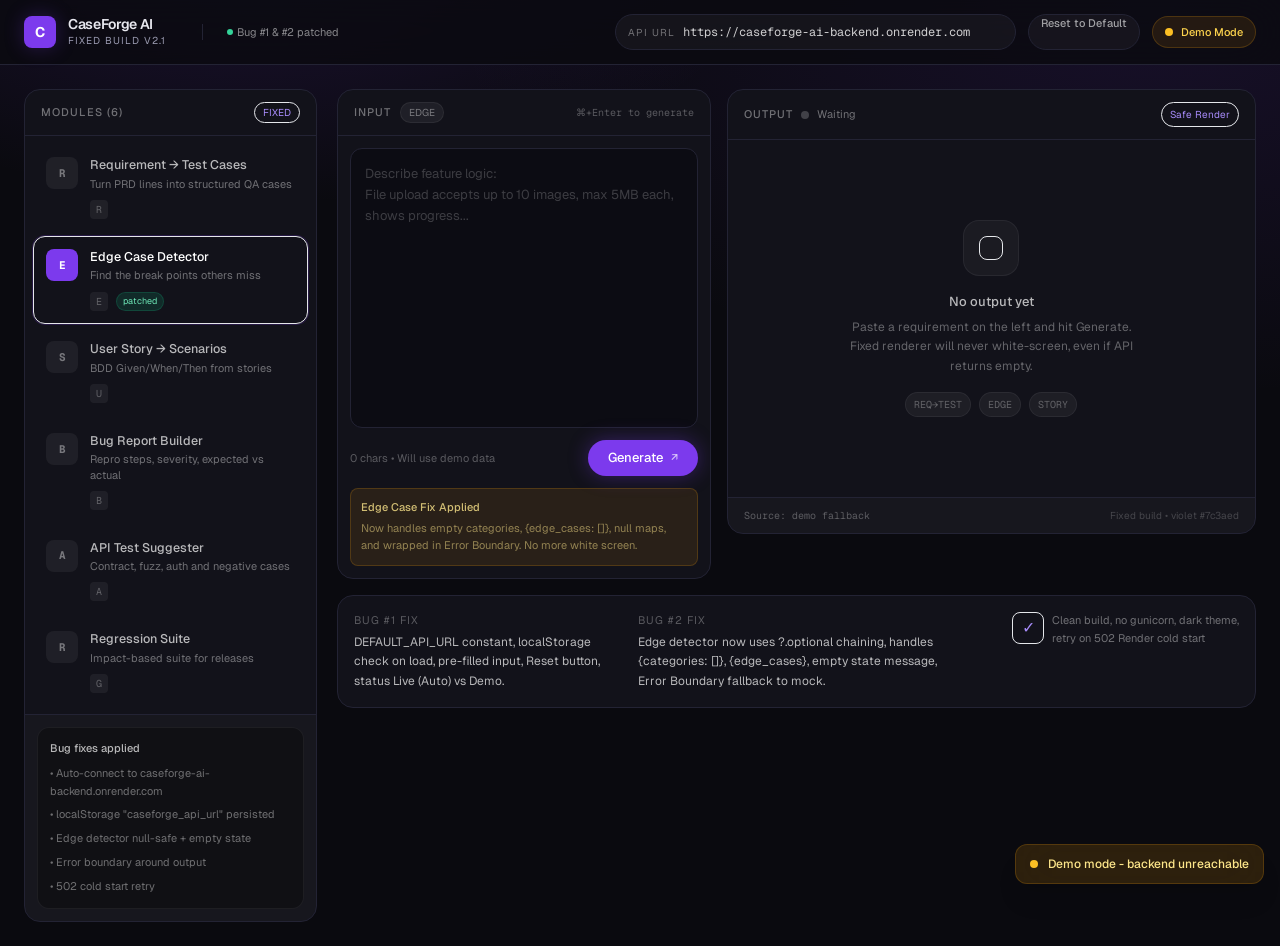
<file: frontend/app/index.html>
<!DOCTYPE html>
<html lang="en">

<head>
  <meta charset="UTF-8">
  <meta name="viewport" content="width=device-width, initial-scale=1">
  <title>Caseforge App</title>
  <style>
    *,
    :after,
    :before {
      --tw-border-spacing-x: 0;
      --tw-border-spacing-y: 0;
      --tw-translate-x: 0;
      --tw-translate-y: 0;
      --tw-rotate: 0;
      --tw-skew-x: 0;
      --tw-skew-y: 0;
      --tw-scale-x: 1;
      --tw-scale-y: 1;
      --tw-pan-x: ;
      --tw-pan-y: ;
      --tw-pinch-zoom: ;
      --tw-scroll-snap-strictness: proximity;
      --tw-gradient-from-position: ;
      --tw-gradient-via-position: ;
      --tw-gradient-to-position: ;
      --tw-ordinal: ;
      --tw-slashed-zero: ;
      --tw-numeric-figure: ;
      --tw-numeric-spacing: ;
      --tw-numeric-fraction: ;
      --tw-ring-inset: ;
      --tw-ring-offset-width: 0px;
      --tw-ring-offset-color: #fff;
      --tw-ring-color: rgba(59, 130, 246, .5);
      --tw-ring-offset-shadow: 0 0 #0000;
      --tw-ring-shadow: 0 0 #0000;
      --tw-shadow: 0 0 #0000;
      --tw-shadow-colored: 0 0 #0000;
      --tw-blur: ;
      --tw-brightness: ;
      --tw-contrast: ;
      --tw-grayscale: ;
      --tw-hue-rotate: ;
      --tw-invert: ;
      --tw-saturate: ;
      --tw-sepia: ;
      --tw-drop-shadow: ;
      --tw-backdrop-blur: ;
      --tw-backdrop-brightness: ;
      --tw-backdrop-contrast: ;
      --tw-backdrop-grayscale: ;
      --tw-backdrop-hue-rotate: ;
      --tw-backdrop-invert: ;
      --tw-backdrop-opacity: ;
      --tw-backdrop-saturate: ;
      --tw-backdrop-sepia: ;
      --tw-contain-size: ;
      --tw-contain-layout: ;
      --tw-contain-paint: ;
      --tw-contain-style:
    }

    ::backdrop {
      --tw-border-spacing-x: 0;
      --tw-border-spacing-y: 0;
      --tw-translate-x: 0;
      --tw-translate-y: 0;
      --tw-rotate: 0;
      --tw-skew-x: 0;
      --tw-skew-y: 0;
      --tw-scale-x: 1;
      --tw-scale-y: 1;
      --tw-pan-x: ;
      --tw-pan-y: ;
      --tw-pinch-zoom: ;
      --tw-scroll-snap-strictness: proximity;
      --tw-gradient-from-position: ;
      --tw-gradient-via-position: ;
      --tw-gradient-to-position: ;
      --tw-ordinal: ;
      --tw-slashed-zero: ;
      --tw-numeric-figure: ;
      --tw-numeric-spacing: ;
      --tw-numeric-fraction: ;
      --tw-ring-inset: ;
      --tw-ring-offset-width: 0px;
      --tw-ring-offset-color: #fff;
      --tw-ring-color: rgba(59, 130, 246, .5);
      --tw-ring-offset-shadow: 0 0 #0000;
      --tw-ring-shadow: 0 0 #0000;
      --tw-shadow: 0 0 #0000;
      --tw-shadow-colored: 0 0 #0000;
      --tw-blur: ;
      --tw-brightness: ;
      --tw-contrast: ;
      --tw-grayscale: ;
      --tw-hue-rotate: ;
      --tw-invert: ;
      --tw-saturate: ;
      --tw-sepia: ;
      --tw-drop-shadow: ;
      --tw-backdrop-blur: ;
      --tw-backdrop-brightness: ;
      --tw-backdrop-contrast: ;
      --tw-backdrop-grayscale: ;
      --tw-backdrop-hue-rotate: ;
      --tw-backdrop-invert: ;
      --tw-backdrop-opacity: ;
      --tw-backdrop-saturate: ;
      --tw-backdrop-sepia: ;
      --tw-contain-size: ;
      --tw-contain-layout: ;
      --tw-contain-paint: ;
      --tw-contain-style:
    }

    /*! tailwindcss v3.4.18 | MIT License | https://tailwindcss.com*/
    *,
    :after,
    :before {
      box-sizing: border-box;
      border: 0 solid #e5e7eb
    }

    :after,
    :before {
      --tw-content: ""
    }

    :host,
    html {
      line-height: 1.5;
      -webkit-text-size-adjust: 100%;
      -moz-tab-size: 4;
      -o-tab-size: 4;
      tab-size: 4;
      font-family: ui-sans-serif, system-ui, sans-serif, Apple Color Emoji, Segoe UI Emoji, Segoe UI Symbol, Noto Color Emoji;
      font-feature-settings: normal;
      font-variation-settings: normal;
      -webkit-tap-highlight-color: transparent
    }

    body {
      line-height: inherit
    }

    hr {
      height: 0;
      color: inherit;
      border-top-width: 1px
    }

    abbr:where([title]) {
      -webkit-text-decoration: underline dotted;
      text-decoration: underline dotted
    }

    h1,
    h2,
    h3,
    h4,
    h5,
    h6 {
      font-size: inherit;
      font-weight: inherit
    }

    a {
      color: inherit;
      text-decoration: inherit
    }

    b,
    strong {
      font-weight: bolder
    }

    code,
    kbd,
    pre,
    samp {
      font-family: ui-monospace, SFMono-Regular, Menlo, Monaco, Consolas, Liberation Mono, Courier New, monospace;
      font-feature-settings: normal;
      font-variation-settings: normal;
      font-size: 1em
    }

    small {
      font-size: 80%
    }

    sub,
    sup {
      font-size: 75%;
      line-height: 0;
      position: relative;
      vertical-align: baseline
    }

    sub {
      bottom: -.25em
    }

    sup {
      top: -.5em
    }

    table {
      text-indent: 0;
      border-color: inherit;
      border-collapse: collapse
    }

    button,
    input,
    optgroup,
    select,
    textarea {
      font-family: inherit;
      font-feature-settings: inherit;
      font-variation-settings: inherit;
      font-size: 100%;
      font-weight: inherit;
      line-height: inherit;
      letter-spacing: inherit;
      color: inherit;
      margin: 0;
      padding: 0
    }

    button,
    select {
      text-transform: none
    }

    button,
    input:where([type=button]),
    input:where([type=reset]),
    input:where([type=submit]) {
      -webkit-appearance: button;
      background-color: transparent;
      background-image: none
    }

    :-moz-focusring {
      outline: auto
    }

    :-moz-ui-invalid {
      box-shadow: none
    }

    progress {
      vertical-align: baseline
    }

    ::-webkit-inner-spin-button,
    ::-webkit-outer-spin-button {
      height: auto
    }

    [type=search] {
      -webkit-appearance: textfield;
      outline-offset: -2px
    }

    ::-webkit-search-decoration {
      -webkit-appearance: none
    }

    ::-webkit-file-upload-button {
      -webkit-appearance: button;
      font: inherit
    }

    summary {
      display: list-item
    }

    blockquote,
    dd,
    dl,
    figure,
    h1,
    h2,
    h3,
    h4,
    h5,
    h6,
    hr,
    p,
    pre {
      margin: 0
    }

    fieldset {
      margin: 0
    }

    fieldset,
    legend {
      padding: 0
    }

    menu,
    ol,
    ul {
      list-style: none;
      margin: 0;
      padding: 0
    }

    dialog {
      padding: 0
    }

    textarea {
      resize: vertical
    }

    input::-moz-placeholder,
    textarea::-moz-placeholder {
      opacity: 1;
      color: #9ca3af
    }

    input::placeholder,
    textarea::placeholder {
      opacity: 1;
      color: #9ca3af
    }

    [role=button],
    button {
      cursor: pointer
    }

    :disabled {
      cursor: default
    }

    audio,
    canvas,
    embed,
    iframe,
    img,
    object,
    svg,
    video {
      display: block;
      vertical-align: middle
    }

    img,
    video {
      max-width: 100%;
      height: auto
    }

    [hidden]:where(:not([hidden=until-found])) {
      display: none
    }

    .pointer-events-none {
      pointer-events: none
    }

    .pointer-events-auto {
      pointer-events: auto
    }

    .static {
      position: static
    }

    .fixed {
      position: fixed
    }

    .sticky {
      position: sticky
    }

    .bottom-4 {
      bottom: 1rem
    }

    .right-4 {
      right: 1rem
    }

    .top-\[var\(--safe-area-inset-top\)\] {
      top: var(--safe-area-inset-top)
    }

    .z-30 {
      z-index: 30
    }

    .z-50 {
      z-index: 50
    }

    .col-span-12 {
      grid-column: span 12/span 12
    }

    .mx-auto {
      margin-left: auto;
      margin-right: auto
    }

    .mb-2 {
      margin-bottom: .5rem
    }

    .mb-4 {
      margin-bottom: 1rem
    }

    .ml-6 {
      margin-left: 1.5rem
    }

    .mt-0\.5 {
      margin-top: .125rem
    }

    .mt-1 {
      margin-top: .25rem
    }

    .mt-1\.5 {
      margin-top: .375rem
    }

    .mt-2 {
      margin-top: .5rem
    }

    .mt-3 {
      margin-top: .75rem
    }

    .mt-4 {
      margin-top: 1rem
    }

    .mt-6 {
      margin-top: 1.5rem
    }

    .line-clamp-2 {
      overflow: hidden;
      display: -webkit-box;
      -webkit-box-orient: vertical;
      -webkit-line-clamp: 2
    }

    .flex {
      display: flex
    }

    .inline-flex {
      display: inline-flex
    }

    .grid {
      display: grid
    }

    .hidden {
      display: none
    }

    .h-1\.5 {
      height: .375rem
    }

    .h-12 {
      height: 3rem
    }

    .h-14 {
      height: 3.5rem
    }

    .h-2 {
      height: .5rem
    }

    .h-20 {
      height: 5rem
    }

    .h-3 {
      height: .75rem
    }

    .h-4 {
      height: 1rem
    }

    .h-6 {
      height: 1.5rem
    }

    .h-7 {
      height: 1.75rem
    }

    .h-8 {
      height: 2rem
    }

    .h-9 {
      height: 2.25rem
    }

    .h-\[64px\] {
      height: 64px
    }

    .h-full {
      height: 100%
    }

    .min-h-\[280px\] {
      min-height: 280px
    }

    .min-h-\[420px\] {
      min-height: 420px
    }

    .min-h-screen {
      min-height: 100vh
    }

    .w-1\.5 {
      width: .375rem
    }

    .w-1\/3 {
      width: 33.333333%
    }

    .w-12 {
      width: 3rem
    }

    .w-14 {
      width: 3.5rem
    }

    .w-2 {
      width: .5rem
    }

    .w-3 {
      width: .75rem
    }

    .w-6 {
      width: 1.5rem
    }

    .w-8 {
      width: 2rem
    }

    .w-\[320px\] {
      width: 320px
    }

    .w-full {
      width: 100%
    }

    .min-w-0 {
      min-width: 0
    }

    .min-w-\[240px\] {
      min-width: 240px
    }

    .max-w-\[1280px\] {
      max-width: 1280px
    }

    .max-w-\[260px\] {
      max-width: 260px
    }

    .max-w-\[300px\] {
      max-width: 300px
    }

    .max-w-\[320px\] {
      max-width: 320px
    }

    .max-w-\[360px\] {
      max-width: 360px
    }

    .flex-1 {
      flex: 1 1 0%
    }

    .shrink-0 {
      flex-shrink: 0
    }

    @keyframes pulse {
      50% {
        opacity: .5
      }
    }

    .animate-pulse {
      animation: pulse 2s cubic-bezier(.4, 0, .6, 1) infinite
    }

    @keyframes spin {
      to {
        transform: rotate(1turn)
      }
    }

    .animate-spin {
      animation: spin 1s linear infinite
    }

    .resize-none {
      resize: none
    }

    .grid-cols-12 {
      grid-template-columns: repeat(12, minmax(0, 1fr))
    }

    .grid-cols-2 {
      grid-template-columns: repeat(2, minmax(0, 1fr))
    }

    .flex-col {
      flex-direction: column
    }

    .items-start {
      align-items: flex-start
    }

    .items-center {
      align-items: center
    }

    .justify-end {
      justify-content: flex-end
    }

    .justify-center {
      justify-content: center
    }

    .justify-between {
      justify-content: space-between
    }

    .gap-1 {
      gap: .25rem
    }

    .gap-2 {
      gap: .5rem
    }

    .gap-2\.5 {
      gap: .625rem
    }

    .gap-3 {
      gap: .75rem
    }

    .gap-4 {
      gap: 1rem
    }

    .gap-5 {
      gap: 1.25rem
    }

    .gap-6 {
      gap: 1.5rem
    }

    .space-y-1>:not([hidden])~:not([hidden]) {
      --tw-space-y-reverse: 0;
      margin-top: calc(.25rem*(1 - var(--tw-space-y-reverse)));
      margin-bottom: calc(.25rem*var(--tw-space-y-reverse))
    }

    .space-y-1\.5>:not([hidden])~:not([hidden]) {
      --tw-space-y-reverse: 0;
      margin-top: calc(.375rem*(1 - var(--tw-space-y-reverse)));
      margin-bottom: calc(.375rem*var(--tw-space-y-reverse))
    }

    .space-y-2>:not([hidden])~:not([hidden]) {
      --tw-space-y-reverse: 0;
      margin-top: calc(.5rem*(1 - var(--tw-space-y-reverse)));
      margin-bottom: calc(.5rem*var(--tw-space-y-reverse))
    }

    .space-y-3>:not([hidden])~:not([hidden]) {
      --tw-space-y-reverse: 0;
      margin-top: calc(.75rem*(1 - var(--tw-space-y-reverse)));
      margin-bottom: calc(.75rem*var(--tw-space-y-reverse))
    }

    .space-y-4>:not([hidden])~:not([hidden]) {
      --tw-space-y-reverse: 0;
      margin-top: calc(1rem*(1 - var(--tw-space-y-reverse)));
      margin-bottom: calc(1rem*var(--tw-space-y-reverse))
    }

    .space-y-5>:not([hidden])~:not([hidden]) {
      --tw-space-y-reverse: 0;
      margin-top: calc(1.25rem*(1 - var(--tw-space-y-reverse)));
      margin-bottom: calc(1.25rem*var(--tw-space-y-reverse))
    }

    .divide-y>:not([hidden])~:not([hidden]) {
      --tw-divide-y-reverse: 0;
      border-top-width: calc(1px*(1 - var(--tw-divide-y-reverse)));
      border-bottom-width: calc(1px*var(--tw-divide-y-reverse))
    }

    .divide-white\/\[0\.04\]>:not([hidden])~:not([hidden]) {
      border-color: hsla(0, 0%, 100%, .04)
    }

    .overflow-auto {
      overflow: auto
    }

    .overflow-hidden,
    .truncate {
      overflow: hidden
    }

    .truncate {
      text-overflow: ellipsis;
      white-space: nowrap
    }

    .whitespace-pre-wrap {
      white-space: pre-wrap
    }

    .rounded {
      border-radius: .25rem
    }

    .rounded-2xl {
      border-radius: 1rem
    }

    .rounded-full {
      border-radius: 9999px
    }

    .rounded-lg {
      border-radius: .5rem
    }

    .rounded-xl {
      border-radius: .75rem
    }

    .border {
      border-width: 1px
    }

    .border-2 {
      border-width: 2px
    }

    .border-b {
      border-bottom-width: 1px
    }

    .border-l {
      border-left-width: 1px
    }

    .border-t {
      border-top-width: 1px
    }

    .border-\[var\(--border\)\] {
      border-color: var(--border)
    }

    .border-amber-500\/20 {
      border-color: rgba(245, 158, 11, .2)
    }

    .border-amber-500\/30 {
      border-color: rgba(245, 158, 11, .3)
    }

    .border-emerald-500\/10 {
      border-color: rgba(16, 185, 129, .1)
    }

    .border-emerald-500\/20 {
      border-color: rgba(16, 185, 129, .2)
    }

    .border-red-500\/10 {
      border-color: rgba(239, 68, 68, .1)
    }

    .border-red-500\/20 {
      border-color: rgba(239, 68, 68, .2)
    }

    .border-transparent {
      border-color: transparent
    }

    .border-white\/30 {
      border-color: hsla(0, 0%, 100%, .3)
    }

    .border-white\/\[0\.04\] {
      border-color: hsla(0, 0%, 100%, .04)
    }

    .border-white\/\[0\.06\] {
      border-color: hsla(0, 0%, 100%, .06)
    }

    .border-white\/\[0\.08\] {
      border-color: hsla(0, 0%, 100%, .08)
    }

    .border-white\/\[0\.12\] {
      border-color: hsla(0, 0%, 100%, .12)
    }

    .border-t-white {
      --tw-border-opacity: 1;
      border-top-color: rgb(255 255 255/var(--tw-border-opacity, 1))
    }

    .bg-\[\#0a0a0f\]\/80 {
      background-color: rgba(10, 10, 15, .8)
    }

    .bg-\[\#0a0a0f\]\/90 {
      background-color: rgba(10, 10, 15, .9)
    }

    .bg-\[\#0c0c13\] {
      --tw-bg-opacity: 1;
      background-color: rgb(12 12 19/var(--tw-bg-opacity, 1))
    }

    .bg-\[var\(--bg\)\] {
      background-color: var(--bg)
    }

    .bg-\[var\(--bg-elev\)\] {
      background-color: var(--bg-elev)
    }

    .bg-\[var\(--violet\)\] {
      background-color: var(--violet)
    }

    .bg-amber-400 {
      --tw-bg-opacity: 1;
      background-color: rgb(251 191 36/var(--tw-bg-opacity, 1))
    }

    .bg-amber-500\/10 {
      background-color: rgba(245, 158, 11, .1)
    }

    .bg-amber-500\/15 {
      background-color: rgba(245, 158, 11, .15)
    }

    .bg-amber-500\/20 {
      background-color: rgba(245, 158, 11, .2)
    }

    .bg-black\/30 {
      background-color: rgba(0, 0, 0, .3)
    }

    .bg-black\/40 {
      background-color: rgba(0, 0, 0, .4)
    }

    .bg-emerald-400 {
      --tw-bg-opacity: 1;
      background-color: rgb(52 211 153/var(--tw-bg-opacity, 1))
    }

    .bg-emerald-500\/10 {
      background-color: rgba(16, 185, 129, .1)
    }

    .bg-emerald-500\/15 {
      background-color: rgba(16, 185, 129, .15)
    }

    .bg-red-500\/10 {
      background-color: rgba(239, 68, 68, .1)
    }

    .bg-red-500\/15 {
      background-color: rgba(239, 68, 68, .15)
    }

    .bg-transparent {
      background-color: transparent
    }

    .bg-white\/20 {
      background-color: hsla(0, 0%, 100%, .2)
    }

    .bg-white\/40 {
      background-color: hsla(0, 0%, 100%, .4)
    }

    .bg-white\/\[0\.02\] {
      background-color: hsla(0, 0%, 100%, .02)
    }

    .bg-white\/\[0\.03\] {
      background-color: hsla(0, 0%, 100%, .03)
    }

    .bg-white\/\[0\.04\] {
      background-color: hsla(0, 0%, 100%, .04)
    }

    .bg-white\/\[0\.05\] {
      background-color: hsla(0, 0%, 100%, .05)
    }

    .bg-white\/\[0\.06\] {
      background-color: hsla(0, 0%, 100%, .06)
    }

    .bg-white\/\[0\.08\] {
      background-color: hsla(0, 0%, 100%, .08)
    }

    .p-2 {
      padding: .5rem
    }

    .p-2\.5 {
      padding: .625rem
    }

    .p-3 {
      padding: .75rem
    }

    .p-3\.5 {
      padding: .875rem
    }

    .p-4 {
      padding: 1rem
    }

    .p-5 {
      padding: 1.25rem
    }

    .p-6 {
      padding: 1.5rem
    }

    .px-1\.5 {
      padding-left: .375rem;
      padding-right: .375rem
    }

    .px-2 {
      padding-left: .5rem;
      padding-right: .5rem
    }

    .px-3 {
      padding-left: .75rem;
      padding-right: .75rem
    }

    .px-3\.5 {
      padding-left: .875rem;
      padding-right: .875rem
    }

    .px-4 {
      padding-left: 1rem;
      padding-right: 1rem
    }

    .px-5 {
      padding-left: 1.25rem;
      padding-right: 1.25rem
    }

    .py-0\.5 {
      padding-top: .125rem;
      padding-bottom: .125rem
    }

    .py-1 {
      padding-top: .25rem;
      padding-bottom: .25rem
    }

    .py-1\.5 {
      padding-top: .375rem;
      padding-bottom: .375rem
    }

    .py-16 {
      padding-top: 4rem;
      padding-bottom: 4rem
    }

    .py-2\.5 {
      padding-top: .625rem;
      padding-bottom: .625rem
    }

    .py-3 {
      padding-top: .75rem;
      padding-bottom: .75rem
    }

    .py-5 {
      padding-top: 1.25rem;
      padding-bottom: 1.25rem
    }

    .pl-6 {
      padding-left: 1.5rem
    }

    .text-left {
      text-align: left
    }

    .text-center {
      text-align: center
    }

    .font-mono {
      font-family: ui-monospace, SFMono-Regular, Menlo, Monaco, Consolas, Liberation Mono, Courier New, monospace
    }

    .text-\[10px\] {
      font-size: 10px
    }

    .text-\[11px\] {
      font-size: 11px
    }

    .text-\[12\.5px\] {
      font-size: 12.5px
    }

    .text-\[12px\] {
      font-size: 12px
    }

    .text-\[13px\] {
      font-size: 13px
    }

    .text-\[14px\] {
      font-size: 14px
    }

    .text-\[15px\] {
      font-size: 15px
    }

    .text-\[9px\] {
      font-size: 9px
    }

    .text-lg {
      font-size: 1.125rem;
      line-height: 1.75rem
    }

    .text-xs {
      font-size: .75rem;
      line-height: 1rem
    }

    .font-bold {
      font-weight: 700
    }

    .font-medium {
      font-weight: 500
    }

    .font-semibold {
      font-weight: 600
    }

    .uppercase {
      text-transform: uppercase
    }

    .leading-\[1\.5\] {
      line-height: 1.5
    }

    .leading-none {
      line-height: 1
    }

    .leading-relaxed {
      line-height: 1.625
    }

    .leading-snug {
      line-height: 1.375
    }

    .leading-tight {
      line-height: 1.25
    }

    .tracking-tight {
      letter-spacing: -.025em
    }

    .tracking-wide {
      letter-spacing: .025em
    }

    .tracking-widest {
      letter-spacing: .1em
    }

    .text-\[var\(--text\)\] {
      color: var(--text)
    }

    .text-\[var\(--text-dim\)\] {
      color: var(--text-dim)
    }

    .text-\[var\(--violet-light\)\] {
      color: var(--violet-light)
    }

    .text-amber-200 {
      --tw-text-opacity: 1;
      color: rgb(253 230 138/var(--tw-text-opacity, 1))
    }

    .text-amber-200\/50 {
      color: hsla(48, 97%, 77%, .5)
    }

    .text-amber-200\/70 {
      color: hsla(48, 97%, 77%, .7)
    }

    .text-amber-200\/80 {
      color: hsla(48, 97%, 77%, .8)
    }

    .text-amber-300 {
      --tw-text-opacity: 1;
      color: rgb(252 211 77/var(--tw-text-opacity, 1))
    }

    .text-amber-400 {
      --tw-text-opacity: 1;
      color: rgb(251 191 36/var(--tw-text-opacity, 1))
    }

    .text-emerald-200 {
      --tw-text-opacity: 1;
      color: rgb(167 243 208/var(--tw-text-opacity, 1))
    }

    .text-emerald-300 {
      --tw-text-opacity: 1;
      color: rgb(110 231 183/var(--tw-text-opacity, 1))
    }

    .text-emerald-300\/60 {
      color: rgba(110, 231, 183, .6)
    }

    .text-emerald-300\/70 {
      color: rgba(110, 231, 183, .7)
    }

    .text-emerald-300\/80 {
      color: rgba(110, 231, 183, .8)
    }

    .text-red-300 {
      --tw-text-opacity: 1;
      color: rgb(252 165 165/var(--tw-text-opacity, 1))
    }

    .text-red-300\/60 {
      color: hsla(0, 94%, 82%, .6)
    }

    .text-white {
      --tw-text-opacity: 1;
      color: rgb(255 255 255/var(--tw-text-opacity, 1))
    }

    .text-white\/20 {
      color: hsla(0, 0%, 100%, .2)
    }

    .text-white\/30 {
      color: hsla(0, 0%, 100%, .3)
    }

    .text-white\/35 {
      color: hsla(0, 0%, 100%, .35)
    }

    .text-white\/40 {
      color: hsla(0, 0%, 100%, .4)
    }

    .text-white\/50 {
      color: hsla(0, 0%, 100%, .5)
    }

    .text-white\/60 {
      color: hsla(0, 0%, 100%, .6)
    }

    .text-white\/70 {
      color: hsla(0, 0%, 100%, .7)
    }

    .text-white\/80 {
      color: hsla(0, 0%, 100%, .8)
    }

    .text-white\/85 {
      color: hsla(0, 0%, 100%, .85)
    }

    .text-white\/90 {
      color: hsla(0, 0%, 100%, .9)
    }

    .opacity-70 {
      opacity: .7
    }

    .shadow-\[0_0_0_1px_rgba\(124\2c 58\2c 237\2c 0\.2\)\] {
      --tw-shadow: 0 0 0 1px rgba(124, 58, 237, .2);
      --tw-shadow-colored: 0 0 0 1px var(--tw-shadow-color);
      box-shadow: var(--tw-ring-offset-shadow, 0 0 #0000), var(--tw-ring-shadow, 0 0 #0000), var(--tw-shadow)
    }

    .shadow-\[0_0_20px_rgba\(124\2c 58\2c 237\2c 0\.35\)\] {
      --tw-shadow: 0 0 20px rgba(124, 58, 237, .35);
      --tw-shadow-colored: 0 0 20px var(--tw-shadow-color);
      box-shadow: var(--tw-ring-offset-shadow, 0 0 #0000), var(--tw-ring-shadow, 0 0 #0000), var(--tw-shadow)
    }

    .shadow-\[0_0_20px_var\(--violet-glow\)\] {
      --tw-shadow: 0 0 20px var(--violet-glow);
      --tw-shadow-colored: 0 0 20px var(--tw-shadow-color)
    }

    .shadow-\[0_0_20px_var\(--violet-glow\)\],
    .shadow-xl {
      box-shadow: var(--tw-ring-offset-shadow, 0 0 #0000), var(--tw-ring-shadow, 0 0 #0000), var(--tw-shadow)
    }

    .shadow-xl {
      --tw-shadow: 0 20px 25px -5px rgba(0, 0, 0, .1), 0 8px 10px -6px rgba(0, 0, 0, .1);
      --tw-shadow-colored: 0 20px 25px -5px var(--tw-shadow-color), 0 8px 10px -6px var(--tw-shadow-color)
    }

    .outline-none {
      outline: 2px solid transparent;
      outline-offset: 2px
    }

    .filter {
      filter: var(--tw-blur) var(--tw-brightness) var(--tw-contrast) var(--tw-grayscale) var(--tw-hue-rotate) var(--tw-invert) var(--tw-saturate) var(--tw-sepia) var(--tw-drop-shadow)
    }

    .backdrop-blur-xl {
      --tw-backdrop-blur: blur(24px);
      backdrop-filter: var(--tw-backdrop-blur) var(--tw-backdrop-brightness) var(--tw-backdrop-contrast) var(--tw-backdrop-grayscale) var(--tw-backdrop-hue-rotate) var(--tw-backdrop-invert) var(--tw-backdrop-opacity) var(--tw-backdrop-saturate) var(--tw-backdrop-sepia)
    }

    .transition-all {
      transition-property: all;
      transition-timing-function: cubic-bezier(.4, 0, .2, 1);
      transition-duration: .15s
    }

    .transition-colors {
      transition-property: color, background-color, border-color, text-decoration-color, fill, stroke;
      transition-timing-function: cubic-bezier(.4, 0, .2, 1);
      transition-duration: .15s
    }

    #root,
    body,
    html {
      min-height: 100%
    }

    body {
      margin: 0;
      font-family: ui-sans-serif, system-ui, -apple-system, BlinkMacSystemFont, Segoe UI, sans-serif
    }

    [role=button]:not([aria-disabled=true]),
    button:not(:disabled),
    label[for],
    select:not(:disabled),
    summary {
      cursor: pointer
    }

    .placeholder\:text-white\/20::-moz-placeholder {
      color: hsla(0, 0%, 100%, .2)
    }

    .placeholder\:text-white\/20::placeholder {
      color: hsla(0, 0%, 100%, .2)
    }

    .hover\:border-white\/\[0\.06\]:hover {
      border-color: hsla(0, 0%, 100%, .06)
    }

    .hover\:bg-\[\#6d28e0\]:hover {
      --tw-bg-opacity: 1;
      background-color: rgb(109 40 224/var(--tw-bg-opacity, 1))
    }

    .hover\:bg-white\/\[0\.02\]:hover {
      background-color: hsla(0, 0%, 100%, .02)
    }

    .hover\:bg-white\/\[0\.04\]:hover {
      background-color: hsla(0, 0%, 100%, .04)
    }

    .hover\:bg-white\/\[0\.08\]:hover {
      background-color: hsla(0, 0%, 100%, .08)
    }

    .hover\:text-white\/90:hover {
      color: hsla(0, 0%, 100%, .9)
    }

    .focus\:ring-2:focus {
      --tw-ring-offset-shadow: var(--tw-ring-inset) 0 0 0 var(--tw-ring-offset-width) var(--tw-ring-offset-color);
      --tw-ring-shadow: var(--tw-ring-inset) 0 0 0 calc(2px + var(--tw-ring-offset-width)) var(--tw-ring-color);
      box-shadow: var(--tw-ring-offset-shadow), var(--tw-ring-shadow), var(--tw-shadow, 0 0 #0000)
    }

    .disabled\:cursor-not-allowed:disabled {
      cursor: not-allowed
    }

    .disabled\:opacity-50:disabled {
      opacity: .5
    }

    @media (min-width:768px) {
      .md\:col-span-3 {
        grid-column: span 3/span 3
      }

      .md\:col-span-9 {
        grid-column: span 9/span 9
      }

      .md\:inline {
        display: inline
      }

      .md\:flex {
        display: flex
      }

      .md\:inline-flex {
        display: inline-flex
      }

      .md\:flex-row {
        flex-direction: row
      }

      .md\:gap-3 {
        gap: .75rem
      }

      .md\:px-6 {
        padding-left: 1.5rem;
        padding-right: 1.5rem
      }

      .md\:py-6 {
        padding-top: 1.5rem;
        padding-bottom: 1.5rem
      }
    }

    @media (min-width:1024px) {
      .lg\:col-span-3 {
        grid-column: span 3/span 3
      }

      .lg\:col-span-5 {
        grid-column: span 5/span 5
      }

      .lg\:col-span-7 {
        grid-column: span 7/span 7
      }

      .lg\:col-span-9 {
        grid-column: span 9/span 9
      }

      .lg\:flex {
        display: flex
      }

      .lg\:hidden {
        display: none
      }
    }
  </style>
</head>

<body>
  <div id="root"></div>

  <script type="module">var ef = Object.create; var { getPrototypeOf: nf, defineProperty: Wl, getOwnPropertyNames: tf } = Object; var rf = Object.prototype.hasOwnProperty; var kn = (e, n, t) => { t = e != null ? ef(nf(e)) : {}; let r = n || !e || !e.__esModule ? Wl(t, "default", { value: e, enumerable: !0 }) : t; for (let l of tf(e)) if (!rf.call(r, l)) Wl(r, l, { get: () => e[l], enumerable: !0 }); return r }; var mr = (e, n) => () => (n || e((n = { exports: {} }).exports, n), n.exports); var lf = (e, n) => { for (var t in n) Wl(e, t, { get: n[t], enumerable: !0, configurable: !0, set: (r) => n[t] = () => r }) }; var of = (e, n) => () => (e && (n = e(e = 0)), n); var gt = mr((Ef) => { var yt = Symbol.for("react.element"), uf = Symbol.for("react.portal"), sf = Symbol.for("react.fragment"), af = Symbol.for("react.strict_mode"), cf = Symbol.for("react.profiler"), ff = Symbol.for("react.provider"), df = Symbol.for("react.context"), pf = Symbol.for("react.forward_ref"), hf = Symbol.for("react.suspense"), mf = Symbol.for("react.memo"), vf = Symbol.for("react.lazy"), ci = Symbol.iterator; function yf(e) { if (e === null || typeof e !== "object") return null; return e = ci && e[ci] || e["@@iterator"], typeof e === "function" ? e : null } var pi = { isMounted: function () { return !1 }, enqueueForceUpdate: function () { }, enqueueReplaceState: function () { }, enqueueSetState: function () { } }, hi = Object.assign, mi = {}; function $n(e, n, t) { this.props = e, this.context = n, this.refs = mi, this.updater = t || pi } $n.prototype.isReactComponent = {}; $n.prototype.setState = function (e, n) { if (typeof e !== "object" && typeof e !== "function" && e != null) throw Error("setState(...): takes an object of state variables to update or a function which returns an object of state variables."); this.updater.enqueueSetState(this, e, n, "setState") }; $n.prototype.forceUpdate = function (e) { this.updater.enqueueForceUpdate(this, e, "forceUpdate") }; function vi() { } vi.prototype = $n.prototype; function Ql(e, n, t) { this.props = e, this.context = n, this.refs = mi, this.updater = t || pi } var Ul = Ql.prototype = new vi; Ul.constructor = Ql; hi(Ul, $n.prototype); Ul.isPureReactComponent = !0; var fi = Array.isArray, yi = Object.prototype.hasOwnProperty, Hl = { current: null }, gi = { key: !0, ref: !0, __self: !0, __source: !0 }; function wi(e, n, t) { var r, l = {}, o = null, u = null; if (n != null) for (r in n.ref !== void 0 && (u = n.ref), n.key !== void 0 && (o = "" + n.key), n) yi.call(n, r) && !gi.hasOwnProperty(r) && (l[r] = n[r]); var i = arguments.length - 2; if (i === 1) l.children = t; else if (1 < i) { for (var s = Array(i), f = 0; f < i; f++)s[f] = arguments[f + 2]; l.children = s } if (e && e.defaultProps) for (r in i = e.defaultProps, i) l[r] === void 0 && (l[r] = i[r]); return { $$typeof: yt, type: e, key: o, ref: u, props: l, _owner: Hl.current } } function gf(e, n) { return { $$typeof: yt, type: e.type, key: n, ref: e.ref, props: e.props, _owner: e._owner } } function Al(e) { return typeof e === "object" && e !== null && e.$$typeof === yt } function wf(e) { var n = { "=": "=0", ":": "=2" }; return "$" + e.replace(/[=:]/g, function (t) { return n[t] }) } var di = /\/+/g; function $l(e, n) { return typeof e === "object" && e !== null && e.key != null ? wf("" + e.key) : n.toString(36) } function yr(e, n, t, r, l) { var o = typeof e; if (o === "undefined" || o === "boolean") e = null; var u = !1; if (e === null) u = !0; else switch (o) { case "string": case "number": u = !0; break; case "object": switch (e.$$typeof) { case yt: case uf: u = !0 } }if (u) return u = e, l = l(u), e = r === "" ? "." + $l(u, 0) : r, fi(l) ? (t = "", e != null && (t = e.replace(di, "$&/") + "/"), yr(l, n, t, "", function (f) { return f })) : l != null && (Al(l) && (l = gf(l, t + (!l.key || u && u.key === l.key ? "" : ("" + l.key).replace(di, "$&/") + "/") + e)), n.push(l)), 1; if (u = 0, r = r === "" ? "." : r + ":", fi(e)) for (var i = 0; i < e.length; i++) { o = e[i]; var s = r + $l(o, i); u += yr(o, n, t, s, l) } else if (s = yf(e), typeof s === "function") for (e = s.call(e), i = 0; !(o = e.next()).done;)o = o.value, s = r + $l(o, i++), u += yr(o, n, t, s, l); else if (o === "object") throw n = String(e), Error("Objects are not valid as a React child (found: " + (n === "[object Object]" ? "object with keys {" + Object.keys(e).join(", ") + "}" : n) + "). If you meant to render a collection of children, use an array instead."); return u } function vr(e, n, t) { if (e == null) return e; var r = [], l = 0; return yr(e, r, "", "", function (o) { return n.call(t, o, l++) }), r } function Sf(e) { if (e._status === -1) { var n = e._result; n = n(), n.then(function (t) { if (e._status === 0 || e._status === -1) e._status = 1, e._result = t }, function (t) { if (e._status === 0 || e._status === -1) e._status = 2, e._result = t }), e._status === -1 && (e._status = 0, e._result = n) } if (e._status === 1) return e._result.default; throw e._result } var se = { current: null }, gr = { transition: null }, kf = { ReactCurrentDispatcher: se, ReactCurrentBatchConfig: gr, ReactCurrentOwner: Hl }; function Si() { throw Error("act(...) is not supported in production builds of React.") } Ef.Children = { map: vr, forEach: function (e, n, t) { vr(e, function () { n.apply(this, arguments) }, t) }, count: function (e) { var n = 0; return vr(e, function () { n++ }), n }, toArray: function (e) { return vr(e, function (n) { return n }) || [] }, only: function (e) { if (!Al(e)) throw Error("React.Children.only expected to receive a single React element child."); return e } }; Ef.Component = $n; Ef.Fragment = sf; Ef.Profiler = cf; Ef.PureComponent = Ql; Ef.StrictMode = af; Ef.Suspense = hf; Ef.__SECRET_INTERNALS_DO_NOT_USE_OR_YOU_WILL_BE_FIRED = kf; Ef.act = Si; Ef.cloneElement = function (e, n, t) { if (e === null || e === void 0) throw Error("React.cloneElement(...): The argument must be a React element, but you passed " + e + "."); var r = hi({}, e.props), l = e.key, o = e.ref, u = e._owner; if (n != null) { if (n.ref !== void 0 && (o = n.ref, u = Hl.current), n.key !== void 0 && (l = "" + n.key), e.type && e.type.defaultProps) var i = e.type.defaultProps; for (s in n) yi.call(n, s) && !gi.hasOwnProperty(s) && (r[s] = n[s] === void 0 && i !== void 0 ? i[s] : n[s]) } var s = arguments.length - 2; if (s === 1) r.children = t; else if (1 < s) { i = Array(s); for (var f = 0; f < s; f++)i[f] = arguments[f + 2]; r.children = i } return { $$typeof: yt, type: e.type, key: l, ref: o, props: r, _owner: u } }; Ef.createContext = function (e) { return e = { $$typeof: df, _currentValue: e, _currentValue2: e, _threadCount: 0, Provider: null, Consumer: null, _defaultValue: null, _globalName: null }, e.Provider = { $$typeof: ff, _context: e }, e.Consumer = e }; Ef.createElement = wi; Ef.createFactory = function (e) { var n = wi.bind(null, e); return n.type = e, n }; Ef.createRef = function () { return { current: null } }; Ef.forwardRef = function (e) { return { $$typeof: pf, render: e } }; Ef.isValidElement = Al; Ef.lazy = function (e) { return { $$typeof: vf, _payload: { _status: -1, _result: e }, _init: Sf } }; Ef.memo = function (e, n) { return { $$typeof: mf, type: e, compare: n === void 0 ? null : n } }; Ef.startTransition = function (e) { var n = gr.transition; gr.transition = {}; try { e() } finally { gr.transition = n } }; Ef.unstable_act = Si; Ef.useCallback = function (e, n) { return se.current.useCallback(e, n) }; Ef.useContext = function (e) { return se.current.useContext(e) }; Ef.useDebugValue = function () { }; Ef.useDeferredValue = function (e) { return se.current.useDeferredValue(e) }; Ef.useEffect = function (e, n) { return se.current.useEffect(e, n) }; Ef.useId = function () { return se.current.useId() }; Ef.useImperativeHandle = function (e, n, t) { return se.current.useImperativeHandle(e, n, t) }; Ef.useInsertionEffect = function (e, n) { return se.current.useInsertionEffect(e, n) }; Ef.useLayoutEffect = function (e, n) { return se.current.useLayoutEffect(e, n) }; Ef.useMemo = function (e, n) { return se.current.useMemo(e, n) }; Ef.useReducer = function (e, n, t) { return se.current.useReducer(e, n, t) }; Ef.useRef = function (e) { return se.current.useRef(e) }; Ef.useState = function (e) { return se.current.useState(e) }; Ef.useSyncExternalStore = function (e, n, t) { return se.current.useSyncExternalStore(e, n, t) }; Ef.useTransition = function () { return se.current.useTransition() }; Ef.version = "18.3.1" }); var zi = mr((ud) => { function Yl(e, n) { var t = e.length; e.push(n); e: for (; 0 < t;) { var r = t - 1 >>> 1, l = e[r]; if (0 < wr(l, n)) e[r] = n, e[t] = l, t = r; else break e } } function Le(e) { return e.length === 0 ? null : e[0] } function Cr(e) { if (e.length === 0) return null; var n = e[0], t = e.pop(); if (t !== n) { e[0] = t; e: for (var r = 0, l = e.length, o = l >>> 1; r < o;) { var u = 2 * (r + 1) - 1, i = e[u], s = u + 1, f = e[s]; if (0 > wr(i, t)) s < l && 0 > wr(f, i) ? (e[r] = f, e[s] = t, r = s) : (e[r] = i, e[u] = t, r = u); else if (s < l && 0 > wr(f, t)) e[r] = f, e[s] = t, r = s; else break e } } return n } function wr(e, n) { var t = e.sortIndex - n.sortIndex; return t !== 0 ? t : e.id - n.id } if (typeof performance === "object" && typeof performance.now === "function") Xl = performance, ud.unstable_now = function () { return Xl.now() }; else Sr = Date, Gl = Sr.now(), ud.unstable_now = function () { return Sr.now() - Gl }; var Xl, Sr, Gl, Ve = [], be = [], od = 1, Ee = null, te = 3, _r = !1, En = !1, St = !1, Ei = typeof setTimeout === "function" ? setTimeout : null, Ci = typeof clearTimeout === "function" ? clearTimeout : null, ki = typeof setImmediate < "u" ? setImmediate : null; typeof navigator < "u" && navigator.scheduling !== void 0 && navigator.scheduling.isInputPending !== void 0 && navigator.scheduling.isInputPending.bind(navigator.scheduling); function Zl(e) { for (var n = Le(be); n !== null;) { if (n.callback === null) Cr(be); else if (n.startTime <= e) Cr(be), n.sortIndex = n.expirationTime, Yl(Ve, n); else break; n = Le(be) } } function ql(e) { if (St = !1, Zl(e), !En) if (Le(Ve) !== null) En = !0, bl(jl); else { var n = Le(be); n !== null && eo(ql, n.startTime - e) } } function jl(e, n) { En = !1, St && (St = !1, Ci(kt), kt = -1), _r = !0; var t = te; try { Zl(n); for (Ee = Le(Ve); Ee !== null && (!(Ee.expirationTime > n) || e && !Pi());) { var r = Ee.callback; if (typeof r === "function") { Ee.callback = null, te = Ee.priorityLevel; var l = r(Ee.expirationTime <= n); n = ud.unstable_now(), typeof l === "function" ? Ee.callback = l : Ee === Le(Ve) && Cr(Ve), Zl(n) } else Cr(Ve); Ee = Le(Ve) } if (Ee !== null) var o = !0; else { var u = Le(be); u !== null && eo(ql, u.startTime - n), o = !1 } return o } finally { Ee = null, te = t, _r = !1 } } var Nr = !1, kr = null, kt = -1, _i = 5, Ni = -1; function Pi() { return ud.unstable_now() - Ni < _i ? !1 : !0 } function Kl() { if (kr !== null) { var e = ud.unstable_now(); Ni = e; var n = !0; try { n = kr(!0, e) } finally { n ? wt() : (Nr = !1, kr = null) } } else Nr = !1 } var wt; if (typeof ki === "function") wt = function () { ki(Kl) }; else if (typeof MessageChannel < "u") Er = new MessageChannel, Jl = Er.port2, Er.port1.onmessage = Kl, wt = function () { Jl.postMessage(null) }; else wt = function () { Ei(Kl, 0) }; var Er, Jl; function bl(e) { kr = e, Nr || (Nr = !0, wt()) } function eo(e, n) { kt = Ei(function () { e(ud.unstable_now()) }, n) } ud.unstable_IdlePriority = 5; ud.unstable_ImmediatePriority = 1; ud.unstable_LowPriority = 4; ud.unstable_NormalPriority = 3; ud.unstable_Profiling = null; ud.unstable_UserBlockingPriority = 2; ud.unstable_cancelCallback = function (e) { e.callback = null }; ud.unstable_continueExecution = function () { En || _r || (En = !0, bl(jl)) }; ud.unstable_forceFrameRate = function (e) { 0 > e || 125 < e ? console.error("forceFrameRate takes a positive int between 0 and 125, forcing frame rates higher than 125 fps is not supported") : _i = 0 < e ? Math.floor(1000 / e) : 5 }; ud.unstable_getCurrentPriorityLevel = function () { return te }; ud.unstable_getFirstCallbackNode = function () { return Le(Ve) }; ud.unstable_next = function (e) { switch (te) { case 1: case 2: case 3: var n = 3; break; default: n = te }var t = te; te = n; try { return e() } finally { te = t } }; ud.unstable_pauseExecution = function () { }; ud.unstable_requestPaint = function () { }; ud.unstable_runWithPriority = function (e, n) { switch (e) { case 1: case 2: case 3: case 4: case 5: break; default: e = 3 }var t = te; te = e; try { return n() } finally { te = t } }; ud.unstable_scheduleCallback = function (e, n, t) { var r = ud.unstable_now(); switch (typeof t === "object" && t !== null ? (t = t.delay, t = typeof t === "number" && 0 < t ? r + t : r) : t = r, e) { case 1: var l = -1; break; case 2: l = 250; break; case 5: l = 1073741823; break; case 4: l = 1e4; break; default: l = 5000 }return l = t + l, e = { id: od++, callback: n, priorityLevel: e, startTime: t, expirationTime: l, sortIndex: -1 }, t > r ? (e.sortIndex = t, Yl(be, e), Le(Ve) === null && e === Le(be) && (St ? (Ci(kt), kt = -1) : St = !0, eo(ql, t - r))) : (e.sortIndex = l, Yl(Ve, e), En || _r || (En = !0, bl(jl))), e }; ud.unstable_shouldYield = Pi; ud.unstable_wrapCallback = function (e) { var n = te; return function () { var t = te; te = n; try { return e.apply(this, arguments) } finally { te = t } } } }); var ii = {}; lf(ii, { version: () => Qc, unstable_renderSubtreeIntoContainer: () => $c, unstable_batchedUpdates: () => Wc, unmountComponentAtNode: () => Bc, render: () => Vc, hydrateRoot: () => Dc, hydrate: () => Fc, flushSync: () => Mc, findDOMNode: () => Oc, createRoot: () => xc, createPortal: () => Ic, __SECRET_INTERNALS_DO_NOT_USE_OR_YOU_WILL_BE_FIRED: () => Rc }); function g(e) { for (var n = "https://reactjs.org/docs/error-decoder.html?invariant=" + e, t = 1; t < arguments.length; t++)n += "&args[]=" + encodeURIComponent(arguments[t]); return "Minified React error #" + e + "; visit " + n + " for the full message or use the non-minified dev environment for full errors and additional helpful warnings." } function Dn(e, n) { st(e, n), st(e + "Capture", n) } function st(e, n) { Yt[e] = n; for (e = 0; e < n.length; e++)Os.add(n[e]) } function Pd(e) { if (Co.call(Li, e)) return !0; if (Co.call(Ti, e)) return !1; if (Nd.test(e)) return Li[e] = !0; return Ti[e] = !0, !1 } function zd(e, n, t, r) { if (t !== null && t.type === 0) return !1; switch (typeof n) { case "function": case "symbol": return !0; case "boolean": if (r) return !1; if (t !== null) return !t.acceptsBooleans; return e = e.toLowerCase().slice(0, 5), e !== "data-" && e !== "aria-"; default: return !1 } } function Td(e, n, t, r) { if (n === null || typeof n > "u" || zd(e, n, t, r)) return !0; if (r) return !1; if (t !== null) switch (t.type) { case 3: return !n; case 4: return n === !1; case 5: return isNaN(n); case 6: return isNaN(n) || 1 > n }return !1 } function fe(e, n, t, r, l, o, u) { this.acceptsBooleans = n === 2 || n === 3 || n === 4, this.attributeName = r, this.attributeNamespace = l, this.mustUseProperty = t, this.propertyName = e, this.type = n, this.sanitizeURL = o, this.removeEmptyString = u } function gu(e) { return e[1].toUpperCase() } function wu(e, n, t, r) { var l = ne.hasOwnProperty(n) ? ne[n] : null; if (l !== null ? l.type !== 0 : r || !(2 < n.length) || n[0] !== "o" && n[0] !== "O" || n[1] !== "n" && n[1] !== "N") Td(n, t, l, r) && (t = null), r || l === null ? Pd(n) && (t === null ? e.removeAttribute(n) : e.setAttribute(n, "" + t)) : l.mustUseProperty ? e[l.propertyName] = t === null ? l.type === 3 ? !1 : "" : t : (n = l.attributeName, r = l.attributeNamespace, t === null ? e.removeAttribute(n) : (l = l.type, t = l === 3 || l === 4 && t === !0 ? "" : "" + t, r ? e.setAttributeNS(r, n, t) : e.setAttribute(n, t))) } function Et(e) { if (e === null || typeof e !== "object") return null; return e = Ri && e[Ri] || e["@@iterator"], typeof e === "function" ? e : null } function Lt(e) {
      if (no === void 0) try { throw Error() } catch (t) { var n = t.stack.trim().match(/\n( *(at )?)/); no = n && n[1] || "" } return `
`+ no + e
    } function ro(e, n) {
      if (!e || to) return ""; to = !0; var t = Error.prepareStackTrace; Error.prepareStackTrace = void 0; try { if (n) if (n = function () { throw Error() }, Object.defineProperty(n.prototype, "props", { set: function () { throw Error() } }), typeof Reflect === "object" && Reflect.construct) { try { Reflect.construct(n, []) } catch (f) { var r = f } Reflect.construct(e, [], n) } else { try { n.call() } catch (f) { r = f } e.call(n.prototype) } else { try { throw Error() } catch (f) { r = f } e() } } catch (f) {
        if (f && r && typeof f.stack === "string") {
          for (var l = f.stack.split(`
`), o = r.stack.split(`
`), u = l.length - 1, i = o.length - 1; 1 <= u && 0 <= i && l[u] !== o[i];)i--; for (; 1 <= u && 0 <= i; u--, i--)if (l[u] !== o[i]) {
            if (u !== 1 || i !== 1) do if (u--, i--, 0 > i || l[u] !== o[i]) {
              var s = `
`+ l[u].replace(" at new ", " at "); return e.displayName && s.includes("<anonymous>") && (s = s.replace("<anonymous>", e.displayName)), s
            } while (1 <= u && 0 <= i); break
          }
        }
      } finally { to = !1, Error.prepareStackTrace = t } return (e = e ? e.displayName || e.name : "") ? Lt(e) : ""
    } function Ld(e) { switch (e.tag) { case 5: return Lt(e.type); case 16: return Lt("Lazy"); case 13: return Lt("Suspense"); case 19: return Lt("SuspenseList"); case 0: case 2: case 15: return e = ro(e.type, !1), e; case 11: return e = ro(e.type.render, !1), e; case 1: return e = ro(e.type, !0), e; default: return "" } } function zo(e) { if (e == null) return null; if (typeof e === "function") return e.displayName || e.name || null; if (typeof e === "string") return e; switch (e) { case Kn: return "Fragment"; case An: return "Portal"; case _o: return "Profiler"; case Su: return "StrictMode"; case No: return "Suspense"; case Po: return "SuspenseList" }if (typeof e === "object") switch (e.$$typeof) { case Fs: return (e.displayName || "Context") + ".Consumer"; case Ms: return (e._context.displayName || "Context") + ".Provider"; case ku: var n = e.render; return e = e.displayName, e || (e = n.displayName || n.name || "", e = e !== "" ? "ForwardRef(" + e + ")" : "ForwardRef"), e; case Eu: return n = e.displayName || null, n !== null ? n : zo(e.type) || "Memo"; case nn: n = e._payload, e = e._init; try { return zo(e(n)) } catch (t) { } }return null } function Rd(e) { var n = e.type; switch (e.tag) { case 24: return "Cache"; case 9: return (n.displayName || "Context") + ".Consumer"; case 10: return (n._context.displayName || "Context") + ".Provider"; case 18: return "DehydratedFragment"; case 11: return e = n.render, e = e.displayName || e.name || "", n.displayName || (e !== "" ? "ForwardRef(" + e + ")" : "ForwardRef"); case 7: return "Fragment"; case 5: return n; case 4: return "Portal"; case 3: return "Root"; case 6: return "Text"; case 16: return zo(n); case 8: return n === Su ? "StrictMode" : "Mode"; case 22: return "Offscreen"; case 12: return "Profiler"; case 21: return "Scope"; case 13: return "Suspense"; case 19: return "SuspenseList"; case 25: return "TracingMarker"; case 1: case 0: case 17: case 2: case 14: case 15: if (typeof n === "function") return n.displayName || n.name || null; if (typeof n === "string") return n }return null } function vn(e) { switch (typeof e) { case "boolean": case "number": case "string": case "undefined": return e; case "object": return e; default: return "" } } function Vs(e) { var n = e.type; return (e = e.nodeName) && e.toLowerCase() === "input" && (n === "checkbox" || n === "radio") } function Id(e) { var n = Vs(e) ? "checked" : "value", t = Object.getOwnPropertyDescriptor(e.constructor.prototype, n), r = "" + e[n]; if (!e.hasOwnProperty(n) && typeof t < "u" && typeof t.get === "function" && typeof t.set === "function") { var { get: l, set: o } = t; return Object.defineProperty(e, n, { configurable: !0, get: function () { return l.call(this) }, set: function (u) { r = "" + u, o.call(this, u) } }), Object.defineProperty(e, n, { enumerable: t.enumerable }), { getValue: function () { return r }, setValue: function (u) { r = "" + u }, stopTracking: function () { e._valueTracker = null, delete e[n] } } } } function zr(e) { e._valueTracker || (e._valueTracker = Id(e)) } function Bs(e) { if (!e) return !1; var n = e._valueTracker; if (!n) return !0; var t = n.getValue(), r = ""; return e && (r = Vs(e) ? e.checked ? "true" : "false" : e.value), e = r, e !== t ? (n.setValue(e), !0) : !1 } function jr(e) { if (e = e || (typeof document < "u" ? document : void 0), typeof e > "u") return null; try { return e.activeElement || e.body } catch (n) { return e.body } } function To(e, n) { var t = n.checked; return U({}, n, { defaultChecked: void 0, defaultValue: void 0, value: void 0, checked: t != null ? t : e._wrapperState.initialChecked }) } function Ii(e, n) { var t = n.defaultValue == null ? "" : n.defaultValue, r = n.checked != null ? n.checked : n.defaultChecked; t = vn(n.value != null ? n.value : t), e._wrapperState = { initialChecked: r, initialValue: t, controlled: n.type === "checkbox" || n.type === "radio" ? n.checked != null : n.value != null } } function Ws(e, n) { n = n.checked, n != null && wu(e, "checked", n, !1) } function Lo(e, n) { Ws(e, n); var t = vn(n.value), r = n.type; if (t != null) if (r === "number") { if (t === 0 && e.value === "" || e.value != t) e.value = "" + t } else e.value !== "" + t && (e.value = "" + t); else if (r === "submit" || r === "reset") { e.removeAttribute("value"); return } n.hasOwnProperty("value") ? Ro(e, n.type, t) : n.hasOwnProperty("defaultValue") && Ro(e, n.type, vn(n.defaultValue)), n.checked == null && n.defaultChecked != null && (e.defaultChecked = !!n.defaultChecked) } function xi(e, n, t) { if (n.hasOwnProperty("value") || n.hasOwnProperty("defaultValue")) { var r = n.type; if (!(r !== "submit" && r !== "reset" || n.value !== void 0 && n.value !== null)) return; n = "" + e._wrapperState.initialValue, t || n === e.value || (e.value = n), e.defaultValue = n } t = e.name, t !== "" && (e.name = ""), e.defaultChecked = !!e._wrapperState.initialChecked, t !== "" && (e.name = t) } function Ro(e, n, t) { if (n !== "number" || jr(e.ownerDocument) !== e) t == null ? e.defaultValue = "" + e._wrapperState.initialValue : e.defaultValue !== "" + t && (e.defaultValue = "" + t) } function tt(e, n, t, r) { if (e = e.options, n) { n = {}; for (var l = 0; l < t.length; l++)n["$" + t[l]] = !0; for (t = 0; t < e.length; t++)l = n.hasOwnProperty("$" + e[t].value), e[t].selected !== l && (e[t].selected = l), l && r && (e[t].defaultSelected = !0) } else { t = "" + vn(t), n = null; for (l = 0; l < e.length; l++) { if (e[l].value === t) { e[l].selected = !0, r && (e[l].defaultSelected = !0); return } n !== null || e[l].disabled || (n = e[l]) } n !== null && (n.selected = !0) } } function Io(e, n) { if (n.dangerouslySetInnerHTML != null) throw Error(g(91)); return U({}, n, { value: void 0, defaultValue: void 0, children: "" + e._wrapperState.initialValue }) } function Oi(e, n) { var t = n.value; if (t == null) { if (t = n.children, n = n.defaultValue, t != null) { if (n != null) throw Error(g(92)); if (Rt(t)) { if (1 < t.length) throw Error(g(93)); t = t[0] } n = t } n == null && (n = ""), t = n } e._wrapperState = { initialValue: vn(t) } } function $s(e, n) { var t = vn(n.value), r = vn(n.defaultValue); t != null && (t = "" + t, t !== e.value && (e.value = t), n.defaultValue == null && e.defaultValue !== t && (e.defaultValue = t)), r != null && (e.defaultValue = "" + r) } function Mi(e) { var n = e.textContent; n === e._wrapperState.initialValue && n !== "" && n !== null && (e.value = n) } function Qs(e) { switch (e) { case "svg": return "http://www.w3.org/2000/svg"; case "math": return "http://www.w3.org/1998/Math/MathML"; default: return "http://www.w3.org/1999/xhtml" } } function xo(e, n) { return e == null || e === "http://www.w3.org/1999/xhtml" ? Qs(n) : e === "http://www.w3.org/2000/svg" && n === "foreignObject" ? "http://www.w3.org/1999/xhtml" : e } function Xt(e, n) { if (n) { var t = e.firstChild; if (t && t === e.lastChild && t.nodeType === 3) { t.nodeValue = n; return } } e.textContent = n } function Hs(e, n, t) { return n == null || typeof n === "boolean" || n === "" ? "" : t || typeof n !== "number" || n === 0 || Vt.hasOwnProperty(e) && Vt[e] ? ("" + n).trim() : n + "px" } function As(e, n) { e = e.style; for (var t in n) if (n.hasOwnProperty(t)) { var r = t.indexOf("--") === 0, l = Hs(t, n[t], r); t === "float" && (t = "cssFloat"), r ? e.setProperty(t, l) : e[t] = l } } function Oo(e, n) { if (n) { if (Od[e] && (n.children != null || n.dangerouslySetInnerHTML != null)) throw Error(g(137, e)); if (n.dangerouslySetInnerHTML != null) { if (n.children != null) throw Error(g(60)); if (typeof n.dangerouslySetInnerHTML !== "object" || !("__html" in n.dangerouslySetInnerHTML)) throw Error(g(61)) } if (n.style != null && typeof n.style !== "object") throw Error(g(62)) } } function Mo(e, n) { if (e.indexOf("-") === -1) return typeof n.is === "string"; switch (e) { case "annotation-xml": case "color-profile": case "font-face": case "font-face-src": case "font-face-uri": case "font-face-format": case "font-face-name": case "missing-glyph": return !1; default: return !0 } } function Cu(e) { return e = e.target || e.srcElement || window, e.correspondingUseElement && (e = e.correspondingUseElement), e.nodeType === 3 ? e.parentNode : e } function Fi(e) { if (e = fr(e)) { if (typeof Do !== "function") throw Error(g(280)); var n = e.stateNode; n && (n = Pl(n), Do(e.stateNode, e.type, n)) } } function Ks(e) { rt ? lt ? lt.push(e) : lt = [e] : rt = e } function Ys() { if (rt) { var e = rt, n = lt; if (lt = rt = null, Fi(e), n) for (e = 0; e < n.length; e++)Fi(n[e]) } } function Xs(e, n) { return e(n) } function Gs() { } function Zs(e, n, t) { if (lo) return e(n, t); lo = !0; try { return Xs(e, n, t) } finally { if (lo = !1, rt !== null || lt !== null) Gs(), Ys() } } function Gt(e, n) { var t = e.stateNode; if (t === null) return null; var r = Pl(t); if (r === null) return null; t = r[n]; e: switch (n) { case "onClick": case "onClickCapture": case "onDoubleClick": case "onDoubleClickCapture": case "onMouseDown": case "onMouseDownCapture": case "onMouseMove": case "onMouseMoveCapture": case "onMouseUp": case "onMouseUpCapture": case "onMouseEnter": (r = !r.disabled) || (e = e.type, r = !(e === "button" || e === "input" || e === "select" || e === "textarea")), e = !r; break e; default: e = !1 }if (e) return null; if (t && typeof t !== "function") throw Error(g(231, n, typeof t)); return t } function Md(e, n, t, r, l, o, u, i, s) { var f = Array.prototype.slice.call(arguments, 3); try { n.apply(t, f) } catch (h) { this.onError(h) } } function Dd(e, n, t, r, l, o, u, i, s) { Bt = !1, br = null, Md.apply(Fd, arguments) } function Vd(e, n, t, r, l, o, u, i, s) { if (Dd.apply(this, arguments), Bt) { if (Bt) { var f = br; Bt = !1, br = null } else throw Error(g(198)); el || (el = !0, Bo = f) } } function Vn(e) { var n = e, t = e; if (e.alternate) for (; n.return;)n = n.return; else { e = n; do n = e, (n.flags & 4098) !== 0 && (t = n.return), e = n.return; while (e) } return n.tag === 3 ? t : null } function Js(e) { if (e.tag === 13) { var n = e.memoizedState; if (n === null && (e = e.alternate, e !== null && (n = e.memoizedState)), n !== null) return n.dehydrated } return null } function Di(e) { if (Vn(e) !== e) throw Error(g(188)) } function Bd(e) { var n = e.alternate; if (!n) { if (n = Vn(e), n === null) throw Error(g(188)); return n !== e ? null : e } for (var t = e, r = n; ;) { var l = t.return; if (l === null) break; var o = l.alternate; if (o === null) { if (r = l.return, r !== null) { t = r; continue } break } if (l.child === o.child) { for (o = l.child; o;) { if (o === t) return Di(l), e; if (o === r) return Di(l), n; o = o.sibling } throw Error(g(188)) } if (t.return !== r.return) t = l, r = o; else { for (var u = !1, i = l.child; i;) { if (i === t) { u = !0, t = l, r = o; break } if (i === r) { u = !0, r = l, t = o; break } i = i.sibling } if (!u) { for (i = o.child; i;) { if (i === t) { u = !0, t = o, r = l; break } if (i === r) { u = !0, r = o, t = l; break } i = i.sibling } if (!u) throw Error(g(189)) } } if (t.alternate !== r) throw Error(g(190)) } if (t.tag !== 3) throw Error(g(188)); return t.stateNode.current === t ? e : n } function qs(e) { return e = Bd(e), e !== null ? js(e) : null } function js(e) { if (e.tag === 5 || e.tag === 6) return e; for (e = e.child; e !== null;) { var n = js(e); if (n !== null) return n; e = e.sibling } return null } function Hd(e) { if (Qe && typeof Qe.onCommitFiberRoot === "function") try { Qe.onCommitFiberRoot(El, e, void 0, (e.current.flags & 128) === 128) } catch (n) { } } function Yd(e) { return e >>>= 0, e === 0 ? 32 : 31 - (Ad(e) / Kd | 0) | 0 } function It(e) { switch (e & -e) { case 1: return 1; case 2: return 2; case 4: return 4; case 8: return 8; case 16: return 16; case 32: return 32; case 64: case 128: case 256: case 512: case 1024: case 2048: case 4096: case 8192: case 16384: case 32768: case 65536: case 131072: case 262144: case 524288: case 1048576: case 2097152: return e & 4194240; case 4194304: case 8388608: case 16777216: case 33554432: case 67108864: return e & 130023424; case 134217728: return 134217728; case 268435456: return 268435456; case 536870912: return 536870912; case 1073741824: return 1073741824; default: return e } } function tl(e, n) { var t = e.pendingLanes; if (t === 0) return 0; var r = 0, l = e.suspendedLanes, o = e.pingedLanes, u = t & 268435455; if (u !== 0) { var i = u & ~l; i !== 0 ? r = It(i) : (o &= u, o !== 0 && (r = It(o))) } else u = t & ~l, u !== 0 ? r = It(u) : o !== 0 && (r = It(o)); if (r === 0) return 0; if (n !== 0 && n !== r && (n & l) === 0 && (l = r & -r, o = n & -n, l >= o || l === 16 && (o & 4194240) !== 0)) return n; if ((r & 4) !== 0 && (r |= t & 16), n = e.entangledLanes, n !== 0) for (e = e.entanglements, n &= r; 0 < n;)t = 31 - Me(n), l = 1 << t, r |= e[t], n &= ~l; return r } function Xd(e, n) { switch (e) { case 1: case 2: case 4: return n + 250; case 8: case 16: case 32: case 64: case 128: case 256: case 512: case 1024: case 2048: case 4096: case 8192: case 16384: case 32768: case 65536: case 131072: case 262144: case 524288: case 1048576: case 2097152: return n + 5000; case 4194304: case 8388608: case 16777216: case 33554432: case 67108864: return -1; case 134217728: case 268435456: case 536870912: case 1073741824: return -1; default: return -1 } } function Gd(e, n) { for (var { suspendedLanes: t, pingedLanes: r, expirationTimes: l, pendingLanes: o } = e; 0 < o;) { var u = 31 - Me(o), i = 1 << u, s = l[u]; if (s === -1) { if ((i & t) === 0 || (i & r) !== 0) l[u] = Xd(i, n) } else s <= n && (e.expiredLanes |= i); o &= ~i } } function Wo(e) { return e = e.pendingLanes & -1073741825, e !== 0 ? e : e & 1073741824 ? 1073741824 : 0 } function ta() { var e = Lr; return Lr <<= 1, (Lr & 4194240) === 0 && (Lr = 64), e } function oo(e) { for (var n = [], t = 0; 31 > t; t++)n.push(e); return n } function ar(e, n, t) { e.pendingLanes |= n, n !== 536870912 && (e.suspendedLanes = 0, e.pingedLanes = 0), e = e.eventTimes, n = 31 - Me(n), e[n] = t } function Zd(e, n) { var t = e.pendingLanes & ~n; e.pendingLanes = n, e.suspendedLanes = 0, e.pingedLanes = 0, e.expiredLanes &= n, e.mutableReadLanes &= n, e.entangledLanes &= n, n = e.entanglements; var r = e.eventTimes; for (e = e.expirationTimes; 0 < t;) { var l = 31 - Me(t), o = 1 << l; n[l] = 0, r[l] = -1, e[l] = -1, t &= ~o } } function Nu(e, n) { var t = e.entangledLanes |= n; for (e = e.entanglements; t;) { var r = 31 - Me(t), l = 1 << r; l & n | e[r] & n && (e[r] |= n), t &= ~l } } function ra(e) { return e &= -e, 1 < e ? 4 < e ? (e & 268435455) !== 0 ? 16 : 536870912 : 4 : 1 } function Bi(e, n) { switch (e) { case "focusin": case "focusout": sn = null; break; case "dragenter": case "dragleave": an = null; break; case "mouseover": case "mouseout": cn = null; break; case "pointerover": case "pointerout": Zt.delete(n.pointerId); break; case "gotpointercapture": case "lostpointercapture": Jt.delete(n.pointerId) } } function Ct(e, n, t, r, l, o) { if (e === null || e.nativeEvent !== o) return e = { blockedOn: n, domEventName: t, eventSystemFlags: r, nativeEvent: o, targetContainers: [l] }, n !== null && (n = fr(n), n !== null && Pu(n)), e; return e.eventSystemFlags |= r, n = e.targetContainers, l !== null && n.indexOf(l) === -1 && n.push(l), e } function qd(e, n, t, r, l) { switch (n) { case "focusin": return sn = Ct(sn, e, n, t, r, l), !0; case "dragenter": return an = Ct(an, e, n, t, r, l), !0; case "mouseover": return cn = Ct(cn, e, n, t, r, l), !0; case "pointerover": var o = l.pointerId; return Zt.set(o, Ct(Zt.get(o) || null, e, n, t, r, l)), !0; case "gotpointercapture": return o = l.pointerId, Jt.set(o, Ct(Jt.get(o) || null, e, n, t, r, l)), !0 }return !1 } function sa(e) { var n = Pn(e.target); if (n !== null) { var t = Vn(n); if (t !== null) { if (n = t.tag, n === 13) { if (n = Js(t), n !== null) { e.blockedOn = n, ia(e.priority, function () { oa(t) }); return } } else if (n === 3 && t.stateNode.current.memoizedState.isDehydrated) { e.blockedOn = t.tag === 3 ? t.stateNode.containerInfo : null; return } } } e.blockedOn = null } function Qr(e) { if (e.blockedOn !== null) return !1; for (var n = e.targetContainers; 0 < n.length;) { var t = Qo(e.domEventName, e.eventSystemFlags, n[0], e.nativeEvent); if (t === null) { t = e.nativeEvent; var r = new t.constructor(t.type, t); Fo = r, t.target.dispatchEvent(r), Fo = null } else return n = fr(t), n !== null && Pu(n), e.blockedOn = t, !1; n.shift() } return !0 } function Wi(e, n, t) { Qr(e) && t.delete(n) } function jd() { $o = !1, sn !== null && Qr(sn) && (sn = null), an !== null && Qr(an) && (an = null), cn !== null && Qr(cn) && (cn = null), Zt.forEach(Wi), Jt.forEach(Wi) } function _t(e, n) { e.blockedOn === n && (e.blockedOn = null, $o || ($o = !0, W.unstable_scheduleCallback(W.unstable_NormalPriority, jd))) } function qt(e) { function n(l) { return _t(l, e) } if (0 < Ir.length) { _t(Ir[0], e); for (var t = 1; t < Ir.length; t++) { var r = Ir[t]; r.blockedOn === e && (r.blockedOn = null) } } sn !== null && _t(sn, e), an !== null && _t(an, e), cn !== null && _t(cn, e), Zt.forEach(n), Jt.forEach(n); for (t = 0; t < rn.length; t++)r = rn[t], r.blockedOn === e && (r.blockedOn = null); for (; 0 < rn.length && (t = rn[0], t.blockedOn === null);)sa(t), t.blockedOn === null && rn.shift() } function bd(e, n, t, r) { var l = O, o = ot.transition; ot.transition = null; try { O = 1, zu(e, n, t, r) } finally { O = l, ot.transition = o } } function ep(e, n, t, r) { var l = O, o = ot.transition; ot.transition = null; try { O = 4, zu(e, n, t, r) } finally { O = l, ot.transition = o } } function zu(e, n, t, r) { if (rl) { var l = Qo(e, n, t, r); if (l === null) fo(e, n, r, ll, t), Bi(e, r); else if (qd(l, e, n, t, r)) r.stopPropagation(); else if (Bi(e, r), n & 4 && -1 < Jd.indexOf(e)) { for (; l !== null;) { var o = fr(l); if (o !== null && la(o), o = Qo(e, n, t, r), o === null && fo(e, n, r, ll, t), o === l) break; l = o } l !== null && r.stopPropagation() } else fo(e, n, r, null, t) } } function Qo(e, n, t, r) { if (ll = null, e = Cu(r), e = Pn(e), e !== null) if (n = Vn(e), n === null) e = null; else if (t = n.tag, t === 13) { if (e = Js(n), e !== null) return e; e = null } else if (t === 3) { if (n.stateNode.current.memoizedState.isDehydrated) return n.tag === 3 ? n.stateNode.containerInfo : null; e = null } else n !== e && (e = null); return ll = e, null } function aa(e) { switch (e) { case "cancel": case "click": case "close": case "contextmenu": case "copy": case "cut": case "auxclick": case "dblclick": case "dragend": case "dragstart": case "drop": case "focusin": case "focusout": case "input": case "invalid": case "keydown": case "keypress": case "keyup": case "mousedown": case "mouseup": case "paste": case "pause": case "play": case "pointercancel": case "pointerdown": case "pointerup": case "ratechange": case "reset": case "resize": case "seeked": case "submit": case "touchcancel": case "touchend": case "touchstart": case "volumechange": case "change": case "selectionchange": case "textInput": case "compositionstart": case "compositionend": case "compositionupdate": case "beforeblur": case "afterblur": case "beforeinput": case "blur": case "fullscreenchange": case "focus": case "hashchange": case "popstate": case "select": case "selectstart": return 1; case "drag": case "dragenter": case "dragexit": case "dragleave": case "dragover": case "mousemove": case "mouseout": case "mouseover": case "pointermove": case "pointerout": case "pointerover": case "scroll": case "toggle": case "touchmove": case "wheel": case "mouseenter": case "mouseleave": case "pointerenter": case "pointerleave": return 4; case "message": switch (Qd()) { case _u: return 1; case ea: return 4; case nl: case Ud: return 16; case na: return 536870912; default: return 16 }default: return 16 } } function ca() { if (Ur) return Ur; var e, n = Tu, t = n.length, r, l = "value" in on ? on.value : on.textContent, o = l.length; for (e = 0; e < t && n[e] === l[e]; e++); var u = t - e; for (r = 1; r <= u && n[t - r] === l[o - r]; r++); return Ur = l.slice(e, 1 < r ? 1 - r : void 0) } function Hr(e) { var n = e.keyCode; return "charCode" in e ? (e = e.charCode, e === 0 && n === 13 && (e = 13)) : e = n, e === 10 && (e = 13), 32 <= e || e === 13 ? e : 0 } function xr() { return !0 } function $i() { return !1 } function Se(e) { function n(t, r, l, o, u) { this._reactName = t, this._targetInst = l, this.type = r, this.nativeEvent = o, this.target = u, this.currentTarget = null; for (var i in e) e.hasOwnProperty(i) && (t = e[i], this[i] = t ? t(o) : o[i]); return this.isDefaultPrevented = (o.defaultPrevented != null ? o.defaultPrevented : o.returnValue === !1) ? xr : $i, this.isPropagationStopped = $i, this } return U(n.prototype, { preventDefault: function () { this.defaultPrevented = !0; var t = this.nativeEvent; t && (t.preventDefault ? t.preventDefault() : typeof t.returnValue !== "unknown" && (t.returnValue = !1), this.isDefaultPrevented = xr) }, stopPropagation: function () { var t = this.nativeEvent; t && (t.stopPropagation ? t.stopPropagation() : typeof t.cancelBubble !== "unknown" && (t.cancelBubble = !0), this.isPropagationStopped = xr) }, persist: function () { }, isPersistent: xr }), n } function pp(e) { var n = this.nativeEvent; return n.getModifierState ? n.getModifierState(e) : (e = dp[e]) ? !!n[e] : !1 } function Ru() { return pp } function da(e, n) { switch (e) { case "keyup": return Cp.indexOf(n.keyCode) !== -1; case "keydown": return n.keyCode !== 229; case "keypress": case "mousedown": case "focusout": return !0; default: return !1 } } function pa(e) { return e = e.detail, typeof e === "object" && "data" in e ? e.data : null } function Np(e, n) { switch (e) { case "compositionend": return pa(n); case "keypress": if (n.which !== 32) return null; return Ki = !0, Ai; case "textInput": return e = n.data, e === Ai && Ki ? null : e; default: return null } } function Pp(e, n) { if (Yn) return e === "compositionend" || !Iu && da(e, n) ? (e = ca(), Ur = Tu = on = null, Yn = !1, e) : null; switch (e) { case "paste": return null; case "keypress": if (!(n.ctrlKey || n.altKey || n.metaKey) || n.ctrlKey && n.altKey) { if (n.char && 1 < n.char.length) return n.char; if (n.which) return String.fromCharCode(n.which) } return null; case "compositionend": return fa && n.locale !== "ko" ? null : n.data; default: return null } } function Yi(e) { var n = e && e.nodeName && e.nodeName.toLowerCase(); return n === "input" ? !!zp[e.type] : n === "textarea" ? !0 : !1 } function ha(e, n, t, r) { Ks(r), n = ol(n, "onChange"), 0 < n.length && (t = new Lu("onChange", "change", null, t, r), e.push({ event: t, listeners: n })) } function Tp(e) { Na(e, 0) } function _l(e) { var n = Zn(e); if (Bs(n)) return e } function Lp(e, n) { if (e === "change") return n } function Xi() { $t && ($t.detachEvent("onpropertychange", va), jt = $t = null) } function va(e) { if (e.propertyName === "value" && _l(jt)) { var n = []; ha(n, jt, e, Cu(e)), Zs(Tp, n) } } function Rp(e, n, t) { e === "focusin" ? (Xi(), $t = n, jt = t, $t.attachEvent("onpropertychange", va)) : e === "focusout" && Xi() } function Ip(e) { if (e === "selectionchange" || e === "keyup" || e === "keydown") return _l(jt) } function xp(e, n) { if (e === "click") return _l(n) } function Op(e, n) { if (e === "input" || e === "change") return _l(n) } function Mp(e, n) { return e === n && (e !== 0 || 1 / e === 1 / n) || e !== e && n !== n } function bt(e, n) { if (De(e, n)) return !0; if (typeof e !== "object" || e === null || typeof n !== "object" || n === null) return !1; var t = Object.keys(e), r = Object.keys(n); if (t.length !== r.length) return !1; for (r = 0; r < t.length; r++) { var l = t[r]; if (!Co.call(n, l) || !De(e[l], n[l])) return !1 } return !0 } function Gi(e) { for (; e && e.firstChild;)e = e.firstChild; return e } function Zi(e, n) { var t = Gi(e); e = 0; for (var r; t;) { if (t.nodeType === 3) { if (r = e + t.textContent.length, e <= n && r >= n) return { node: t, offset: n - e }; e = r } e: { for (; t;) { if (t.nextSibling) { t = t.nextSibling; break e } t = t.parentNode } t = void 0 } t = Gi(t) } } function ya(e, n) { return e && n ? e === n ? !0 : e && e.nodeType === 3 ? !1 : n && n.nodeType === 3 ? ya(e, n.parentNode) : ("contains" in e) ? e.contains(n) : e.compareDocumentPosition ? !!(e.compareDocumentPosition(n) & 16) : !1 : !1 } function ga() { for (var e = window, n = jr(); n instanceof e.HTMLIFrameElement;) { try { var t = typeof n.contentWindow.location.href === "string" } catch (r) { t = !1 } if (t) e = n.contentWindow; else break; n = jr(e.document) } return n } function xu(e) { var n = e && e.nodeName && e.nodeName.toLowerCase(); return n && (n === "input" && (e.type === "text" || e.type === "search" || e.type === "tel" || e.type === "url" || e.type === "password") || n === "textarea" || e.contentEditable === "true") } function Fp(e) { var n = ga(), t = e.focusedElem, r = e.selectionRange; if (n !== t && t && t.ownerDocument && ya(t.ownerDocument.documentElement, t)) { if (r !== null && xu(t)) { if (n = r.start, e = r.end, e === void 0 && (e = n), "selectionStart" in t) t.selectionStart = n, t.selectionEnd = Math.min(e, t.value.length); else if (e = (n = t.ownerDocument || document) && n.defaultView || window, e.getSelection) { e = e.getSelection(); var l = t.textContent.length, o = Math.min(r.start, l); r = r.end === void 0 ? o : Math.min(r.end, l), !e.extend && o > r && (l = r, r = o, o = l), l = Zi(t, o); var u = Zi(t, r); l && u && (e.rangeCount !== 1 || e.anchorNode !== l.node || e.anchorOffset !== l.offset || e.focusNode !== u.node || e.focusOffset !== u.offset) && (n = n.createRange(), n.setStart(l.node, l.offset), e.removeAllRanges(), o > r ? (e.addRange(n), e.extend(u.node, u.offset)) : (n.setEnd(u.node, u.offset), e.addRange(n))) } } n = []; for (e = t; e = e.parentNode;)e.nodeType === 1 && n.push({ element: e, left: e.scrollLeft, top: e.scrollTop }); typeof t.focus === "function" && t.focus(); for (t = 0; t < n.length; t++)e = n[t], e.element.scrollLeft = e.left, e.element.scrollTop = e.top } } function Ji(e, n, t) { var r = t.window === t ? t.document : t.nodeType === 9 ? t : t.ownerDocument; Ho || Xn == null || Xn !== jr(r) || (r = Xn, ("selectionStart" in r) && xu(r) ? r = { start: r.selectionStart, end: r.selectionEnd } : (r = (r.ownerDocument && r.ownerDocument.defaultView || window).getSelection(), r = { anchorNode: r.anchorNode, anchorOffset: r.anchorOffset, focusNode: r.focusNode, focusOffset: r.focusOffset }), Qt && bt(Qt, r) || (Qt = r, r = ol(Uo, "onSelect"), 0 < r.length && (n = new Lu("onSelect", "select", null, n, t), e.push({ event: n, listeners: r }), n.target = Xn))) } function Or(e, n) { var t = {}; return t[e.toLowerCase()] = n.toLowerCase(), t["Webkit" + e] = "webkit" + n, t["Moz" + e] = "moz" + n, t } function Nl(e) { if (ao[e]) return ao[e]; if (!Gn[e]) return e; var n = Gn[e], t; for (t in n) if (n.hasOwnProperty(t) && t in wa) return ao[e] = n[t]; return e } function gn(e, n) { _a.set(e, n), Dn(n, [e]) } function ji(e, n, t) { var r = e.type || "unknown-event"; e.currentTarget = t, Vd(r, n, void 0, e), e.currentTarget = null } function Na(e, n) { n = (n & 4) !== 0; for (var t = 0; t < e.length; t++) { var r = e[t], l = r.event; r = r.listeners; e: { var o = void 0; if (n) for (var u = r.length - 1; 0 <= u; u--) { var i = r[u], s = i.instance, f = i.currentTarget; if (i = i.listener, s !== o && l.isPropagationStopped()) break e; ji(l, i, f), o = s } else for (u = 0; u < r.length; u++) { if (i = r[u], s = i.instance, f = i.currentTarget, i = i.listener, s !== o && l.isPropagationStopped()) break e; ji(l, i, f), o = s } } } if (el) throw e = Bo, el = !1, Bo = null, e } function D(e, n) { var t = n[Jo]; t === void 0 && (t = n[Jo] = new Set); var r = e + "__bubble"; t.has(r) || (Pa(n, e, 2, !1), t.add(r)) } function co(e, n, t) { var r = 0; n && (r |= 4), Pa(t, e, r, n) } function er(e) { if (!e[Mr]) { e[Mr] = !0, Os.forEach(function (t) { t !== "selectionchange" && (Vp.has(t) || co(t, !1, e), co(t, !0, e)) }); var n = e.nodeType === 9 ? e : e.ownerDocument; n === null || n[Mr] || (n[Mr] = !0, co("selectionchange", !1, n)) } } function Pa(e, n, t, r) { switch (aa(n)) { case 1: var l = bd; break; case 4: l = ep; break; default: l = zu }t = l.bind(null, n, t, e), l = void 0, !Vo || n !== "touchstart" && n !== "touchmove" && n !== "wheel" || (l = !0), r ? l !== void 0 ? e.addEventListener(n, t, { capture: !0, passive: l }) : e.addEventListener(n, t, !0) : l !== void 0 ? e.addEventListener(n, t, { passive: l }) : e.addEventListener(n, t, !1) } function fo(e, n, t, r, l) { var o = r; if ((n & 1) === 0 && (n & 2) === 0 && r !== null) e: for (; ;) { if (r === null) return; var u = r.tag; if (u === 3 || u === 4) { var i = r.stateNode.containerInfo; if (i === l || i.nodeType === 8 && i.parentNode === l) break; if (u === 4) for (u = r.return; u !== null;) { var s = u.tag; if (s === 3 || s === 4) { if (s = u.stateNode.containerInfo, s === l || s.nodeType === 8 && s.parentNode === l) return } u = u.return } for (; i !== null;) { if (u = Pn(i), u === null) return; if (s = u.tag, s === 5 || s === 6) { r = o = u; continue e } i = i.parentNode } } r = r.return } Zs(function () { var f = o, h = Cu(t), v = []; e: { var m = _a.get(e); if (m !== void 0) { var E = Lu, C = e; switch (e) { case "keypress": if (Hr(t) === 0) break e; case "keydown": case "keyup": E = mp; break; case "focusin": C = "focus", E = so; break; case "focusout": C = "blur", E = so; break; case "beforeblur": case "afterblur": E = so; break; case "click": if (t.button === 2) break e; case "auxclick": case "dblclick": case "mousedown": case "mousemove": case "mouseup": case "mouseout": case "mouseover": case "contextmenu": E = Qi; break; case "drag": case "dragend": case "dragenter": case "dragexit": case "dragleave": case "dragover": case "dragstart": case "drop": E = rp; break; case "touchcancel": case "touchend": case "touchmove": case "touchstart": E = gp; break; case Sa: case ka: case Ea: E = up; break; case Ca: E = Sp; break; case "scroll": E = np; break; case "wheel": E = Ep; break; case "copy": case "cut": case "paste": E = sp; break; case "gotpointercapture": case "lostpointercapture": case "pointercancel": case "pointerdown": case "pointermove": case "pointerout": case "pointerover": case "pointerup": E = Hi }var N = (n & 4) !== 0, F = !N && e === "scroll", c = N ? m !== null ? m + "Capture" : null : m; N = []; for (var a = f, d; a !== null;) { d = a; var w = d.stateNode; if (d.tag === 5 && w !== null && (d = w, c !== null && (w = Gt(a, c), w != null && N.push(nr(a, w, d)))), F) break; a = a.return } 0 < N.length && (m = new E(m, C, null, t, h), v.push({ event: m, listeners: N })) } } if ((n & 7) === 0) { e: { if (m = e === "mouseover" || e === "pointerover", E = e === "mouseout" || e === "pointerout", m && t !== Fo && (C = t.relatedTarget || t.fromElement) && (Pn(C) || C[Ze])) break e; if (E || m) { if (m = h.window === h ? h : (m = h.ownerDocument) ? m.defaultView || m.parentWindow : window, E) { if (C = t.relatedTarget || t.toElement, E = f, C = C ? Pn(C) : null, C !== null && (F = Vn(C), C !== F || C.tag !== 5 && C.tag !== 6)) C = null } else E = null, C = f; if (E !== C) { if (N = Qi, w = "onMouseLeave", c = "onMouseEnter", a = "mouse", e === "pointerout" || e === "pointerover") N = Hi, w = "onPointerLeave", c = "onPointerEnter", a = "pointer"; if (F = E == null ? m : Zn(E), d = C == null ? m : Zn(C), m = new N(w, a + "leave", E, t, h), m.target = F, m.relatedTarget = d, w = null, Pn(h) === f && (N = new N(c, a + "enter", C, t, h), N.target = d, N.relatedTarget = F, w = N), F = w, E && C) n: { N = E, c = C, a = 0; for (d = N; d; d = Un(d))a++; d = 0; for (w = c; w; w = Un(w))d++; for (; 0 < a - d;)N = Un(N), a--; for (; 0 < d - a;)c = Un(c), d--; for (; a--;) { if (N === c || c !== null && N === c.alternate) break n; N = Un(N), c = Un(c) } N = null } else N = null; E !== null && bi(v, m, E, N, !1), C !== null && F !== null && bi(v, F, C, N, !0) } } } e: { if (m = f ? Zn(f) : window, E = m.nodeName && m.nodeName.toLowerCase(), E === "select" || E === "input" && m.type === "file") var P = Lp; else if (Yi(m)) if (ma) P = Op; else { P = Ip; var z = Rp } else (E = m.nodeName) && E.toLowerCase() === "input" && (m.type === "checkbox" || m.type === "radio") && (P = xp); if (P && (P = P(e, f))) { ha(v, P, t, h); break e } z && z(e, m, f), e === "focusout" && (z = m._wrapperState) && z.controlled && m.type === "number" && Ro(m, "number", m.value) } switch (z = f ? Zn(f) : window, e) { case "focusin": if (Yi(z) || z.contentEditable === "true") Xn = z, Uo = f, Qt = null; break; case "focusout": Qt = Uo = Xn = null; break; case "mousedown": Ho = !0; break; case "contextmenu": case "mouseup": case "dragend": Ho = !1, Ji(v, t, h); break; case "selectionchange": if (Dp) break; case "keydown": case "keyup": Ji(v, t, h) }var T; if (Iu) e: { switch (e) { case "compositionstart": var L = "onCompositionStart"; break e; case "compositionend": L = "onCompositionEnd"; break e; case "compositionupdate": L = "onCompositionUpdate"; break e }L = void 0 } else Yn ? da(e, t) && (L = "onCompositionEnd") : e === "keydown" && t.keyCode === 229 && (L = "onCompositionStart"); if (L && (fa && t.locale !== "ko" && (Yn || L !== "onCompositionStart" ? L === "onCompositionEnd" && Yn && (T = ca()) : (on = h, Tu = ("value" in on) ? on.value : on.textContent, Yn = !0)), z = ol(f, L), 0 < z.length && (L = new Ui(L, e, null, t, h), v.push({ event: L, listeners: z }), T ? L.data = T : (T = pa(t), T !== null && (L.data = T)))), T = _p ? Np(e, t) : Pp(e, t)) f = ol(f, "onBeforeInput"), 0 < f.length && (h = new Ui("onBeforeInput", "beforeinput", null, t, h), v.push({ event: h, listeners: f }), h.data = T) } Na(v, n) }) } function nr(e, n, t) { return { instance: e, listener: n, currentTarget: t } } function ol(e, n) { for (var t = n + "Capture", r = []; e !== null;) { var l = e, o = l.stateNode; l.tag === 5 && o !== null && (l = o, o = Gt(e, t), o != null && r.unshift(nr(e, o, l)), o = Gt(e, n), o != null && r.push(nr(e, o, l))), e = e.return } return r } function Un(e) { if (e === null) return null; do e = e.return; while (e && e.tag !== 5); return e ? e : null } function bi(e, n, t, r, l) { for (var o = n._reactName, u = []; t !== null && t !== r;) { var i = t, s = i.alternate, f = i.stateNode; if (s !== null && s === r) break; i.tag === 5 && f !== null && (i = f, l ? (s = Gt(t, o), s != null && u.unshift(nr(t, s, i))) : l || (s = Gt(t, o), s != null && u.push(nr(t, s, i)))), t = t.return } u.length !== 0 && e.push({ event: n, listeners: u }) } function es(e) {
      return (typeof e === "string" ? e : "" + e).replace(Bp, `
`).replace(Wp, "")
    } function Fr(e, n, t) { if (n = es(n), es(e) !== n && t) throw Error(g(425)) } function ul() { } function Go(e, n) { return e === "textarea" || e === "noscript" || typeof n.children === "string" || typeof n.children === "number" || typeof n.dangerouslySetInnerHTML === "object" && n.dangerouslySetInnerHTML !== null && n.dangerouslySetInnerHTML.__html != null } function Up(e) { setTimeout(function () { throw e }) } function po(e, n) { var t = n, r = 0; do { var l = t.nextSibling; if (e.removeChild(t), l && l.nodeType === 8) if (t = l.data, t === "/$") { if (r === 0) { e.removeChild(l), qt(n); return } r-- } else t !== "$" && t !== "$?" && t !== "$!" || r++; t = l } while (t); qt(n) } function fn(e) { for (; e != null; e = e.nextSibling) { var n = e.nodeType; if (n === 1 || n === 3) break; if (n === 8) { if (n = e.data, n === "$" || n === "$!" || n === "$?") break; if (n === "/$") return null } } return e } function ts(e) { e = e.previousSibling; for (var n = 0; e;) { if (e.nodeType === 8) { var t = e.data; if (t === "$" || t === "$!" || t === "$?") { if (n === 0) return e; n-- } else t === "/$" && n++ } e = e.previousSibling } return null } function Pn(e) { var n = e[$e]; if (n) return n; for (var t = e.parentNode; t;) { if (n = t[Ze] || t[$e]) { if (t = n.alternate, n.child !== null || t !== null && t.child !== null) for (e = ts(e); e !== null;) { if (t = e[$e]) return t; e = ts(e) } return n } e = t, t = e.parentNode } return null } function fr(e) { return e = e[$e] || e[Ze], !e || e.tag !== 5 && e.tag !== 6 && e.tag !== 13 && e.tag !== 3 ? null : e } function Zn(e) { if (e.tag === 5 || e.tag === 6) return e.stateNode; throw Error(g(33)) } function Pl(e) { return e[tr] || null } function wn(e) { return { current: e } } function V(e) { 0 > Jn || (e.current = qo[Jn], qo[Jn] = null, Jn--) } function M(e, n) { Jn++, qo[Jn] = e.current, e.current = n } function at(e, n) { var t = e.type.contextTypes; if (!t) return yn; var r = e.stateNode; if (r && r.__reactInternalMemoizedUnmaskedChildContext === n) return r.__reactInternalMemoizedMaskedChildContext; var l = {}, o; for (o in t) l[o] = n[o]; return r && (e = e.stateNode, e.__reactInternalMemoizedUnmaskedChildContext = n, e.__reactInternalMemoizedMaskedChildContext = l), l } function me(e) { return e = e.childContextTypes, e !== null && e !== void 0 } function il() { V(he), V(ue) } function rs(e, n, t) { if (ue.current !== yn) throw Error(g(168)); M(ue, n), M(he, t) } function za(e, n, t) { var r = e.stateNode; if (n = n.childContextTypes, typeof r.getChildContext !== "function") return t; r = r.getChildContext(); for (var l in r) if (!(l in n)) throw Error(g(108, Rd(e) || "Unknown", l)); return U({}, t, r) } function sl(e) { return e = (e = e.stateNode) && e.__reactInternalMemoizedMergedChildContext || yn, In = ue.current, M(ue, e), M(he, he.current), !0 } function ls(e, n, t) { var r = e.stateNode; if (!r) throw Error(g(169)); t ? (e = za(e, n, In), r.__reactInternalMemoizedMergedChildContext = e, V(he), V(ue), M(ue, e)) : V(he), M(he, t) } function Ta(e) { Ae === null ? Ae = [e] : Ae.push(e) } function Kp(e) { zl = !0, Ta(e) } function Sn() { if (!ho && Ae !== null) { ho = !0; var e = 0, n = O; try { var t = Ae; for (O = 1; e < t.length; e++) { var r = t[e]; do r = r(!0); while (r !== null) } Ae = null, zl = !1 } catch (l) { throw Ae !== null && (Ae = Ae.slice(e + 1)), bs(_u, Sn), l } finally { O = n, ho = !1 } } return null } function _n(e, n) { qn[jn++] = cl, qn[jn++] = al, al = e, cl = n } function La(e, n, t) { Ce[_e++] = Ke, Ce[_e++] = Ye, Ce[_e++] = xn, xn = e; var r = Ke; e = Ye; var l = 32 - Me(r) - 1; r &= ~(1 << l), t += 1; var o = 32 - Me(n) + l; if (30 < o) { var u = l - l % 5; o = (r & (1 << u) - 1).toString(32), r >>= u, l -= u, Ke = 1 << 32 - Me(n) + l | t << l | r, Ye = o + e } else Ke = 1 << o | t << l | r, Ye = e } function Ou(e) { e.return !== null && (_n(e, 1), La(e, 1, 0)) } function Mu(e) { for (; e === al;)al = qn[--jn], qn[jn] = null, cl = qn[--jn], qn[jn] = null; for (; e === xn;)xn = Ce[--_e], Ce[_e] = null, Ye = Ce[--_e], Ce[_e] = null, Ke = Ce[--_e], Ce[_e] = null } function Ra(e, n) { var t = Ne(5, null, null, 0); t.elementType = "DELETED", t.stateNode = n, t.return = e, n = e.deletions, n === null ? (e.deletions = [t], e.flags |= 16) : n.push(t) } function os(e, n) { switch (e.tag) { case 5: var t = e.type; return n = n.nodeType !== 1 || t.toLowerCase() !== n.nodeName.toLowerCase() ? null : n, n !== null ? (e.stateNode = n, we = e, ge = fn(n.firstChild), !0) : !1; case 6: return n = e.pendingProps === "" || n.nodeType !== 3 ? null : n, n !== null ? (e.stateNode = n, we = e, ge = null, !0) : !1; case 13: return n = n.nodeType !== 8 ? null : n, n !== null ? (t = xn !== null ? { id: Ke, overflow: Ye } : null, e.memoizedState = { dehydrated: n, treeContext: t, retryLane: 1073741824 }, t = Ne(18, null, null, 0), t.stateNode = n, t.return = e, e.child = t, we = e, ge = null, !0) : !1; default: return !1 } } function jo(e) { return (e.mode & 1) !== 0 && (e.flags & 128) === 0 } function bo(e) { if (B) { var n = ge; if (n) { var t = n; if (!os(e, n)) { if (jo(e)) throw Error(g(418)); n = fn(t.nextSibling); var r = we; n && os(e, n) ? Ra(r, t) : (e.flags = e.flags & -4097 | 2, B = !1, we = e) } } else { if (jo(e)) throw Error(g(418)); e.flags = e.flags & -4097 | 2, B = !1, we = e } } } function us(e) { for (e = e.return; e !== null && e.tag !== 5 && e.tag !== 3 && e.tag !== 13;)e = e.return; we = e } function Dr(e) { if (e !== we) return !1; if (!B) return us(e), B = !0, !1; var n; if ((n = e.tag !== 3) && !(n = e.tag !== 5) && (n = e.type, n = n !== "head" && n !== "body" && !Go(e.type, e.memoizedProps)), n && (n = ge)) { if (jo(e)) throw Ia(), Error(g(418)); for (; n;)Ra(e, n), n = fn(n.nextSibling) } if (us(e), e.tag === 13) { if (e = e.memoizedState, e = e !== null ? e.dehydrated : null, !e) throw Error(g(317)); e: { e = e.nextSibling; for (n = 0; e;) { if (e.nodeType === 8) { var t = e.data; if (t === "/$") { if (n === 0) { ge = fn(e.nextSibling); break e } n-- } else t !== "$" && t !== "$!" && t !== "$?" || n++ } e = e.nextSibling } ge = null } } else ge = we ? fn(e.stateNode.nextSibling) : null; return !0 } function Ia() { for (var e = ge; e;)e = fn(e.nextSibling) } function ct() { ge = we = null, B = !1 } function Fu(e) { Oe === null ? Oe = [e] : Oe.push(e) } function Pt(e, n, t) { if (e = t.ref, e !== null && typeof e !== "function" && typeof e !== "object") { if (t._owner) { if (t = t._owner, t) { if (t.tag !== 1) throw Error(g(309)); var r = t.stateNode } if (!r) throw Error(g(147, e)); var l = r, o = "" + e; if (n !== null && n.ref !== null && typeof n.ref === "function" && n.ref._stringRef === o) return n.ref; return n = function (u) { var i = l.refs; u === null ? delete i[o] : i[o] = u }, n._stringRef = o, n } if (typeof e !== "string") throw Error(g(284)); if (!t._owner) throw Error(g(290, e)) } return e } function Vr(e, n) { throw e = Object.prototype.toString.call(n), Error(g(31, e === "[object Object]" ? "object with keys {" + Object.keys(n).join(", ") + "}" : e)) } function is(e) { var n = e._init; return n(e._payload) } function xa(e) { function n(c, a) { if (e) { var d = c.deletions; d === null ? (c.deletions = [a], c.flags |= 16) : d.push(a) } } function t(c, a) { if (!e) return null; for (; a !== null;)n(c, a), a = a.sibling; return null } function r(c, a) { for (c = new Map; a !== null;)a.key !== null ? c.set(a.key, a) : c.set(a.index, a), a = a.sibling; return c } function l(c, a) { return c = mn(c, a), c.index = 0, c.sibling = null, c } function o(c, a, d) { if (c.index = d, !e) return c.flags |= 1048576, a; if (d = c.alternate, d !== null) return d = d.index, d < a ? (c.flags |= 2, a) : d; return c.flags |= 2, a } function u(c) { return e && c.alternate === null && (c.flags |= 2), c } function i(c, a, d, w) { if (a === null || a.tag !== 6) return a = ko(d, c.mode, w), a.return = c, a; return a = l(a, d), a.return = c, a } function s(c, a, d, w) { var P = d.type; if (P === Kn) return h(c, a, d.props.children, w, d.key); if (a !== null && (a.elementType === P || typeof P === "object" && P !== null && P.$$typeof === nn && is(P) === a.type)) return w = l(a, d.props), w.ref = Pt(c, a, d), w.return = c, w; return w = qr(d.type, d.key, d.props, null, c.mode, w), w.ref = Pt(c, a, d), w.return = c, w } function f(c, a, d, w) { if (a === null || a.tag !== 4 || a.stateNode.containerInfo !== d.containerInfo || a.stateNode.implementation !== d.implementation) return a = Eo(d, c.mode, w), a.return = c, a; return a = l(a, d.children || []), a.return = c, a } function h(c, a, d, w, P) { if (a === null || a.tag !== 7) return a = Rn(d, c.mode, w, P), a.return = c, a; return a = l(a, d), a.return = c, a } function v(c, a, d) { if (typeof a === "string" && a !== "" || typeof a === "number") return a = ko("" + a, c.mode, d), a.return = c, a; if (typeof a === "object" && a !== null) { switch (a.$$typeof) { case Pr: return d = qr(a.type, a.key, a.props, null, c.mode, d), d.ref = Pt(c, null, a), d.return = c, d; case An: return a = Eo(a, c.mode, d), a.return = c, a; case nn: var w = a._init; return v(c, w(a._payload), d) }if (Rt(a) || Et(a)) return a = Rn(a, c.mode, d, null), a.return = c, a; Vr(c, a) } return null } function m(c, a, d, w) { var P = a !== null ? a.key : null; if (typeof d === "string" && d !== "" || typeof d === "number") return P !== null ? null : i(c, a, "" + d, w); if (typeof d === "object" && d !== null) { switch (d.$$typeof) { case Pr: return d.key === P ? s(c, a, d, w) : null; case An: return d.key === P ? f(c, a, d, w) : null; case nn: return P = d._init, m(c, a, P(d._payload), w) }if (Rt(d) || Et(d)) return P !== null ? null : h(c, a, d, w, null); Vr(c, d) } return null } function E(c, a, d, w, P) { if (typeof w === "string" && w !== "" || typeof w === "number") return c = c.get(d) || null, i(a, c, "" + w, P); if (typeof w === "object" && w !== null) { switch (w.$$typeof) { case Pr: return c = c.get(w.key === null ? d : w.key) || null, s(a, c, w, P); case An: return c = c.get(w.key === null ? d : w.key) || null, f(a, c, w, P); case nn: var z = w._init; return E(c, a, d, z(w._payload), P) }if (Rt(w) || Et(w)) return c = c.get(d) || null, h(a, c, w, P, null); Vr(a, w) } return null } function C(c, a, d, w) { for (var P = null, z = null, T = a, L = a = 0, y = null; T !== null && L < d.length; L++) { T.index > L ? (y = T, T = null) : y = T.sibling; var k = m(c, T, d[L], w); if (k === null) { T === null && (T = y); break } e && T && k.alternate === null && n(c, T), a = o(k, a, L), z === null ? P = k : z.sibling = k, z = k, T = y } if (L === d.length) return t(c, T), B && _n(c, L), P; if (T === null) { for (; L < d.length; L++)T = v(c, d[L], w), T !== null && (a = o(T, a, L), z === null ? P = T : z.sibling = T, z = T); return B && _n(c, L), P } for (T = r(c, T); L < d.length; L++)y = E(T, c, L, d[L], w), y !== null && (e && y.alternate !== null && T.delete(y.key === null ? L : y.key), a = o(y, a, L), z === null ? P = y : z.sibling = y, z = y); return e && T.forEach(function (R) { return n(c, R) }), B && _n(c, L), P } function N(c, a, d, w) { var P = Et(d); if (typeof P !== "function") throw Error(g(150)); if (d = P.call(d), d == null) throw Error(g(151)); for (var z = P = null, T = a, L = a = 0, y = null, k = d.next(); T !== null && !k.done; L++, k = d.next()) { T.index > L ? (y = T, T = null) : y = T.sibling; var R = m(c, T, k.value, w); if (R === null) { T === null && (T = y); break } e && T && R.alternate === null && n(c, T), a = o(R, a, L), z === null ? P = R : z.sibling = R, z = R, T = y } if (k.done) return t(c, T), B && _n(c, L), P; if (T === null) { for (; !k.done; L++, k = d.next())k = v(c, k.value, w), k !== null && (a = o(k, a, L), z === null ? P = k : z.sibling = k, z = k); return B && _n(c, L), P } for (T = r(c, T); !k.done; L++, k = d.next())k = E(T, c, L, k.value, w), k !== null && (e && k.alternate !== null && T.delete(k.key === null ? L : k.key), a = o(k, a, L), z === null ? P = k : z.sibling = k, z = k); return e && T.forEach(function (x) { return n(c, x) }), B && _n(c, L), P } function F(c, a, d, w) { if (typeof d === "object" && d !== null && d.type === Kn && d.key === null && (d = d.props.children), typeof d === "object" && d !== null) { switch (d.$$typeof) { case Pr: e: { for (var P = d.key, z = a; z !== null;) { if (z.key === P) { if (P = d.type, P === Kn) { if (z.tag === 7) { t(c, z.sibling), a = l(z, d.props.children), a.return = c, c = a; break e } } else if (z.elementType === P || typeof P === "object" && P !== null && P.$$typeof === nn && is(P) === z.type) { t(c, z.sibling), a = l(z, d.props), a.ref = Pt(c, z, d), a.return = c, c = a; break e } t(c, z); break } else n(c, z); z = z.sibling } d.type === Kn ? (a = Rn(d.props.children, c.mode, w, d.key), a.return = c, c = a) : (w = qr(d.type, d.key, d.props, null, c.mode, w), w.ref = Pt(c, a, d), w.return = c, c = w) } return u(c); case An: e: { for (z = d.key; a !== null;) { if (a.key === z) if (a.tag === 4 && a.stateNode.containerInfo === d.containerInfo && a.stateNode.implementation === d.implementation) { t(c, a.sibling), a = l(a, d.children || []), a.return = c, c = a; break e } else { t(c, a); break } else n(c, a); a = a.sibling } a = Eo(d, c.mode, w), a.return = c, c = a } return u(c); case nn: return z = d._init, F(c, a, z(d._payload), w) }if (Rt(d)) return C(c, a, d, w); if (Et(d)) return N(c, a, d, w); Vr(c, d) } return typeof d === "string" && d !== "" || typeof d === "number" ? (d = "" + d, a !== null && a.tag === 6 ? (t(c, a.sibling), a = l(a, d), a.return = c, c = a) : (t(c, a), a = ko(d, c.mode, w), a.return = c, c = a), u(c)) : t(c, a) } return F } function Vu() { Du = bn = dl = null } function Bu(e) { var n = fl.current; V(fl), e._currentValue = n } function eu(e, n, t) { for (; e !== null;) { var r = e.alternate; if ((e.childLanes & n) !== n ? (e.childLanes |= n, r !== null && (r.childLanes |= n)) : r !== null && (r.childLanes & n) !== n && (r.childLanes |= n), e === t) break; e = e.return } } function ut(e, n) { dl = e, Du = bn = null, e = e.dependencies, e !== null && e.firstContext !== null && ((e.lanes & n) !== 0 && (pe = !0), e.firstContext = null) } function ze(e) { var n = e._currentValue; if (Du !== e) if (e = { context: e, memoizedValue: n, next: null }, bn === null) { if (dl === null) throw Error(g(308)); bn = e, dl.dependencies = { lanes: 0, firstContext: e } } else bn = bn.next = e; return n } function Wu(e) { zn === null ? zn = [e] : zn.push(e) } function Ma(e, n, t, r) { var l = n.interleaved; return l === null ? (t.next = t, Wu(n)) : (t.next = l.next, l.next = t), n.interleaved = t, Je(e, r) } function Je(e, n) { e.lanes |= n; var t = e.alternate; t !== null && (t.lanes |= n), t = e; for (e = e.return; e !== null;)e.childLanes |= n, t = e.alternate, t !== null && (t.childLanes |= n), t = e, e = e.return; return t.tag === 3 ? t.stateNode : null } function $u(e) { e.updateQueue = { baseState: e.memoizedState, firstBaseUpdate: null, lastBaseUpdate: null, shared: { pending: null, interleaved: null, lanes: 0 }, effects: null } } function Fa(e, n) { e = e.updateQueue, n.updateQueue === e && (n.updateQueue = { baseState: e.baseState, firstBaseUpdate: e.firstBaseUpdate, lastBaseUpdate: e.lastBaseUpdate, shared: e.shared, effects: e.effects }) } function Xe(e, n) { return { eventTime: e, lane: n, tag: 0, payload: null, callback: null, next: null } } function dn(e, n, t) { var r = e.updateQueue; if (r === null) return null; if (r = r.shared, (I & 2) !== 0) { var l = r.pending; return l === null ? n.next = n : (n.next = l.next, l.next = n), r.pending = n, Je(e, t) } return l = r.interleaved, l === null ? (n.next = n, Wu(r)) : (n.next = l.next, l.next = n), r.interleaved = n, Je(e, t) } function Kr(e, n, t) { if (n = n.updateQueue, n !== null && (n = n.shared, (t & 4194240) !== 0)) { var r = n.lanes; r &= e.pendingLanes, t |= r, n.lanes = t, Nu(e, t) } } function ss(e, n) { var { updateQueue: t, alternate: r } = e; if (r !== null && (r = r.updateQueue, t === r)) { var l = null, o = null; if (t = t.firstBaseUpdate, t !== null) { do { var u = { eventTime: t.eventTime, lane: t.lane, tag: t.tag, payload: t.payload, callback: t.callback, next: null }; o === null ? l = o = u : o = o.next = u, t = t.next } while (t !== null); o === null ? l = o = n : o = o.next = n } else l = o = n; t = { baseState: r.baseState, firstBaseUpdate: l, lastBaseUpdate: o, shared: r.shared, effects: r.effects }, e.updateQueue = t; return } e = t.lastBaseUpdate, e === null ? t.firstBaseUpdate = n : e.next = n, t.lastBaseUpdate = n } function pl(e, n, t, r) { var l = e.updateQueue; tn = !1; var { firstBaseUpdate: o, lastBaseUpdate: u } = l, i = l.shared.pending; if (i !== null) { l.shared.pending = null; var s = i, f = s.next; s.next = null, u === null ? o = f : u.next = f, u = s; var h = e.alternate; h !== null && (h = h.updateQueue, i = h.lastBaseUpdate, i !== u && (i === null ? h.firstBaseUpdate = f : i.next = f, h.lastBaseUpdate = s)) } if (o !== null) { var v = l.baseState; u = 0, h = f = s = null, i = o; do { var { lane: m, eventTime: E } = i; if ((r & m) === m) { h !== null && (h = h.next = { eventTime: E, lane: 0, tag: i.tag, payload: i.payload, callback: i.callback, next: null }); e: { var C = e, N = i; switch (m = n, E = t, N.tag) { case 1: if (C = N.payload, typeof C === "function") { v = C.call(E, v, m); break e } v = C; break e; case 3: C.flags = C.flags & -65537 | 128; case 0: if (C = N.payload, m = typeof C === "function" ? C.call(E, v, m) : C, m === null || m === void 0) break e; v = U({}, v, m); break e; case 2: tn = !0 } } i.callback !== null && i.lane !== 0 && (e.flags |= 64, m = l.effects, m === null ? l.effects = [i] : m.push(i)) } else E = { eventTime: E, lane: m, tag: i.tag, payload: i.payload, callback: i.callback, next: null }, h === null ? (f = h = E, s = v) : h = h.next = E, u |= m; if (i = i.next, i === null) if (i = l.shared.pending, i === null) break; else m = i, i = m.next, m.next = null, l.lastBaseUpdate = m, l.shared.pending = null } while (1); if (h === null && (s = v), l.baseState = s, l.firstBaseUpdate = f, l.lastBaseUpdate = h, n = l.shared.interleaved, n !== null) { l = n; do u |= l.lane, l = l.next; while (l !== n) } else o === null && (l.shared.lanes = 0); Mn |= u, e.lanes = u, e.memoizedState = v } } function as(e, n, t) { if (e = n.effects, n.effects = null, e !== null) for (n = 0; n < e.length; n++) { var r = e[n], l = r.callback; if (l !== null) { if (r.callback = null, r = t, typeof l !== "function") throw Error(g(191, l)); l.call(r) } } } function Tn(e) { if (e === dr) throw Error(g(174)); return e } function Qu(e, n) { switch (M(lr, n), M(rr, e), M(Ue, dr), e = n.nodeType, e) { case 9: case 11: n = (n = n.documentElement) ? n.namespaceURI : xo(null, ""); break; default: e = e === 8 ? n.parentNode : n, n = e.namespaceURI || null, e = e.tagName, n = xo(n, e) }V(Ue), M(Ue, n) } function dt() { V(Ue), V(rr), V(lr) } function Da(e) { Tn(lr.current); var n = Tn(Ue.current), t = xo(n, e.type); n !== t && (M(rr, e), M(Ue, t)) } function Uu(e) { rr.current === e && (V(Ue), V(rr)) } function hl(e) { for (var n = e; n !== null;) { if (n.tag === 13) { var t = n.memoizedState; if (t !== null && (t = t.dehydrated, t === null || t.data === "$?" || t.data === "$!")) return n } else if (n.tag === 19 && n.memoizedProps.revealOrder !== void 0) { if ((n.flags & 128) !== 0) return n } else if (n.child !== null) { n.child.return = n, n = n.child; continue } if (n === e) break; for (; n.sibling === null;) { if (n.return === null || n.return === e) return null; n = n.return } n.sibling.return = n.return, n = n.sibling } return null } function Hu() { for (var e = 0; e < mo.length; e++)mo[e]._workInProgressVersionPrimary = null; mo.length = 0 } function re() { throw Error(g(321)) } function Au(e, n) { if (n === null) return !1; for (var t = 0; t < n.length && t < e.length; t++)if (!De(e[t], n[t])) return !1; return !0 } function Ku(e, n, t, r, l, o) { if (On = o, Q = n, n.memoizedState = null, n.updateQueue = null, n.lanes = 0, Yr.current = e === null || e.memoizedState === null ? qp : jp, e = t(r, l), Ut) { o = 0; do { if (Ut = !1, or = 0, 25 <= o) throw Error(g(301)); o += 1, q = G = null, n.updateQueue = null, Yr.current = bp, e = t(r, l) } while (Ut) } if (Yr.current = vl, n = G !== null && G.next !== null, On = 0, q = G = Q = null, ml = !1, n) throw Error(g(300)); return e } function Yu() { var e = or !== 0; return or = 0, e } function We() { var e = { memoizedState: null, baseState: null, baseQueue: null, queue: null, next: null }; return q === null ? Q.memoizedState = q = e : q = q.next = e, q } function Te() { if (G === null) { var e = Q.alternate; e = e !== null ? e.memoizedState : null } else e = G.next; var n = q === null ? Q.memoizedState : q.next; if (n !== null) q = n, G = e; else { if (e === null) throw Error(g(310)); G = e, e = { memoizedState: G.memoizedState, baseState: G.baseState, baseQueue: G.baseQueue, queue: G.queue, next: null }, q === null ? Q.memoizedState = q = e : q = q.next = e } return q } function ur(e, n) { return typeof n === "function" ? n(e) : n } function yo(e) { var n = Te(), t = n.queue; if (t === null) throw Error(g(311)); t.lastRenderedReducer = e; var r = G, l = r.baseQueue, o = t.pending; if (o !== null) { if (l !== null) { var u = l.next; l.next = o.next, o.next = u } r.baseQueue = l = o, t.pending = null } if (l !== null) { o = l.next, r = r.baseState; var i = u = null, s = null, f = o; do { var h = f.lane; if ((On & h) === h) s !== null && (s = s.next = { lane: 0, action: f.action, hasEagerState: f.hasEagerState, eagerState: f.eagerState, next: null }), r = f.hasEagerState ? f.eagerState : e(r, f.action); else { var v = { lane: h, action: f.action, hasEagerState: f.hasEagerState, eagerState: f.eagerState, next: null }; s === null ? (i = s = v, u = r) : s = s.next = v, Q.lanes |= h, Mn |= h } f = f.next } while (f !== null && f !== o); s === null ? u = r : s.next = i, De(r, n.memoizedState) || (pe = !0), n.memoizedState = r, n.baseState = u, n.baseQueue = s, t.lastRenderedState = r } if (e = t.interleaved, e !== null) { l = e; do o = l.lane, Q.lanes |= o, Mn |= o, l = l.next; while (l !== e) } else l === null && (t.lanes = 0); return [n.memoizedState, t.dispatch] } function go(e) { var n = Te(), t = n.queue; if (t === null) throw Error(g(311)); t.lastRenderedReducer = e; var { dispatch: r, pending: l } = t, o = n.memoizedState; if (l !== null) { t.pending = null; var u = l = l.next; do o = e(o, u.action), u = u.next; while (u !== l); De(o, n.memoizedState) || (pe = !0), n.memoizedState = o, n.baseQueue === null && (n.baseState = o), t.lastRenderedState = o } return [o, r] } function Va() { } function Ba(e, n) { var t = Q, r = Te(), l = n(), o = !De(r.memoizedState, l); if (o && (r.memoizedState = l, pe = !0), r = r.queue, Xu(Qa.bind(null, t, r, e), [e]), r.getSnapshot !== n || o || q !== null && q.memoizedState.tag & 1) { if (t.flags |= 2048, ir(9, $a.bind(null, t, r, l, n), void 0, null), j === null) throw Error(g(349)); (On & 30) !== 0 || Wa(t, n, l) } return l } function Wa(e, n, t) { e.flags |= 16384, e = { getSnapshot: n, value: t }, n = Q.updateQueue, n === null ? (n = { lastEffect: null, stores: null }, Q.updateQueue = n, n.stores = [e]) : (t = n.stores, t === null ? n.stores = [e] : t.push(e)) } function $a(e, n, t, r) { n.value = t, n.getSnapshot = r, Ua(n) && Ha(e) } function Qa(e, n, t) { return t(function () { Ua(n) && Ha(e) }) } function Ua(e) { var n = e.getSnapshot; e = e.value; try { var t = n(); return !De(e, t) } catch (r) { return !0 } } function Ha(e) { var n = Je(e, 1); n !== null && Fe(n, e, 1, -1) } function cs(e) { var n = We(); return typeof e === "function" && (e = e()), n.memoizedState = n.baseState = e, e = { pending: null, interleaved: null, lanes: 0, dispatch: null, lastRenderedReducer: ur, lastRenderedState: e }, n.queue = e, e = e.dispatch = Jp.bind(null, Q, e), [n.memoizedState, e] } function ir(e, n, t, r) { return e = { tag: e, create: n, destroy: t, deps: r, next: null }, n = Q.updateQueue, n === null ? (n = { lastEffect: null, stores: null }, Q.updateQueue = n, n.lastEffect = e.next = e) : (t = n.lastEffect, t === null ? n.lastEffect = e.next = e : (r = t.next, t.next = e, e.next = r, n.lastEffect = e)), e } function Aa() { return Te().memoizedState } function Xr(e, n, t, r) { var l = We(); Q.flags |= e, l.memoizedState = ir(1 | n, t, void 0, r === void 0 ? null : r) } function Tl(e, n, t, r) { var l = Te(); r = r === void 0 ? null : r; var o = void 0; if (G !== null) { var u = G.memoizedState; if (o = u.destroy, r !== null && Au(r, u.deps)) { l.memoizedState = ir(n, t, o, r); return } } Q.flags |= e, l.memoizedState = ir(1 | n, t, o, r) } function fs(e, n) { return Xr(8390656, 8, e, n) } function Xu(e, n) { return Tl(2048, 8, e, n) } function Ka(e, n) { return Tl(4, 2, e, n) } function Ya(e, n) { return Tl(4, 4, e, n) } function Xa(e, n) { if (typeof n === "function") return e = e(), n(e), function () { n(null) }; if (n !== null && n !== void 0) return e = e(), n.current = e, function () { n.current = null } } function Ga(e, n, t) { return t = t !== null && t !== void 0 ? t.concat([e]) : null, Tl(4, 4, Xa.bind(null, n, e), t) } function Gu() { } function Za(e, n) { var t = Te(); n = n === void 0 ? null : n; var r = t.memoizedState; if (r !== null && n !== null && Au(n, r[1])) return r[0]; return t.memoizedState = [e, n], e } function Ja(e, n) { var t = Te(); n = n === void 0 ? null : n; var r = t.memoizedState; if (r !== null && n !== null && Au(n, r[1])) return r[0]; return e = e(), t.memoizedState = [e, n], e } function qa(e, n, t) { if ((On & 21) === 0) return e.baseState && (e.baseState = !1, pe = !0), e.memoizedState = t; return De(t, n) || (t = ta(), Q.lanes |= t, Mn |= t, e.baseState = !0), n } function Gp(e, n) { var t = O; O = t !== 0 && 4 > t ? t : 4, e(!0); var r = vo.transition; vo.transition = {}; try { e(!1), n() } finally { O = t, vo.transition = r } } function ja() { return Te().memoizedState } function Zp(e, n, t) { var r = hn(e); if (t = { lane: r, action: t, hasEagerState: !1, eagerState: null, next: null }, ba(e)) ec(n, t); else if (t = Ma(e, n, t, r), t !== null) { var l = ce(); Fe(t, e, r, l), nc(t, n, r) } } function Jp(e, n, t) { var r = hn(e), l = { lane: r, action: t, hasEagerState: !1, eagerState: null, next: null }; if (ba(e)) ec(n, l); else { var o = e.alternate; if (e.lanes === 0 && (o === null || o.lanes === 0) && (o = n.lastRenderedReducer, o !== null)) try { var u = n.lastRenderedState, i = o(u, t); if (l.hasEagerState = !0, l.eagerState = i, De(i, u)) { var s = n.interleaved; s === null ? (l.next = l, Wu(n)) : (l.next = s.next, s.next = l), n.interleaved = l; return } } catch (f) { } finally { } t = Ma(e, n, l, r), t !== null && (l = ce(), Fe(t, e, r, l), nc(t, n, r)) } } function ba(e) { var n = e.alternate; return e === Q || n !== null && n === Q } function ec(e, n) { Ut = ml = !0; var t = e.pending; t === null ? n.next = n : (n.next = t.next, t.next = n), e.pending = n } function nc(e, n, t) { if ((t & 4194240) !== 0) { var r = n.lanes; r &= e.pendingLanes, t |= r, n.lanes = t, Nu(e, t) } } function Ie(e, n) { if (e && e.defaultProps) { n = U({}, n), e = e.defaultProps; for (var t in e) n[t] === void 0 && (n[t] = e[t]); return n } return n } function nu(e, n, t, r) { n = e.memoizedState, t = t(r, n), t = t === null || t === void 0 ? n : U({}, n, t), e.memoizedState = t, e.lanes === 0 && (e.updateQueue.baseState = t) } function ds(e, n, t, r, l, o, u) { return e = e.stateNode, typeof e.shouldComponentUpdate === "function" ? e.shouldComponentUpdate(r, o, u) : n.prototype && n.prototype.isPureReactComponent ? !bt(t, r) || !bt(l, o) : !0 } function tc(e, n, t) { var r = !1, l = yn, o = n.contextType; return typeof o === "object" && o !== null ? o = ze(o) : (l = me(n) ? In : ue.current, r = n.contextTypes, o = (r = r !== null && r !== void 0) ? at(e, l) : yn), n = new n(t, o), e.memoizedState = n.state !== null && n.state !== void 0 ? n.state : null, n.updater = Ll, e.stateNode = n, n._reactInternals = e, r && (e = e.stateNode, e.__reactInternalMemoizedUnmaskedChildContext = l, e.__reactInternalMemoizedMaskedChildContext = o), n } function ps(e, n, t, r) { e = n.state, typeof n.componentWillReceiveProps === "function" && n.componentWillReceiveProps(t, r), typeof n.UNSAFE_componentWillReceiveProps === "function" && n.UNSAFE_componentWillReceiveProps(t, r), n.state !== e && Ll.enqueueReplaceState(n, n.state, null) } function tu(e, n, t, r) { var l = e.stateNode; l.props = t, l.state = e.memoizedState, l.refs = {}, $u(e); var o = n.contextType; typeof o === "object" && o !== null ? l.context = ze(o) : (o = me(n) ? In : ue.current, l.context = at(e, o)), l.state = e.memoizedState, o = n.getDerivedStateFromProps, typeof o === "function" && (nu(e, n, o, t), l.state = e.memoizedState), typeof n.getDerivedStateFromProps === "function" || typeof l.getSnapshotBeforeUpdate === "function" || typeof l.UNSAFE_componentWillMount !== "function" && typeof l.componentWillMount !== "function" || (n = l.state, typeof l.componentWillMount === "function" && l.componentWillMount(), typeof l.UNSAFE_componentWillMount === "function" && l.UNSAFE_componentWillMount(), n !== l.state && Ll.enqueueReplaceState(l, l.state, null), pl(e, t, l, r), l.state = e.memoizedState), typeof l.componentDidMount === "function" && (e.flags |= 4194308) } function pt(e, n) {
      try { var t = "", r = n; do t += Ld(r), r = r.return; while (r); var l = t } catch (o) {
        l = `
Error generating stack: `+ o.message + `
`+ o.stack
      } return { value: e, source: n, stack: l, digest: null }
    } function wo(e, n, t) { return { value: e, source: null, stack: t != null ? t : null, digest: n != null ? n : null } } function ru(e, n) { try { console.error(n.value) } catch (t) { setTimeout(function () { throw t }) } } function rc(e, n, t) { t = Xe(-1, t), t.tag = 3, t.payload = { element: null }; var r = n.value; return t.callback = function () { gl || (gl = !0, pu = r), ru(e, n) }, t } function lc(e, n, t) { t = Xe(-1, t), t.tag = 3; var r = e.type.getDerivedStateFromError; if (typeof r === "function") { var l = n.value; t.payload = function () { return r(l) }, t.callback = function () { ru(e, n) } } var o = e.stateNode; return o !== null && typeof o.componentDidCatch === "function" && (t.callback = function () { ru(e, n), typeof r !== "function" && (pn === null ? pn = new Set([this]) : pn.add(this)); var u = n.stack; this.componentDidCatch(n.value, { componentStack: u !== null ? u : "" }) }), t } function hs(e, n, t) { var r = e.pingCache; if (r === null) { r = e.pingCache = new e0; var l = new Set; r.set(n, l) } else l = r.get(n), l === void 0 && (l = new Set, r.set(n, l)); l.has(t) || (l.add(t), e = h0.bind(null, e, n, t), n.then(e, e)) } function ms(e) { do { var n; if (n = e.tag === 13) n = e.memoizedState, n = n !== null ? n.dehydrated !== null ? !0 : !1 : !0; if (n) return e; e = e.return } while (e !== null); return null } function vs(e, n, t, r, l) { if ((e.mode & 1) === 0) return e === n ? e.flags |= 65536 : (e.flags |= 128, t.flags |= 131072, t.flags &= -52805, t.tag === 1 && (t.alternate === null ? t.tag = 17 : (n = Xe(-1, 1), n.tag = 2, dn(t, n, 1))), t.lanes |= 1), e; return e.flags |= 65536, e.lanes = l, e } function ae(e, n, t, r) { n.child = e === null ? Oa(n, null, t, r) : ft(n, e.child, t, r) } function ys(e, n, t, r, l) { t = t.render; var o = n.ref; if (ut(n, l), r = Ku(e, n, t, r, o, l), t = Yu(), e !== null && !pe) return n.updateQueue = e.updateQueue, n.flags &= -2053, e.lanes &= ~l, qe(e, n, l); return B && t && Ou(n), n.flags |= 1, ae(e, n, r, l), n.child } function gs(e, n, t, r, l) { if (e === null) { var o = t.type; if (typeof o === "function" && !ti(o) && o.defaultProps === void 0 && t.compare === null && t.defaultProps === void 0) return n.tag = 15, n.type = o, oc(e, n, o, r, l); return e = qr(t.type, null, r, n, n.mode, l), e.ref = n.ref, e.return = n, n.child = e } if (o = e.child, (e.lanes & l) === 0) { var u = o.memoizedProps; if (t = t.compare, t = t !== null ? t : bt, t(u, r) && e.ref === n.ref) return qe(e, n, l) } return n.flags |= 1, e = mn(o, r), e.ref = n.ref, e.return = n, n.child = e } function oc(e, n, t, r, l) { if (e !== null) { var o = e.memoizedProps; if (bt(o, r) && e.ref === n.ref) if (pe = !1, n.pendingProps = r = o, (e.lanes & l) !== 0) (e.flags & 131072) !== 0 && (pe = !0); else return n.lanes = e.lanes, qe(e, n, l) } return lu(e, n, t, r, l) } function uc(e, n, t) { var r = n.pendingProps, l = r.children, o = e !== null ? e.memoizedState : null; if (r.mode === "hidden") if ((n.mode & 1) === 0) n.memoizedState = { baseLanes: 0, cachePool: null, transitions: null }, M(nt, ye), ye |= t; else { if ((t & 1073741824) === 0) return e = o !== null ? o.baseLanes | t : t, n.lanes = n.childLanes = 1073741824, n.memoizedState = { baseLanes: e, cachePool: null, transitions: null }, n.updateQueue = null, M(nt, ye), ye |= e, null; n.memoizedState = { baseLanes: 0, cachePool: null, transitions: null }, r = o !== null ? o.baseLanes : t, M(nt, ye), ye |= r } else o !== null ? (r = o.baseLanes | t, n.memoizedState = null) : r = t, M(nt, ye), ye |= r; return ae(e, n, l, t), n.child } function ic(e, n) { var t = n.ref; if (e === null && t !== null || e !== null && e.ref !== t) n.flags |= 512, n.flags |= 2097152 } function lu(e, n, t, r, l) { var o = me(t) ? In : ue.current; if (o = at(n, o), ut(n, l), t = Ku(e, n, t, r, o, l), r = Yu(), e !== null && !pe) return n.updateQueue = e.updateQueue, n.flags &= -2053, e.lanes &= ~l, qe(e, n, l); return B && r && Ou(n), n.flags |= 1, ae(e, n, t, l), n.child } function ws(e, n, t, r, l) { if (me(t)) { var o = !0; sl(n) } else o = !1; if (ut(n, l), n.stateNode === null) Gr(e, n), tc(n, t, r), tu(n, t, r, l), r = !0; else if (e === null) { var { stateNode: u, memoizedProps: i } = n; u.props = i; var s = u.context, f = t.contextType; typeof f === "object" && f !== null ? f = ze(f) : (f = me(t) ? In : ue.current, f = at(n, f)); var h = t.getDerivedStateFromProps, v = typeof h === "function" || typeof u.getSnapshotBeforeUpdate === "function"; v || typeof u.UNSAFE_componentWillReceiveProps !== "function" && typeof u.componentWillReceiveProps !== "function" || (i !== r || s !== f) && ps(n, u, r, f), tn = !1; var m = n.memoizedState; u.state = m, pl(n, r, u, l), s = n.memoizedState, i !== r || m !== s || he.current || tn ? (typeof h === "function" && (nu(n, t, h, r), s = n.memoizedState), (i = tn || ds(n, t, i, r, m, s, f)) ? (v || typeof u.UNSAFE_componentWillMount !== "function" && typeof u.componentWillMount !== "function" || (typeof u.componentWillMount === "function" && u.componentWillMount(), typeof u.UNSAFE_componentWillMount === "function" && u.UNSAFE_componentWillMount()), typeof u.componentDidMount === "function" && (n.flags |= 4194308)) : (typeof u.componentDidMount === "function" && (n.flags |= 4194308), n.memoizedProps = r, n.memoizedState = s), u.props = r, u.state = s, u.context = f, r = i) : (typeof u.componentDidMount === "function" && (n.flags |= 4194308), r = !1) } else { u = n.stateNode, Fa(e, n), i = n.memoizedProps, f = n.type === n.elementType ? i : Ie(n.type, i), u.props = f, v = n.pendingProps, m = u.context, s = t.contextType, typeof s === "object" && s !== null ? s = ze(s) : (s = me(t) ? In : ue.current, s = at(n, s)); var E = t.getDerivedStateFromProps; (h = typeof E === "function" || typeof u.getSnapshotBeforeUpdate === "function") || typeof u.UNSAFE_componentWillReceiveProps !== "function" && typeof u.componentWillReceiveProps !== "function" || (i !== v || m !== s) && ps(n, u, r, s), tn = !1, m = n.memoizedState, u.state = m, pl(n, r, u, l); var C = n.memoizedState; i !== v || m !== C || he.current || tn ? (typeof E === "function" && (nu(n, t, E, r), C = n.memoizedState), (f = tn || ds(n, t, f, r, m, C, s) || !1) ? (h || typeof u.UNSAFE_componentWillUpdate !== "function" && typeof u.componentWillUpdate !== "function" || (typeof u.componentWillUpdate === "function" && u.componentWillUpdate(r, C, s), typeof u.UNSAFE_componentWillUpdate === "function" && u.UNSAFE_componentWillUpdate(r, C, s)), typeof u.componentDidUpdate === "function" && (n.flags |= 4), typeof u.getSnapshotBeforeUpdate === "function" && (n.flags |= 1024)) : (typeof u.componentDidUpdate !== "function" || i === e.memoizedProps && m === e.memoizedState || (n.flags |= 4), typeof u.getSnapshotBeforeUpdate !== "function" || i === e.memoizedProps && m === e.memoizedState || (n.flags |= 1024), n.memoizedProps = r, n.memoizedState = C), u.props = r, u.state = C, u.context = s, r = f) : (typeof u.componentDidUpdate !== "function" || i === e.memoizedProps && m === e.memoizedState || (n.flags |= 4), typeof u.getSnapshotBeforeUpdate !== "function" || i === e.memoizedProps && m === e.memoizedState || (n.flags |= 1024), r = !1) } return ou(e, n, t, r, o, l) } function ou(e, n, t, r, l, o) { ic(e, n); var u = (n.flags & 128) !== 0; if (!r && !u) return l && ls(n, t, !1), qe(e, n, o); r = n.stateNode, n0.current = n; var i = u && typeof t.getDerivedStateFromError !== "function" ? null : r.render(); return n.flags |= 1, e !== null && u ? (n.child = ft(n, e.child, null, o), n.child = ft(n, null, i, o)) : ae(e, n, i, o), n.memoizedState = r.state, l && ls(n, t, !0), n.child } function sc(e) { var n = e.stateNode; n.pendingContext ? rs(e, n.pendingContext, n.pendingContext !== n.context) : n.context && rs(e, n.context, !1), Qu(e, n.containerInfo) } function Ss(e, n, t, r, l) { return ct(), Fu(l), n.flags |= 256, ae(e, n, t, r), n.child } function iu(e) { return { baseLanes: e, cachePool: null, transitions: null } } function ac(e, n, t) { var r = n.pendingProps, l = $.current, o = !1, u = (n.flags & 128) !== 0, i; if ((i = u) || (i = e !== null && e.memoizedState === null ? !1 : (l & 2) !== 0), i) o = !0, n.flags &= -129; else if (e === null || e.memoizedState !== null) l |= 1; if (M($, l & 1), e === null) { if (bo(n), e = n.memoizedState, e !== null && (e = e.dehydrated, e !== null)) return (n.mode & 1) === 0 ? n.lanes = 1 : e.data === "$!" ? n.lanes = 8 : n.lanes = 1073741824, null; return u = r.children, e = r.fallback, o ? (r = n.mode, o = n.child, u = { mode: "hidden", children: u }, (r & 1) === 0 && o !== null ? (o.childLanes = 0, o.pendingProps = u) : o = xl(u, r, 0, null), e = Rn(e, r, t, null), o.return = n, e.return = n, o.sibling = e, n.child = o, n.child.memoizedState = iu(t), n.memoizedState = uu, e) : Zu(n, u) } if (l = e.memoizedState, l !== null && (i = l.dehydrated, i !== null)) return t0(e, n, u, r, i, l, t); if (o) { o = r.fallback, u = n.mode, l = e.child, i = l.sibling; var s = { mode: "hidden", children: r.children }; return (u & 1) === 0 && n.child !== l ? (r = n.child, r.childLanes = 0, r.pendingProps = s, n.deletions = null) : (r = mn(l, s), r.subtreeFlags = l.subtreeFlags & 14680064), i !== null ? o = mn(i, o) : (o = Rn(o, u, t, null), o.flags |= 2), o.return = n, r.return = n, r.sibling = o, n.child = r, r = o, o = n.child, u = e.child.memoizedState, u = u === null ? iu(t) : { baseLanes: u.baseLanes | t, cachePool: null, transitions: u.transitions }, o.memoizedState = u, o.childLanes = e.childLanes & ~t, n.memoizedState = uu, r } return o = e.child, e = o.sibling, r = mn(o, { mode: "visible", children: r.children }), (n.mode & 1) === 0 && (r.lanes = t), r.return = n, r.sibling = null, e !== null && (t = n.deletions, t === null ? (n.deletions = [e], n.flags |= 16) : t.push(e)), n.child = r, n.memoizedState = null, r } function Zu(e, n) { return n = xl({ mode: "visible", children: n }, e.mode, 0, null), n.return = e, e.child = n } function Br(e, n, t, r) { return r !== null && Fu(r), ft(n, e.child, null, t), e = Zu(n, n.pendingProps.children), e.flags |= 2, n.memoizedState = null, e } function t0(e, n, t, r, l, o, u) { if (t) { if (n.flags & 256) return n.flags &= -257, r = wo(Error(g(422))), Br(e, n, u, r); if (n.memoizedState !== null) return n.child = e.child, n.flags |= 128, null; return o = r.fallback, l = n.mode, r = xl({ mode: "visible", children: r.children }, l, 0, null), o = Rn(o, l, u, null), o.flags |= 2, r.return = n, o.return = n, r.sibling = o, n.child = r, (n.mode & 1) !== 0 && ft(n, e.child, null, u), n.child.memoizedState = iu(u), n.memoizedState = uu, o } if ((n.mode & 1) === 0) return Br(e, n, u, null); if (l.data === "$!") { if (r = l.nextSibling && l.nextSibling.dataset, r) var i = r.dgst; return r = i, o = Error(g(419)), r = wo(o, r, void 0), Br(e, n, u, r) } if (i = (u & e.childLanes) !== 0, pe || i) { if (r = j, r !== null) { switch (u & -u) { case 4: l = 2; break; case 16: l = 8; break; case 64: case 128: case 256: case 512: case 1024: case 2048: case 4096: case 8192: case 16384: case 32768: case 65536: case 131072: case 262144: case 524288: case 1048576: case 2097152: case 4194304: case 8388608: case 16777216: case 33554432: case 67108864: l = 32; break; case 536870912: l = 268435456; break; default: l = 0 }l = (l & (r.suspendedLanes | u)) !== 0 ? 0 : l, l !== 0 && l !== o.retryLane && (o.retryLane = l, Je(e, l), Fe(r, e, l, -1)) } return ni(), r = wo(Error(g(421))), Br(e, n, u, r) } if (l.data === "$?") return n.flags |= 128, n.child = e.child, n = m0.bind(null, e), l._reactRetry = n, null; return e = o.treeContext, ge = fn(l.nextSibling), we = n, B = !0, Oe = null, e !== null && (Ce[_e++] = Ke, Ce[_e++] = Ye, Ce[_e++] = xn, Ke = e.id, Ye = e.overflow, xn = n), n = Zu(n, r.children), n.flags |= 4096, n } function ks(e, n, t) { e.lanes |= n; var r = e.alternate; r !== null && (r.lanes |= n), eu(e.return, n, t) } function So(e, n, t, r, l) { var o = e.memoizedState; o === null ? e.memoizedState = { isBackwards: n, rendering: null, renderingStartTime: 0, last: r, tail: t, tailMode: l } : (o.isBackwards = n, o.rendering = null, o.renderingStartTime = 0, o.last = r, o.tail = t, o.tailMode = l) } function cc(e, n, t) { var r = n.pendingProps, l = r.revealOrder, o = r.tail; if (ae(e, n, r.children, t), r = $.current, (r & 2) !== 0) r = r & 1 | 2, n.flags |= 128; else { if (e !== null && (e.flags & 128) !== 0) e: for (e = n.child; e !== null;) { if (e.tag === 13) e.memoizedState !== null && ks(e, t, n); else if (e.tag === 19) ks(e, t, n); else if (e.child !== null) { e.child.return = e, e = e.child; continue } if (e === n) break e; for (; e.sibling === null;) { if (e.return === null || e.return === n) break e; e = e.return } e.sibling.return = e.return, e = e.sibling } r &= 1 } if (M($, r), (n.mode & 1) === 0) n.memoizedState = null; else switch (l) { case "forwards": t = n.child; for (l = null; t !== null;)e = t.alternate, e !== null && hl(e) === null && (l = t), t = t.sibling; t = l, t === null ? (l = n.child, n.child = null) : (l = t.sibling, t.sibling = null), So(n, !1, l, t, o); break; case "backwards": t = null, l = n.child; for (n.child = null; l !== null;) { if (e = l.alternate, e !== null && hl(e) === null) { n.child = l; break } e = l.sibling, l.sibling = t, t = l, l = e } So(n, !0, t, null, o); break; case "together": So(n, !1, null, null, void 0); break; default: n.memoizedState = null }return n.child } function Gr(e, n) { (n.mode & 1) === 0 && e !== null && (e.alternate = null, n.alternate = null, n.flags |= 2) } function qe(e, n, t) { if (e !== null && (n.dependencies = e.dependencies), Mn |= n.lanes, (t & n.childLanes) === 0) return null; if (e !== null && n.child !== e.child) throw Error(g(153)); if (n.child !== null) { e = n.child, t = mn(e, e.pendingProps), n.child = t; for (t.return = n; e.sibling !== null;)e = e.sibling, t = t.sibling = mn(e, e.pendingProps), t.return = n; t.sibling = null } return n.child } function r0(e, n, t) { switch (n.tag) { case 3: sc(n), ct(); break; case 5: Da(n); break; case 1: me(n.type) && sl(n); break; case 4: Qu(n, n.stateNode.containerInfo); break; case 10: var r = n.type._context, l = n.memoizedProps.value; M(fl, r._currentValue), r._currentValue = l; break; case 13: if (r = n.memoizedState, r !== null) { if (r.dehydrated !== null) return M($, $.current & 1), n.flags |= 128, null; if ((t & n.child.childLanes) !== 0) return ac(e, n, t); return M($, $.current & 1), e = qe(e, n, t), e !== null ? e.sibling : null } M($, $.current & 1); break; case 19: if (r = (t & n.childLanes) !== 0, (e.flags & 128) !== 0) { if (r) return cc(e, n, t); n.flags |= 128 } if (l = n.memoizedState, l !== null && (l.rendering = null, l.tail = null, l.lastEffect = null), M($, $.current), r) break; else return null; case 22: case 23: return n.lanes = 0, uc(e, n, t) }return qe(e, n, t) } function zt(e, n) { if (!B) switch (e.tailMode) { case "hidden": n = e.tail; for (var t = null; n !== null;)n.alternate !== null && (t = n), n = n.sibling; t === null ? e.tail = null : t.sibling = null; break; case "collapsed": t = e.tail; for (var r = null; t !== null;)t.alternate !== null && (r = t), t = t.sibling; r === null ? n || e.tail === null ? e.tail = null : e.tail.sibling = null : r.sibling = null } } function le(e) { var n = e.alternate !== null && e.alternate.child === e.child, t = 0, r = 0; if (n) for (var l = e.child; l !== null;)t |= l.lanes | l.childLanes, r |= l.subtreeFlags & 14680064, r |= l.flags & 14680064, l.return = e, l = l.sibling; else for (l = e.child; l !== null;)t |= l.lanes | l.childLanes, r |= l.subtreeFlags, r |= l.flags, l.return = e, l = l.sibling; return e.subtreeFlags |= r, e.childLanes = t, n } function l0(e, n, t) { var r = n.pendingProps; switch (Mu(n), n.tag) { case 2: case 16: case 15: case 0: case 11: case 7: case 8: case 12: case 9: case 14: return le(n), null; case 1: return me(n.type) && il(), le(n), null; case 3: if (r = n.stateNode, dt(), V(he), V(ue), Hu(), r.pendingContext && (r.context = r.pendingContext, r.pendingContext = null), e === null || e.child === null) Dr(n) ? n.flags |= 4 : e === null || e.memoizedState.isDehydrated && (n.flags & 256) === 0 || (n.flags |= 1024, Oe !== null && (vu(Oe), Oe = null)); return su(e, n), le(n), null; case 5: Uu(n); var l = Tn(lr.current); if (t = n.type, e !== null && n.stateNode != null) dc(e, n, t, r, l), e.ref !== n.ref && (n.flags |= 512, n.flags |= 2097152); else { if (!r) { if (n.stateNode === null) throw Error(g(166)); return le(n), null } if (e = Tn(Ue.current), Dr(n)) { r = n.stateNode, t = n.type; var o = n.memoizedProps; switch (r[$e] = n, r[tr] = o, e = (n.mode & 1) !== 0, t) { case "dialog": D("cancel", r), D("close", r); break; case "iframe": case "object": case "embed": D("load", r); break; case "video": case "audio": for (l = 0; l < Dt.length; l++)D(Dt[l], r); break; case "source": D("error", r); break; case "img": case "image": case "link": D("error", r), D("load", r); break; case "details": D("toggle", r); break; case "input": Ii(r, o), D("invalid", r); break; case "select": r._wrapperState = { wasMultiple: !!o.multiple }, D("invalid", r); break; case "textarea": Oi(r, o), D("invalid", r) }Oo(t, o), l = null; for (var u in o) if (o.hasOwnProperty(u)) { var i = o[u]; u === "children" ? typeof i === "string" ? r.textContent !== i && (o.suppressHydrationWarning !== !0 && Fr(r.textContent, i, e), l = ["children", i]) : typeof i === "number" && r.textContent !== "" + i && (o.suppressHydrationWarning !== !0 && Fr(r.textContent, i, e), l = ["children", "" + i]) : Yt.hasOwnProperty(u) && i != null && u === "onScroll" && D("scroll", r) } switch (t) { case "input": zr(r), xi(r, o, !0); break; case "textarea": zr(r), Mi(r); break; case "select": case "option": break; default: typeof o.onClick === "function" && (r.onclick = ul) }r = l, n.updateQueue = r, r !== null && (n.flags |= 4) } else { u = l.nodeType === 9 ? l : l.ownerDocument, e === "http://www.w3.org/1999/xhtml" && (e = Qs(t)), e === "http://www.w3.org/1999/xhtml" ? t === "script" ? (e = u.createElement("div"), e.innerHTML = "<script><\/script>", e = e.removeChild(e.firstChild)) : typeof r.is === "string" ? e = u.createElement(t, { is: r.is }) : (e = u.createElement(t), t === "select" && (u = e, r.multiple ? u.multiple = !0 : r.size && (u.size = r.size))) : e = u.createElementNS(e, t), e[$e] = n, e[tr] = r, fc(e, n, !1, !1), n.stateNode = e; e: { switch (u = Mo(t, r), t) { case "dialog": D("cancel", e), D("close", e), l = r; break; case "iframe": case "object": case "embed": D("load", e), l = r; break; case "video": case "audio": for (l = 0; l < Dt.length; l++)D(Dt[l], e); l = r; break; case "source": D("error", e), l = r; break; case "img": case "image": case "link": D("error", e), D("load", e), l = r; break; case "details": D("toggle", e), l = r; break; case "input": Ii(e, r), l = To(e, r), D("invalid", e); break; case "option": l = r; break; case "select": e._wrapperState = { wasMultiple: !!r.multiple }, l = U({}, r, { value: void 0 }), D("invalid", e); break; case "textarea": Oi(e, r), l = Io(e, r), D("invalid", e); break; default: l = r }Oo(t, l), i = l; for (o in i) if (i.hasOwnProperty(o)) { var s = i[o]; o === "style" ? As(e, s) : o === "dangerouslySetInnerHTML" ? (s = s ? s.__html : void 0, s != null && Us(e, s)) : o === "children" ? typeof s === "string" ? (t !== "textarea" || s !== "") && Xt(e, s) : typeof s === "number" && Xt(e, "" + s) : o !== "suppressContentEditableWarning" && o !== "suppressHydrationWarning" && o !== "autoFocus" && (Yt.hasOwnProperty(o) ? s != null && o === "onScroll" && D("scroll", e) : s != null && wu(e, o, s, u)) } switch (t) { case "input": zr(e), xi(e, r, !1); break; case "textarea": zr(e), Mi(e); break; case "option": r.value != null && e.setAttribute("value", "" + vn(r.value)); break; case "select": e.multiple = !!r.multiple, o = r.value, o != null ? tt(e, !!r.multiple, o, !1) : r.defaultValue != null && tt(e, !!r.multiple, r.defaultValue, !0); break; default: typeof l.onClick === "function" && (e.onclick = ul) }switch (t) { case "button": case "input": case "select": case "textarea": r = !!r.autoFocus; break e; case "img": r = !0; break e; default: r = !1 } } r && (n.flags |= 4) } n.ref !== null && (n.flags |= 512, n.flags |= 2097152) } return le(n), null; case 6: if (e && n.stateNode != null) pc(e, n, e.memoizedProps, r); else { if (typeof r !== "string" && n.stateNode === null) throw Error(g(166)); if (t = Tn(lr.current), Tn(Ue.current), Dr(n)) { if (r = n.stateNode, t = n.memoizedProps, r[$e] = n, o = r.nodeValue !== t) { if (e = we, e !== null) switch (e.tag) { case 3: Fr(r.nodeValue, t, (e.mode & 1) !== 0); break; case 5: e.memoizedProps.suppressHydrationWarning !== !0 && Fr(r.nodeValue, t, (e.mode & 1) !== 0) } } o && (n.flags |= 4) } else r = (t.nodeType === 9 ? t : t.ownerDocument).createTextNode(r), r[$e] = n, n.stateNode = r } return le(n), null; case 13: if (V($), r = n.memoizedState, e === null || e.memoizedState !== null && e.memoizedState.dehydrated !== null) { if (B && ge !== null && (n.mode & 1) !== 0 && (n.flags & 128) === 0) Ia(), ct(), n.flags |= 98560, o = !1; else if (o = Dr(n), r !== null && r.dehydrated !== null) { if (e === null) { if (!o) throw Error(g(318)); if (o = n.memoizedState, o = o !== null ? o.dehydrated : null, !o) throw Error(g(317)); o[$e] = n } else ct(), (n.flags & 128) === 0 && (n.memoizedState = null), n.flags |= 4; le(n), o = !1 } else Oe !== null && (vu(Oe), Oe = null), o = !0; if (!o) return n.flags & 65536 ? n : null } if ((n.flags & 128) !== 0) return n.lanes = t, n; return r = r !== null, r !== (e !== null && e.memoizedState !== null) && r && (n.child.flags |= 8192, (n.mode & 1) !== 0 && (e === null || ($.current & 1) !== 0 ? Z === 0 && (Z = 3) : ni())), n.updateQueue !== null && (n.flags |= 4), le(n), null; case 4: return dt(), su(e, n), e === null && er(n.stateNode.containerInfo), le(n), null; case 10: return Bu(n.type._context), le(n), null; case 17: return me(n.type) && il(), le(n), null; case 19: if (V($), o = n.memoizedState, o === null) return le(n), null; if (r = (n.flags & 128) !== 0, u = o.rendering, u === null) if (r) zt(o, !1); else { if (Z !== 0 || e !== null && (e.flags & 128) !== 0) for (e = n.child; e !== null;) { if (u = hl(e), u !== null) { n.flags |= 128, zt(o, !1), r = u.updateQueue, r !== null && (n.updateQueue = r, n.flags |= 4), n.subtreeFlags = 0, r = t; for (t = n.child; t !== null;)o = t, e = r, o.flags &= 14680066, u = o.alternate, u === null ? (o.childLanes = 0, o.lanes = e, o.child = null, o.subtreeFlags = 0, o.memoizedProps = null, o.memoizedState = null, o.updateQueue = null, o.dependencies = null, o.stateNode = null) : (o.childLanes = u.childLanes, o.lanes = u.lanes, o.child = u.child, o.subtreeFlags = 0, o.deletions = null, o.memoizedProps = u.memoizedProps, o.memoizedState = u.memoizedState, o.updateQueue = u.updateQueue, o.type = u.type, e = u.dependencies, o.dependencies = e === null ? null : { lanes: e.lanes, firstContext: e.firstContext }), t = t.sibling; return M($, $.current & 1 | 2), n.child } e = e.sibling } o.tail !== null && A() > ht && (n.flags |= 128, r = !0, zt(o, !1), n.lanes = 4194304) } else { if (!r) if (e = hl(u), e !== null) { if (n.flags |= 128, r = !0, t = e.updateQueue, t !== null && (n.updateQueue = t, n.flags |= 4), zt(o, !0), o.tail === null && o.tailMode === "hidden" && !u.alternate && !B) return le(n), null } else 2 * A() - o.renderingStartTime > ht && t !== 1073741824 && (n.flags |= 128, r = !0, zt(o, !1), n.lanes = 4194304); o.isBackwards ? (u.sibling = n.child, n.child = u) : (t = o.last, t !== null ? t.sibling = u : n.child = u, o.last = u) } if (o.tail !== null) return n = o.tail, o.rendering = n, o.tail = n.sibling, o.renderingStartTime = A(), n.sibling = null, t = $.current, M($, r ? t & 1 | 2 : t & 1), n; return le(n), null; case 22: case 23: return ei(), r = n.memoizedState !== null, e !== null && e.memoizedState !== null !== r && (n.flags |= 8192), r && (n.mode & 1) !== 0 ? (ye & 1073741824) !== 0 && (le(n), n.subtreeFlags & 6 && (n.flags |= 8192)) : le(n), null; case 24: return null; case 25: return null }throw Error(g(156, n.tag)) } function o0(e, n) { switch (Mu(n), n.tag) { case 1: return me(n.type) && il(), e = n.flags, e & 65536 ? (n.flags = e & -65537 | 128, n) : null; case 3: return dt(), V(he), V(ue), Hu(), e = n.flags, (e & 65536) !== 0 && (e & 128) === 0 ? (n.flags = e & -65537 | 128, n) : null; case 5: return Uu(n), null; case 13: if (V($), e = n.memoizedState, e !== null && e.dehydrated !== null) { if (n.alternate === null) throw Error(g(340)); ct() } return e = n.flags, e & 65536 ? (n.flags = e & -65537 | 128, n) : null; case 19: return V($), null; case 4: return dt(), null; case 10: return Bu(n.type._context), null; case 22: case 23: return ei(), null; case 24: return null; default: return null } } function et(e, n) { var t = e.ref; if (t !== null) if (typeof t === "function") try { t(null) } catch (r) { H(e, n, r) } else t.current = null } function au(e, n, t) { try { t() } catch (r) { H(e, n, r) } } function i0(e, n) { if (Yo = rl, e = ga(), xu(e)) { if ("selectionStart" in e) var t = { start: e.selectionStart, end: e.selectionEnd }; else e: { t = (t = e.ownerDocument) && t.defaultView || window; var r = t.getSelection && t.getSelection(); if (r && r.rangeCount !== 0) { t = r.anchorNode; var { anchorOffset: l, focusNode: o } = r; r = r.focusOffset; try { t.nodeType, o.nodeType } catch (w) { t = null; break e } var u = 0, i = -1, s = -1, f = 0, h = 0, v = e, m = null; n: for (; ;) { for (var E; ;) { if (v !== t || l !== 0 && v.nodeType !== 3 || (i = u + l), v !== o || r !== 0 && v.nodeType !== 3 || (s = u + r), v.nodeType === 3 && (u += v.nodeValue.length), (E = v.firstChild) === null) break; m = v, v = E } for (; ;) { if (v === e) break n; if (m === t && ++f === l && (i = u), m === o && ++h === r && (s = u), (E = v.nextSibling) !== null) break; v = m, m = v.parentNode } v = E } t = i === -1 || s === -1 ? null : { start: i, end: s } } else t = null } t = t || { start: 0, end: 0 } } else t = null; Xo = { focusedElem: e, selectionRange: t }, rl = !1; for (_ = n; _ !== null;)if (n = _, e = n.child, (n.subtreeFlags & 1028) !== 0 && e !== null) e.return = n, _ = e; else for (; _ !== null;) { n = _; try { var C = n.alternate; if ((n.flags & 1024) !== 0) switch (n.tag) { case 0: case 11: case 15: break; case 1: if (C !== null) { var { memoizedProps: N, memoizedState: F } = C, c = n.stateNode, a = c.getSnapshotBeforeUpdate(n.elementType === n.type ? N : Ie(n.type, N), F); c.__reactInternalSnapshotBeforeUpdate = a } break; case 3: var d = n.stateNode.containerInfo; d.nodeType === 1 ? d.textContent = "" : d.nodeType === 9 && d.documentElement && d.removeChild(d.documentElement); break; case 5: case 6: case 4: case 17: break; default: throw Error(g(163)) } } catch (w) { H(n, n.return, w) } if (e = n.sibling, e !== null) { e.return = n.return, _ = e; break } _ = n.return } return C = Es, Es = !1, C } function Ht(e, n, t) { var r = n.updateQueue; if (r = r !== null ? r.lastEffect : null, r !== null) { var l = r = r.next; do { if ((l.tag & e) === e) { var o = l.destroy; l.destroy = void 0, o !== void 0 && au(n, t, o) } l = l.next } while (l !== r) } } function Rl(e, n) { if (n = n.updateQueue, n = n !== null ? n.lastEffect : null, n !== null) { var t = n = n.next; do { if ((t.tag & e) === e) { var r = t.create; t.destroy = r() } t = t.next } while (t !== n) } } function cu(e) { var n = e.ref; if (n !== null) { var t = e.stateNode; switch (e.tag) { case 5: e = t; break; default: e = t }typeof n === "function" ? n(e) : n.current = e } } function hc(e) { var n = e.alternate; n !== null && (e.alternate = null, hc(n)), e.child = null, e.deletions = null, e.sibling = null, e.tag === 5 && (n = e.stateNode, n !== null && (delete n[$e], delete n[tr], delete n[Jo], delete n[Hp], delete n[Ap])), e.stateNode = null, e.return = null, e.dependencies = null, e.memoizedProps = null, e.memoizedState = null, e.pendingProps = null, e.stateNode = null, e.updateQueue = null } function mc(e) { return e.tag === 5 || e.tag === 3 || e.tag === 4 } function Cs(e) { e: for (; ;) { for (; e.sibling === null;) { if (e.return === null || mc(e.return)) return null; e = e.return } e.sibling.return = e.return; for (e = e.sibling; e.tag !== 5 && e.tag !== 6 && e.tag !== 18;) { if (e.flags & 2) continue e; if (e.child === null || e.tag === 4) continue e; else e.child.return = e, e = e.child } if (!(e.flags & 2)) return e.stateNode } } function fu(e, n, t) { var r = e.tag; if (r === 5 || r === 6) e = e.stateNode, n ? t.nodeType === 8 ? t.parentNode.insertBefore(e, n) : t.insertBefore(e, n) : (t.nodeType === 8 ? (n = t.parentNode, n.insertBefore(e, t)) : (n = t, n.appendChild(e)), t = t._reactRootContainer, t !== null && t !== void 0 || n.onclick !== null || (n.onclick = ul)); else if (r !== 4 && (e = e.child, e !== null)) for (fu(e, n, t), e = e.sibling; e !== null;)fu(e, n, t), e = e.sibling } function du(e, n, t) { var r = e.tag; if (r === 5 || r === 6) e = e.stateNode, n ? t.insertBefore(e, n) : t.appendChild(e); else if (r !== 4 && (e = e.child, e !== null)) for (du(e, n, t), e = e.sibling; e !== null;)du(e, n, t), e = e.sibling } function en(e, n, t) { for (t = t.child; t !== null;)vc(e, n, t), t = t.sibling } function vc(e, n, t) { if (Qe && typeof Qe.onCommitFiberUnmount === "function") try { Qe.onCommitFiberUnmount(El, t) } catch (i) { } switch (t.tag) { case 5: oe || et(t, n); case 6: var r = b, l = xe; b = null, en(e, n, t), b = r, xe = l, b !== null && (xe ? (e = b, t = t.stateNode, e.nodeType === 8 ? e.parentNode.removeChild(t) : e.removeChild(t)) : b.removeChild(t.stateNode)); break; case 18: b !== null && (xe ? (e = b, t = t.stateNode, e.nodeType === 8 ? po(e.parentNode, t) : e.nodeType === 1 && po(e, t), qt(e)) : po(b, t.stateNode)); break; case 4: r = b, l = xe, b = t.stateNode.containerInfo, xe = !0, en(e, n, t), b = r, xe = l; break; case 0: case 11: case 14: case 15: if (!oe && (r = t.updateQueue, r !== null && (r = r.lastEffect, r !== null))) { l = r = r.next; do { var o = l, u = o.destroy; o = o.tag, u !== void 0 && ((o & 2) !== 0 ? au(t, n, u) : (o & 4) !== 0 && au(t, n, u)), l = l.next } while (l !== r) } en(e, n, t); break; case 1: if (!oe && (et(t, n), r = t.stateNode, typeof r.componentWillUnmount === "function")) try { r.props = t.memoizedProps, r.state = t.memoizedState, r.componentWillUnmount() } catch (i) { H(t, n, i) } en(e, n, t); break; case 21: en(e, n, t); break; case 22: t.mode & 1 ? (oe = (r = oe) || t.memoizedState !== null, en(e, n, t), oe = r) : en(e, n, t); break; default: en(e, n, t) } } function _s(e) { var n = e.updateQueue; if (n !== null) { e.updateQueue = null; var t = e.stateNode; t === null && (t = e.stateNode = new u0), n.forEach(function (r) { var l = v0.bind(null, e, r); t.has(r) || (t.add(r), r.then(l, l)) }) } } function Re(e, n) { var t = n.deletions; if (t !== null) for (var r = 0; r < t.length; r++) { var l = t[r]; try { var o = e, u = n, i = u; e: for (; i !== null;) { switch (i.tag) { case 5: b = i.stateNode, xe = !1; break e; case 3: b = i.stateNode.containerInfo, xe = !0; break e; case 4: b = i.stateNode.containerInfo, xe = !0; break e }i = i.return } if (b === null) throw Error(g(160)); vc(o, u, l), b = null, xe = !1; var s = l.alternate; s !== null && (s.return = null), l.return = null } catch (f) { H(l, n, f) } } if (n.subtreeFlags & 12854) for (n = n.child; n !== null;)yc(n, e), n = n.sibling } function yc(e, n) { var { alternate: t, flags: r } = e; switch (e.tag) { case 0: case 11: case 14: case 15: if (Re(n, e), Be(e), r & 4) { try { Ht(3, e, e.return), Rl(3, e) } catch (N) { H(e, e.return, N) } try { Ht(5, e, e.return) } catch (N) { H(e, e.return, N) } } break; case 1: Re(n, e), Be(e), r & 512 && t !== null && et(t, t.return); break; case 5: if (Re(n, e), Be(e), r & 512 && t !== null && et(t, t.return), e.flags & 32) { var l = e.stateNode; try { Xt(l, "") } catch (N) { H(e, e.return, N) } } if (r & 4 && (l = e.stateNode, l != null)) { var o = e.memoizedProps, u = t !== null ? t.memoizedProps : o, i = e.type, s = e.updateQueue; if (e.updateQueue = null, s !== null) try { i === "input" && o.type === "radio" && o.name != null && Ws(l, o), Mo(i, u); var f = Mo(i, o); for (u = 0; u < s.length; u += 2) { var h = s[u], v = s[u + 1]; h === "style" ? As(l, v) : h === "dangerouslySetInnerHTML" ? Us(l, v) : h === "children" ? Xt(l, v) : wu(l, h, v, f) } switch (i) { case "input": Lo(l, o); break; case "textarea": $s(l, o); break; case "select": var m = l._wrapperState.wasMultiple; l._wrapperState.wasMultiple = !!o.multiple; var E = o.value; E != null ? tt(l, !!o.multiple, E, !1) : m !== !!o.multiple && (o.defaultValue != null ? tt(l, !!o.multiple, o.defaultValue, !0) : tt(l, !!o.multiple, o.multiple ? [] : "", !1)) }l[tr] = o } catch (N) { H(e, e.return, N) } } break; case 6: if (Re(n, e), Be(e), r & 4) { if (e.stateNode === null) throw Error(g(162)); l = e.stateNode, o = e.memoizedProps; try { l.nodeValue = o } catch (N) { H(e, e.return, N) } } break; case 3: if (Re(n, e), Be(e), r & 4 && t !== null && t.memoizedState.isDehydrated) try { qt(n.containerInfo) } catch (N) { H(e, e.return, N) } break; case 4: Re(n, e), Be(e); break; case 13: Re(n, e), Be(e), l = e.child, l.flags & 8192 && (o = l.memoizedState !== null, l.stateNode.isHidden = o, !o || l.alternate !== null && l.alternate.memoizedState !== null || (ju = A())), r & 4 && _s(e); break; case 22: if (h = t !== null && t.memoizedState !== null, e.mode & 1 ? (oe = (f = oe) || h, Re(n, e), oe = f) : Re(n, e), Be(e), r & 8192) { if (f = e.memoizedState !== null, (e.stateNode.isHidden = f) && !h && (e.mode & 1) !== 0) for (_ = e, h = e.child; h !== null;) { for (v = _ = h; _ !== null;) { switch (m = _, E = m.child, m.tag) { case 0: case 11: case 14: case 15: Ht(4, m, m.return); break; case 1: et(m, m.return); var C = m.stateNode; if (typeof C.componentWillUnmount === "function") { r = m, t = m.return; try { n = r, C.props = n.memoizedProps, C.state = n.memoizedState, C.componentWillUnmount() } catch (N) { H(r, t, N) } } break; case 5: et(m, m.return); break; case 22: if (m.memoizedState !== null) { Ps(v); continue } }E !== null ? (E.return = m, _ = E) : Ps(v) } h = h.sibling } e: for (h = null, v = e; ;) { if (v.tag === 5) { if (h === null) { h = v; try { l = v.stateNode, f ? (o = l.style, typeof o.setProperty === "function" ? o.setProperty("display", "none", "important") : o.display = "none") : (i = v.stateNode, s = v.memoizedProps.style, u = s !== void 0 && s !== null && s.hasOwnProperty("display") ? s.display : null, i.style.display = Hs("display", u)) } catch (N) { H(e, e.return, N) } } } else if (v.tag === 6) { if (h === null) try { v.stateNode.nodeValue = f ? "" : v.memoizedProps } catch (N) { H(e, e.return, N) } } else if ((v.tag !== 22 && v.tag !== 23 || v.memoizedState === null || v === e) && v.child !== null) { v.child.return = v, v = v.child; continue } if (v === e) break e; for (; v.sibling === null;) { if (v.return === null || v.return === e) break e; h === v && (h = null), v = v.return } h === v && (h = null), v.sibling.return = v.return, v = v.sibling } } break; case 19: Re(n, e), Be(e), r & 4 && _s(e); break; case 21: break; default: Re(n, e), Be(e) } } function Be(e) { var n = e.flags; if (n & 2) { try { e: { for (var t = e.return; t !== null;) { if (mc(t)) { var r = t; break e } t = t.return } throw Error(g(160)) } switch (r.tag) { case 5: var l = r.stateNode; r.flags & 32 && (Xt(l, ""), r.flags &= -33); var o = Cs(e); du(e, o, l); break; case 3: case 4: var u = r.stateNode.containerInfo, i = Cs(e); fu(e, i, u); break; default: throw Error(g(161)) } } catch (s) { H(e, e.return, s) } e.flags &= -3 } n & 4096 && (e.flags &= -4097) } function s0(e, n, t) { _ = e, gc(e, n, t) } function gc(e, n, t) { for (var r = (e.mode & 1) !== 0; _ !== null;) { var l = _, o = l.child; if (l.tag === 22 && r) { var u = l.memoizedState !== null || Wr; if (!u) { var i = l.alternate, s = i !== null && i.memoizedState !== null || oe; i = Wr; var f = oe; if (Wr = u, (oe = s) && !f) for (_ = l; _ !== null;)u = _, s = u.child, u.tag === 22 && u.memoizedState !== null ? zs(l) : s !== null ? (s.return = u, _ = s) : zs(l); for (; o !== null;)_ = o, gc(o, n, t), o = o.sibling; _ = l, Wr = i, oe = f } Ns(e, n, t) } else (l.subtreeFlags & 8772) !== 0 && o !== null ? (o.return = l, _ = o) : Ns(e, n, t) } } function Ns(e) { for (; _ !== null;) { var n = _; if ((n.flags & 8772) !== 0) { var t = n.alternate; try { if ((n.flags & 8772) !== 0) switch (n.tag) { case 0: case 11: case 15: oe || Rl(5, n); break; case 1: var r = n.stateNode; if (n.flags & 4 && !oe) if (t === null) r.componentDidMount(); else { var l = n.elementType === n.type ? t.memoizedProps : Ie(n.type, t.memoizedProps); r.componentDidUpdate(l, t.memoizedState, r.__reactInternalSnapshotBeforeUpdate) } var o = n.updateQueue; o !== null && as(n, o, r); break; case 3: var u = n.updateQueue; if (u !== null) { if (t = null, n.child !== null) switch (n.child.tag) { case 5: t = n.child.stateNode; break; case 1: t = n.child.stateNode }as(n, u, t) } break; case 5: var i = n.stateNode; if (t === null && n.flags & 4) { t = i; var s = n.memoizedProps; switch (n.type) { case "button": case "input": case "select": case "textarea": s.autoFocus && t.focus(); break; case "img": s.src && (t.src = s.src) } } break; case 6: break; case 4: break; case 12: break; case 13: if (n.memoizedState === null) { var f = n.alternate; if (f !== null) { var h = f.memoizedState; if (h !== null) { var v = h.dehydrated; v !== null && qt(v) } } } break; case 19: case 17: case 21: case 22: case 23: case 25: break; default: throw Error(g(163)) }oe || n.flags & 512 && cu(n) } catch (m) { H(n, n.return, m) } } if (n === e) { _ = null; break } if (t = n.sibling, t !== null) { t.return = n.return, _ = t; break } _ = n.return } } function Ps(e) { for (; _ !== null;) { var n = _; if (n === e) { _ = null; break } var t = n.sibling; if (t !== null) { t.return = n.return, _ = t; break } _ = n.return } } function zs(e) { for (; _ !== null;) { var n = _; try { switch (n.tag) { case 0: case 11: case 15: var t = n.return; try { Rl(4, n) } catch (s) { H(n, t, s) } break; case 1: var r = n.stateNode; if (typeof r.componentDidMount === "function") { var l = n.return; try { r.componentDidMount() } catch (s) { H(n, l, s) } } var o = n.return; try { cu(n) } catch (s) { H(n, o, s) } break; case 5: var u = n.return; try { cu(n) } catch (s) { H(n, u, s) } } } catch (s) { H(n, n.return, s) } if (n === e) { _ = null; break } var i = n.sibling; if (i !== null) { i.return = n.return, _ = i; break } _ = n.return } } function ce() { return (I & 6) !== 0 ? A() : Zr !== -1 ? Zr : Zr = A() } function hn(e) { if ((e.mode & 1) === 0) return 1; if ((I & 2) !== 0 && ee !== 0) return ee & -ee; if (Yp.transition !== null) return Jr === 0 && (Jr = ta()), Jr; if (e = O, e !== 0) return e; return e = window.event, e = e === void 0 ? 16 : aa(e.type), e } function Fe(e, n, t, r) { if (50 < Kt) throw Kt = 0, hu = null, Error(g(185)); if (ar(e, t, r), (I & 2) === 0 || e !== j) e === j && ((I & 2) === 0 && (Il |= t), Z === 4 && ln(e, ee)), ve(e, r), t === 1 && I === 0 && (n.mode & 1) === 0 && (ht = A() + 500, zl && Sn()) } function ve(e, n) { var t = e.callbackNode; Gd(e, n); var r = tl(e, e === j ? ee : 0); if (r === 0) t !== null && Vi(t), e.callbackNode = null, e.callbackPriority = 0; else if (n = r & -r, e.callbackPriority !== n) { if (t != null && Vi(t), n === 1) e.tag === 0 ? Kp(Ts.bind(null, e)) : Ta(Ts.bind(null, e)), Qp(function () { (I & 6) === 0 && Sn() }), t = null; else { switch (ra(r)) { case 1: t = _u; break; case 4: t = ea; break; case 16: t = nl; break; case 536870912: t = na; break; default: t = nl }t = Pc(t, wc.bind(null, e)) } e.callbackPriority = n, e.callbackNode = t } } function wc(e, n) { if (Zr = -1, Jr = 0, (I & 6) !== 0) throw Error(g(327)); var t = e.callbackNode; if (it() && e.callbackNode !== t) return null; var r = tl(e, e === j ? ee : 0); if (r === 0) return null; if ((r & 30) !== 0 || (r & e.expiredLanes) !== 0 || n) n = Sl(e, r); else { n = r; var l = I; I |= 2; var o = kc(); if (j !== e || ee !== n) He = null, ht = A() + 500, Ln(e, n); do try { d0(); break } catch (i) { Sc(e, i) } while (1); Vu(), yl.current = o, I = l, Y !== null ? n = 0 : (j = null, ee = 0, n = Z) } if (n !== 0) { if (n === 2 && (l = Wo(e), l !== 0 && (r = l, n = mu(e, l))), n === 1) throw t = sr, Ln(e, 0), ln(e, r), ve(e, A()), t; if (n === 6) ln(e, r); else { if (l = e.current.alternate, (r & 30) === 0 && !c0(l) && (n = Sl(e, r), n === 2 && (o = Wo(e), o !== 0 && (r = o, n = mu(e, o))), n === 1)) throw t = sr, Ln(e, 0), ln(e, r), ve(e, A()), t; switch (e.finishedWork = l, e.finishedLanes = r, n) { case 0: case 1: throw Error(g(345)); case 2: Nn(e, de, He); break; case 3: if (ln(e, r), (r & 130023424) === r && (n = ju + 500 - A(), 10 < n)) { if (tl(e, 0) !== 0) break; if (l = e.suspendedLanes, (l & r) !== r) { ce(), e.pingedLanes |= e.suspendedLanes & l; break } e.timeoutHandle = Zo(Nn.bind(null, e, de, He), n); break } Nn(e, de, He); break; case 4: if (ln(e, r), (r & 4194240) === r) break; n = e.eventTimes; for (l = -1; 0 < r;) { var u = 31 - Me(r); o = 1 << u, u = n[u], u > l && (l = u), r &= ~o } if (r = l, r = A() - r, r = (120 > r ? 120 : 480 > r ? 480 : 1080 > r ? 1080 : 1920 > r ? 1920 : 3000 > r ? 3000 : 4320 > r ? 4320 : 1960 * a0(r / 1960)) - r, 10 < r) { e.timeoutHandle = Zo(Nn.bind(null, e, de, He), r); break } Nn(e, de, He); break; case 5: Nn(e, de, He); break; default: throw Error(g(329)) } } } return ve(e, A()), e.callbackNode === t ? wc.bind(null, e) : null } function mu(e, n) { var t = At; return e.current.memoizedState.isDehydrated && (Ln(e, n).flags |= 256), e = Sl(e, n), e !== 2 && (n = de, de = t, n !== null && vu(n)), e } function vu(e) { de === null ? de = e : de.push.apply(de, e) } function c0(e) { for (var n = e; ;) { if (n.flags & 16384) { var t = n.updateQueue; if (t !== null && (t = t.stores, t !== null)) for (var r = 0; r < t.length; r++) { var l = t[r], o = l.getSnapshot; l = l.value; try { if (!De(o(), l)) return !1 } catch (u) { return !1 } } } if (t = n.child, n.subtreeFlags & 16384 && t !== null) t.return = n, n = t; else { if (n === e) break; for (; n.sibling === null;) { if (n.return === null || n.return === e) return !0; n = n.return } n.sibling.return = n.return, n = n.sibling } } return !0 } function ln(e, n) { n &= ~qu, n &= ~Il, e.suspendedLanes |= n, e.pingedLanes &= ~n; for (e = e.expirationTimes; 0 < n;) { var t = 31 - Me(n), r = 1 << t; e[t] = -1, n &= ~r } } function Ts(e) { if ((I & 6) !== 0) throw Error(g(327)); it(); var n = tl(e, 0); if ((n & 1) === 0) return ve(e, A()), null; var t = Sl(e, n); if (e.tag !== 0 && t === 2) { var r = Wo(e); r !== 0 && (n = r, t = mu(e, r)) } if (t === 1) throw t = sr, Ln(e, 0), ln(e, n), ve(e, A()), t; if (t === 6) throw Error(g(345)); return e.finishedWork = e.current.alternate, e.finishedLanes = n, Nn(e, de, He), ve(e, A()), null } function bu(e, n) { var t = I; I |= 1; try { return e(n) } finally { I = t, I === 0 && (ht = A() + 500, zl && Sn()) } } function Fn(e) { un !== null && un.tag === 0 && (I & 6) === 0 && it(); var n = I; I |= 1; var t = Pe.transition, r = O; try { if (Pe.transition = null, O = 1, e) return e() } finally { O = r, Pe.transition = t, I = n, (I & 6) === 0 && Sn() } } function ei() { ye = nt.current, V(nt) } function Ln(e, n) { e.finishedWork = null, e.finishedLanes = 0; var t = e.timeoutHandle; if (t !== -1 && (e.timeoutHandle = -1, $p(t)), Y !== null) for (t = Y.return; t !== null;) { var r = t; switch (Mu(r), r.tag) { case 1: r = r.type.childContextTypes, r !== null && r !== void 0 && il(); break; case 3: dt(), V(he), V(ue), Hu(); break; case 5: Uu(r); break; case 4: dt(); break; case 13: V($); break; case 19: V($); break; case 10: Bu(r.type._context); break; case 22: case 23: ei() }t = t.return } if (j = e, Y = e = mn(e.current, null), ee = ye = n, Z = 0, sr = null, qu = Il = Mn = 0, de = At = null, zn !== null) { for (n = 0; n < zn.length; n++)if (t = zn[n], r = t.interleaved, r !== null) { t.interleaved = null; var l = r.next, o = t.pending; if (o !== null) { var u = o.next; o.next = l, r.next = u } t.pending = r } zn = null } return e } function Sc(e, n) { do { var t = Y; try { if (Vu(), Yr.current = vl, ml) { for (var r = Q.memoizedState; r !== null;) { var l = r.queue; l !== null && (l.pending = null), r = r.next } ml = !1 } if (On = 0, q = G = Q = null, Ut = !1, or = 0, Ju.current = null, t === null || t.return === null) { Z = 1, sr = n, Y = null; break } e: { var o = e, u = t.return, i = t, s = n; if (n = ee, i.flags |= 32768, s !== null && typeof s === "object" && typeof s.then === "function") { var f = s, h = i, v = h.tag; if ((h.mode & 1) === 0 && (v === 0 || v === 11 || v === 15)) { var m = h.alternate; m ? (h.updateQueue = m.updateQueue, h.memoizedState = m.memoizedState, h.lanes = m.lanes) : (h.updateQueue = null, h.memoizedState = null) } var E = ms(u); if (E !== null) { E.flags &= -257, vs(E, u, i, o, n), E.mode & 1 && hs(o, f, n), n = E, s = f; var C = n.updateQueue; if (C === null) { var N = new Set; N.add(s), n.updateQueue = N } else C.add(s); break e } else { if ((n & 1) === 0) { hs(o, f, n), ni(); break e } s = Error(g(426)) } } else if (B && i.mode & 1) { var F = ms(u); if (F !== null) { (F.flags & 65536) === 0 && (F.flags |= 256), vs(F, u, i, o, n), Fu(pt(s, i)); break e } } o = s = pt(s, i), Z !== 4 && (Z = 2), At === null ? At = [o] : At.push(o), o = u; do { switch (o.tag) { case 3: o.flags |= 65536, n &= -n, o.lanes |= n; var c = rc(o, s, n); ss(o, c); break e; case 1: i = s; var { type: a, stateNode: d } = o; if ((o.flags & 128) === 0 && (typeof a.getDerivedStateFromError === "function" || d !== null && typeof d.componentDidCatch === "function" && (pn === null || !pn.has(d)))) { o.flags |= 65536, n &= -n, o.lanes |= n; var w = lc(o, i, n); ss(o, w); break e } }o = o.return } while (o !== null) } Cc(t) } catch (P) { n = P, Y === t && t !== null && (Y = t = t.return); continue } break } while (1) } function kc() { var e = yl.current; return yl.current = vl, e === null ? vl : e } function ni() { if (Z === 0 || Z === 3 || Z === 2) Z = 4; j === null || (Mn & 268435455) === 0 && (Il & 268435455) === 0 || ln(j, ee) } function Sl(e, n) { var t = I; I |= 2; var r = kc(); if (j !== e || ee !== n) He = null, Ln(e, n); do try { f0(); break } catch (l) { Sc(e, l) } while (1); if (Vu(), I = t, yl.current = r, Y !== null) throw Error(g(261)); return j = null, ee = 0, Z } function f0() { for (; Y !== null;)Ec(Y) } function d0() { for (; Y !== null && !Wd();)Ec(Y) } function Ec(e) { var n = Nc(e.alternate, e, ye); e.memoizedProps = e.pendingProps, n === null ? Cc(e) : Y = n, Ju.current = null } function Cc(e) { var n = e; do { var t = n.alternate; if (e = n.return, (n.flags & 32768) === 0) { if (t = l0(t, n, ye), t !== null) { Y = t; return } } else { if (t = o0(t, n), t !== null) { t.flags &= 32767, Y = t; return } if (e !== null) e.flags |= 32768, e.subtreeFlags = 0, e.deletions = null; else { Z = 6, Y = null; return } } if (n = n.sibling, n !== null) { Y = n; return } Y = n = e } while (n !== null); Z === 0 && (Z = 5) } function Nn(e, n, t) { var r = O, l = Pe.transition; try { Pe.transition = null, O = 1, p0(e, n, t, r) } finally { Pe.transition = l, O = r } return null } function p0(e, n, t, r) { do it(); while (un !== null); if ((I & 6) !== 0) throw Error(g(327)); t = e.finishedWork; var l = e.finishedLanes; if (t === null) return null; if (e.finishedWork = null, e.finishedLanes = 0, t === e.current) throw Error(g(177)); e.callbackNode = null, e.callbackPriority = 0; var o = t.lanes | t.childLanes; if (Zd(e, o), e === j && (Y = j = null, ee = 0), (t.subtreeFlags & 2064) === 0 && (t.flags & 2064) === 0 || $r || ($r = !0, Pc(nl, function () { return it(), null })), o = (t.flags & 15990) !== 0, (t.subtreeFlags & 15990) !== 0 || o) { o = Pe.transition, Pe.transition = null; var u = O; O = 1; var i = I; I |= 4, Ju.current = null, i0(e, t), yc(t, e), Fp(Xo), rl = !!Yo, Xo = Yo = null, e.current = t, s0(t, e, l), $d(), I = i, O = u, Pe.transition = o } else e.current = t; if ($r && ($r = !1, un = e, wl = l), o = e.pendingLanes, o === 0 && (pn = null), Hd(t.stateNode, r), ve(e, A()), n !== null) for (r = e.onRecoverableError, t = 0; t < n.length; t++)l = n[t], r(l.value, { componentStack: l.stack, digest: l.digest }); if (gl) throw gl = !1, e = pu, pu = null, e; return (wl & 1) !== 0 && e.tag !== 0 && it(), o = e.pendingLanes, (o & 1) !== 0 ? e === hu ? Kt++ : (Kt = 0, hu = e) : Kt = 0, Sn(), null } function it() { if (un !== null) { var e = ra(wl), n = Pe.transition, t = O; try { if (Pe.transition = null, O = 16 > e ? 16 : e, un === null) var r = !1; else { if (e = un, un = null, wl = 0, (I & 6) !== 0) throw Error(g(331)); var l = I; I |= 4; for (_ = e.current; _ !== null;) { var o = _, u = o.child; if ((_.flags & 16) !== 0) { var i = o.deletions; if (i !== null) { for (var s = 0; s < i.length; s++) { var f = i[s]; for (_ = f; _ !== null;) { var h = _; switch (h.tag) { case 0: case 11: case 15: Ht(8, h, o) }var v = h.child; if (v !== null) v.return = h, _ = v; else for (; _ !== null;) { h = _; var { sibling: m, return: E } = h; if (hc(h), h === f) { _ = null; break } if (m !== null) { m.return = E, _ = m; break } _ = E } } } var C = o.alternate; if (C !== null) { var N = C.child; if (N !== null) { C.child = null; do { var F = N.sibling; N.sibling = null, N = F } while (N !== null) } } _ = o } } if ((o.subtreeFlags & 2064) !== 0 && u !== null) u.return = o, _ = u; else e: for (; _ !== null;) { if (o = _, (o.flags & 2048) !== 0) switch (o.tag) { case 0: case 11: case 15: Ht(9, o, o.return) }var c = o.sibling; if (c !== null) { c.return = o.return, _ = c; break e } _ = o.return } } var a = e.current; for (_ = a; _ !== null;) { u = _; var d = u.child; if ((u.subtreeFlags & 2064) !== 0 && d !== null) d.return = u, _ = d; else e: for (u = a; _ !== null;) { if (i = _, (i.flags & 2048) !== 0) try { switch (i.tag) { case 0: case 11: case 15: Rl(9, i) } } catch (P) { H(i, i.return, P) } if (i === u) { _ = null; break e } var w = i.sibling; if (w !== null) { w.return = i.return, _ = w; break e } _ = i.return } } if (I = l, Sn(), Qe && typeof Qe.onPostCommitFiberRoot === "function") try { Qe.onPostCommitFiberRoot(El, e) } catch (P) { } r = !0 } return r } finally { O = t, Pe.transition = n } } return !1 } function Ls(e, n, t) { n = pt(t, n), n = rc(e, n, 1), e = dn(e, n, 1), n = ce(), e !== null && (ar(e, 1, n), ve(e, n)) } function H(e, n, t) { if (e.tag === 3) Ls(e, e, t); else for (; n !== null;) { if (n.tag === 3) { Ls(n, e, t); break } else if (n.tag === 1) { var r = n.stateNode; if (typeof n.type.getDerivedStateFromError === "function" || typeof r.componentDidCatch === "function" && (pn === null || !pn.has(r))) { e = pt(t, e), e = lc(n, e, 1), n = dn(n, e, 1), e = ce(), n !== null && (ar(n, 1, e), ve(n, e)); break } } n = n.return } } function h0(e, n, t) { var r = e.pingCache; r !== null && r.delete(n), n = ce(), e.pingedLanes |= e.suspendedLanes & t, j === e && (ee & t) === t && (Z === 4 || Z === 3 && (ee & 130023424) === ee && 500 > A() - ju ? Ln(e, 0) : qu |= t), ve(e, n) } function _c(e, n) { n === 0 && ((e.mode & 1) === 0 ? n = 1 : (n = Rr, Rr <<= 1, (Rr & 130023424) === 0 && (Rr = 4194304))); var t = ce(); e = Je(e, n), e !== null && (ar(e, n, t), ve(e, t)) } function m0(e) { var n = e.memoizedState, t = 0; n !== null && (t = n.retryLane), _c(e, t) } function v0(e, n) { var t = 0; switch (e.tag) { case 13: var { stateNode: r, memoizedState: l } = e; l !== null && (t = l.retryLane); break; case 19: r = e.stateNode; break; default: throw Error(g(314)) }r !== null && r.delete(n), _c(e, t) } function Pc(e, n) { return bs(e, n) } function y0(e, n, t, r) { this.tag = e, this.key = t, this.sibling = this.child = this.return = this.stateNode = this.type = this.elementType = null, this.index = 0, this.ref = null, this.pendingProps = n, this.dependencies = this.memoizedState = this.updateQueue = this.memoizedProps = null, this.mode = r, this.subtreeFlags = this.flags = 0, this.deletions = null, this.childLanes = this.lanes = 0, this.alternate = null } function Ne(e, n, t, r) { return new y0(e, n, t, r) } function ti(e) { return e = e.prototype, !(!e || !e.isReactComponent) } function g0(e) { if (typeof e === "function") return ti(e) ? 1 : 0; if (e !== void 0 && e !== null) { if (e = e.$$typeof, e === ku) return 11; if (e === Eu) return 14 } return 2 } function mn(e, n) { var t = e.alternate; return t === null ? (t = Ne(e.tag, n, e.key, e.mode), t.elementType = e.elementType, t.type = e.type, t.stateNode = e.stateNode, t.alternate = e, e.alternate = t) : (t.pendingProps = n, t.type = e.type, t.flags = 0, t.subtreeFlags = 0, t.deletions = null), t.flags = e.flags & 14680064, t.childLanes = e.childLanes, t.lanes = e.lanes, t.child = e.child, t.memoizedProps = e.memoizedProps, t.memoizedState = e.memoizedState, t.updateQueue = e.updateQueue, n = e.dependencies, t.dependencies = n === null ? null : { lanes: n.lanes, firstContext: n.firstContext }, t.sibling = e.sibling, t.index = e.index, t.ref = e.ref, t } function qr(e, n, t, r, l, o) { var u = 2; if (r = e, typeof e === "function") ti(e) && (u = 1); else if (typeof e === "string") u = 5; else e: switch (e) { case Kn: return Rn(t.children, l, o, n); case Su: u = 8, l |= 8; break; case _o: return e = Ne(12, t, n, l | 2), e.elementType = _o, e.lanes = o, e; case No: return e = Ne(13, t, n, l), e.elementType = No, e.lanes = o, e; case Po: return e = Ne(19, t, n, l), e.elementType = Po, e.lanes = o, e; case Ds: return xl(t, l, o, n); default: if (typeof e === "object" && e !== null) switch (e.$$typeof) { case Ms: u = 10; break e; case Fs: u = 9; break e; case ku: u = 11; break e; case Eu: u = 14; break e; case nn: u = 16, r = null; break e }throw Error(g(130, e == null ? e : typeof e, "")) }return n = Ne(u, t, n, l), n.elementType = e, n.type = r, n.lanes = o, n } function Rn(e, n, t, r) { return e = Ne(7, e, r, n), e.lanes = t, e } function xl(e, n, t, r) { return e = Ne(22, e, r, n), e.elementType = Ds, e.lanes = t, e.stateNode = { isHidden: !1 }, e } function ko(e, n, t) { return e = Ne(6, e, null, n), e.lanes = t, e } function Eo(e, n, t) { return n = Ne(4, e.children !== null ? e.children : [], e.key, n), n.lanes = t, n.stateNode = { containerInfo: e.containerInfo, pendingChildren: null, implementation: e.implementation }, n } function w0(e, n, t, r, l) { this.tag = n, this.containerInfo = e, this.finishedWork = this.pingCache = this.current = this.pendingChildren = null, this.timeoutHandle = -1, this.callbackNode = this.pendingContext = this.context = null, this.callbackPriority = 0, this.eventTimes = oo(0), this.expirationTimes = oo(-1), this.entangledLanes = this.finishedLanes = this.mutableReadLanes = this.expiredLanes = this.pingedLanes = this.suspendedLanes = this.pendingLanes = 0, this.entanglements = oo(0), this.identifierPrefix = r, this.onRecoverableError = l, this.mutableSourceEagerHydrationData = null } function ri(e, n, t, r, l, o, u, i, s) { return e = new w0(e, n, t, i, s), n === 1 ? (n = 1, o === !0 && (n |= 8)) : n = 0, o = Ne(3, null, null, n), e.current = o, o.stateNode = e, o.memoizedState = { element: r, isDehydrated: t, cache: null, transitions: null, pendingSuspenseBoundaries: null }, $u(o), e } function S0(e, n, t) { var r = 3 < arguments.length && arguments[3] !== void 0 ? arguments[3] : null; return { $$typeof: An, key: r == null ? null : "" + r, children: e, containerInfo: n, implementation: t } } function zc(e) { if (!e) return yn; e = e._reactInternals; e: { if (Vn(e) !== e || e.tag !== 1) throw Error(g(170)); var n = e; do { switch (n.tag) { case 3: n = n.stateNode.context; break e; case 1: if (me(n.type)) { n = n.stateNode.__reactInternalMemoizedMergedChildContext; break e } }n = n.return } while (n !== null); throw Error(g(171)) } if (e.tag === 1) { var t = e.type; if (me(t)) return za(e, t, n) } return n } function Tc(e, n, t, r, l, o, u, i, s) { return e = ri(t, r, !0, e, l, o, u, i, s), e.context = zc(null), t = e.current, r = ce(), l = hn(t), o = Xe(r, l), o.callback = n !== void 0 && n !== null ? n : null, dn(t, o, l), e.current.lanes = l, ar(e, l, r), ve(e, r), e } function Ol(e, n, t, r) { var l = n.current, o = ce(), u = hn(l); return t = zc(t), n.context === null ? n.context = t : n.pendingContext = t, n = Xe(o, u), n.payload = { element: e }, r = r === void 0 ? null : r, r !== null && (n.callback = r), e = dn(l, n, u), e !== null && (Fe(e, l, u, o), Kr(e, l, u)), u } function kl(e) { if (e = e.current, !e.child) return null; switch (e.child.tag) { case 5: return e.child.stateNode; default: return e.child.stateNode } } function Rs(e, n) { if (e = e.memoizedState, e !== null && e.dehydrated !== null) { var t = e.retryLane; e.retryLane = t !== 0 && t < n ? t : n } } function li(e, n) { Rs(e, n), (e = e.alternate) && Rs(e, n) } function k0() { return null } function oi(e) { this._internalRoot = e } function Ml(e) { this._internalRoot = e } function ui(e) { return !(!e || e.nodeType !== 1 && e.nodeType !== 9 && e.nodeType !== 11) } function Fl(e) { return !(!e || e.nodeType !== 1 && e.nodeType !== 9 && e.nodeType !== 11 && (e.nodeType !== 8 || e.nodeValue !== " react-mount-point-unstable ")) } function Is() { } function E0(e, n, t, r, l) { if (l) { if (typeof r === "function") { var o = r; r = function () { var f = kl(u); o.call(f) } } var u = Tc(n, r, e, 0, null, !1, !1, "", Is); return e._reactRootContainer = u, e[Ze] = u.current, er(e.nodeType === 8 ? e.parentNode : e), Fn(), u } for (; l = e.lastChild;)e.removeChild(l); if (typeof r === "function") { var i = r; r = function () { var f = kl(s); i.call(f) } } var s = ri(e, 0, !1, null, null, !1, !1, "", Is); return e._reactRootContainer = s, e[Ze] = s.current, er(e.nodeType === 8 ? e.parentNode : e), Fn(function () { Ol(n, s, t, r) }), s } function Dl(e, n, t, r, l) { var o = t._reactRootContainer; if (o) { var u = o; if (typeof l === "function") { var i = l; l = function () { var s = kl(u); i.call(s) } } Ol(n, u, e, l) } else u = E0(t, n, e, l, r); return kl(u) } var xs, W, Os, Yt, Ge, Co, Nd, Ti, Li, ne, yu, je, Pr, An, Kn, Su, _o, Ms, Fs, ku, No, Po, Eu, nn, Ds, Ri, U, no, to = !1, Rt, Tr, Us, Vt, xd, Od, Fo = null, Do = null, rt = null, lt = null, lo = !1, Vo = !1, Cn, Bt = !1, br = null, el = !1, Bo = null, Fd, bs, Vi, Wd, $d, A, Qd, _u, ea, nl, Ud, na, El = null, Qe = null, Me, Ad, Kd, Lr = 64, Rr = 4194304, O = 0, la, Pu, oa, ua, ia, $o = !1, Ir, sn = null, an = null, cn = null, Zt, Jt, rn, Jd, ot, rl = !0, ll = null, on = null, Tu = null, Ur = null, mt, Lu, cr, np, uo, io, Nt, Cl, Qi, tp, rp, lp, so, op, up, ip, sp, ap, Ui, cp, fp, dp, hp, mp, vp, Hi, yp, gp, wp, Sp, kp, Ep, Cp, Iu, Wt = null, _p, fa, Ai, Ki = !1, Yn = !1, zp, $t = null, jt = null, ma = !1, xt, Ot, Ar, De, Dp, Xn = null, Uo = null, Qt = null, Ho = !1, Gn, ao, wa, Sa, ka, Ea, Ca, _a, qi, Ft, Ao, Ko, Mt, Dt, Vp, Mr, Bp, Wp, Yo = null, Xo = null, Zo, $p, ns, Qp, vt, $e, tr, Ze, Jo, Hp, Ap, qo, Jn = -1, yn, ue, he, In, Ae = null, zl = !1, ho = !1, qn, jn = 0, al = null, cl = 0, Ce, _e = 0, xn = null, Ke = 1, Ye = "", we = null, ge = null, B = !1, Oe = null, Yp, ft, Oa, fl, dl = null, bn = null, Du = null, zn = null, tn = !1, dr, Ue, rr, lr, $, mo, Yr, vo, On = 0, Q = null, G = null, q = null, ml = !1, Ut = !1, or = 0, Xp = 0, vl, qp, jp, bp, Ll, e0, n0, pe = !1, uu, fc, su, dc, pc, Wr = !1, oe = !1, u0, _ = null, Es = !1, b = null, xe = !1, a0, yl, Ju, Pe, I = 0, j = null, Y = null, ee = 0, ye = 0, nt, Z = 0, sr = null, Mn = 0, Il = 0, qu = 0, At = null, de = null, ju = 0, ht = 1 / 0, He = null, gl = !1, pu = null, pn = null, $r = !1, un = null, wl = 0, Kt = 0, hu = null, Zr = -1, Jr = 0, Nc, Lc, C0, Tt, _0, Hn, Rc, Ic = function (e, n) { var t = 2 < arguments.length && arguments[2] !== void 0 ? arguments[2] : null; if (!ui(n)) throw Error(g(200)); return S0(e, n, null, t) }, xc = function (e, n) { if (!ui(e)) throw Error(g(299)); var t = !1, r = "", l = Lc; return n !== null && n !== void 0 && (n.unstable_strictMode === !0 && (t = !0), n.identifierPrefix !== void 0 && (r = n.identifierPrefix), n.onRecoverableError !== void 0 && (l = n.onRecoverableError)), n = ri(e, 1, !1, null, null, t, !1, r, l), e[Ze] = n.current, er(e.nodeType === 8 ? e.parentNode : e), new oi(n) }, Oc = function (e) { if (e == null) return null; if (e.nodeType === 1) return e; var n = e._reactInternals; if (n === void 0) { if (typeof e.render === "function") throw Error(g(188)); throw e = Object.keys(e).join(","), Error(g(268, e)) } return e = qs(n), e = e === null ? null : e.stateNode, e }, Mc = function (e) { return Fn(e) }, Fc = function (e, n, t) { if (!Fl(n)) throw Error(g(200)); return Dl(null, e, n, !0, t) }, Dc = function (e, n, t) { if (!ui(e)) throw Error(g(405)); var r = t != null && t.hydratedSources || null, l = !1, o = "", u = Lc; if (t !== null && t !== void 0 && (t.unstable_strictMode === !0 && (l = !0), t.identifierPrefix !== void 0 && (o = t.identifierPrefix), t.onRecoverableError !== void 0 && (u = t.onRecoverableError)), n = Tc(n, null, e, 1, t != null ? t : null, l, !1, o, u), e[Ze] = n.current, er(e), r) for (e = 0; e < r.length; e++)t = r[e], l = t._getVersion, l = l(t._source), n.mutableSourceEagerHydrationData == null ? n.mutableSourceEagerHydrationData = [t, l] : n.mutableSourceEagerHydrationData.push(t, l); return new Ml(n) }, Vc = function (e, n, t) { if (!Fl(n)) throw Error(g(200)); return Dl(null, e, n, !1, t) }, Bc = function (e) { if (!Fl(e)) throw Error(g(40)); return e._reactRootContainer ? (Fn(function () { Dl(null, null, e, !1, function () { e._reactRootContainer = null, e[Ze] = null }) }), !0) : !1 }, Wc, $c = function (e, n, t, r) { if (!Fl(t)) throw Error(g(200)); if (e == null || e._reactInternals === void 0) throw Error(g(38)); return Dl(e, n, t, !1, r) }, Qc = "18.3.1-next-f1338f8080-20240426"; var Uc = of(() => { xs = kn(gt(), 1), W = kn(zi(), 1); Os = new Set, Yt = {}; Ge = !(typeof window > "u" || typeof window.document > "u" || typeof window.document.createElement > "u"), Co = Object.prototype.hasOwnProperty, Nd = /^[:A-Z_a-z\u00C0-\u00D6\u00D8-\u00F6\u00F8-\u02FF\u0370-\u037D\u037F-\u1FFF\u200C-\u200D\u2070-\u218F\u2C00-\u2FEF\u3001-\uD7FF\uF900-\uFDCF\uFDF0-\uFFFD][:A-Z_a-z\u00C0-\u00D6\u00D8-\u00F6\u00F8-\u02FF\u0370-\u037D\u037F-\u1FFF\u200C-\u200D\u2070-\u218F\u2C00-\u2FEF\u3001-\uD7FF\uF900-\uFDCF\uFDF0-\uFFFD\-.0-9\u00B7\u0300-\u036F\u203F-\u2040]*$/, Ti = {}, Li = {}; ne = {}; "children dangerouslySetInnerHTML defaultValue defaultChecked innerHTML suppressContentEditableWarning suppressHydrationWarning style".split(" ").forEach(function (e) { ne[e] = new fe(e, 0, !1, e, null, !1, !1) });[["acceptCharset", "accept-charset"], ["className", "class"], ["htmlFor", "for"], ["httpEquiv", "http-equiv"]].forEach(function (e) { var n = e[0]; ne[n] = new fe(n, 1, !1, e[1], null, !1, !1) });["contentEditable", "draggable", "spellCheck", "value"].forEach(function (e) { ne[e] = new fe(e, 2, !1, e.toLowerCase(), null, !1, !1) });["autoReverse", "externalResourcesRequired", "focusable", "preserveAlpha"].forEach(function (e) { ne[e] = new fe(e, 2, !1, e, null, !1, !1) }); "allowFullScreen async autoFocus autoPlay controls default defer disabled disablePictureInPicture disableRemotePlayback formNoValidate hidden loop noModule noValidate open playsInline readOnly required reversed scoped seamless itemScope".split(" ").forEach(function (e) { ne[e] = new fe(e, 3, !1, e.toLowerCase(), null, !1, !1) });["checked", "multiple", "muted", "selected"].forEach(function (e) { ne[e] = new fe(e, 3, !0, e, null, !1, !1) });["capture", "download"].forEach(function (e) { ne[e] = new fe(e, 4, !1, e, null, !1, !1) });["cols", "rows", "size", "span"].forEach(function (e) { ne[e] = new fe(e, 6, !1, e, null, !1, !1) });["rowSpan", "start"].forEach(function (e) { ne[e] = new fe(e, 5, !1, e.toLowerCase(), null, !1, !1) }); yu = /[\-:]([a-z])/g; "accent-height alignment-baseline arabic-form baseline-shift cap-height clip-path clip-rule color-interpolation color-interpolation-filters color-profile color-rendering dominant-baseline enable-background fill-opacity fill-rule flood-color flood-opacity font-family font-size font-size-adjust font-stretch font-style font-variant font-weight glyph-name glyph-orientation-horizontal glyph-orientation-vertical horiz-adv-x horiz-origin-x image-rendering letter-spacing lighting-color marker-end marker-mid marker-start overline-position overline-thickness paint-order panose-1 pointer-events rendering-intent shape-rendering stop-color stop-opacity strikethrough-position strikethrough-thickness stroke-dasharray stroke-dashoffset stroke-linecap stroke-linejoin stroke-miterlimit stroke-opacity stroke-width text-anchor text-decoration text-rendering underline-position underline-thickness unicode-bidi unicode-range units-per-em v-alphabetic v-hanging v-ideographic v-mathematical vector-effect vert-adv-y vert-origin-x vert-origin-y word-spacing writing-mode xmlns:xlink x-height".split(" ").forEach(function (e) { var n = e.replace(yu, gu); ne[n] = new fe(n, 1, !1, e, null, !1, !1) }); "xlink:actuate xlink:arcrole xlink:role xlink:show xlink:title xlink:type".split(" ").forEach(function (e) { var n = e.replace(yu, gu); ne[n] = new fe(n, 1, !1, e, "http://www.w3.org/1999/xlink", !1, !1) });["xml:base", "xml:lang", "xml:space"].forEach(function (e) { var n = e.replace(yu, gu); ne[n] = new fe(n, 1, !1, e, "http://www.w3.org/XML/1998/namespace", !1, !1) });["tabIndex", "crossOrigin"].forEach(function (e) { ne[e] = new fe(e, 1, !1, e.toLowerCase(), null, !1, !1) }); ne.xlinkHref = new fe("xlinkHref", 1, !1, "xlink:href", "http://www.w3.org/1999/xlink", !0, !1);["src", "href", "action", "formAction"].forEach(function (e) { ne[e] = new fe(e, 1, !1, e.toLowerCase(), null, !0, !0) }); je = xs.__SECRET_INTERNALS_DO_NOT_USE_OR_YOU_WILL_BE_FIRED, Pr = Symbol.for("react.element"), An = Symbol.for("react.portal"), Kn = Symbol.for("react.fragment"), Su = Symbol.for("react.strict_mode"), _o = Symbol.for("react.profiler"), Ms = Symbol.for("react.provider"), Fs = Symbol.for("react.context"), ku = Symbol.for("react.forward_ref"), No = Symbol.for("react.suspense"), Po = Symbol.for("react.suspense_list"), Eu = Symbol.for("react.memo"), nn = Symbol.for("react.lazy"), Ds = Symbol.for("react.offscreen"), Ri = Symbol.iterator; U = Object.assign; Rt = Array.isArray; Us = function (e) { return typeof MSApp < "u" && MSApp.execUnsafeLocalFunction ? function (n, t, r, l) { MSApp.execUnsafeLocalFunction(function () { return e(n, t, r, l) }) } : e }(function (e, n) { if (e.namespaceURI !== "http://www.w3.org/2000/svg" || "innerHTML" in e) e.innerHTML = n; else { Tr = Tr || document.createElement("div"), Tr.innerHTML = "<svg>" + n.valueOf().toString() + "</svg>"; for (n = Tr.firstChild; e.firstChild;)e.removeChild(e.firstChild); for (; n.firstChild;)e.appendChild(n.firstChild) } }); Vt = { animationIterationCount: !0, aspectRatio: !0, borderImageOutset: !0, borderImageSlice: !0, borderImageWidth: !0, boxFlex: !0, boxFlexGroup: !0, boxOrdinalGroup: !0, columnCount: !0, columns: !0, flex: !0, flexGrow: !0, flexPositive: !0, flexShrink: !0, flexNegative: !0, flexOrder: !0, gridArea: !0, gridRow: !0, gridRowEnd: !0, gridRowSpan: !0, gridRowStart: !0, gridColumn: !0, gridColumnEnd: !0, gridColumnSpan: !0, gridColumnStart: !0, fontWeight: !0, lineClamp: !0, lineHeight: !0, opacity: !0, order: !0, orphans: !0, tabSize: !0, widows: !0, zIndex: !0, zoom: !0, fillOpacity: !0, floodOpacity: !0, stopOpacity: !0, strokeDasharray: !0, strokeDashoffset: !0, strokeMiterlimit: !0, strokeOpacity: !0, strokeWidth: !0 }, xd = ["Webkit", "ms", "Moz", "O"]; Object.keys(Vt).forEach(function (e) { xd.forEach(function (n) { n = n + e.charAt(0).toUpperCase() + e.substring(1), Vt[n] = Vt[e] }) }); Od = U({ menuitem: !0 }, { area: !0, base: !0, br: !0, col: !0, embed: !0, hr: !0, img: !0, input: !0, keygen: !0, link: !0, meta: !0, param: !0, source: !0, track: !0, wbr: !0 }); if (Ge) try { Cn = {}, Object.defineProperty(Cn, "passive", { get: function () { Vo = !0 } }), window.addEventListener("test", Cn, Cn), window.removeEventListener("test", Cn, Cn) } catch (e) { Vo = !1 } Fd = { onError: function (e) { Bt = !0, br = e } }; bs = W.unstable_scheduleCallback, Vi = W.unstable_cancelCallback, Wd = W.unstable_shouldYield, $d = W.unstable_requestPaint, A = W.unstable_now, Qd = W.unstable_getCurrentPriorityLevel, _u = W.unstable_ImmediatePriority, ea = W.unstable_UserBlockingPriority, nl = W.unstable_NormalPriority, Ud = W.unstable_LowPriority, na = W.unstable_IdlePriority; Me = Math.clz32 ? Math.clz32 : Yd, Ad = Math.log, Kd = Math.LN2; Ir = [], Zt = new Map, Jt = new Map, rn = [], Jd = "mousedown mouseup touchcancel touchend touchstart auxclick dblclick pointercancel pointerdown pointerup dragend dragstart drop compositionend compositionstart keydown keypress keyup input textInput copy cut paste click change contextmenu reset submit".split(" "); ot = je.ReactCurrentBatchConfig; mt = { eventPhase: 0, bubbles: 0, cancelable: 0, timeStamp: function (e) { return e.timeStamp || Date.now() }, defaultPrevented: 0, isTrusted: 0 }, Lu = Se(mt), cr = U({}, mt, { view: 0, detail: 0 }), np = Se(cr), Cl = U({}, cr, { screenX: 0, screenY: 0, clientX: 0, clientY: 0, pageX: 0, pageY: 0, ctrlKey: 0, shiftKey: 0, altKey: 0, metaKey: 0, getModifierState: Ru, button: 0, buttons: 0, relatedTarget: function (e) { return e.relatedTarget === void 0 ? e.fromElement === e.srcElement ? e.toElement : e.fromElement : e.relatedTarget }, movementX: function (e) { if ("movementX" in e) return e.movementX; return e !== Nt && (Nt && e.type === "mousemove" ? (uo = e.screenX - Nt.screenX, io = e.screenY - Nt.screenY) : io = uo = 0, Nt = e), uo }, movementY: function (e) { return "movementY" in e ? e.movementY : io } }), Qi = Se(Cl), tp = U({}, Cl, { dataTransfer: 0 }), rp = Se(tp), lp = U({}, cr, { relatedTarget: 0 }), so = Se(lp), op = U({}, mt, { animationName: 0, elapsedTime: 0, pseudoElement: 0 }), up = Se(op), ip = U({}, mt, { clipboardData: function (e) { return "clipboardData" in e ? e.clipboardData : window.clipboardData } }), sp = Se(ip), ap = U({}, mt, { data: 0 }), Ui = Se(ap), cp = { Esc: "Escape", Spacebar: " ", Left: "ArrowLeft", Up: "ArrowUp", Right: "ArrowRight", Down: "ArrowDown", Del: "Delete", Win: "OS", Menu: "ContextMenu", Apps: "ContextMenu", Scroll: "ScrollLock", MozPrintableKey: "Unidentified" }, fp = { 8: "Backspace", 9: "Tab", 12: "Clear", 13: "Enter", 16: "Shift", 17: "Control", 18: "Alt", 19: "Pause", 20: "CapsLock", 27: "Escape", 32: " ", 33: "PageUp", 34: "PageDown", 35: "End", 36: "Home", 37: "ArrowLeft", 38: "ArrowUp", 39: "ArrowRight", 40: "ArrowDown", 45: "Insert", 46: "Delete", 112: "F1", 113: "F2", 114: "F3", 115: "F4", 116: "F5", 117: "F6", 118: "F7", 119: "F8", 120: "F9", 121: "F10", 122: "F11", 123: "F12", 144: "NumLock", 145: "ScrollLock", 224: "Meta" }, dp = { Alt: "altKey", Control: "ctrlKey", Meta: "metaKey", Shift: "shiftKey" }; hp = U({}, cr, { key: function (e) { if (e.key) { var n = cp[e.key] || e.key; if (n !== "Unidentified") return n } return e.type === "keypress" ? (e = Hr(e), e === 13 ? "Enter" : String.fromCharCode(e)) : e.type === "keydown" || e.type === "keyup" ? fp[e.keyCode] || "Unidentified" : "" }, code: 0, location: 0, ctrlKey: 0, shiftKey: 0, altKey: 0, metaKey: 0, repeat: 0, locale: 0, getModifierState: Ru, charCode: function (e) { return e.type === "keypress" ? Hr(e) : 0 }, keyCode: function (e) { return e.type === "keydown" || e.type === "keyup" ? e.keyCode : 0 }, which: function (e) { return e.type === "keypress" ? Hr(e) : e.type === "keydown" || e.type === "keyup" ? e.keyCode : 0 } }), mp = Se(hp), vp = U({}, Cl, { pointerId: 0, width: 0, height: 0, pressure: 0, tangentialPressure: 0, tiltX: 0, tiltY: 0, twist: 0, pointerType: 0, isPrimary: 0 }), Hi = Se(vp), yp = U({}, cr, { touches: 0, targetTouches: 0, changedTouches: 0, altKey: 0, metaKey: 0, ctrlKey: 0, shiftKey: 0, getModifierState: Ru }), gp = Se(yp), wp = U({}, mt, { propertyName: 0, elapsedTime: 0, pseudoElement: 0 }), Sp = Se(wp), kp = U({}, Cl, { deltaX: function (e) { return "deltaX" in e ? e.deltaX : ("wheelDeltaX" in e) ? -e.wheelDeltaX : 0 }, deltaY: function (e) { return "deltaY" in e ? e.deltaY : ("wheelDeltaY" in e) ? -e.wheelDeltaY : ("wheelDelta" in e) ? -e.wheelDelta : 0 }, deltaZ: 0, deltaMode: 0 }), Ep = Se(kp), Cp = [9, 13, 27, 32], Iu = Ge && "CompositionEvent" in window; Ge && "documentMode" in document && (Wt = document.documentMode); _p = Ge && "TextEvent" in window && !Wt, fa = Ge && (!Iu || Wt && 8 < Wt && 11 >= Wt), Ai = String.fromCharCode(32); zp = { color: !0, date: !0, datetime: !0, "datetime-local": !0, email: !0, month: !0, number: !0, password: !0, range: !0, search: !0, tel: !0, text: !0, time: !0, url: !0, week: !0 }; if (Ge) { if (Ge) { if (Ot = "oninput" in document, !Ot) Ar = document.createElement("div"), Ar.setAttribute("oninput", "return;"), Ot = typeof Ar.oninput === "function"; xt = Ot } else xt = !1; ma = xt && (!document.documentMode || 9 < document.documentMode) } De = typeof Object.is === "function" ? Object.is : Mp; Dp = Ge && "documentMode" in document && 11 >= document.documentMode; Gn = { animationend: Or("Animation", "AnimationEnd"), animationiteration: Or("Animation", "AnimationIteration"), animationstart: Or("Animation", "AnimationStart"), transitionend: Or("Transition", "TransitionEnd") }, ao = {}, wa = {}; Ge && (wa = document.createElement("div").style, ("AnimationEvent" in window) || (delete Gn.animationend.animation, delete Gn.animationiteration.animation, delete Gn.animationstart.animation), ("TransitionEvent" in window) || delete Gn.transitionend.transition); Sa = Nl("animationend"), ka = Nl("animationiteration"), Ea = Nl("animationstart"), Ca = Nl("transitionend"), _a = new Map, qi = "abort auxClick cancel canPlay canPlayThrough click close contextMenu copy cut drag dragEnd dragEnter dragExit dragLeave dragOver dragStart drop durationChange emptied encrypted ended error gotPointerCapture input invalid keyDown keyPress keyUp load loadedData loadedMetadata loadStart lostPointerCapture mouseDown mouseMove mouseOut mouseOver mouseUp paste pause play playing pointerCancel pointerDown pointerMove pointerOut pointerOver pointerUp progress rateChange reset resize seeked seeking stalled submit suspend timeUpdate touchCancel touchEnd touchStart volumeChange scroll toggle touchMove waiting wheel".split(" "); for (Mt = 0; Mt < qi.length; Mt++)Ft = qi[Mt], Ao = Ft.toLowerCase(), Ko = Ft[0].toUpperCase() + Ft.slice(1), gn(Ao, "on" + Ko); gn(Sa, "onAnimationEnd"); gn(ka, "onAnimationIteration"); gn(Ea, "onAnimationStart"); gn("dblclick", "onDoubleClick"); gn("focusin", "onFocus"); gn("focusout", "onBlur"); gn(Ca, "onTransitionEnd"); st("onMouseEnter", ["mouseout", "mouseover"]); st("onMouseLeave", ["mouseout", "mouseover"]); st("onPointerEnter", ["pointerout", "pointerover"]); st("onPointerLeave", ["pointerout", "pointerover"]); Dn("onChange", "change click focusin focusout input keydown keyup selectionchange".split(" ")); Dn("onSelect", "focusout contextmenu dragend focusin keydown keyup mousedown mouseup selectionchange".split(" ")); Dn("onBeforeInput", ["compositionend", "keypress", "textInput", "paste"]); Dn("onCompositionEnd", "compositionend focusout keydown keypress keyup mousedown".split(" ")); Dn("onCompositionStart", "compositionstart focusout keydown keypress keyup mousedown".split(" ")); Dn("onCompositionUpdate", "compositionupdate focusout keydown keypress keyup mousedown".split(" ")); Dt = "abort canplay canplaythrough durationchange emptied encrypted ended error loadeddata loadedmetadata loadstart pause play playing progress ratechange resize seeked seeking stalled suspend timeupdate volumechange waiting".split(" "), Vp = new Set("cancel close invalid load scroll toggle".split(" ").concat(Dt)); Mr = "_reactListening" + Math.random().toString(36).slice(2); Bp = /\r\n?/g, Wp = /\u0000|\uFFFD/g; Zo = typeof setTimeout === "function" ? setTimeout : void 0, $p = typeof clearTimeout === "function" ? clearTimeout : void 0, ns = typeof Promise === "function" ? Promise : void 0, Qp = typeof queueMicrotask === "function" ? queueMicrotask : typeof ns < "u" ? function (e) { return ns.resolve(null).then(e).catch(Up) } : Zo; vt = Math.random().toString(36).slice(2), $e = "__reactFiber$" + vt, tr = "__reactProps$" + vt, Ze = "__reactContainer$" + vt, Jo = "__reactEvents$" + vt, Hp = "__reactListeners$" + vt, Ap = "__reactHandles$" + vt; qo = []; yn = {}, ue = wn(yn), he = wn(!1), In = yn; qn = [], Ce = []; Yp = je.ReactCurrentBatchConfig; ft = xa(!0), Oa = xa(!1), fl = wn(null); dr = {}, Ue = wn(dr), rr = wn(dr), lr = wn(dr); $ = wn(0); mo = []; Yr = je.ReactCurrentDispatcher, vo = je.ReactCurrentBatchConfig; vl = { readContext: ze, useCallback: re, useContext: re, useEffect: re, useImperativeHandle: re, useInsertionEffect: re, useLayoutEffect: re, useMemo: re, useReducer: re, useRef: re, useState: re, useDebugValue: re, useDeferredValue: re, useTransition: re, useMutableSource: re, useSyncExternalStore: re, useId: re, unstable_isNewReconciler: !1 }, qp = { readContext: ze, useCallback: function (e, n) { return We().memoizedState = [e, n === void 0 ? null : n], e }, useContext: ze, useEffect: fs, useImperativeHandle: function (e, n, t) { return t = t !== null && t !== void 0 ? t.concat([e]) : null, Xr(4194308, 4, Xa.bind(null, n, e), t) }, useLayoutEffect: function (e, n) { return Xr(4194308, 4, e, n) }, useInsertionEffect: function (e, n) { return Xr(4, 2, e, n) }, useMemo: function (e, n) { var t = We(); return n = n === void 0 ? null : n, e = e(), t.memoizedState = [e, n], e }, useReducer: function (e, n, t) { var r = We(); return n = t !== void 0 ? t(n) : n, r.memoizedState = r.baseState = n, e = { pending: null, interleaved: null, lanes: 0, dispatch: null, lastRenderedReducer: e, lastRenderedState: n }, r.queue = e, e = e.dispatch = Zp.bind(null, Q, e), [r.memoizedState, e] }, useRef: function (e) { var n = We(); return e = { current: e }, n.memoizedState = e }, useState: cs, useDebugValue: Gu, useDeferredValue: function (e) { return We().memoizedState = e }, useTransition: function () { var e = cs(!1), n = e[0]; return e = Gp.bind(null, e[1]), We().memoizedState = e, [n, e] }, useMutableSource: function () { }, useSyncExternalStore: function (e, n, t) { var r = Q, l = We(); if (B) { if (t === void 0) throw Error(g(407)); t = t() } else { if (t = n(), j === null) throw Error(g(349)); (On & 30) !== 0 || Wa(r, n, t) } l.memoizedState = t; var o = { value: t, getSnapshot: n }; return l.queue = o, fs(Qa.bind(null, r, o, e), [e]), r.flags |= 2048, ir(9, $a.bind(null, r, o, t, n), void 0, null), t }, useId: function () { var e = We(), n = j.identifierPrefix; if (B) { var t = Ye, r = Ke; t = (r & ~(1 << 32 - Me(r) - 1)).toString(32) + t, n = ":" + n + "R" + t, t = or++, 0 < t && (n += "H" + t.toString(32)), n += ":" } else t = Xp++, n = ":" + n + "r" + t.toString(32) + ":"; return e.memoizedState = n }, unstable_isNewReconciler: !1 }, jp = { readContext: ze, useCallback: Za, useContext: ze, useEffect: Xu, useImperativeHandle: Ga, useInsertionEffect: Ka, useLayoutEffect: Ya, useMemo: Ja, useReducer: yo, useRef: Aa, useState: function () { return yo(ur) }, useDebugValue: Gu, useDeferredValue: function (e) { var n = Te(); return qa(n, G.memoizedState, e) }, useTransition: function () { var e = yo(ur)[0], n = Te().memoizedState; return [e, n] }, useMutableSource: Va, useSyncExternalStore: Ba, useId: ja, unstable_isNewReconciler: !1 }, bp = { readContext: ze, useCallback: Za, useContext: ze, useEffect: Xu, useImperativeHandle: Ga, useInsertionEffect: Ka, useLayoutEffect: Ya, useMemo: Ja, useReducer: go, useRef: Aa, useState: function () { return go(ur) }, useDebugValue: Gu, useDeferredValue: function (e) { var n = Te(); return G === null ? n.memoizedState = e : qa(n, G.memoizedState, e) }, useTransition: function () { var e = go(ur)[0], n = Te().memoizedState; return [e, n] }, useMutableSource: Va, useSyncExternalStore: Ba, useId: ja, unstable_isNewReconciler: !1 }; Ll = { isMounted: function (e) { return (e = e._reactInternals) ? Vn(e) === e : !1 }, enqueueSetState: function (e, n, t) { e = e._reactInternals; var r = ce(), l = hn(e), o = Xe(r, l); o.payload = n, t !== void 0 && t !== null && (o.callback = t), n = dn(e, o, l), n !== null && (Fe(n, e, l, r), Kr(n, e, l)) }, enqueueReplaceState: function (e, n, t) { e = e._reactInternals; var r = ce(), l = hn(e), o = Xe(r, l); o.tag = 1, o.payload = n, t !== void 0 && t !== null && (o.callback = t), n = dn(e, o, l), n !== null && (Fe(n, e, l, r), Kr(n, e, l)) }, enqueueForceUpdate: function (e, n) { e = e._reactInternals; var t = ce(), r = hn(e), l = Xe(t, r); l.tag = 2, n !== void 0 && n !== null && (l.callback = n), n = dn(e, l, r), n !== null && (Fe(n, e, r, t), Kr(n, e, r)) } }; e0 = typeof WeakMap === "function" ? WeakMap : Map; n0 = je.ReactCurrentOwner; uu = { dehydrated: null, treeContext: null, retryLane: 0 }; fc = function (e, n) { for (var t = n.child; t !== null;) { if (t.tag === 5 || t.tag === 6) e.appendChild(t.stateNode); else if (t.tag !== 4 && t.child !== null) { t.child.return = t, t = t.child; continue } if (t === n) break; for (; t.sibling === null;) { if (t.return === null || t.return === n) return; t = t.return } t.sibling.return = t.return, t = t.sibling } }; su = function () { }; dc = function (e, n, t, r) { var l = e.memoizedProps; if (l !== r) { e = n.stateNode, Tn(Ue.current); var o = null; switch (t) { case "input": l = To(e, l), r = To(e, r), o = []; break; case "select": l = U({}, l, { value: void 0 }), r = U({}, r, { value: void 0 }), o = []; break; case "textarea": l = Io(e, l), r = Io(e, r), o = []; break; default: typeof l.onClick !== "function" && typeof r.onClick === "function" && (e.onclick = ul) }Oo(t, r); var u; t = null; for (f in l) if (!r.hasOwnProperty(f) && l.hasOwnProperty(f) && l[f] != null) if (f === "style") { var i = l[f]; for (u in i) i.hasOwnProperty(u) && (t || (t = {}), t[u] = "") } else f !== "dangerouslySetInnerHTML" && f !== "children" && f !== "suppressContentEditableWarning" && f !== "suppressHydrationWarning" && f !== "autoFocus" && (Yt.hasOwnProperty(f) ? o || (o = []) : (o = o || []).push(f, null)); for (f in r) { var s = r[f]; if (i = l != null ? l[f] : void 0, r.hasOwnProperty(f) && s !== i && (s != null || i != null)) if (f === "style") if (i) { for (u in i) !i.hasOwnProperty(u) || s && s.hasOwnProperty(u) || (t || (t = {}), t[u] = ""); for (u in s) s.hasOwnProperty(u) && i[u] !== s[u] && (t || (t = {}), t[u] = s[u]) } else t || (o || (o = []), o.push(f, t)), t = s; else f === "dangerouslySetInnerHTML" ? (s = s ? s.__html : void 0, i = i ? i.__html : void 0, s != null && i !== s && (o = o || []).push(f, s)) : f === "children" ? typeof s !== "string" && typeof s !== "number" || (o = o || []).push(f, "" + s) : f !== "suppressContentEditableWarning" && f !== "suppressHydrationWarning" && (Yt.hasOwnProperty(f) ? (s != null && f === "onScroll" && D("scroll", e), o || i === s || (o = [])) : (o = o || []).push(f, s)) } t && (o = o || []).push("style", t); var f = o; if (n.updateQueue = f) n.flags |= 4 } }; pc = function (e, n, t, r) { t !== r && (n.flags |= 4) }; u0 = typeof WeakSet === "function" ? WeakSet : Set; a0 = Math.ceil, yl = je.ReactCurrentDispatcher, Ju = je.ReactCurrentOwner, Pe = je.ReactCurrentBatchConfig, nt = wn(0); Nc = function (e, n, t) { if (e !== null) if (e.memoizedProps !== n.pendingProps || he.current) pe = !0; else { if ((e.lanes & t) === 0 && (n.flags & 128) === 0) return pe = !1, r0(e, n, t); pe = (e.flags & 131072) !== 0 ? !0 : !1 } else pe = !1, B && (n.flags & 1048576) !== 0 && La(n, cl, n.index); switch (n.lanes = 0, n.tag) { case 2: var r = n.type; Gr(e, n), e = n.pendingProps; var l = at(n, ue.current); ut(n, t), l = Ku(null, n, r, e, l, t); var o = Yu(); return n.flags |= 1, typeof l === "object" && l !== null && typeof l.render === "function" && l.$$typeof === void 0 ? (n.tag = 1, n.memoizedState = null, n.updateQueue = null, me(r) ? (o = !0, sl(n)) : o = !1, n.memoizedState = l.state !== null && l.state !== void 0 ? l.state : null, $u(n), l.updater = Ll, n.stateNode = l, l._reactInternals = n, tu(n, r, e, t), n = ou(null, n, r, !0, o, t)) : (n.tag = 0, B && o && Ou(n), ae(null, n, l, t), n = n.child), n; case 16: r = n.elementType; e: { switch (Gr(e, n), e = n.pendingProps, l = r._init, r = l(r._payload), n.type = r, l = n.tag = g0(r), e = Ie(r, e), l) { case 0: n = lu(null, n, r, e, t); break e; case 1: n = ws(null, n, r, e, t); break e; case 11: n = ys(null, n, r, e, t); break e; case 14: n = gs(null, n, r, Ie(r.type, e), t); break e }throw Error(g(306, r, "")) } return n; case 0: return r = n.type, l = n.pendingProps, l = n.elementType === r ? l : Ie(r, l), lu(e, n, r, l, t); case 1: return r = n.type, l = n.pendingProps, l = n.elementType === r ? l : Ie(r, l), ws(e, n, r, l, t); case 3: e: { if (sc(n), e === null) throw Error(g(387)); r = n.pendingProps, o = n.memoizedState, l = o.element, Fa(e, n), pl(n, r, null, t); var u = n.memoizedState; if (r = u.element, o.isDehydrated) if (o = { element: r, isDehydrated: !1, cache: u.cache, pendingSuspenseBoundaries: u.pendingSuspenseBoundaries, transitions: u.transitions }, n.updateQueue.baseState = o, n.memoizedState = o, n.flags & 256) { l = pt(Error(g(423)), n), n = Ss(e, n, r, t, l); break e } else if (r !== l) { l = pt(Error(g(424)), n), n = Ss(e, n, r, t, l); break e } else for (ge = fn(n.stateNode.containerInfo.firstChild), we = n, B = !0, Oe = null, t = Oa(n, null, r, t), n.child = t; t;)t.flags = t.flags & -3 | 4096, t = t.sibling; else { if (ct(), r === l) { n = qe(e, n, t); break e } ae(e, n, r, t) } n = n.child } return n; case 5: return Da(n), e === null && bo(n), r = n.type, l = n.pendingProps, o = e !== null ? e.memoizedProps : null, u = l.children, Go(r, l) ? u = null : o !== null && Go(r, o) && (n.flags |= 32), ic(e, n), ae(e, n, u, t), n.child; case 6: return e === null && bo(n), null; case 13: return ac(e, n, t); case 4: return Qu(n, n.stateNode.containerInfo), r = n.pendingProps, e === null ? n.child = ft(n, null, r, t) : ae(e, n, r, t), n.child; case 11: return r = n.type, l = n.pendingProps, l = n.elementType === r ? l : Ie(r, l), ys(e, n, r, l, t); case 7: return ae(e, n, n.pendingProps, t), n.child; case 8: return ae(e, n, n.pendingProps.children, t), n.child; case 12: return ae(e, n, n.pendingProps.children, t), n.child; case 10: e: { if (r = n.type._context, l = n.pendingProps, o = n.memoizedProps, u = l.value, M(fl, r._currentValue), r._currentValue = u, o !== null) if (De(o.value, u)) { if (o.children === l.children && !he.current) { n = qe(e, n, t); break e } } else for (o = n.child, o !== null && (o.return = n); o !== null;) { var i = o.dependencies; if (i !== null) { u = o.child; for (var s = i.firstContext; s !== null;) { if (s.context === r) { if (o.tag === 1) { s = Xe(-1, t & -t), s.tag = 2; var f = o.updateQueue; if (f !== null) { f = f.shared; var h = f.pending; h === null ? s.next = s : (s.next = h.next, h.next = s), f.pending = s } } o.lanes |= t, s = o.alternate, s !== null && (s.lanes |= t), eu(o.return, t, n), i.lanes |= t; break } s = s.next } } else if (o.tag === 10) u = o.type === n.type ? null : o.child; else if (o.tag === 18) { if (u = o.return, u === null) throw Error(g(341)); u.lanes |= t, i = u.alternate, i !== null && (i.lanes |= t), eu(u, t, n), u = o.sibling } else u = o.child; if (u !== null) u.return = o; else for (u = o; u !== null;) { if (u === n) { u = null; break } if (o = u.sibling, o !== null) { o.return = u.return, u = o; break } u = u.return } o = u } ae(e, n, l.children, t), n = n.child } return n; case 9: return l = n.type, r = n.pendingProps.children, ut(n, t), l = ze(l), r = r(l), n.flags |= 1, ae(e, n, r, t), n.child; case 14: return r = n.type, l = Ie(r, n.pendingProps), l = Ie(r.type, l), gs(e, n, r, l, t); case 15: return oc(e, n, n.type, n.pendingProps, t); case 17: return r = n.type, l = n.pendingProps, l = n.elementType === r ? l : Ie(r, l), Gr(e, n), n.tag = 1, me(r) ? (e = !0, sl(n)) : e = !1, ut(n, t), tc(n, r, l), tu(n, r, l, t), ou(null, n, r, !0, e, t); case 19: return cc(e, n, t); case 22: return uc(e, n, t) }throw Error(g(156, n.tag)) }; Lc = typeof reportError === "function" ? reportError : function (e) { console.error(e) }; Ml.prototype.render = oi.prototype.render = function (e) { var n = this._internalRoot; if (n === null) throw Error(g(409)); Ol(e, n, null, null) }; Ml.prototype.unmount = oi.prototype.unmount = function () { var e = this._internalRoot; if (e !== null) { this._internalRoot = null; var n = e.containerInfo; Fn(function () { Ol(null, e, null, null) }), n[Ze] = null } }; Ml.prototype.unstable_scheduleHydration = function (e) { if (e) { var n = ua(); e = { blockedOn: null, target: e, priority: n }; for (var t = 0; t < rn.length && n !== 0 && n < rn[t].priority; t++); rn.splice(t, 0, e), t === 0 && sa(e) } }; la = function (e) { switch (e.tag) { case 3: var n = e.stateNode; if (n.current.memoizedState.isDehydrated) { var t = It(n.pendingLanes); t !== 0 && (Nu(n, t | 1), ve(n, A()), (I & 6) === 0 && (ht = A() + 500, Sn())) } break; case 13: Fn(function () { var r = Je(e, 1); if (r !== null) { var l = ce(); Fe(r, e, 1, l) } }), li(e, 1) } }; Pu = function (e) { if (e.tag === 13) { var n = Je(e, 134217728); if (n !== null) { var t = ce(); Fe(n, e, 134217728, t) } li(e, 134217728) } }; oa = function (e) { if (e.tag === 13) { var n = hn(e), t = Je(e, n); if (t !== null) { var r = ce(); Fe(t, e, n, r) } li(e, n) } }; ua = function () { return O }; ia = function (e, n) { var t = O; try { return O = e, n() } finally { O = t } }; Do = function (e, n, t) { switch (n) { case "input": if (Lo(e, t), n = t.name, t.type === "radio" && n != null) { for (t = e; t.parentNode;)t = t.parentNode; t = t.querySelectorAll("input[name=" + JSON.stringify("" + n) + '][type="radio"]'); for (n = 0; n < t.length; n++) { var r = t[n]; if (r !== e && r.form === e.form) { var l = Pl(r); if (!l) throw Error(g(90)); Bs(r), Lo(r, l) } } } break; case "textarea": $s(e, t); break; case "select": n = t.value, n != null && tt(e, !!t.multiple, n, !1) } }; Xs = bu; Gs = Fn; C0 = { usingClientEntryPoint: !1, Events: [fr, Zn, Pl, Ks, Ys, bu] }, Tt = { findFiberByHostInstance: Pn, bundleType: 0, version: "18.3.1", rendererPackageName: "react-dom" }, _0 = { bundleType: Tt.bundleType, version: Tt.version, rendererPackageName: Tt.rendererPackageName, rendererConfig: Tt.rendererConfig, overrideHookState: null, overrideHookStateDeletePath: null, overrideHookStateRenamePath: null, overrideProps: null, overridePropsDeletePath: null, overridePropsRenamePath: null, setErrorHandler: null, setSuspenseHandler: null, scheduleUpdate: null, currentDispatcherRef: je.ReactCurrentDispatcher, findHostInstanceByFiber: function (e) { return e = qs(e), e === null ? null : e.stateNode }, findFiberByHostInstance: Tt.findFiberByHostInstance || k0, findHostInstancesForRefresh: null, scheduleRefresh: null, scheduleRoot: null, setRefreshHandler: null, getCurrentFiber: null, reconcilerVersion: "18.3.1-next-f1338f8080-20240426" }; if (typeof __REACT_DEVTOOLS_GLOBAL_HOOK__ < "u") { if (Hn = __REACT_DEVTOOLS_GLOBAL_HOOK__, !Hn.isDisabled && Hn.supportsFiber) try { El = Hn.inject(_0), Qe = Hn } catch (e) { } } Rc = C0, Wc = bu }); var Kc = mr((F0, Ac) => { Uc(); function Hc() { if (typeof __REACT_DEVTOOLS_GLOBAL_HOOK__ > "u" || typeof __REACT_DEVTOOLS_GLOBAL_HOOK__.checkDCE !== "function") return; try { __REACT_DEVTOOLS_GLOBAL_HOOK__.checkDCE(Hc) } catch (e) { console.error(e) } } Hc(), Ac.exports = ii }); var Yc = mr((P0) => { var pr = kn(Kc(), 1); P0.createRoot = pr.createRoot, P0.hydrateRoot = pr.hydrateRoot; var N0 }); var qc = kn(gt(), 1), jc = kn(Yc(), 1); var K = kn(gt(), 1); var Xc = kn(gt(), 1), z0 = Symbol.for("react.element"), T0 = Symbol.for("react.fragment"), L0 = Object.prototype.hasOwnProperty, R0 = Xc.__SECRET_INTERNALS_DO_NOT_USE_OR_YOU_WILL_BE_FIRED.ReactCurrentOwner, I0 = { key: !0, ref: !0, __self: !0, __source: !0 }; function Gc(e, n, t) { var r, l = {}, o = null, u = null; t !== void 0 && (o = "" + t), n.key !== void 0 && (o = "" + n.key), n.ref !== void 0 && (u = n.ref); for (r in n) L0.call(n, r) && !I0.hasOwnProperty(r) && (l[r] = n[r]); if (e && e.defaultProps) for (r in n = e.defaultProps, n) l[r] === void 0 && (l[r] = n[r]); return { $$typeof: z0, type: e, key: o, ref: u, props: l, _owner: R0.current } } var Vl = T0, p = Gc, S = Gc; var ke = "https://caseforge-ai-backend.onrender.com", Bl = [{
      id: "requirement", name: "Requirement → Test Cases", short: "REQ→TEST", endpoint: "/api/generate-test-cases", desc: "Turn PRD lines into structured QA cases", placeholder: `Paste requirement:
As a user, I want to reset my password via email link that expires in 15 mins...`, kbd: "R"
    }, {
      id: "edge", name: "Edge Case Detector", short: "EDGE", endpoint: "/api/detect-edge-cases", desc: "Find the break points others miss", placeholder: `Describe feature logic:
File upload accepts up to 10 images, max 5MB each, shows progress...`, kbd: "E"
    }, { id: "userstory", name: "User Story → Scenarios", short: "STORY", endpoint: "/api/story-to-scenarios", desc: "BDD Given/When/Then from stories", placeholder: "As a checkout user, I want to apply a coupon...", kbd: "U" }, { id: "bugreport", name: "Bug Report Builder", short: "BUG", endpoint: "/api/build-bug-report", desc: "Repro steps, severity, expected vs actual", placeholder: "Observed: On Safari, cart total jumps when coupon removed...", kbd: "B" }, { id: "apitest", name: "API Test Suggester", short: "API", endpoint: "/api/suggest-api-tests", desc: "Contract, fuzz, auth and negative cases", placeholder: "POST /v1/orders { items, couponCode } - should validate stock...", kbd: "A" }, { id: "regression", name: "Regression Suite", short: "REG", endpoint: "/api/generate-regression", desc: "Impact-based suite for releases", placeholder: "Changes: Refactored auth middleware, added rate limiting to login...", kbd: "G" }]; function Zc(e, n) {
      let t = n.slice(0, 80); if (e === "edge") { if (!t) return { categories: [] }; return { categories: [{ category: "Boundary & Limits", cases: [{ case: `Upload 10 files exactly at 5MB each when ${t}...`, risk: "High", why_it_matters: "Hits both count and size limits simultaneously" }, { case: "File name with 255 chars + emoji", risk: "Medium", why_it_matters: "OS truncation differences" }] }, { category: "Concurrency & Race", cases: [{ case: "User clicks upload twice while first is at 99%", risk: "High", why_it_matters: "Duplicate processing, double billing risk" }, { case: "Network drops mid-chunk then reconnects", risk: "Medium", why_it_matters: "Resumable upload may duplicate" }] }, { category: "Security & Permissions", cases: [{ case: "SVG file renamed to .jpg containing script", risk: "Critical", why_it_matters: "XSS via image preview" }] }] } } if (e === "requirement") return { test_cases: [{ id: "TC-01", title: `Happy path: ${t}`, priority: "P0", steps: ["Open reset flow", "Enter valid email", "Click link within 15m"], expected: "Password reset succeeds" }, { id: "TC-02", title: "Link expired after 15 mins", priority: "P1", steps: ["Request link", "Wait 16m", "Click"], expected: "Show expired error" }, { id: "TC-03", title: "Reuse link twice", priority: "P1", steps: ["Use link once", "Reuse same link"], expected: "Second use blocked" }] }; if (e === "userstory") return {
        scenarios: [{
          name: "Apply valid coupon", gherkin: `Given cart total $100
When I apply SAVE10
Then total is $90 and coupon badge shows`}, {
          name: "Expired coupon", gherkin: `Given coupon expired yesterday
When I apply it
Then error 'Coupon expired'`}]
      }; if (e === "bugreport") return { title: `Cart total miscalc on coupon removal - ${t}`, severity: "Major", steps: ["Add 2 items", "Apply coupon SAVE10", "Remove coupon"], actual: "Total stays $90 instead of $100", expected: "Total recalculates to $100", environment: "Safari 17, MacOS 14" }; if (e === "apitest") return { tests: [{ method: "POST", endpoint: "/v1/orders", case: "Valid stock", expected: "201 with orderId" }, { method: "POST", endpoint: "/v1/orders", case: "Oversell - quantity > stock", expected: "409 insufficient stock" }, { method: "POST", endpoint: "/v1/orders", case: "Invalid coupon injection", expected: "400 invalid coupon" }] }; return { suite: [{ area: "Auth middleware", tests: ["Login rate limit still works", "Old tokens invalidated after refactor"], risk: "High" }, { area: "Login rate limiting", tests: ["Brute force lockout after 5 attempts", "Counter resets after 15m"], risk: "Medium" }] }
    } class Jc extends K.default.Component { constructor(e) { super(e); this.state = { hasError: !1, errorMsg: "" } } static getDerivedStateFromError(e) { return { hasError: !0, errorMsg: e?.message || "Render error" } } componentDidCatch(e, n) { console.log("Boundary caught:", e, n) } render() { if (this.state.hasError) return p("div", { className: "rounded-xl border border-amber-500/30 bg-amber-500/10 p-6", children: S("div", { className: "flex gap-3", children: [p("div", { className: "h-8 w-8 rounded-lg bg-amber-500/20 flex items-center justify-center text-amber-400", children: "⚠" }), S("div", { children: [p("h4", { className: "font-semibold text-amber-200 text-[13px]", children: "Something went wrong - showing demo data" }), p("p", { className: "text-[12px] text-amber-200/70 mt-1", children: this.state.errorMsg }), p("div", { className: "mt-4 flex gap-2", children: p("button", { onClick: () => { this.setState({ hasError: !1, errorMsg: "" }), this.props.onReset() }, className: "px-3 py-1.5 rounded-lg bg-[var(--violet)] text-white text-xs font-medium", children: "Try render again" }) }), S("div", { className: "mt-6", children: [p("p", { className: "text-[11px] uppercase tracking-widest text-white/40 mb-2", children: "Fallback preview" }), p("pre", { className: "text-[11px] bg-black/40 p-3 rounded-lg overflow-auto text-white/70", children: JSON.stringify(this.props.fallbackData, null, 2).slice(0, 2000) })] })] })] }) }); return this.props.children } } function si() {
      let [e, n] = K.useState(ke), [t, r] = K.useState("checking"), [l, o] = K.useState("edge"), [u, i] = K.useState(""), [s, f] = K.useState(null), [h, v] = K.useState(!1), [m, E] = K.useState([]), C = K.useRef(0), N = K.useRef(null), F = Bl.find((y) => y.id === l), c = K.useCallback((y, k = "info") => { let R = ++C.current; E((x) => [...x, { id: R, msg: y, type: k }]), setTimeout(() => E((x) => x.filter((ie) => ie.id !== R)), 4000) }, []); K.useEffect(() => { try { let y = localStorage.getItem("caseforge_api_url"); if (y && y.trim()) n(y.trim()), r(y.trim() === ke ? "live-auto" : "live-custom"); else n(ke), localStorage.setItem("caseforge_api_url", ke), r("live-auto") } catch { n(ke), r("live-auto") } }, []), K.useEffect(() => { try { if (e) localStorage.setItem("caseforge_api_url", e) } catch { } }, [e]); let a = K.useCallback(async (y) => { if (!y) { r("demo"); return } r("checking"); let k = new AbortController, R = setTimeout(() => k.abort(), 6000); try { let x = ["/health", "/", "/docs"], ie = !1; for (let J of x) try { let X = await fetch(y.replace(/\/$/, "") + J, { method: "GET", signal: k.signal }); if (X.ok || X.status === 404 || X.status === 405) { if (X.status < 500) { ie = !0; break } } if (X.status === 502) throw Error("502") } catch (X) { if (X?.message === "502") throw X; continue } if (ie) { let J = y === ke; r(J ? "live-auto" : "live-custom"), c(J ? "Live API connected (Auto)" : "Live API connected (Custom)", "ok") } else throw Error("unreachable") } catch (x) { if (console.log("health check failed", x), r("demo"), x?.message === "502") c("Render cold start - retrying in 3s", "warn"), setTimeout(() => a(y), 3000); else c("Demo mode - backend unreachable", "warn") } finally { clearTimeout(R) } }, [c]); K.useEffect(() => { if (e) a(e) }, [e, a]); let d = async (y, k) => { let R = `${e.replace(/\/$/, "")}${y}`, x = null; for (let ie = 0; ie < 2; ie++)try { let J = new AbortController, X = setTimeout(() => J.abort(), 12000), Bn = await fetch(R, { method: "POST", headers: { "Content-Type": "application/json" }, body: JSON.stringify(k), signal: J.signal }); if (clearTimeout(X), !Bn.ok) { if (Bn.status === 502 && ie === 0) { c("Render cold start - retrying in 3s", "warn"), await new Promise((Wn) => setTimeout(Wn, 3000)); continue } throw Error(`API ${Bn.status}`) } let hr = await Bn.text(); try { return JSON.parse(hr) } catch { return { raw: hr, categories: [], text_cases: [] } } } catch (J) { if (x = J, J?.message?.includes("502") && ie === 0) { c("Render cold start - retrying in 3s", "warn"), await new Promise((X) => setTimeout(X, 3000)); continue } break } throw x }, w = async () => { if (!u.trim()) { c("Paste some input first", "warn"), N.current?.focus(); return } v(!0), f(null); try { let y; try { if (y = await d(F.endpoint, { requirement: u, input: u, module: l, prompt: u }), l === "edge") y = (() => { try { if (!y) return { categories: [] }; if (Array.isArray(y)) return { categories: y }; if (y.edge_cases && Array.isArray(y.edge_cases)) return { categories: [{ category: "Edge Cases", cases: y.edge_cases }] }; if (y.categories && Array.isArray(y.categories)) return { categories: y.categories }; if (y.data?.categories) return { categories: y.data.categories }; return { categories: [] } } catch { return { categories: [] } } })(); c("Live API result", "ok"), r(e === ke ? "live-auto" : "live-custom") } catch (k) { if (console.log("api failed, fallback to mock", k), y = Zc(l, u), t !== "demo") c("Demo data - backend returned error", "warn") } f(y) } finally { v(!1) } }, P = () => { n(ke); try { localStorage.setItem("caseforge_api_url", ke) } catch { } r("live-auto"), a(ke), c("Reset to default backend", "info") }; K.useEffect(() => { let y = (k) => { if ((k.metaKey || k.ctrlKey) && k.key.toLowerCase() === "enter") w() }; return window.addEventListener("keydown", y), () => window.removeEventListener("keydown", y) }, [u, l, e]); let z = (y) => { try { let k = (() => { if (!y) return []; if (Array.isArray(y)) return y; if (y?.categories && Array.isArray(y.categories)) return y.categories; if (y?.edge_cases && Array.isArray(y.edge_cases)) return [{ category: "Detected", cases: y.edge_cases }]; return [] })(); if (!k || k.length === 0) return S("div", { className: "py-16 text-center", children: [p("div", { className: "mx-auto h-12 w-12 rounded-xl bg-white/[0.04] border border-white/[0.06] flex items-center justify-center mb-4", children: p("span", { className: "text-lg", children: "\uD83D\uDD0D" }) }), p("h4", { className: "text-[14px] font-medium text-white/80", children: "No edge cases found - try different requirement" }), p("p", { className: "text-[12px] text-white/40 mt-1.5 max-w-[320px] mx-auto leading-relaxed", children: "The model returned empty. Try adding limits, user roles, file types, or concurrency hints to your description." }), p("div", { className: "mt-6 flex justify-center gap-2", children: p("button", { onClick: () => i(Bl.find((R) => R.id === "edge").placeholder), className: "text-[11px] px-3 py-1.5 rounded-full bg-white/[0.06] border border-white/[0.08] text-white/60 hover:text-white/90", children: "Load example input" }) })] }); return p("div", { className: "space-y-5", children: (k ?? []).map((R, x) => { let ie = R?.category ?? R?.name ?? `Category ${x + 1}`, J = R?.cases ?? R?.items ?? []; return S("div", { className: "rounded-xl border border-white/[0.06] bg-white/[0.03] overflow-hidden", children: [S("div", { className: "px-4 py-2.5 border-b border-white/[0.06] flex items-center justify-between", children: [p("h4", { className: "text-[12px] font-semibold tracking-wide uppercase text-white/70", children: ie }), S("span", { className: "text-[10px] px-2 py-0.5 rounded-full bg-[var(--violet)]/20 text-[var(--violet-light)] border border-[var(--violet)]/20", children: [J?.length ?? 0, " cases"] })] }), S("div", { className: "divide-y divide-white/[0.04]", children: [(J ?? []).map((X, Bn) => { let hr = X?.case ?? X?.title ?? "Untitled case", Wn = X?.risk ?? X?.severity ?? "Medium", ai = X?.why_it_matters ?? X?.why ?? "", bc = Wn?.toLowerCase().includes("crit") || Wn?.toLowerCase().includes("high") ? "bg-red-500/15 text-red-300 border-red-500/20" : Wn?.toLowerCase().includes("med") ? "bg-amber-500/15 text-amber-300 border-amber-500/20" : "bg-white/[0.06] text-white/50 border-white/[0.08]"; return S("div", { className: "p-4 hover:bg-white/[0.02] transition-colors", children: [S("div", { className: "flex items-start justify-between gap-3", children: [p("p", { className: "text-[13px] leading-[1.5] text-white/85 flex-1", children: hr }), p("span", { className: `shrink-0 text-[10px] px-2 py-0.5 rounded-full border font-medium ${bc}`, children: Wn })] }), ai && S("p", { className: "mt-2 text-[11px] leading-relaxed text-white/40", children: ["↳ ", ai] })] }, Bn) }), (J?.length ?? 0) === 0 && p("div", { className: "p-4 text-[12px] text-white/30", children: "No cases in this category." })] })] }, x) }) }) } catch (k) { return S("div", { className: "rounded-xl border border-amber-500/20 bg-amber-500/10 p-4 text-[12px] text-amber-200", children: ["Safe render fallback: ", k?.message ?? "Unknown", " ", p("br", {}), p("pre", { className: "mt-2 text-[11px] whitespace-pre-wrap opacity-70", children: JSON.stringify(y, null, 2)?.slice(0, 1000) })] }) } }, T = (y, k) => { try { if (!k) return p("div", { className: "text-[12px] text-white/40", children: "No output yet." }); if (y === "requirement" && k?.test_cases) return p("div", { className: "space-y-3", children: (k.test_cases ?? []).map((R, x) => S("div", { className: "rounded-xl border border-white/[0.06] bg-white/[0.03] p-4", children: [S("div", { className: "flex items-center gap-2 mb-2", children: [p("span", { className: "text-[10px] px-1.5 py-0.5 rounded bg-white/[0.08] text-white/60", children: R?.id ?? `TC-${x + 1}` }), p("span", { className: "text-[10px] px-1.5 py-0.5 rounded bg-[var(--violet)]/20 text-[var(--violet-light)]", children: R?.priority ?? "P1" })] }), p("h4", { className: "text-[13px] font-medium text-white/85", children: R?.title ?? "Untitled" }), p("ul", { className: "mt-2 space-y-1", children: (R?.steps ?? []).map((ie, J) => S("li", { className: "text-[11px] text-white/50", children: ["• ", ie] }, J)) }), S("p", { className: "mt-2 text-[11px] text-emerald-300/80", children: ["✓ ", R?.expected ?? ""] })] }, x)) }); if (y === "userstory" && k?.scenarios) return p("div", { className: "space-y-3", children: (k.scenarios ?? []).map((R, x) => S("div", { className: "rounded-xl border border-white/[0.06] bg-white/[0.03] p-4", children: [p("h4", { className: "text-[13px] font-medium text-white/80 mb-2", children: R?.name ?? `Scenario ${x + 1}` }), p("pre", { className: "text-[11px] leading-relaxed text-white/60 whitespace-pre-wrap font-mono bg-black/30 p-3 rounded-lg border border-white/[0.04]", children: R?.gherkin ?? JSON.stringify(R, null, 2) })] }, x)) }); if (y === "bugreport") return S("div", { className: "rounded-xl border border-white/[0.06] bg-white/[0.03] p-5", children: [p("h3", { className: "text-[15px] font-semibold text-white/90", children: k?.title ?? "Bug Report" }), S("div", { className: "mt-3 flex gap-2", children: [p("span", { className: "text-[10px] px-2 py-1 rounded-full bg-red-500/15 text-red-300 border border-red-500/20", children: k?.severity ?? "Major" }), p("span", { className: "text-[10px] px-2 py-1 rounded-full bg-white/[0.06] text-white/50", children: k?.environment ?? "" })] }), S("div", { className: "mt-4 space-y-3 text-[12px]", children: [S("div", { children: [p("span", { className: "text-white/40 uppercase text-[10px] tracking-widest", children: "Steps" }), p("ul", { className: "mt-1 space-y-1", children: (k?.steps ?? []).map((R, x) => S("li", { className: "text-white/70", children: [x + 1, ". ", R] }, x)) })] }), S("div", { className: "grid grid-cols-2 gap-3", children: [S("div", { className: "rounded-lg bg-red-500/10 border border-red-500/10 p-3", children: [p("div", { className: "text-[10px] text-red-300/60 uppercase", children: "Actual" }), p("div", { className: "text-white/70 mt-1", children: k?.actual ?? "" })] }), S("div", { className: "rounded-lg bg-emerald-500/10 border border-emerald-500/10 p-3", children: [p("div", { className: "text-[10px] text-emerald-300/60 uppercase", children: "Expected" }), p("div", { className: "text-white/70 mt-1", children: k?.expected ?? "" })] })] })] })] }); if (y === "apitest" && k?.tests) return p("div", { className: "space-y-2", children: (k.tests ?? []).map((R, x) => S("div", { className: "flex gap-3 items-start rounded-xl border border-white/[0.06] bg-white/[0.03] p-3.5", children: [p("span", { className: "text-[10px] font-mono px-2 py-1 rounded bg-[var(--violet)]/20 text-[var(--violet-light)]", children: R?.method ?? "GET" }), S("div", { className: "flex-1 min-w-0", children: [p("div", { className: "text-[11px] font-mono text-white/50 truncate", children: R?.endpoint ?? "" }), p("div", { className: "text-[13px] text-white/85 mt-1", children: R?.case ?? "" }), S("div", { className: "text-[11px] text-emerald-300/70 mt-1", children: ["→ ", R?.expected ?? ""] })] })] }, x)) }); if (y === "regression" && k?.suite) return p("div", { className: "space-y-4", children: (k.suite ?? []).map((R, x) => S("div", { className: "rounded-xl border border-white/[0.06] bg-white/[0.03] p-4", children: [S("div", { className: "flex items-center justify-between", children: [p("h4", { className: "text-[13px] font-medium text-white/80", children: R?.area ?? `Area ${x + 1}` }), S("span", { className: "text-[10px] px-2 py-0.5 rounded-full bg-amber-500/15 text-amber-300", children: [R?.risk ?? "Medium", " risk"] })] }), p("ul", { className: "mt-2 space-y-1", children: (R?.tests ?? []).map((ie, J) => S("li", { className: "text-[11px] text-white/60", children: ["• ", ie] }, J)) })] }, x)) }); return p("pre", { className: "text-[11px] text-white/60 whitespace-pre-wrap bg-black/30 p-4 rounded-xl border border-white/[0.06]", children: JSON.stringify(k, null, 2) }) } catch (R) { return S("div", { className: "text-[12px] text-amber-200 bg-amber-500/10 border border-amber-500/20 p-3 rounded-xl", children: ["Render safe fallback: ", R?.message] }) } }, L = (() => { if (t === "live-auto") return { label: "Live API (Auto)", dot: "bg-emerald-400", text: "text-emerald-300", border: "border-emerald-500/20", bg: "bg-emerald-500/10" }; if (t === "live-custom") return { label: "Live API (Custom)", dot: "bg-emerald-400", text: "text-emerald-300", border: "border-emerald-500/20", bg: "bg-emerald-500/10" }; if (t === "checking") return { label: "Checking...", dot: "bg-amber-400 animate-pulse", text: "text-amber-300", border: "border-amber-500/20", bg: "bg-amber-500/10" }; return { label: "Demo Mode", dot: "bg-amber-400", text: "text-amber-300", border: "border-amber-500/20", bg: "bg-amber-500/10" } })(); return S("div", {
        className: "min-h-screen bg-[var(--bg)] text-[var(--text)] selection:bg-[var(--violet)]/30", children: [p("style", {
          children: `
        @import url('https://fonts.googleapis.com/css2?family=Geist:wght@400;500;600&family=Geist+Mono:wght@400;500&display=swap');
        :root{
          --bg:#0a0a0f;
          --bg-elev:#12121a;
          --bg-elev-2:#191927;
          --border:#232334;
          --text:#e8e8ef;
          --text-dim:#9a9ab0;
          --violet:#7c3aed;
          --violet-light:#a78bfa;
          --violet-glow:rgba(124,58,237,0.25);
        }
        *{font-family:"Geist", ui-sans-system, sans-serif;}
        .mono{font-family:"Geist Mono", ui-monospace, monospace;}
      `}), S("div", { className: "min-h-screen bg-[var(--bg)]", style: { paddingTop: "var(--safe-area-inset-top)", boxSizing: "border-box", background: "radial-gradient(900px 500px at 20% -10%, rgba(124,58,237,0.18), transparent 60%), radial-gradient(700px 400px at 90% 0%, rgba(124,58,237,0.12), transparent), var(--bg)" }, children: [S("header", { className: "sticky top-[var(--safe-area-inset-top)] z-30 backdrop-blur-xl border-b border-[var(--border)] bg-[#0a0a0f]/80", children: [S("div", { className: "mx-auto max-w-[1280px] px-4 md:px-6 h-[64px] flex items-center justify-between gap-4", children: [S("div", { className: "flex items-center gap-3 shrink-0", children: [p("div", { className: "h-8 w-8 rounded-lg bg-[var(--violet)] flex items-center justify-center shadow-[0_0_20px_var(--violet-glow)]", children: p("span", { className: "text-[14px] font-bold text-white", children: "C" }) }), S("div", { children: [p("div", { className: "text-[14px] font-semibold tracking-tight leading-none", children: "CaseForge AI" }), p("div", { className: "text-[10px] text-[var(--text-dim)] tracking-widest uppercase mt-0.5", children: "Fixed Build v2.1" })] }), S("div", { className: "hidden md:flex items-center gap-1 ml-6 pl-6 border-l border-[var(--border)]", children: [p("span", { className: "h-1.5 w-1.5 rounded-full bg-emerald-400 animate-pulse" }), p("span", { className: "text-[11px] text-white/50", children: "Bug #1 & #2 patched" })] })] }), S("div", { className: "flex-1 flex items-center justify-end gap-2 md:gap-3 min-w-0", children: [S("div", { className: "hidden lg:flex items-center gap-2 rounded-full border border-[var(--border)] bg-white/[0.04] px-3 h-9", children: [p("span", { className: "text-[10px] uppercase tracking-widest text-white/40", children: "API URL" }), p("input", { value: e, onChange: (y) => n(y.target.value.trim()), placeholder: ke, className: "bg-transparent outline-none text-[12px] w-[320px] placeholder:text-white/20 text-white/80 mono" })] }), p("button", { onClick: P, className: "hidden md:inline-flex h-9 px-3 rounded-full border border-[var(--border)] bg-white/[0.04] text-[11px] font-medium text-white/60 hover:text-white/90 hover:bg-white/[0.08] transition-colors", children: "Reset to Default" }), S("div", { className: `inline-flex items-center gap-2 h-8 px-3 rounded-full border text-[11px] font-medium ${L.bg} ${L.border} ${L.text}`, children: [p("span", { className: `h-2 w-2 rounded-full ${L.dot}` }), L.label] })] })] }), S("div", { className: "lg:hidden border-t border-[var(--border)] px-4 py-2.5 flex items-center gap-2 bg-[#0a0a0f]/90", children: [p("input", { value: e, onChange: (y) => n(y.target.value), placeholder: ke, className: "flex-1 bg-white/[0.06] border border-[var(--border)] rounded-full px-3 h-8 text-[12px] mono text-white/80 outline-none focus:border-[var(--violet)]/40" }), p("button", { onClick: P, className: "h-8 px-3 rounded-full bg-white/[0.08] border border-[var(--border)] text-[11px] text-white/70", children: "Reset" })] })] }), S("div", { className: "mx-auto max-w-[1280px] px-4 md:px-6 py-5 md:py-6 grid grid-cols-12 gap-5", children: [p("aside", { className: "col-span-12 md:col-span-3 lg:col-span-3", children: S("div", { className: "rounded-2xl border border-[var(--border)] bg-[var(--bg-elev)] overflow-hidden", children: [S("div", { className: "px-4 py-3 border-b border-[var(--border)] flex items-center justify-between", children: [p("span", { className: "text-[11px] tracking-widest uppercase text-white/40 font-medium", children: "Modules (6)" }), p("span", { className: "text-[10px] px-2 py-0.5 rounded-full bg-[var(--violet)]/20 text-[var(--violet-light)] border border-[var(--violet)]/20", children: "FIXED" })] }), p("div", { className: "p-2 space-y-1", children: Bl.map((y) => { let k = y.id === l; return S("button", { onClick: () => { o(y.id), f(null) }, className: `w-full text-left rounded-xl border px-3 py-3 flex items-start gap-3 transition-all ${k ? "bg-[var(--violet)]/15 border-[var(--violet)]/30 shadow-[0_0_0_1px_rgba(124,58,237,0.2)]" : "bg-transparent border-transparent hover:bg-white/[0.04] hover:border-white/[0.06]"}`, children: [p("div", { className: `h-8 w-8 rounded-lg flex items-center justify-center text-[11px] font-bold mono shrink-0 ${k ? "bg-[var(--violet)] text-white" : "bg-white/[0.06] text-white/40"}`, children: y.short[0] }), S("div", { className: "min-w-0 flex-1", children: [p("div", { className: `text-[12.5px] font-medium leading-tight ${k ? "text-white" : "text-white/70"}`, children: y.name }), p("div", { className: "text-[11px] text-white/40 mt-1 leading-snug line-clamp-2", children: y.desc }), S("div", { className: "mt-2 flex items-center gap-2", children: [p("span", { className: "text-[10px] px-1.5 py-0.5 rounded bg-white/[0.06] text-white/30 mono", children: y.kbd }), y.id === "edge" && p("span", { className: "text-[9px] px-1.5 py-0.5 rounded-full bg-emerald-500/15 text-emerald-300 border border-emerald-500/20", children: "patched" })] })] })] }, y.id) }) }), p("div", { className: "p-3 border-t border-[var(--border)] bg-white/[0.02]", children: S("div", { className: "rounded-xl bg-black/30 border border-white/[0.06] p-3", children: [p("div", { className: "text-[11px] font-medium text-white/70", children: "Bug fixes applied" }), S("ul", { className: "mt-2 space-y-1.5 text-[11px] text-white/40 leading-relaxed", children: [S("li", { children: ["• Auto-connect to ", ke.replace("https://", "")] }), p("li", { children: '• localStorage "caseforge_api_url" persisted' }), p("li", { children: "• Edge detector null-safe + empty state" }), p("li", { children: "• Error boundary around output" }), p("li", { children: "• 502 cold start retry" })] })] }) })] }) }), S("main", { className: "col-span-12 md:col-span-9 lg:col-span-9 space-y-4", children: [S("div", { className: "grid grid-cols-12 gap-4", children: [p("div", { className: "col-span-12 lg:col-span-5", children: S("div", { className: "rounded-2xl border border-[var(--border)] bg-[var(--bg-elev)] overflow-hidden h-full flex flex-col", children: [S("div", { className: "px-4 py-3 border-b border-[var(--border)] flex items-center justify-between", children: [S("div", { className: "flex items-center gap-2", children: [p("span", { className: "text-[11px] uppercase tracking-widest text-white/40 font-medium", children: "Input" }), p("span", { className: "text-[10px] px-2 py-0.5 rounded-full bg-white/[0.06] text-white/40 border border-white/[0.06]", children: F.short })] }), p("span", { className: "text-[10px] text-white/30 mono", children: "⌘+Enter to generate" })] }), S("div", { className: "p-3 flex-1 flex flex-col", children: [p("textarea", { ref: N, value: u, onChange: (y) => i(y.target.value), placeholder: F.placeholder, className: "flex-1 min-h-[280px] w-full resize-none rounded-xl bg-[#0c0c13] border border-[var(--border)] p-3.5 text-[13px] leading-relaxed text-white/80 placeholder:text-white/20 outline-none focus:border-[var(--violet)]/40 focus:ring-2 focus:ring-[var(--violet)]/10" }), S("div", { className: "mt-3 flex items-center justify-between gap-3", children: [S("div", { className: "text-[11px] text-white/30", children: [u.length, " chars • ", t === "demo" ? "Will use demo data" : "Live backend"] }), p("button", { onClick: w, disabled: h, className: "inline-flex items-center gap-2 h-9 px-5 rounded-full bg-[var(--violet)] hover:bg-[#6d28e0] text-white text-[13px] font-medium shadow-[0_0_20px_rgba(124,58,237,0.35)] disabled:opacity-50 disabled:cursor-not-allowed transition-all", children: h ? S(Vl, { children: [p("span", { className: "h-3 w-3 rounded-full border-2 border-white/30 border-t-white animate-spin" }), "Generating..."] }) : S(Vl, { children: [p("span", { children: "Generate" }), p("span", { className: "text-[11px] opacity-70", children: "↗" })] }) })] }), l === "edge" && S("div", { className: "mt-3 rounded-lg bg-amber-500/10 border border-amber-500/20 p-2.5", children: [p("div", { className: "text-[11px] font-medium text-amber-200/80", children: "Edge Case Fix Applied" }), S("div", { className: "text-[11px] text-amber-200/50 mt-1 leading-relaxed", children: ["Now handles empty categories, ", "{edge_cases: []}", ", null maps, and wrapped in Error Boundary. No more white screen."] })] })] })] }) }), p("div", { className: "col-span-12 lg:col-span-7", children: S("div", { className: "rounded-2xl border border-[var(--border)] bg-[var(--bg-elev)] overflow-hidden min-h-[420px] flex flex-col", children: [S("div", { className: "px-4 py-3 border-b border-[var(--border)] flex items-center justify-between", children: [S("div", { className: "flex items-center gap-2", children: [p("span", { className: "text-[11px] uppercase tracking-widest text-white/40 font-medium", children: "Output" }), p("span", { className: `h-2 w-2 rounded-full ${s ? "bg-emerald-400" : "bg-white/20"}` }), p("span", { className: "text-[11px] text-white/40", children: s ? "Ready" : "Waiting" })] }), S("div", { className: "flex items-center gap-2", children: [s && p("button", { onClick: () => { let y = JSON.stringify(s, null, 2), k = document.createElement("textarea"); k.value = y, document.body.appendChild(k), k.select(), document.execCommand("copy"), document.body.removeChild(k), c("Copied JSON", "ok") }, className: "h-7 px-3 rounded-full bg-white/[0.06] border border-white/[0.08] text-[11px] text-white/60 hover:text-white/90", children: "Copy JSON" }), p("span", { className: "hidden md:inline text-[10px] px-2 py-1 rounded-full bg-[var(--violet)]/15 text-[var(--violet-light)] border border-[var(--violet)]/20", children: "Safe Render" })] })] }), S("div", { className: "p-4 flex-1 overflow-auto", children: [!s && !h && S("div", { className: "h-full flex flex-col items-center justify-center py-16 text-center", children: [p("div", { className: "h-14 w-14 rounded-2xl bg-white/[0.04] border border-white/[0.06] flex items-center justify-center mb-4", children: p("div", { className: "h-6 w-6 rounded-lg bg-[var(--violet)]/30 border border-[var(--violet)]/30" }) }), p("h4", { className: "text-[13px] font-medium text-white/70", children: "No output yet" }), p("p", { className: "text-[12px] text-white/35 mt-1.5 max-w-[300px] leading-relaxed", children: "Paste a requirement on the left and hit Generate. Fixed renderer will never white-screen, even if API returns empty." }), p("div", { className: "mt-4 flex gap-2", children: Bl.slice(0, 3).map((y) => p("span", { className: "text-[10px] px-2 py-1 rounded-full bg-white/[0.05] border border-white/[0.06] text-white/30 mono", children: y.short }, y.id)) })] }), h && S("div", { className: "space-y-3 animate-pulse", children: [p("div", { className: "h-4 bg-white/[0.06] rounded w-1/3" }), p("div", { className: "h-20 bg-white/[0.04] rounded-xl border border-white/[0.04]" }), p("div", { className: "h-20 bg-white/[0.04] rounded-xl border border-white/[0.04]" }), p("div", { className: "h-20 bg-white/[0.04] rounded-xl border border-white/[0.04]" })] }), s && !h && p(Jc, { fallbackData: s, onReset: () => f(Zc(l, u || "demo")), children: p("div", { children: l === "edge" ? z(s) : T(l, s) }) })] }), S("div", { className: "px-4 py-2.5 border-t border-[var(--border)] bg-white/[0.02] flex items-center justify-between", children: [p("span", { className: "text-[10px] text-white/30 mono", children: t === "live-auto" ? "Source: live auto backend" : t === "live-custom" ? "Source: live custom" : "Source: demo fallback" }), p("span", { className: "text-[10px] text-white/20", children: "Fixed build • violet #7c3aed" })] })] }) })] }), S("div", { className: "rounded-2xl border border-[var(--border)] bg-[var(--bg-elev)] p-4 flex flex-col md:flex-row gap-4 justify-between", children: [S("div", { className: "flex gap-6", children: [S("div", { children: [p("div", { className: "text-[11px] uppercase tracking-widest text-white/30", children: "Bug #1 Fix" }), p("div", { className: "text-[12px] text-white/70 mt-1 leading-relaxed max-w-[260px]", children: "DEFAULT_API_URL constant, localStorage check on load, pre-filled input, Reset button, status Live (Auto) vs Demo." })] }), S("div", { children: [p("div", { className: "text-[11px] uppercase tracking-widest text-white/30", children: "Bug #2 Fix" }), S("div", { className: "text-[12px] text-white/70 mt-1 leading-relaxed max-w-[300px]", children: ["Edge detector now uses ?.optional chaining, handles ", "{categories: []}", ", ", "{edge_cases}", ", empty state message, Error Boundary fallback to mock."] })] })] }), S("div", { className: "flex items-start gap-2", children: [p("div", { className: "h-8 w-8 rounded-lg bg-[var(--violet)]/20 border border-[var(--violet)]/20 flex items-center justify-center text-[var(--violet-light)]", children: "✓" }), S("div", { className: "text-[11px] text-white/40 leading-relaxed", children: ["Clean build, no gunicorn, dark theme,", p("br", {}), " retry on 502 Render cold start"] })] })] })] })] }), p("div", { className: "fixed bottom-4 right-4 z-50 flex flex-col gap-2 pointer-events-none", children: m.map((y) => S("div", { className: `pointer-events-auto min-w-[240px] max-w-[360px] rounded-xl border px-3.5 py-2.5 text-[12px] font-medium shadow-xl backdrop-blur-xl flex items-center gap-2.5 ${y.type === "ok" ? "bg-emerald-500/15 border-emerald-500/20 text-emerald-200" : y.type === "warn" ? "bg-amber-500/15 border-amber-500/20 text-amber-200" : "bg-white/[0.08] border-white/[0.12] text-white/80"}`, children: [p("span", { className: `h-2 w-2 rounded-full ${y.type === "ok" ? "bg-emerald-400" : y.type === "warn" ? "bg-amber-400" : "bg-white/40"}` }), y.msg] }, y.id)) })] })]
      })
    } jc.createRoot(document.getElementById("root")).render(p(qc.default.StrictMode, { children: p(si, {}) }));
  </script>
  <script>(function () { function m(a) { var h = a.getAttribute("href"); if (!h) return; try { var u = new URL(h, document.baseURI); if (((u.protocol === "http:" || u.protocol === "https:") && u.host !== location.host) || u.protocol === "mailto:" || u.protocol === "tel:" || u.protocol === "sms:") { a.target = "_blank"; a.rel = "noopener noreferrer"; } } catch (e) { } } function s() { document.querySelectorAll("a[href]").forEach(m); } if (document.readyState !== "loading") { s(); } else { document.addEventListener("DOMContentLoaded", s); } document.addEventListener("click", function (e) { var a = e.target && e.target.closest && e.target.closest("a[href]"); if (a) { m(a); } }, true); })();</script>
  <script type="application/json" data-clippy-inline-media-manifest="1">{"version":1,"slots":[]}</script>
</body>

</html>
</file>
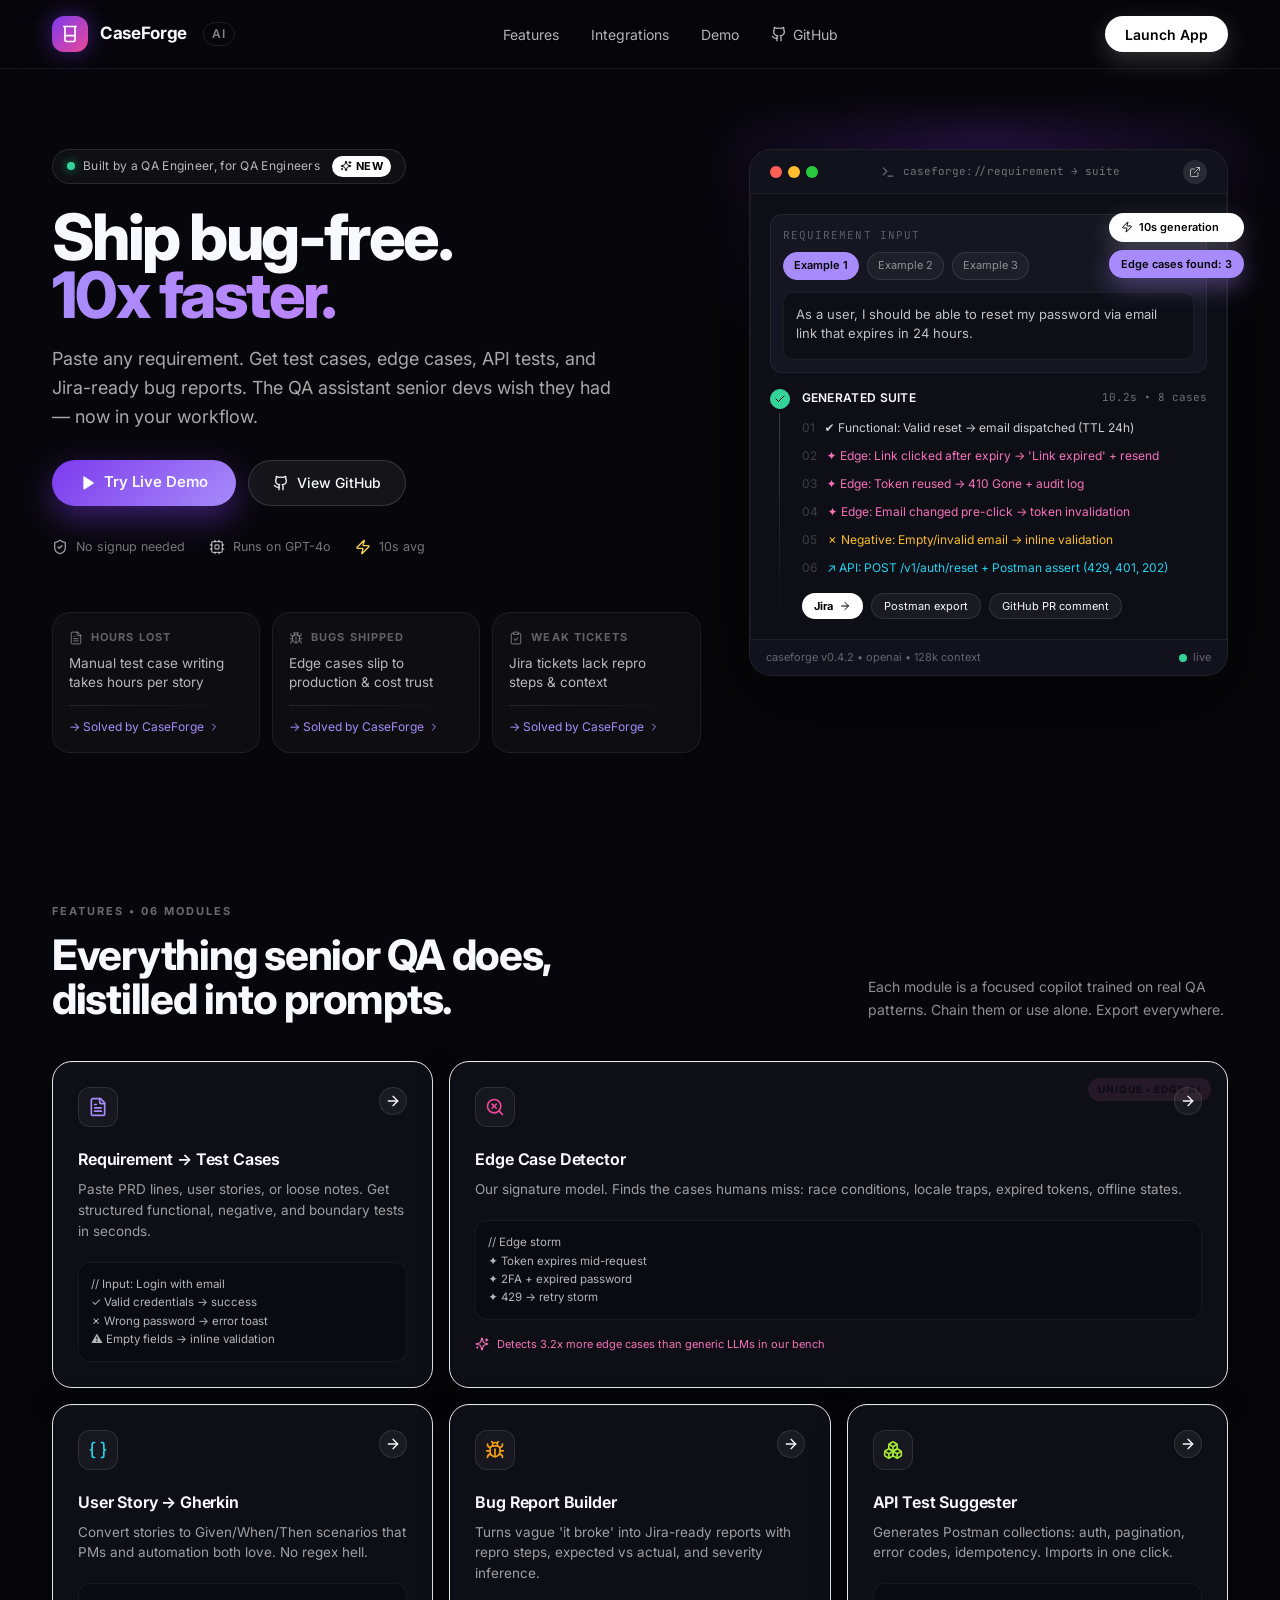
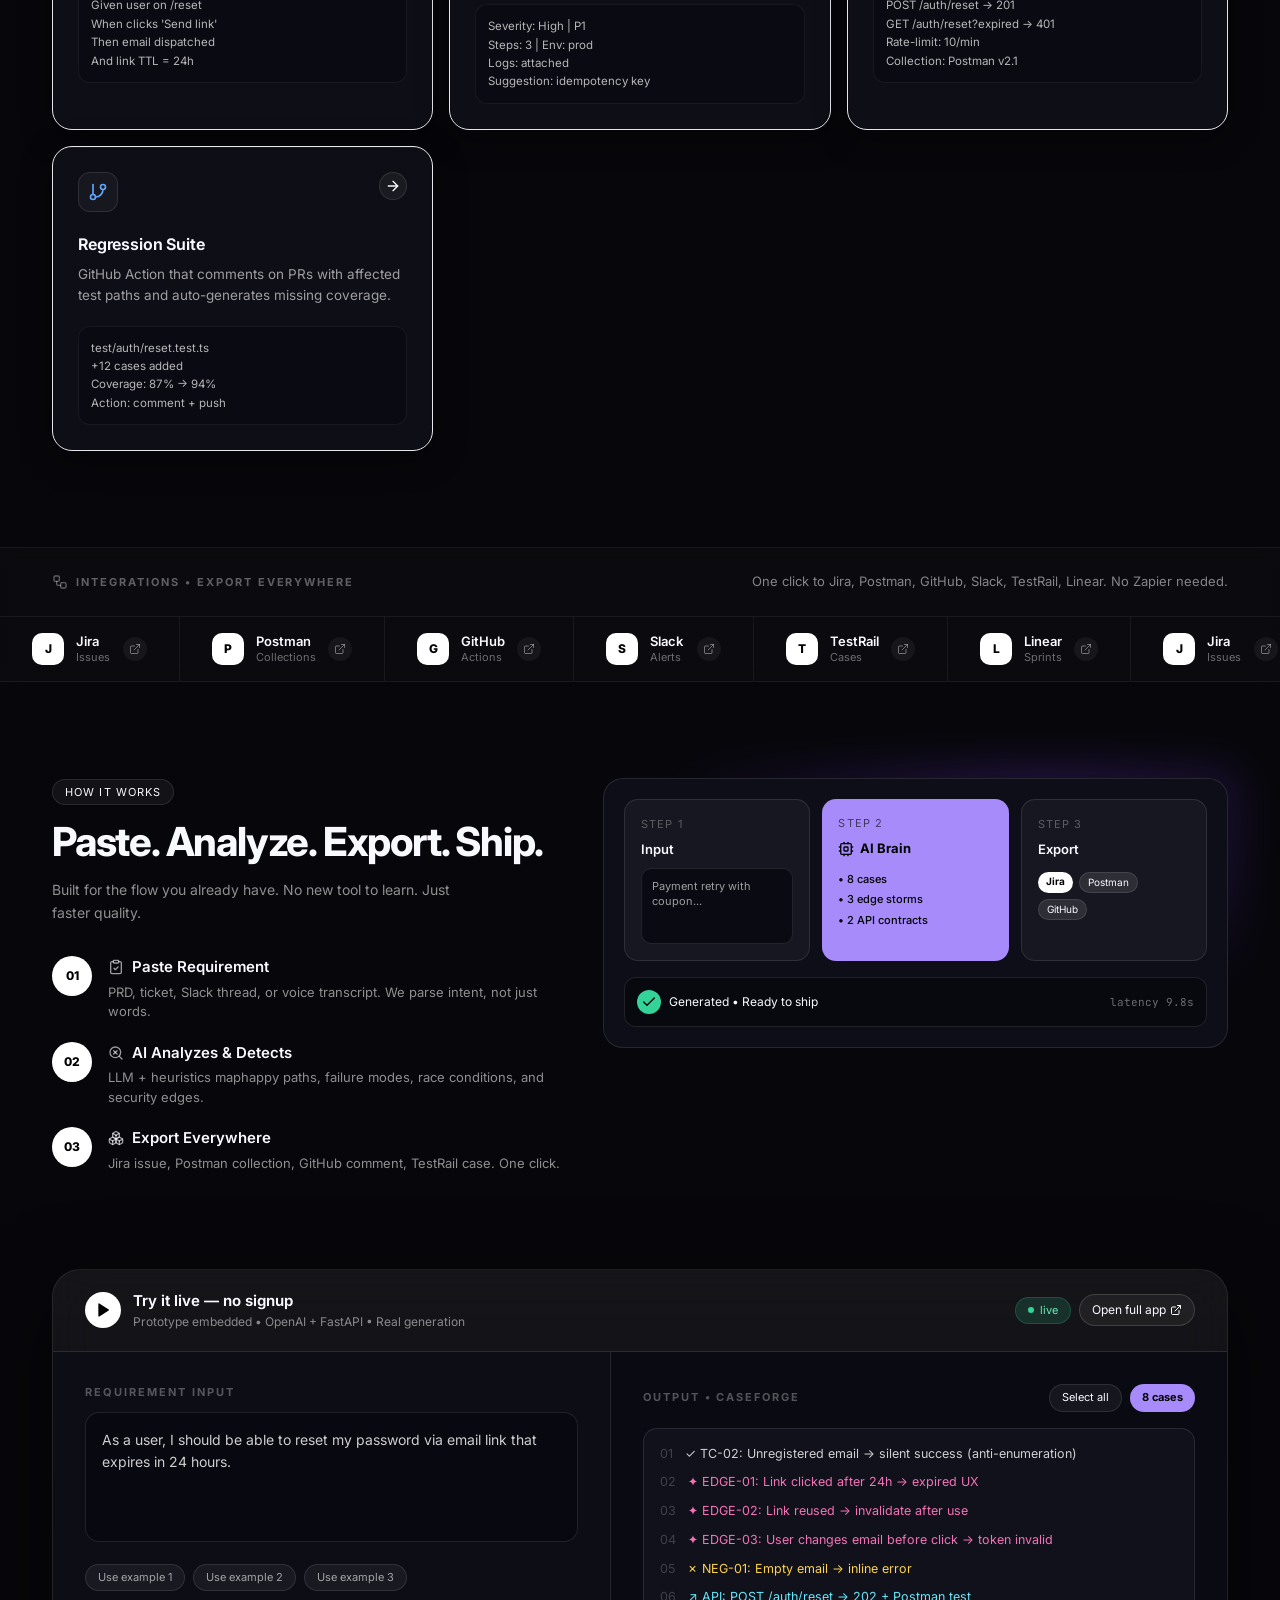
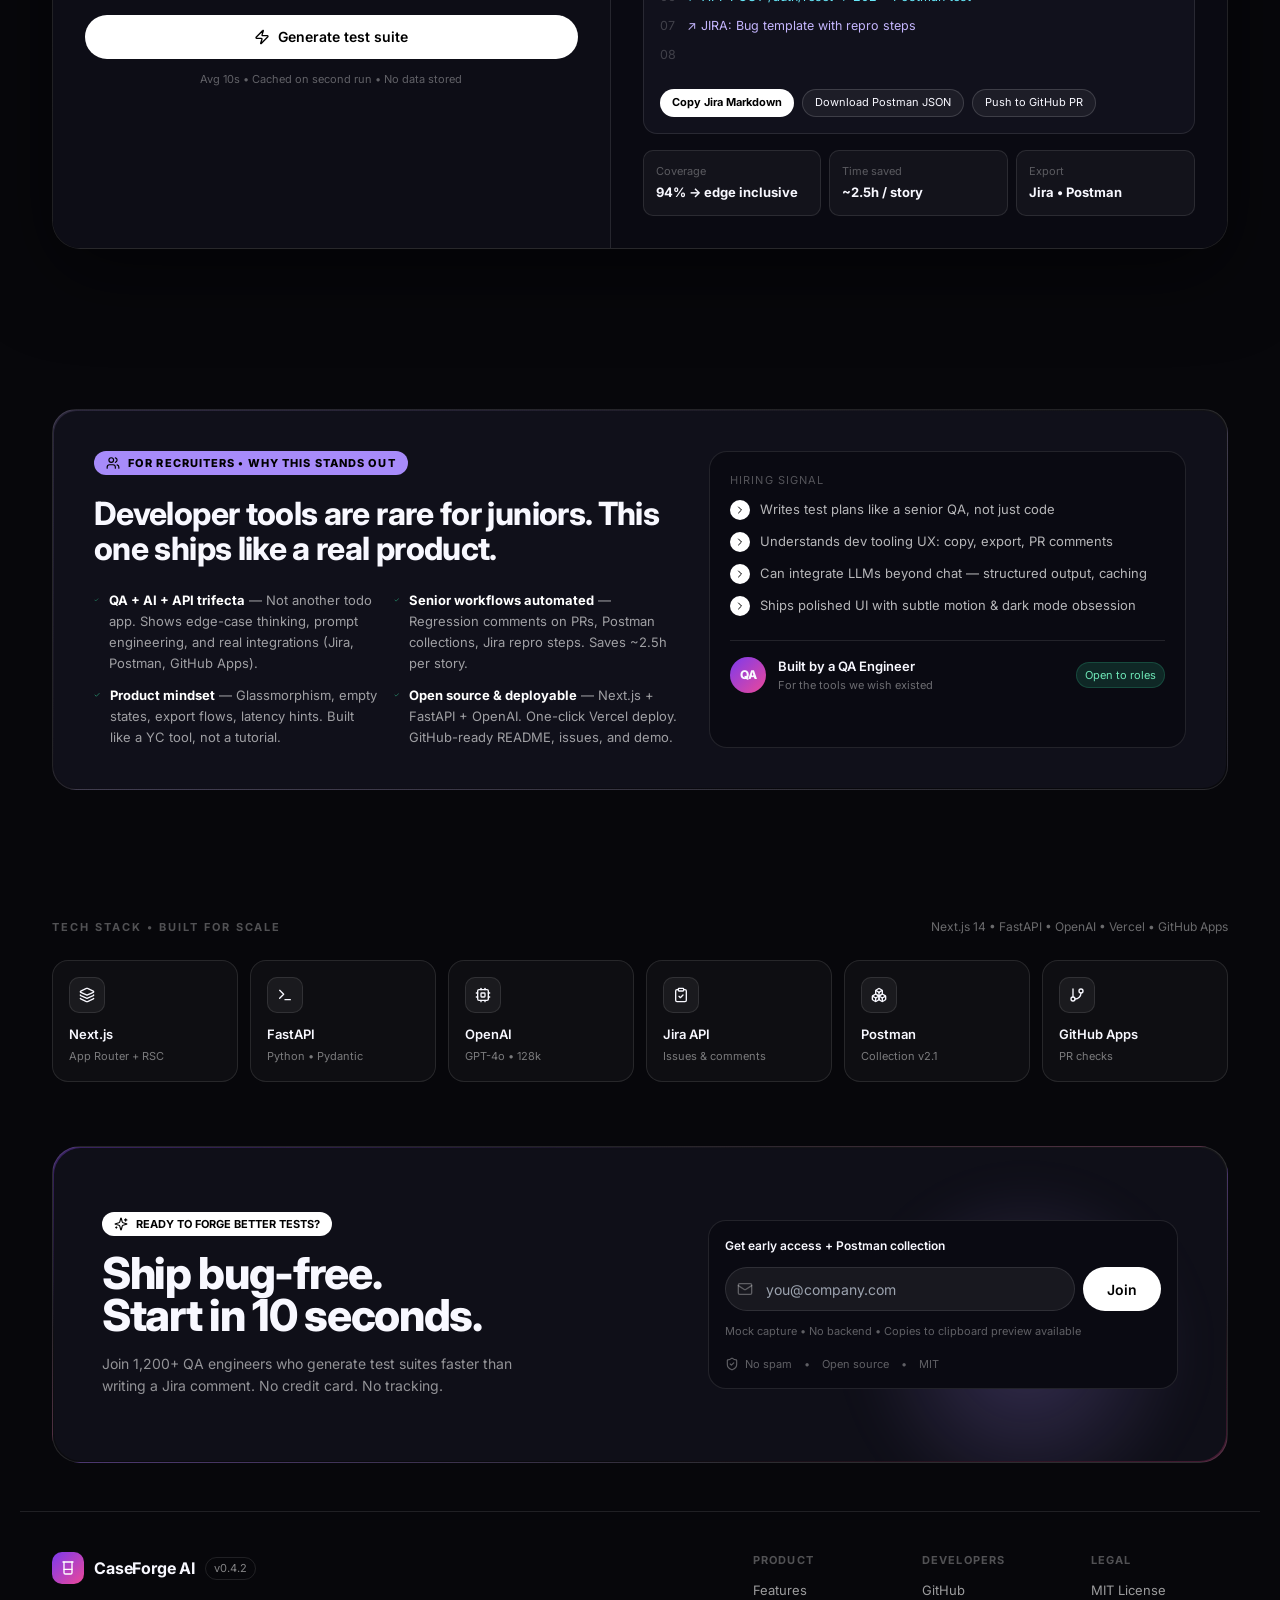
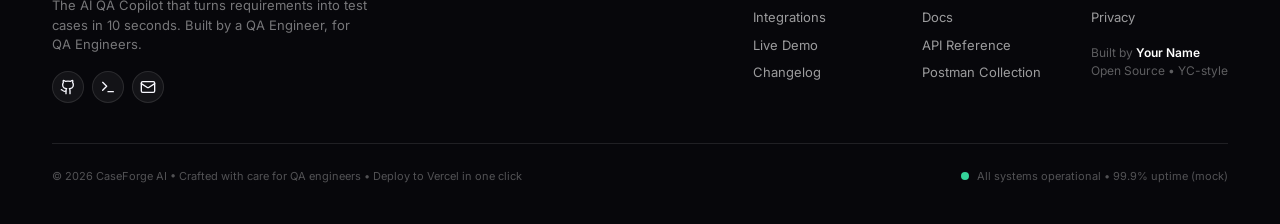
<file: frontend/landing/index.html>
<!DOCTYPE html>
<!-- saved from url=(0261)https://cdn.fbsbx.com/v/t65.102178-21/870495762_1438756465108287_2094827616941645820_n.jpg/testforge-landing.html?_nc_ht=cdn.fbsbx.com&_nc_ohc=cMz0ONj7JEEQ7kNvwH9lwf7&sdl=0&ccb=14-4&oh=00_AQNnoa9O1Ln6zS4uLPph9Hv1QgAN4u36K01lztaHKHXzfA&oe=6B06C286&_nc_sid=4ee932 -->
<html lang="en">

<head>
  <meta http-equiv="Content-Type" content="text/html; charset=UTF-8">
  <style>
    body {
      transition: opacity ease-in 0.2s;
    }

    body[unresolved] {
      opacity: 0;
      display: block;
      overflow: hidden;
      position: relative;
    }
  </style>

  <meta name="viewport" content="width=device-width, initial-scale=1">
  <title>QA Engineer</title>
  <style>
    @import url("https://fonts.googleapis.com/css2?family=Inter:wght@300;400;500;600;700;800&family=JetBrains+Mono:wght@400;500;600&display=swap");

    *,
    :after,
    :before {
      --tw-border-spacing-x: 0;
      --tw-border-spacing-y: 0;
      --tw-translate-x: 0;
      --tw-translate-y: 0;
      --tw-rotate: 0;
      --tw-skew-x: 0;
      --tw-skew-y: 0;
      --tw-scale-x: 1;
      --tw-scale-y: 1;
      --tw-pan-x: ;
      --tw-pan-y: ;
      --tw-pinch-zoom: ;
      --tw-scroll-snap-strictness: proximity;
      --tw-gradient-from-position: ;
      --tw-gradient-via-position: ;
      --tw-gradient-to-position: ;
      --tw-ordinal: ;
      --tw-slashed-zero: ;
      --tw-numeric-figure: ;
      --tw-numeric-spacing: ;
      --tw-numeric-fraction: ;
      --tw-ring-inset: ;
      --tw-ring-offset-width: 0px;
      --tw-ring-offset-color: #fff;
      --tw-ring-color: rgba(59, 130, 246, .5);
      --tw-ring-offset-shadow: 0 0 #0000;
      --tw-ring-shadow: 0 0 #0000;
      --tw-shadow: 0 0 #0000;
      --tw-shadow-colored: 0 0 #0000;
      --tw-blur: ;
      --tw-brightness: ;
      --tw-contrast: ;
      --tw-grayscale: ;
      --tw-hue-rotate: ;
      --tw-invert: ;
      --tw-saturate: ;
      --tw-sepia: ;
      --tw-drop-shadow: ;
      --tw-backdrop-blur: ;
      --tw-backdrop-brightness: ;
      --tw-backdrop-contrast: ;
      --tw-backdrop-grayscale: ;
      --tw-backdrop-hue-rotate: ;
      --tw-backdrop-invert: ;
      --tw-backdrop-opacity: ;
      --tw-backdrop-saturate: ;
      --tw-backdrop-sepia: ;
      --tw-contain-size: ;
      --tw-contain-layout: ;
      --tw-contain-paint: ;
      --tw-contain-style:
    }

    ::backdrop {
      --tw-border-spacing-x: 0;
      --tw-border-spacing-y: 0;
      --tw-translate-x: 0;
      --tw-translate-y: 0;
      --tw-rotate: 0;
      --tw-skew-x: 0;
      --tw-skew-y: 0;
      --tw-scale-x: 1;
      --tw-scale-y: 1;
      --tw-pan-x: ;
      --tw-pan-y: ;
      --tw-pinch-zoom: ;
      --tw-scroll-snap-strictness: proximity;
      --tw-gradient-from-position: ;
      --tw-gradient-via-position: ;
      --tw-gradient-to-position: ;
      --tw-ordinal: ;
      --tw-slashed-zero: ;
      --tw-numeric-figure: ;
      --tw-numeric-spacing: ;
      --tw-numeric-fraction: ;
      --tw-ring-inset: ;
      --tw-ring-offset-width: 0px;
      --tw-ring-offset-color: #fff;
      --tw-ring-color: rgba(59, 130, 246, .5);
      --tw-ring-offset-shadow: 0 0 #0000;
      --tw-ring-shadow: 0 0 #0000;
      --tw-shadow: 0 0 #0000;
      --tw-shadow-colored: 0 0 #0000;
      --tw-blur: ;
      --tw-brightness: ;
      --tw-contrast: ;
      --tw-grayscale: ;
      --tw-hue-rotate: ;
      --tw-invert: ;
      --tw-saturate: ;
      --tw-sepia: ;
      --tw-drop-shadow: ;
      --tw-backdrop-blur: ;
      --tw-backdrop-brightness: ;
      --tw-backdrop-contrast: ;
      --tw-backdrop-grayscale: ;
      --tw-backdrop-hue-rotate: ;
      --tw-backdrop-invert: ;
      --tw-backdrop-opacity: ;
      --tw-backdrop-saturate: ;
      --tw-backdrop-sepia: ;
      --tw-contain-size: ;
      --tw-contain-layout: ;
      --tw-contain-paint: ;
      --tw-contain-style:
    }

    /*! tailwindcss v3.4.18 | MIT License | https://tailwindcss.com*/
    *,
    :after,
    :before {
      box-sizing: border-box;
      border: 0 solid #e5e7eb
    }

    :after,
    :before {
      --tw-content: ""
    }

    :host,
    html {
      line-height: 1.5;
      -webkit-text-size-adjust: 100%;
      -moz-tab-size: 4;
      -o-tab-size: 4;
      tab-size: 4;
      font-family: ui-sans-serif, system-ui, sans-serif, Apple Color Emoji, Segoe UI Emoji, Segoe UI Symbol, Noto Color Emoji;
      font-feature-settings: normal;
      font-variation-settings: normal;
      -webkit-tap-highlight-color: transparent
    }

    body {
      margin: 0;
      line-height: inherit
    }

    hr {
      height: 0;
      color: inherit;
      border-top-width: 1px
    }

    abbr:where([title]) {
      -webkit-text-decoration: underline dotted;
      text-decoration: underline dotted
    }

    h1,
    h2,
    h3,
    h4,
    h5,
    h6 {
      font-size: inherit;
      font-weight: inherit
    }

    a {
      color: inherit;
      text-decoration: inherit
    }

    b,
    strong {
      font-weight: bolder
    }

    code,
    kbd,
    pre,
    samp {
      font-family: ui-monospace, SFMono-Regular, Menlo, Monaco, Consolas, Liberation Mono, Courier New, monospace;
      font-feature-settings: normal;
      font-variation-settings: normal;
      font-size: 1em
    }

    small {
      font-size: 80%
    }

    sub,
    sup {
      font-size: 75%;
      line-height: 0;
      position: relative;
      vertical-align: baseline
    }

    sub {
      bottom: -.25em
    }

    sup {
      top: -.5em
    }

    table {
      text-indent: 0;
      border-color: inherit;
      border-collapse: collapse
    }

    button,
    input,
    optgroup,
    select,
    textarea {
      font-family: inherit;
      font-feature-settings: inherit;
      font-variation-settings: inherit;
      font-size: 100%;
      font-weight: inherit;
      line-height: inherit;
      letter-spacing: inherit;
      color: inherit;
      margin: 0;
      padding: 0
    }

    button,
    select {
      text-transform: none
    }

    button,
    input:where([type=button]),
    input:where([type=reset]),
    input:where([type=submit]) {
      -webkit-appearance: button;
      background-color: transparent;
      background-image: none
    }

    :-moz-focusring {
      outline: auto
    }

    :-moz-ui-invalid {
      box-shadow: none
    }

    progress {
      vertical-align: baseline
    }

    ::-webkit-inner-spin-button,
    ::-webkit-outer-spin-button {
      height: auto
    }

    [type=search] {
      -webkit-appearance: textfield;
      outline-offset: -2px
    }

    ::-webkit-search-decoration {
      -webkit-appearance: none
    }

    ::-webkit-file-upload-button {
      -webkit-appearance: button;
      font: inherit
    }

    summary {
      display: list-item
    }

    blockquote,
    dd,
    dl,
    figure,
    h1,
    h2,
    h3,
    h4,
    h5,
    h6,
    hr,
    p,
    pre {
      margin: 0
    }

    fieldset {
      margin: 0
    }

    fieldset,
    legend {
      padding: 0
    }

    menu,
    ol,
    ul {
      list-style: none;
      margin: 0;
      padding: 0
    }

    dialog {
      padding: 0
    }

    textarea {
      resize: vertical
    }

    input::-moz-placeholder,
    textarea::-moz-placeholder {
      opacity: 1;
      color: #9ca3af
    }

    input::placeholder,
    textarea::placeholder {
      opacity: 1;
      color: #9ca3af
    }

    [role=button],
    button {
      cursor: pointer
    }

    :disabled {
      cursor: default
    }

    audio,
    canvas,
    embed,
    iframe,
    img,
    object,
    svg,
    video {
      display: block;
      vertical-align: middle
    }

    img,
    video {
      max-width: 100%;
      height: auto
    }

    [hidden]:where(:not([hidden=until-found])) {
      display: none
    }

    .pointer-events-none {
      pointer-events: none
    }

    .fixed {
      position: fixed
    }

    .absolute {
      position: absolute
    }

    .relative {
      position: relative
    }

    .sticky {
      position: sticky
    }

    .-inset-4 {
      inset: -1rem
    }

    .-inset-6 {
      inset: -1.5rem
    }

    .inset-0 {
      inset: 0
    }

    .-right-4 {
      right: -1rem
    }

    .left-1\/2 {
      left: 50%
    }

    .left-3 {
      left: .75rem
    }

    .right-0 {
      right: 0
    }

    .right-4 {
      right: 1rem
    }

    .top-0 {
      top: 0
    }

    .top-1\/2 {
      top: 50%
    }

    .top-16 {
      top: 4rem
    }

    .top-4 {
      top: 1rem
    }

    .top-\[-200px\] {
      top: -200px
    }

    .-z-10 {
      z-index: -10
    }

    .z-50 {
      z-index: 50
    }

    .mx-auto {
      margin-left: auto;
      margin-right: auto
    }

    .ml-1 {
      margin-left: .25rem
    }

    .ml-auto {
      margin-left: auto
    }

    .mt-0\.5 {
      margin-top: .125rem
    }

    .mt-1 {
      margin-top: .25rem
    }

    .mt-10 {
      margin-top: 2.5rem
    }

    .mt-14 {
      margin-top: 3.5rem
    }

    .mt-2 {
      margin-top: .5rem
    }

    .mt-3 {
      margin-top: .75rem
    }

    .mt-4 {
      margin-top: 1rem
    }

    .mt-5 {
      margin-top: 1.25rem
    }

    .mt-6 {
      margin-top: 1.5rem
    }

    .mt-7 {
      margin-top: 1.75rem
    }

    .mt-8 {
      margin-top: 2rem
    }

    .block {
      display: block
    }

    .inline {
      display: inline
    }

    .flex {
      display: flex
    }

    .inline-flex {
      display: inline-flex
    }

    .grid {
      display: grid
    }

    .hidden {
      display: none
    }

    .h-1\.5 {
      height: .375rem
    }

    .h-10 {
      height: 2.5rem
    }

    .h-11 {
      height: 2.75rem
    }

    .h-2 {
      height: .5rem
    }

    .h-3 {
      height: .75rem
    }

    .h-3\.5 {
      height: .875rem
    }

    .h-4 {
      height: 1rem
    }

    .h-5 {
      height: 1.25rem
    }

    .h-6 {
      height: 1.5rem
    }

    .h-7 {
      height: 1.75rem
    }

    .h-8 {
      height: 2rem
    }

    .h-9 {
      height: 2.25rem
    }

    .h-\[1px\] {
      height: 1px
    }

    .h-\[36px\] {
      height: 36px
    }

    .h-\[400px\] {
      height: 400px
    }

    .h-\[44px\] {
      height: 44px
    }

    .h-\[46px\] {
      height: 46px
    }

    .h-\[68px\] {
      height: 68px
    }

    .h-\[720px\] {
      height: 720px
    }

    .h-\[76px\] {
      height: 76px
    }

    .h-full {
      height: 100%
    }

    .min-h-\[130px\] {
      min-height: 130px
    }

    .min-h-\[260px\] {
      min-height: 260px
    }

    .min-h-\[68px\] {
      min-height: 68px
    }

    .min-h-screen {
      min-height: 100vh
    }

    .w-1\.5 {
      width: .375rem
    }

    .w-10 {
      width: 2.5rem
    }

    .w-2 {
      width: .5rem
    }

    .w-3 {
      width: .75rem
    }

    .w-3\.5 {
      width: .875rem
    }

    .w-4 {
      width: 1rem
    }

    .w-5 {
      width: 1.25rem
    }

    .w-6 {
      width: 1.5rem
    }

    .w-7 {
      width: 1.75rem
    }

    .w-8 {
      width: 2rem
    }

    .w-9 {
      width: 2.25rem
    }

    .w-\[1200px\] {
      width: 1200px
    }

    .w-\[1px\] {
      width: 1px
    }

    .w-\[400px\] {
      width: 400px
    }

    .w-full {
      width: 100%
    }

    .w-max {
      width: -moz-max-content;
      width: max-content
    }

    .min-w-\[180px\] {
      min-width: 180px
    }

    .max-w-\[1240px\] {
      max-width: 1240px
    }

    .max-w-\[320px\] {
      max-width: 320px
    }

    .max-w-\[360px\] {
      max-width: 360px
    }

    .max-w-\[420px\] {
      max-width: 420px
    }

    .max-w-\[560px\] {
      max-width: 560px
    }

    .flex-1 {
      flex: 1 1 0%
    }

    .shrink-0 {
      flex-shrink: 0
    }

    .-translate-x-1\/2 {
      --tw-translate-x: -50%
    }

    .-translate-x-1\/2,
    .-translate-y-1\/2 {
      transform: translate(var(--tw-translate-x), var(--tw-translate-y)) rotate(var(--tw-rotate)) skewX(var(--tw-skew-x)) skewY(var(--tw-skew-y)) scaleX(var(--tw-scale-x)) scaleY(var(--tw-scale-y))
    }

    .-translate-y-1\/2 {
      --tw-translate-y: -50%
    }

    .translate-x-0 {
      --tw-translate-x: 0px
    }

    .translate-x-0,
    .translate-x-2 {
      transform: translate(var(--tw-translate-x), var(--tw-translate-y)) rotate(var(--tw-rotate)) skewX(var(--tw-skew-x)) skewY(var(--tw-skew-y)) scaleX(var(--tw-scale-x)) scaleY(var(--tw-scale-y))
    }

    .translate-x-2 {
      --tw-translate-x: 0.5rem
    }

    .transform {
      transform: translate(var(--tw-translate-x), var(--tw-translate-y)) rotate(var(--tw-rotate)) skewX(var(--tw-skew-x)) skewY(var(--tw-skew-y)) scaleX(var(--tw-scale-x)) scaleY(var(--tw-scale-y))
    }

    .animate-\[fadeIn_0\.3s_ease\] {
      animation: fadeIn .3s ease
    }

    .animate-\[marquee_26s_linear_infinite\] {
      animation: marquee 26s linear infinite
    }

    @keyframes pulse {
      50% {
        opacity: .5
      }
    }

    .animate-pulse {
      animation: pulse 2s cubic-bezier(.4, 0, .6, 1) infinite
    }

    @keyframes spin {
      to {
        transform: rotate(1turn)
      }
    }

    .animate-spin {
      animation: spin 1s linear infinite
    }

    .resize-none {
      resize: none
    }

    .grid-cols-2 {
      grid-template-columns: repeat(2, minmax(0, 1fr))
    }

    .grid-cols-3 {
      grid-template-columns: repeat(3, minmax(0, 1fr))
    }

    .grid-cols-\[20px_1fr\] {
      grid-template-columns: 20px 1fr
    }

    .flex-col {
      flex-direction: column
    }

    .flex-wrap {
      flex-wrap: wrap
    }

    .place-items-center {
      place-items: center
    }

    .items-start {
      align-items: flex-start
    }

    .items-end {
      align-items: flex-end
    }

    .items-center {
      align-items: center
    }

    .justify-center {
      justify-content: center
    }

    .justify-between {
      justify-content: space-between
    }

    .gap-0 {
      gap: 0
    }

    .gap-1 {
      gap: .25rem
    }

    .gap-1\.5 {
      gap: .375rem
    }

    .gap-10 {
      gap: 2.5rem
    }

    .gap-2 {
      gap: .5rem
    }

    .gap-2\.5 {
      gap: .625rem
    }

    .gap-3 {
      gap: .75rem
    }

    .gap-4 {
      gap: 1rem
    }

    .gap-6 {
      gap: 1.5rem
    }

    .gap-8 {
      gap: 2rem
    }

    .space-y-1>:not([hidden])~:not([hidden]) {
      --tw-space-y-reverse: 0;
      margin-top: calc(.25rem*(1 - var(--tw-space-y-reverse)));
      margin-bottom: calc(.25rem*var(--tw-space-y-reverse))
    }

    .space-y-2>:not([hidden])~:not([hidden]) {
      --tw-space-y-reverse: 0;
      margin-top: calc(.5rem*(1 - var(--tw-space-y-reverse)));
      margin-bottom: calc(.5rem*var(--tw-space-y-reverse))
    }

    .space-y-2\.5>:not([hidden])~:not([hidden]) {
      --tw-space-y-reverse: 0;
      margin-top: calc(.625rem*(1 - var(--tw-space-y-reverse)));
      margin-bottom: calc(.625rem*var(--tw-space-y-reverse))
    }

    .space-y-3>:not([hidden])~:not([hidden]) {
      --tw-space-y-reverse: 0;
      margin-top: calc(.75rem*(1 - var(--tw-space-y-reverse)));
      margin-bottom: calc(.75rem*var(--tw-space-y-reverse))
    }

    .space-y-5>:not([hidden])~:not([hidden]) {
      --tw-space-y-reverse: 0;
      margin-top: calc(1.25rem*(1 - var(--tw-space-y-reverse)));
      margin-bottom: calc(1.25rem*var(--tw-space-y-reverse))
    }

    .overflow-hidden {
      overflow: hidden
    }

    .overflow-x-clip {
      overflow-x: clip
    }

    .truncate {
      overflow: hidden;
      text-overflow: ellipsis;
      white-space: nowrap
    }

    .rounded-\[10px\] {
      border-radius: 10px
    }

    .rounded-\[12px\] {
      border-radius: 12px
    }

    .rounded-\[14px\] {
      border-radius: 14px
    }

    .rounded-\[16px\] {
      border-radius: 16px
    }

    .rounded-\[18px\] {
      border-radius: 18px
    }

    .rounded-\[19px\] {
      border-radius: 19px
    }

    .rounded-\[20px\] {
      border-radius: 20px
    }

    .rounded-\[22px\] {
      border-radius: 22px
    }

    .rounded-\[23px\] {
      border-radius: 23px
    }

    .rounded-\[24px\] {
      border-radius: 24px
    }

    .rounded-\[27px\] {
      border-radius: 27px
    }

    .rounded-\[28px\] {
      border-radius: 28px
    }

    .rounded-full {
      border-radius: 9999px
    }

    .rounded-xl {
      border-radius: .75rem
    }

    .border {
      border-width: 1px
    }

    .border-y {
      border-top-width: 1px
    }

    .border-b,
    .border-y {
      border-bottom-width: 1px
    }

    .border-r {
      border-right-width: 1px
    }

    .border-t {
      border-top-width: 1px
    }

    .border-\[\#a78bfa\] {
      --tw-border-opacity: 1;
      border-color: rgb(167 139 250/var(--tw-border-opacity, 1))
    }

    .border-\[rgba\(255\2c 255\2c 255\2c 0\.06\)\] {
      border-color: hsla(0, 0%, 100%, .06)
    }

    .border-emerald-400 {
      --tw-border-opacity: 1;
      border-color: rgb(52 211 153/var(--tw-border-opacity, 1))
    }

    .border-emerald-400\/20 {
      border-color: rgba(52, 211, 153, .2)
    }

    .border-white\/10 {
      border-color: hsla(0, 0%, 100%, .1)
    }

    .border-white\/15 {
      border-color: hsla(0, 0%, 100%, .15)
    }

    .border-white\/\[0\.06\] {
      border-color: hsla(0, 0%, 100%, .06)
    }

    .border-white\/\[0\.07\] {
      border-color: hsla(0, 0%, 100%, .07)
    }

    .border-white\/\[0\.08\] {
      border-color: hsla(0, 0%, 100%, .08)
    }

    .bg-\[\#08080f\] {
      --tw-bg-opacity: 1;
      background-color: rgb(8 8 15/var(--tw-bg-opacity, 1))
    }

    .bg-\[\#080810\] {
      --tw-bg-opacity: 1;
      background-color: rgb(8 8 16/var(--tw-bg-opacity, 1))
    }

    .bg-\[\#0a0a12\] {
      --tw-bg-opacity: 1;
      background-color: rgb(10 10 18/var(--tw-bg-opacity, 1))
    }

    .bg-\[\#0b0b12\] {
      --tw-bg-opacity: 1;
      background-color: rgb(11 11 18/var(--tw-bg-opacity, 1))
    }

    .bg-\[\#0d0d16\] {
      --tw-bg-opacity: 1;
      background-color: rgb(13 13 22/var(--tw-bg-opacity, 1))
    }

    .bg-\[\#0e0e17\] {
      --tw-bg-opacity: 1;
      background-color: rgb(14 14 23/var(--tw-bg-opacity, 1))
    }

    .bg-\[\#0e0e18\] {
      --tw-bg-opacity: 1;
      background-color: rgb(14 14 24/var(--tw-bg-opacity, 1))
    }

    .bg-\[\#0f0f18\] {
      --tw-bg-opacity: 1;
      background-color: rgb(15 15 24/var(--tw-bg-opacity, 1))
    }

    .bg-\[\#0f0f18\]\/90 {
      background-color: rgba(15, 15, 24, .9)
    }

    .bg-\[\#10101a\] {
      --tw-bg-opacity: 1;
      background-color: rgb(16 16 26/var(--tw-bg-opacity, 1))
    }

    .bg-\[\#11111c\] {
      --tw-bg-opacity: 1;
      background-color: rgb(17 17 28/var(--tw-bg-opacity, 1))
    }

    .bg-\[\#12121d\] {
      --tw-bg-opacity: 1;
      background-color: rgb(18 18 29/var(--tw-bg-opacity, 1))
    }

    .bg-\[\#161622\] {
      --tw-bg-opacity: 1;
      background-color: rgb(22 22 34/var(--tw-bg-opacity, 1))
    }

    .bg-\[\#27c93f\] {
      --tw-bg-opacity: 1;
      background-color: rgb(39 201 63/var(--tw-bg-opacity, 1))
    }

    .bg-\[\#a78bfa\] {
      --tw-bg-opacity: 1;
      background-color: rgb(167 139 250/var(--tw-bg-opacity, 1))
    }

    .bg-\[\#f472b6\] {
      --tw-bg-opacity: 1;
      background-color: rgb(244 114 182/var(--tw-bg-opacity, 1))
    }

    .bg-\[\#ff5f56\] {
      --tw-bg-opacity: 1;
      background-color: rgb(255 95 86/var(--tw-bg-opacity, 1))
    }

    .bg-\[\#ffbd2e\] {
      --tw-bg-opacity: 1;
      background-color: rgb(255 189 46/var(--tw-bg-opacity, 1))
    }

    .bg-\[rgba\(255\2c 255\2c 255\2c 0\.02\)\] {
      background-color: hsla(0, 0%, 100%, .02)
    }

    .bg-\[rgba\(255\2c 255\2c 255\2c 0\.03\)\] {
      background-color: hsla(0, 0%, 100%, .03)
    }

    .bg-\[rgba\(7\2c 7\2c 11\2c 0\.7\)\] {
      background-color: rgba(7, 7, 11, .7)
    }

    .bg-\[var\(--bg\)\] {
      background-color: var(--bg)
    }

    .bg-emerald-400 {
      --tw-bg-opacity: 1;
      background-color: rgb(52 211 153/var(--tw-bg-opacity, 1))
    }

    .bg-emerald-400\/15 {
      background-color: rgba(52, 211, 153, .15)
    }

    .bg-white {
      --tw-bg-opacity: 1;
      background-color: rgb(255 255 255/var(--tw-bg-opacity, 1))
    }

    .bg-white\/10 {
      background-color: hsla(0, 0%, 100%, .1)
    }

    .bg-white\/5 {
      background-color: hsla(0, 0%, 100%, .05)
    }

    .bg-white\/\[0\.03\] {
      background-color: hsla(0, 0%, 100%, .03)
    }

    .bg-white\/\[0\.04\] {
      background-color: hsla(0, 0%, 100%, .04)
    }

    .bg-white\/\[0\.06\] {
      background-color: hsla(0, 0%, 100%, .06)
    }

    .bg-\[linear-gradient\(135deg\2c \#7c3aed\2c \#a78bfa\)\] {
      background-image: linear-gradient(135deg, #7c3aed, #a78bfa)
    }

    .bg-\[linear-gradient\(135deg\2c \#7c3aed\2c \#ec4899\)\] {
      background-image: linear-gradient(135deg, #7c3aed, #ec4899)
    }

    .bg-\[linear-gradient\(180deg\2c rgba\(255\2c 255\2c 255\2c 0\.06\)\2c rgba\(255\2c 255\2c 255\2c 0\.02\)\)\] {
      background-image: linear-gradient(180deg, hsla(0, 0%, 100%, .06), hsla(0, 0%, 100%, .02))
    }

    .bg-\[linear-gradient\(rgba\(255\2c 255\2c 255\2c 0\.02\)_1px\2c transparent_1px\)\2c linear-gradient\(90deg\2c rgba\(255\2c 255\2c 255\2c 0\.02\)_1px\2c transparent_1px\)\] {
      background-image: linear-gradient(hsla(0, 0%, 100%, .02) 1px, transparent 0), linear-gradient(90deg, hsla(0, 0%, 100%, .02) 1px, transparent 0)
    }

    .bg-\[radial-gradient\(120\%_120\%_at_0\%_0\%\2c rgba\(124\2c 58\2c 237\2c 0\.35\)\2c transparent_50\%\)\2c radial-gradient\(100\%_100\%_at_100\%_100\%\2c rgba\(236\2c 72\2c 153\2c 0\.25\)\2c transparent_50\%\)\2c linear-gradient\(180deg\2c rgba\(255\2c 255\2c 255\2c 0\.06\)\2c rgba\(255\2c 255\2c 255\2c 0\.02\)\)\] {
      background-image: radial-gradient(120% 120% at 0 0, rgba(124, 58, 237, .35), transparent 50%), radial-gradient(100% 100% at 100% 100%, rgba(236, 72, 153, .25), transparent 50%), linear-gradient(180deg, hsla(0, 0%, 100%, .06), hsla(0, 0%, 100%, .02))
    }

    .bg-\[radial-gradient\(120\%_120\%_at_10\%_10\%\2c rgba\(124\2c 58\2c 237\2c 0\.22\)\2c transparent_40\%\)\2c radial-gradient\(100\%_100\%_at_90\%_20\%\2c rgba\(236\2c 72\2c 153\2c 0\.18\)\2c transparent_45\%\)\2c radial-gradient\(120\%_120\%_at_50\%_90\%\2c rgba\(79\2c 70\2c 229\2c 0\.25\)\2c transparent_50\%\)\] {
      background-image: radial-gradient(120% 120% at 10% 10%, rgba(124, 58, 237, .22), transparent 40%), radial-gradient(100% 100% at 90% 20%, rgba(236, 72, 153, .18), transparent 45%), radial-gradient(120% 120% at 50% 90%, rgba(79, 70, 229, .25), transparent 50%)
    }

    .bg-\[radial-gradient\(60\%_60\%_at_50\%_0\%\2c rgba\(124\2c 58\2c 237\2c 0\.3\)\2c transparent\)\] {
      background-image: radial-gradient(60% 60% at 50% 0, rgba(124, 58, 237, .3), transparent)
    }

    .bg-\[radial-gradient\(60\%_60\%_at_50\%_30\%\2c rgba\(167\2c 139\2c 250\2c 0\.28\)\2c transparent_70\%\)\] {
      background-image: radial-gradient(60% 60% at 50% 30%, rgba(167, 139, 250, .28), transparent 70%)
    }

    .bg-\[radial-gradient\(60\%_60\%_at_50\%_50\%\2c rgba\(167\2c 139\2c 250\2c 0\.25\)\2c transparent_70\%\)\] {
      background-image: radial-gradient(60% 60% at 50% 50%, rgba(167, 139, 250, .25), transparent 70%)
    }

    .bg-\[radial-gradient\(60\%_60\%_at_70\%_20\%\2c rgba\(124\2c 58\2c 237\2c 0\.25\)\2c transparent\)\] {
      background-image: radial-gradient(60% 60% at 70% 20%, rgba(124, 58, 237, .25), transparent)
    }

    .bg-\[radial-gradient\(80\%_120\%_at_10\%_10\%\2c rgba\(167\2c 139\2c 250\2c 0\.18\)\2c transparent\)\2c linear-gradient\(180deg\2c rgba\(255\2c 255\2c 255\2c 0\.05\)\2c rgba\(255\2c 255\2c 255\2c 0\.01\)\)\] {
      background-image: radial-gradient(80% 120% at 10% 10%, rgba(167, 139, 250, .18), transparent), linear-gradient(180deg, hsla(0, 0%, 100%, .05), hsla(0, 0%, 100%, .01))
    }

    .bg-gradient-to-b {
      background-image: linear-gradient(to bottom, var(--tw-gradient-stops))
    }

    .bg-gradient-to-r {
      background-image: linear-gradient(to right, var(--tw-gradient-stops))
    }

    .from-\[\#a78bfa\] {
      --tw-gradient-from: #a78bfa var(--tw-gradient-from-position);
      --tw-gradient-to: rgba(167, 139, 250, 0) var(--tw-gradient-to-position);
      --tw-gradient-stops: var(--tw-gradient-from), var(--tw-gradient-to)
    }

    .from-white\/10 {
      --tw-gradient-from: hsla(0, 0%, 100%, .1) var(--tw-gradient-from-position);
      --tw-gradient-to: hsla(0, 0%, 100%, 0) var(--tw-gradient-to-position);
      --tw-gradient-stops: var(--tw-gradient-from), var(--tw-gradient-to)
    }

    .from-white\/20 {
      --tw-gradient-from: hsla(0, 0%, 100%, .2) var(--tw-gradient-from-position);
      --tw-gradient-to: hsla(0, 0%, 100%, 0) var(--tw-gradient-to-position);
      --tw-gradient-stops: var(--tw-gradient-from), var(--tw-gradient-to)
    }

    .via-\[\#c084fc\] {
      --tw-gradient-to: rgba(192, 132, 252, 0) var(--tw-gradient-to-position);
      --tw-gradient-stops: var(--tw-gradient-from), #c084fc var(--tw-gradient-via-position), var(--tw-gradient-to)
    }

    .to-\[\#f472b6\] {
      --tw-gradient-to: #f472b6 var(--tw-gradient-to-position)
    }

    .to-transparent {
      --tw-gradient-to: transparent var(--tw-gradient-to-position)
    }

    .bg-\[size\:32px_32px\] {
      background-size: 32px 32px
    }

    .bg-clip-text {
      -webkit-background-clip: text;
      background-clip: text
    }

    .fill-black {
      fill: #000
    }

    .fill-white {
      fill: #fff
    }

    .p-2\.5 {
      padding: .625rem
    }

    .p-3 {
      padding: .75rem
    }

    .p-4 {
      padding: 1rem
    }

    .p-5 {
      padding: 1.25rem
    }

    .p-6 {
      padding: 1.5rem
    }

    .p-\[1px\] {
      padding: 1px
    }

    .px-2 {
      padding-left: .5rem;
      padding-right: .5rem
    }

    .px-2\.5 {
      padding-left: .625rem;
      padding-right: .625rem
    }

    .px-3 {
      padding-left: .75rem;
      padding-right: .75rem
    }

    .px-3\.5 {
      padding-left: .875rem;
      padding-right: .875rem
    }

    .px-4 {
      padding-left: 1rem;
      padding-right: 1rem
    }

    .px-5 {
      padding-left: 1.25rem;
      padding-right: 1.25rem
    }

    .px-6 {
      padding-left: 1.5rem;
      padding-right: 1.5rem
    }

    .px-7 {
      padding-left: 1.75rem;
      padding-right: 1.75rem
    }

    .px-8 {
      padding-left: 2rem;
      padding-right: 2rem
    }

    .py-0\.5 {
      padding-top: .125rem;
      padding-bottom: .125rem
    }

    .py-1 {
      padding-top: .25rem;
      padding-bottom: .25rem
    }

    .py-1\.5 {
      padding-top: .375rem;
      padding-bottom: .375rem
    }

    .py-10 {
      padding-top: 2.5rem;
      padding-bottom: 2.5rem
    }

    .py-12 {
      padding-top: 3rem;
      padding-bottom: 3rem
    }

    .py-16 {
      padding-top: 4rem;
      padding-bottom: 4rem
    }

    .py-4 {
      padding-top: 1rem;
      padding-bottom: 1rem
    }

    .py-5 {
      padding-top: 1.25rem;
      padding-bottom: 1.25rem
    }

    .py-6 {
      padding-top: 1.5rem;
      padding-bottom: 1.5rem
    }

    .pb-12 {
      padding-bottom: 3rem
    }

    .pb-16 {
      padding-bottom: 4rem
    }

    .pb-8 {
      padding-bottom: 2rem
    }

    .pl-10 {
      padding-left: 2.5rem
    }

    .pr-4 {
      padding-right: 1rem
    }

    .pt-14 {
      padding-top: 3.5rem
    }

    .pt-2 {
      padding-top: .5rem
    }

    .pt-6 {
      padding-top: 1.5rem
    }

    .text-center {
      text-align: center
    }

    .text-\[10px\] {
      font-size: 10px
    }

    .text-\[11\.5px\] {
      font-size: 11.5px
    }

    .text-\[11px\] {
      font-size: 11px
    }

    .text-\[12\.5px\] {
      font-size: 12.5px
    }

    .text-\[12px\] {
      font-size: 12px
    }

    .text-\[13\.5px\] {
      font-size: 13.5px
    }

    .text-\[13px\] {
      font-size: 13px
    }

    .text-\[14px\] {
      font-size: 14px
    }

    .text-\[15px\] {
      font-size: 15px
    }

    .text-\[16px\] {
      font-size: 16px
    }

    .text-\[17px\] {
      font-size: 17px
    }

    .text-\[26px\] {
      font-size: 26px
    }

    .text-\[28px\] {
      font-size: 28px
    }

    .text-\[30px\] {
      font-size: 30px
    }

    .text-\[42px\] {
      font-size: 42px
    }

    .font-\[500\] {
      font-weight: 500
    }

    .font-\[600\] {
      font-weight: 600
    }

    .font-\[650\] {
      font-weight: 650
    }

    .font-\[700\] {
      font-weight: 700
    }

    .font-\[750\] {
      font-weight: 750
    }

    .font-\[800\] {
      font-weight: 800
    }

    .font-semibold {
      font-weight: 600
    }

    .leading-\[0\.92\] {
      line-height: .92
    }

    .leading-\[0\.95\] {
      line-height: .95
    }

    .leading-\[1\.05\] {
      line-height: 1.05
    }

    .leading-\[1\.1\] {
      line-height: 1.1
    }

    .leading-\[1\.45\] {
      line-height: 1.45
    }

    .leading-\[1\.4\] {
      line-height: 1.4
    }

    .leading-\[1\.55\] {
      line-height: 1.55
    }

    .leading-\[1\.5\] {
      line-height: 1.5
    }

    .leading-\[1\.6\] {
      line-height: 1.6
    }

    .leading-none {
      line-height: 1
    }

    .tracking-\[-0\.01em\] {
      letter-spacing: -.01em
    }

    .tracking-\[-0\.02em\] {
      letter-spacing: -.02em
    }

    .tracking-\[-0\.03em\] {
      letter-spacing: -.03em
    }

    .tracking-\[-0\.04em\] {
      letter-spacing: -.04em
    }

    .tracking-\[0\.18em\] {
      letter-spacing: .18em
    }

    .tracking-wide {
      letter-spacing: .025em
    }

    .tracking-widest {
      letter-spacing: .1em
    }

    .text-\[\#22d3ee\] {
      --tw-text-opacity: 1;
      color: rgb(34 211 238/var(--tw-text-opacity, 1))
    }

    .text-\[\#a78bfa\] {
      --tw-text-opacity: 1;
      color: rgb(167 139 250/var(--tw-text-opacity, 1))
    }

    .text-\[\#f472b6\] {
      --tw-text-opacity: 1;
      color: rgb(244 114 182/var(--tw-text-opacity, 1))
    }

    .text-\[\#fbbf24\] {
      --tw-text-opacity: 1;
      color: rgb(251 191 36/var(--tw-text-opacity, 1))
    }

    .text-\[var\(--text\)\] {
      color: var(--text)
    }

    .text-amber-300 {
      --tw-text-opacity: 1;
      color: rgb(252 211 77/var(--tw-text-opacity, 1))
    }

    .text-black {
      --tw-text-opacity: 1;
      color: rgb(0 0 0/var(--tw-text-opacity, 1))
    }

    .text-cyan-300 {
      --tw-text-opacity: 1;
      color: rgb(103 232 249/var(--tw-text-opacity, 1))
    }

    .text-emerald-300 {
      --tw-text-opacity: 1;
      color: rgb(110 231 183/var(--tw-text-opacity, 1))
    }

    .text-emerald-400 {
      --tw-text-opacity: 1;
      color: rgb(52 211 153/var(--tw-text-opacity, 1))
    }

    .text-transparent {
      color: transparent
    }

    .text-violet-300 {
      --tw-text-opacity: 1;
      color: rgb(196 181 253/var(--tw-text-opacity, 1))
    }

    .text-white {
      --tw-text-opacity: 1;
      color: rgb(255 255 255/var(--tw-text-opacity, 1))
    }

    .text-white\/20 {
      color: hsla(0, 0%, 100%, .2)
    }

    .text-white\/30 {
      color: hsla(0, 0%, 100%, .3)
    }

    .text-white\/35 {
      color: hsla(0, 0%, 100%, .35)
    }

    .text-white\/40 {
      color: hsla(0, 0%, 100%, .4)
    }

    .text-white\/45 {
      color: hsla(0, 0%, 100%, .45)
    }

    .text-white\/50 {
      color: hsla(0, 0%, 100%, .5)
    }

    .text-white\/55 {
      color: hsla(0, 0%, 100%, .55)
    }

    .text-white\/60 {
      color: hsla(0, 0%, 100%, .6)
    }

    .text-white\/65 {
      color: hsla(0, 0%, 100%, .65)
    }

    .text-white\/70 {
      color: hsla(0, 0%, 100%, .7)
    }

    .text-white\/75 {
      color: hsla(0, 0%, 100%, .75)
    }

    .text-white\/80 {
      color: hsla(0, 0%, 100%, .8)
    }

    .opacity-100 {
      opacity: 1
    }

    .opacity-20 {
      opacity: .2
    }

    .opacity-60 {
      opacity: .6
    }

    .opacity-\[0\.35\] {
      opacity: .35
    }

    .shadow-\[0_0_10px_rgba\(16\2c 185\2c 129\2c 0\.8\)\] {
      --tw-shadow: 0 0 10px rgba(16, 185, 129, .8);
      --tw-shadow-colored: 0 0 10px var(--tw-shadow-color);
      box-shadow: var(--tw-ring-offset-shadow, 0 0 #0000), var(--tw-ring-shadow, 0 0 #0000), var(--tw-shadow)
    }

    .shadow-\[0_0_24px_rgba\(124\2c 58\2c 237\2c 0\.5\)\] {
      --tw-shadow: 0 0 24px rgba(124, 58, 237, .5);
      --tw-shadow-colored: 0 0 24px var(--tw-shadow-color);
      box-shadow: var(--tw-ring-offset-shadow, 0 0 #0000), var(--tw-ring-shadow, 0 0 #0000), var(--tw-shadow)
    }

    .shadow-\[0_12px_32px_rgba\(124\2c 58\2c 237\2c 0\.45\)\] {
      --tw-shadow: 0 12px 32px rgba(124, 58, 237, .45);
      --tw-shadow-colored: 0 12px 32px var(--tw-shadow-color);
      box-shadow: var(--tw-ring-offset-shadow, 0 0 #0000), var(--tw-ring-shadow, 0 0 #0000), var(--tw-shadow)
    }

    .shadow-\[0_24px_80px_rgba\(0\2c 0\2c 0\2c 0\.5\)\] {
      --tw-shadow: 0 24px 80px rgba(0, 0, 0, .5);
      --tw-shadow-colored: 0 24px 80px var(--tw-shadow-color);
      box-shadow: var(--tw-ring-offset-shadow, 0 0 #0000), var(--tw-ring-shadow, 0 0 #0000), var(--tw-shadow)
    }

    .shadow-\[0_24px_80px_rgba\(0\2c 0\2c 0\2c 0\.6\)\2c 0_0_0_1px_rgba\(255\2c 255\2c 255\2c 0\.04\)_inset\] {
      --tw-shadow: 0 24px 80px rgba(0, 0, 0, .6), 0 0 0 1px hsla(0, 0%, 100%, .04) inset;
      --tw-shadow-colored: 0 24px 80px var(--tw-shadow-color), inset 0 0 0 1px var(--tw-shadow-color);
      box-shadow: var(--tw-ring-offset-shadow, 0 0 #0000), var(--tw-ring-shadow, 0 0 #0000), var(--tw-shadow)
    }

    .shadow-\[0_8px_24px_rgba\(167\2c 139\2c 250\2c 0\.4\)\] {
      --tw-shadow: 0 8px 24px rgba(167, 139, 250, .4);
      --tw-shadow-colored: 0 8px 24px var(--tw-shadow-color);
      box-shadow: var(--tw-ring-offset-shadow, 0 0 #0000), var(--tw-ring-shadow, 0 0 #0000), var(--tw-shadow)
    }

    .shadow-\[0_8px_24px_rgba\(255\2c 255\2c 255\2c 0\.18\)\] {
      --tw-shadow: 0 8px 24px hsla(0, 0%, 100%, .18);
      --tw-shadow-colored: 0 8px 24px var(--tw-shadow-color);
      box-shadow: var(--tw-ring-offset-shadow, 0 0 #0000), var(--tw-ring-shadow, 0 0 #0000), var(--tw-shadow)
    }

    .shadow-\[0_8px_24px_rgba\(255\2c 255\2c 255\2c 0\.2\)\] {
      --tw-shadow: 0 8px 24px hsla(0, 0%, 100%, .2);
      --tw-shadow-colored: 0 8px 24px var(--tw-shadow-color);
      box-shadow: var(--tw-ring-offset-shadow, 0 0 #0000), var(--tw-ring-shadow, 0 0 #0000), var(--tw-shadow)
    }

    .outline-none {
      outline: 2px solid transparent;
      outline-offset: 2px
    }

    .blur-\[18px\] {
      --tw-blur: blur(18px)
    }

    .blur-\[18px\],
    .blur-\[20px\] {
      filter: var(--tw-blur) var(--tw-brightness) var(--tw-contrast) var(--tw-grayscale) var(--tw-hue-rotate) var(--tw-invert) var(--tw-saturate) var(--tw-sepia) var(--tw-drop-shadow)
    }

    .blur-\[20px\] {
      --tw-blur: blur(20px)
    }

    .blur-\[30px\] {
      --tw-blur: blur(30px);
      filter: var(--tw-blur) var(--tw-brightness) var(--tw-contrast) var(--tw-grayscale) var(--tw-hue-rotate) var(--tw-invert) var(--tw-saturate) var(--tw-sepia) var(--tw-drop-shadow)
    }

    .backdrop-blur {
      --tw-backdrop-blur: blur(8px)
    }

    .backdrop-blur,
    .backdrop-blur-\[14px\] {
      backdrop-filter: var(--tw-backdrop-blur) var(--tw-backdrop-brightness) var(--tw-backdrop-contrast) var(--tw-backdrop-grayscale) var(--tw-backdrop-hue-rotate) var(--tw-backdrop-invert) var(--tw-backdrop-opacity) var(--tw-backdrop-saturate) var(--tw-backdrop-sepia)
    }

    .backdrop-blur-\[14px\] {
      --tw-backdrop-blur: blur(14px)
    }

    .backdrop-blur-md {
      --tw-backdrop-blur: blur(12px)
    }

    .backdrop-blur-md,
    .backdrop-blur-xl {
      backdrop-filter: var(--tw-backdrop-blur) var(--tw-backdrop-brightness) var(--tw-backdrop-contrast) var(--tw-backdrop-grayscale) var(--tw-backdrop-hue-rotate) var(--tw-backdrop-invert) var(--tw-backdrop-opacity) var(--tw-backdrop-saturate) var(--tw-backdrop-sepia)
    }

    .backdrop-blur-xl {
      --tw-backdrop-blur: blur(24px)
    }

    .transition {
      transition-property: color, background-color, border-color, text-decoration-color, fill, stroke, opacity, box-shadow, transform, filter, backdrop-filter;
      transition-timing-function: cubic-bezier(.4, 0, .2, 1);
      transition-duration: .15s
    }

    .transition-all {
      transition-property: all;
      transition-timing-function: cubic-bezier(.4, 0, .2, 1);
      transition-duration: .15s
    }

    .duration-500 {
      transition-duration: .5s
    }

    .duration-700 {
      transition-duration: .7s
    }

    :root {
      --bg: #07070b;
      --bg-soft: #0f0f18;
      --surface: hsla(0, 0%, 100%, .04);
      --surface-strong: hsla(0, 0%, 100%, .07);
      --surface-border: hsla(0, 0%, 100%, .08);
      --text: #f8f8ff;
      --text-muted: #9aa0b2;
      --text-faint: #636a7d;
      --violet: #7c3aed;
      --violet-2: #a78bfa;
      --indigo: #4f46e5;
      --pink: #ec4899;
      --lime: #a3e635;
      --card-shadow: 0 8px 32px rgba(0, 0, 0, .4), inset 0 1px 0 hsla(0, 0%, 100%, .06)
    }

    * {
      font-family: Inter, system-ui, -apple-system, sans-serif
    }

    .mono {
      font-family: JetBrains Mono, monospace
    }

    html {
      scroll-behavior: smooth
    }

    body {
      background: var(--bg);
      color: var(--text);
      overflow-x: clip
    }

    ::-webkit-scrollbar {
      width: 6px;
      height: 6px
    }

    ::-webkit-scrollbar-thumb {
      background: hsla(0, 0%, 100%, .12);
      border-radius: 999px
    }

    ::-webkit-scrollbar-track {
      background: transparent
    }

    @keyframes marquee {
      0% {
        transform: translateX(0)
      }

      to {
        transform: translateX(-50%)
      }
    }

    @keyframes float {

      0%,
      to {
        transform: translateY(0)
      }

      50% {
        transform: translateY(-8px)
      }
    }

    @keyframes pulse-glow {

      0%,
      to {
        opacity: .6
      }

      50% {
        opacity: 1
      }
    }

    .hover\:translate-y-\[-1px\]:hover {
      --tw-translate-y: -1px;
      transform: translate(var(--tw-translate-x), var(--tw-translate-y)) rotate(var(--tw-rotate)) skewX(var(--tw-skew-x)) skewY(var(--tw-skew-y)) scaleX(var(--tw-scale-x)) scaleY(var(--tw-scale-y))
    }

    .hover\:bg-white:hover {
      --tw-bg-opacity: 1;
      background-color: rgb(255 255 255/var(--tw-bg-opacity, 1))
    }

    .hover\:bg-white\/10:hover {
      background-color: hsla(0, 0%, 100%, .1)
    }

    .hover\:bg-white\/90:hover {
      background-color: hsla(0, 0%, 100%, .9)
    }

    .hover\:bg-white\/\[0\.05\]:hover {
      background-color: hsla(0, 0%, 100%, .05)
    }

    .hover\:bg-white\/\[0\.09\]:hover {
      background-color: hsla(0, 0%, 100%, .09)
    }

    .hover\:text-black:hover {
      --tw-text-opacity: 1;
      color: rgb(0 0 0/var(--tw-text-opacity, 1))
    }

    .hover\:text-white:hover {
      --tw-text-opacity: 1;
      color: rgb(255 255 255/var(--tw-text-opacity, 1))
    }

    .hover\:text-white\/80:hover {
      color: hsla(0, 0%, 100%, .8)
    }

    .hover\:shadow-\[0_16px_40px_rgba\(124\2c 58\2c 237\2c 0\.6\)\]:hover {
      --tw-shadow: 0 16px 40px rgba(124, 58, 237, .6);
      --tw-shadow-colored: 0 16px 40px var(--tw-shadow-color);
      box-shadow: var(--tw-ring-offset-shadow, 0 0 #0000), var(--tw-ring-shadow, 0 0 #0000), var(--tw-shadow)
    }

    .focus\:border-\[\#a78bfa\]\/50:focus {
      border-color: rgba(167, 139, 250, .5)
    }

    .focus\:ring-2:focus {
      --tw-ring-offset-shadow: var(--tw-ring-inset) 0 0 0 var(--tw-ring-offset-width) var(--tw-ring-offset-color);
      --tw-ring-shadow: var(--tw-ring-inset) 0 0 0 calc(2px + var(--tw-ring-offset-width)) var(--tw-ring-color);
      box-shadow: var(--tw-ring-offset-shadow), var(--tw-ring-shadow), var(--tw-shadow, 0 0 #0000)
    }

    .focus\:ring-\[\#a78bfa\]\/20:focus {
      --tw-ring-color: rgba(167, 139, 250, .2)
    }

    .disabled\:opacity-60:disabled {
      opacity: .6
    }

    .group:hover .group-hover\:bg-white {
      --tw-bg-opacity: 1;
      background-color: rgb(255 255 255/var(--tw-bg-opacity, 1))
    }

    .group:hover .group-hover\:text-black {
      --tw-text-opacity: 1;
      color: rgb(0 0 0/var(--tw-text-opacity, 1))
    }

    .group:hover .group-hover\:opacity-100 {
      opacity: 1
    }

    @media (min-width:640px) {
      .sm\:inline {
        display: inline
      }

      .sm\:flex {
        display: flex
      }

      .sm\:inline-flex {
        display: inline-flex
      }

      .sm\:grid-cols-2 {
        grid-template-columns: repeat(2, minmax(0, 1fr))
      }

      .sm\:grid-cols-3 {
        grid-template-columns: repeat(3, minmax(0, 1fr))
      }

      .sm\:p-10 {
        padding: 2.5rem
      }

      .sm\:p-5 {
        padding: 1.25rem
      }

      .sm\:p-6 {
        padding: 1.5rem
      }

      .sm\:p-8 {
        padding: 2rem
      }

      .sm\:px-12 {
        padding-left: 3rem;
        padding-right: 3rem
      }

      .sm\:px-8 {
        padding-left: 2rem;
        padding-right: 2rem
      }

      .sm\:py-16 {
        padding-top: 4rem;
        padding-bottom: 4rem
      }

      .sm\:py-24 {
        padding-top: 6rem
      }

      .sm\:pb-24,
      .sm\:py-24 {
        padding-bottom: 6rem
      }

      .sm\:pt-20 {
        padding-top: 5rem
      }

      .sm\:text-\[18px\] {
        font-size: 18px
      }

      .sm\:text-\[32px\] {
        font-size: 32px
      }

      .sm\:text-\[40px\] {
        font-size: 40px
      }

      .sm\:text-\[42px\] {
        font-size: 42px
      }

      .sm\:text-\[44px\] {
        font-size: 44px
      }

      .sm\:text-\[64px\] {
        font-size: 64px
      }
    }

    @media (min-width:768px) {
      .md\:flex {
        display: flex
      }

      .md\:hidden {
        display: none
      }
    }

    @media (min-width:1024px) {
      .lg\:sticky {
        position: sticky
      }

      .lg\:top-\[96px\] {
        top: 96px
      }

      .lg\:col-span-2 {
        grid-column: span 2/span 2
      }

      .lg\:flex {
        display: flex
      }

      .lg\:grid-cols-3 {
        grid-template-columns: repeat(3, minmax(0, 1fr))
      }

      .lg\:grid-cols-6 {
        grid-template-columns: repeat(6, minmax(0, 1fr))
      }

      .lg\:grid-cols-\[0\.95fr_1\.05fr\] {
        grid-template-columns: .95fr 1.05fr
      }

      .lg\:grid-cols-\[0\.9fr_1\.1fr\] {
        grid-template-columns: .9fr 1.1fr
      }

      .lg\:grid-cols-\[1\.15fr_0\.85fr\] {
        grid-template-columns: 1.15fr .85fr
      }

      .lg\:grid-cols-\[1\.1fr_0\.9fr\] {
        grid-template-columns: 1.1fr .9fr
      }

      .lg\:gap-12 {
        gap: 3rem
      }

      .lg\:border-b-0 {
        border-bottom-width: 0
      }

      .lg\:border-r {
        border-right-width: 1px
      }
    }
  </style>
  <script src="chrome-extension://idnnbdplmphpflfnlkomgpfbpcgelopg/inpage.js" id="xverse-wallet-provider"
    data-is-priority="true"></script>
  <style>
    .f1l1o3bf {
      font-family: Inter, -apple-system, BlinkMacSystemFont, 'Segoe UI', Roboto, Oxygen, Ubuntu, Cantarell, 'Helvetica Neue', sans-serif, Arial;
      font-style: normal;
      font-weight: 400
    }

    .f1l1o3bf button,
    .f1l1o3bf input,
    .f1l1o3bf textarea {
      font-family: inherit
    }
  </style>
</head>

<body data-new-gr-c-s-check-loaded="14.1341.0" data-gr-ext-installed="">
  <div id="root">
    <div class="min-h-screen w-full bg-[var(--bg)] text-[var(--text)] overflow-x-clip relative"
      style="padding-top: var(--safe-area-inset-top); box-sizing: border-box;">
      <div class="pointer-events-none fixed inset-0 -z-10">
        <div
          class="absolute inset-0 bg-[radial-gradient(120%_120%_at_10%_10%,rgba(124,58,237,0.22),transparent_40%),radial-gradient(100%_100%_at_90%_20%,rgba(236,72,153,0.18),transparent_45%),radial-gradient(120%_120%_at_50%_90%,rgba(79,70,229,0.25),transparent_50%)]">
        </div>
        <div
          class="absolute inset-0 bg-[linear-gradient(rgba(255,255,255,0.02)_1px,transparent_1px),linear-gradient(90deg,rgba(255,255,255,0.02)_1px,transparent_1px)] bg-[size:32px_32px] opacity-[0.35]">
        </div>
        <div
          class="absolute top-[-200px] left-1/2 -translate-x-1/2 h-[720px] w-[1200px] rounded-full bg-[radial-gradient(60%_60%_at_50%_30%,rgba(167,139,250,0.28),transparent_70%)] blur-[30px]">
        </div>
      </div>
      <header
        class="sticky top-0 z-50 border-b border-[rgba(255,255,255,0.06)] backdrop-blur-[14px] bg-[rgba(7,7,11,0.7)]"
        style="top: var(--safe-area-inset-top);">
        <div class="mx-auto max-w-[1240px] px-5 sm:px-8 h-[68px] flex items-center justify-between"><a
            href="https://cdn.fbsbx.com/v/t65.102178-21/870495762_1438756465108287_2094827616941645820_n.jpg/testforge-landing.html?_nc_ht=cdn.fbsbx.com&amp;_nc_ohc=cMz0ONj7JEEQ7kNvwH9lwf7&amp;sdl=0&amp;ccb=14-4&amp;oh=00_AQNnoa9O1Ln6zS4uLPph9Hv1QgAN4u36K01lztaHKHXzfA&amp;oe=6B06C286&amp;_nc_sid=4ee932#"
            class="flex items-center gap-3 group"><span
              class="grid place-items-center h-9 w-9 rounded-xl bg-[linear-gradient(135deg,#7c3aed,#ec4899)] shadow-[0_0_24px_rgba(124,58,237,0.5)]"><svg
                xmlns="http://www.w3.org/2000/svg" width="24" height="24" viewBox="0 0 24 24" fill="none"
                stroke="currentColor" stroke-width="2" stroke-linecap="round" stroke-linejoin="round"
                class="lucide lucide-beaker h-5 w-5 text-white">
                <path d="M4.5 3h15"></path>
                <path d="M6 3v16a2 2 0 0 0 2 2h8a2 2 0 0 0 2-2V3"></path>
                <path d="M6 14h12"></path>
              </svg></span><span class="text-[17px] font-[700] tracking-[-0.02em]">CaseForge</span><span
              class="hidden sm:inline text-[12px] font-[600] tracking-widest text-white/50 ml-1 border border-white/10 rounded-full px-2 py-0.5">AI</span></a>
          <nav class="hidden md:flex items-center gap-8 text-[14px] text-white/70"><a
              href="https://cdn.fbsbx.com/v/t65.102178-21/870495762_1438756465108287_2094827616941645820_n.jpg/testforge-landing.html?_nc_ht=cdn.fbsbx.com&amp;_nc_ohc=cMz0ONj7JEEQ7kNvwH9lwf7&amp;sdl=0&amp;ccb=14-4&amp;oh=00_AQNnoa9O1Ln6zS4uLPph9Hv1QgAN4u36K01lztaHKHXzfA&amp;oe=6B06C286&amp;_nc_sid=4ee932#features"
              class="hover:text-white transition">Features</a><a
              href="https://cdn.fbsbx.com/v/t65.102178-21/870495762_1438756465108287_2094827616941645820_n.jpg/testforge-landing.html?_nc_ht=cdn.fbsbx.com&amp;_nc_ohc=cMz0ONj7JEEQ7kNvwH9lwf7&amp;sdl=0&amp;ccb=14-4&amp;oh=00_AQNnoa9O1Ln6zS4uLPph9Hv1QgAN4u36K01lztaHKHXzfA&amp;oe=6B06C286&amp;_nc_sid=4ee932#integrations"
              class="hover:text-white transition">Integrations</a><a
              href="https://cdn.fbsbx.com/v/t65.102178-21/870495762_1438756465108287_2094827616941645820_n.jpg/testforge-landing.html?_nc_ht=cdn.fbsbx.com&amp;_nc_ohc=cMz0ONj7JEEQ7kNvwH9lwf7&amp;sdl=0&amp;ccb=14-4&amp;oh=00_AQNnoa9O1Ln6zS4uLPph9Hv1QgAN4u36K01lztaHKHXzfA&amp;oe=6B06C286&amp;_nc_sid=4ee932#demo"
              class="hover:text-white transition">Demo</a><a href="https://github.com/" target="_blank" rel="noopener"
              class="flex items-center gap-1.5 hover:text-white transition"><svg xmlns="http://www.w3.org/2000/svg"
                width="24" height="24" viewBox="0 0 24 24" fill="none" stroke="currentColor" stroke-width="2"
                stroke-linecap="round" stroke-linejoin="round" class="lucide lucide-github h-4 w-4">
                <path
                  d="M15 22v-4a4.8 4.8 0 0 0-1-3.5c3 0 6-2 6-5.5.08-1.25-.27-2.48-1-3.5.28-1.15.28-2.35 0-3.5 0 0-1 0-3 1.5-2.64-.5-5.36-.5-8 0C6 2 5 2 5 2c-.3 1.15-.3 2.35 0 3.5A5.403 5.403 0 0 0 4 9c0 3.5 3 5.5 6 5.5-.39.49-.68 1.05-.85 1.65-.17.6-.22 1.23-.15 1.85v4">
                </path>
                <path d="M9 18c-4.51 2-5-2-7-2"></path>
              </svg>GitHub</a></nav>
          <div class="flex items-center gap-3"><a
              href="https://cdn.fbsbx.com/v/t65.102178-21/870495762_1438756465108287_2094827616941645820_n.jpg/testforge-landing.html?_nc_ht=cdn.fbsbx.com&amp;_nc_ohc=cMz0ONj7JEEQ7kNvwH9lwf7&amp;sdl=0&amp;ccb=14-4&amp;oh=00_AQNnoa9O1Ln6zS4uLPph9Hv1QgAN4u36K01lztaHKHXzfA&amp;oe=6B06C286&amp;_nc_sid=4ee932#demo"
              class="hidden sm:inline-flex h-9 items-center justify-center rounded-full bg-white text-black px-5 text-[14px] font-[600] hover:bg-white/90 transition shadow-[0_8px_24px_rgba(255,255,255,0.18)]">Launch
              App</a><button
              class="md:hidden h-9 w-9 grid place-items-center rounded-full bg-white/10 border border-white/10"><svg
                xmlns="http://www.w3.org/2000/svg" width="24" height="24" viewBox="0 0 24 24" fill="none"
                stroke="currentColor" stroke-width="2" stroke-linecap="round" stroke-linejoin="round"
                class="lucide lucide-terminal h-4 w-4">
                <polyline points="4 17 10 11 4 5"></polyline>
                <line x1="12" x2="20" y1="19" y2="19"></line>
              </svg></button></div>
        </div>
      </header>
      <section class="mx-auto max-w-[1240px] px-5 sm:px-8 pt-14 sm:pt-20 pb-12">
        <div class="grid lg:grid-cols-[1.15fr_0.85fr] gap-10 lg:gap-12 items-start">
          <div>
            <div
              class="inline-flex items-center gap-2 rounded-full border border-white/10 bg-white/[0.04] px-3.5 py-1.5 text-[12px] tracking-wide">
              <span
                class="h-2 w-2 rounded-full bg-emerald-400 shadow-[0_0_10px_rgba(16,185,129,0.8)] animate-pulse"></span><span
                class="text-white/70">Built by a QA Engineer, for QA Engineers</span><span
                class="hidden sm:inline-flex ml-1 items-center gap-1 text-[11px] bg-white text-black rounded-full px-2 py-0.5 font-[700]"><svg
                  xmlns="http://www.w3.org/2000/svg" width="24" height="24" viewBox="0 0 24 24" fill="none"
                  stroke="currentColor" stroke-width="2" stroke-linecap="round" stroke-linejoin="round"
                  class="lucide lucide-sparkles h-3 w-3">
                  <path
                    d="M9.937 15.5A2 2 0 0 0 8.5 14.063l-6.135-1.582a.5.5 0 0 1 0-.962L8.5 9.936A2 2 0 0 0 9.937 8.5l1.582-6.135a.5.5 0 0 1 .963 0L14.063 8.5A2 2 0 0 0 15.5 9.937l6.135 1.581a.5.5 0 0 1 0 .964L15.5 14.063a2 2 0 0 0-1.437 1.437l-1.582 6.135a.5.5 0 0 1-.963 0z">
                  </path>
                  <path d="M20 3v4"></path>
                  <path d="M22 5h-4"></path>
                  <path d="M4 17v2"></path>
                  <path d="M5 18H3"></path>
                </svg> NEW</span></div>
            <h1 class="mt-6 text-[42px] sm:text-[64px] font-[800] leading-[0.92] tracking-[-0.04em]">Ship bug-free.<span
                class="block bg-gradient-to-r from-[#a78bfa] via-[#c084fc] to-[#f472b6] bg-clip-text text-transparent">10x
                faster.</span></h1>
            <p class="mt-5 text-[17px] sm:text-[18px] leading-[1.6] text-white/65 max-w-[560px]">Paste any requirement.
              Get test cases, edge cases, API tests, and Jira-ready bug reports. The QA assistant senior devs wish they
              had — now in your workflow.</p>
            <div class="mt-7 flex flex-wrap gap-3"><a
                href="https://cdn.fbsbx.com/v/t65.102178-21/870495762_1438756465108287_2094827616941645820_n.jpg/testforge-landing.html?_nc_ht=cdn.fbsbx.com&amp;_nc_ohc=cMz0ONj7JEEQ7kNvwH9lwf7&amp;sdl=0&amp;ccb=14-4&amp;oh=00_AQNnoa9O1Ln6zS4uLPph9Hv1QgAN4u36K01lztaHKHXzfA&amp;oe=6B06C286&amp;_nc_sid=4ee932#demo"
                class="inline-flex h-[46px] items-center gap-2 rounded-full bg-[linear-gradient(135deg,#7c3aed,#a78bfa)] px-7 text-[15px] font-[600] shadow-[0_12px_32px_rgba(124,58,237,0.45)] hover:shadow-[0_16px_40px_rgba(124,58,237,0.6)] hover:translate-y-[-1px] transition-all"><svg
                  xmlns="http://www.w3.org/2000/svg" width="24" height="24" viewBox="0 0 24 24" fill="none"
                  stroke="currentColor" stroke-width="2" stroke-linecap="round" stroke-linejoin="round"
                  class="lucide lucide-play h-4 w-4 fill-white">
                  <polygon points="6 3 20 12 6 21 6 3"></polygon>
                </svg> Try Live Demo</a><a href="https://github.com/" target="_blank" rel="noopener"
                class="inline-flex h-[46px] items-center gap-2 rounded-full border border-white/15 bg-white/[0.06] px-6 text-[14px] font-[500] hover:bg-white/[0.09] transition"><svg
                  xmlns="http://www.w3.org/2000/svg" width="24" height="24" viewBox="0 0 24 24" fill="none"
                  stroke="currentColor" stroke-width="2" stroke-linecap="round" stroke-linejoin="round"
                  class="lucide lucide-github h-4 w-4">
                  <path
                    d="M15 22v-4a4.8 4.8 0 0 0-1-3.5c3 0 6-2 6-5.5.08-1.25-.27-2.48-1-3.5.28-1.15.28-2.35 0-3.5 0 0-1 0-3 1.5-2.64-.5-5.36-.5-8 0C6 2 5 2 5 2c-.3 1.15-.3 2.35 0 3.5A5.403 5.403 0 0 0 4 9c0 3.5 3 5.5 6 5.5-.39.49-.68 1.05-.85 1.65-.17.6-.22 1.23-.15 1.85v4">
                  </path>
                  <path d="M9 18c-4.51 2-5-2-7-2"></path>
                </svg> View GitHub</a></div>
            <div class="mt-8 flex items-center gap-6 text-[12.5px] text-white/45"><span
                class="flex items-center gap-2"><svg xmlns="http://www.w3.org/2000/svg" width="24" height="24"
                  viewBox="0 0 24 24" fill="none" stroke="currentColor" stroke-width="2" stroke-linecap="round"
                  stroke-linejoin="round" class="lucide lucide-shield-check h-4 w-4 text-white/60">
                  <path
                    d="M20 13c0 5-3.5 7.5-7.66 8.95a1 1 0 0 1-.67-.01C7.5 20.5 4 18 4 13V6a1 1 0 0 1 1-1c2 0 4.5-1.2 6.24-2.72a1.17 1.17 0 0 1 1.52 0C14.51 3.81 17 5 19 5a1 1 0 0 1 1 1z">
                  </path>
                  <path d="m9 12 2 2 4-4"></path>
                </svg> No signup needed</span><span class="flex items-center gap-2"><svg
                  xmlns="http://www.w3.org/2000/svg" width="24" height="24" viewBox="0 0 24 24" fill="none"
                  stroke="currentColor" stroke-width="2" stroke-linecap="round" stroke-linejoin="round"
                  class="lucide lucide-cpu h-4 w-4 text-white/60">
                  <rect width="16" height="16" x="4" y="4" rx="2"></rect>
                  <rect width="6" height="6" x="9" y="9" rx="1"></rect>
                  <path d="M15 2v2"></path>
                  <path d="M15 20v2"></path>
                  <path d="M2 15h2"></path>
                  <path d="M2 9h2"></path>
                  <path d="M20 15h2"></path>
                  <path d="M20 9h2"></path>
                  <path d="M9 2v2"></path>
                  <path d="M9 20v2"></path>
                </svg> Runs on GPT-4o</span><span class="hidden sm:flex items-center gap-2"><svg
                  xmlns="http://www.w3.org/2000/svg" width="24" height="24" viewBox="0 0 24 24" fill="none"
                  stroke="currentColor" stroke-width="2" stroke-linecap="round" stroke-linejoin="round"
                  class="lucide lucide-zap h-4 w-4 text-amber-300">
                  <path
                    d="M4 14a1 1 0 0 1-.78-1.63l9.9-10.2a.5.5 0 0 1 .86.46l-1.92 6.02A1 1 0 0 0 13 10h7a1 1 0 0 1 .78 1.63l-9.9 10.2a.5.5 0 0 1-.86-.46l1.92-6.02A1 1 0 0 0 11 14z">
                  </path>
                </svg> 10s avg</span></div>
            <div class="mt-14 grid sm:grid-cols-3 gap-3" data-fade="true"
              style="opacity: 1; transform: translateY(0px); transition: 0.7s cubic-bezier(0.22, 1, 0.36, 1);">
              <div
                class="group rounded-[18px] border border-white/[0.07] bg-[rgba(255,255,255,0.03)] p-4 backdrop-blur-md hover:bg-white/[0.05] transition">
                <div class="flex items-center gap-2 text-[11px] tracking-widest font-[700] text-white/35"><svg
                    xmlns="http://www.w3.org/2000/svg" width="24" height="24" viewBox="0 0 24 24" fill="none"
                    stroke="currentColor" stroke-width="2" stroke-linecap="round" stroke-linejoin="round"
                    class="lucide lucide-file-text h-3.5 w-3.5">
                    <path d="M15 2H6a2 2 0 0 0-2 2v16a2 2 0 0 0 2 2h12a2 2 0 0 0 2-2V7Z"></path>
                    <path d="M14 2v4a2 2 0 0 0 2 2h4"></path>
                    <path d="M10 9H8"></path>
                    <path d="M16 13H8"></path>
                    <path d="M16 17H8"></path>
                  </svg>HOURS LOST</div>
                <div class="mt-2 text-[13.5px] leading-[1.45] text-white/70">Manual test case writing takes hours per
                  story</div>
                <div class="mt-3 h-[1px] w-full bg-gradient-to-r from-white/10 to-transparent"></div>
                <div class="mt-3 text-[12px] text-[#a78bfa] flex items-center gap-1">→ Solved by CaseForge <svg
                    xmlns="http://www.w3.org/2000/svg" width="24" height="24" viewBox="0 0 24 24" fill="none"
                    stroke="currentColor" stroke-width="2" stroke-linecap="round" stroke-linejoin="round"
                    class="lucide lucide-chevron-right h-3 w-3">
                    <path d="m9 18 6-6-6-6"></path>
                  </svg></div>
              </div>
              <div
                class="group rounded-[18px] border border-white/[0.07] bg-[rgba(255,255,255,0.03)] p-4 backdrop-blur-md hover:bg-white/[0.05] transition">
                <div class="flex items-center gap-2 text-[11px] tracking-widest font-[700] text-white/35"><svg
                    xmlns="http://www.w3.org/2000/svg" width="24" height="24" viewBox="0 0 24 24" fill="none"
                    stroke="currentColor" stroke-width="2" stroke-linecap="round" stroke-linejoin="round"
                    class="lucide lucide-bug h-3.5 w-3.5">
                    <path d="m8 2 1.88 1.88"></path>
                    <path d="M14.12 3.88 16 2"></path>
                    <path d="M9 7.13v-1a3.003 3.003 0 1 1 6 0v1"></path>
                    <path d="M12 20c-3.3 0-6-2.7-6-6v-3a4 4 0 0 1 4-4h4a4 4 0 0 1 4 4v3c0 3.3-2.7 6-6 6"></path>
                    <path d="M12 20v-9"></path>
                    <path d="M6.53 9C4.6 8.8 3 7.1 3 5"></path>
                    <path d="M6 13H2"></path>
                    <path d="M3 21c0-2.1 1.7-3.9 3.8-4"></path>
                    <path d="M20.97 5c0 2.1-1.6 3.8-3.5 4"></path>
                    <path d="M22 13h-4"></path>
                    <path d="M17.2 17c2.1.1 3.8 1.9 3.8 4"></path>
                  </svg>BUGS SHIPPED</div>
                <div class="mt-2 text-[13.5px] leading-[1.45] text-white/70">Edge cases slip to production &amp; cost
                  trust</div>
                <div class="mt-3 h-[1px] w-full bg-gradient-to-r from-white/10 to-transparent"></div>
                <div class="mt-3 text-[12px] text-[#a78bfa] flex items-center gap-1">→ Solved by CaseForge <svg
                    xmlns="http://www.w3.org/2000/svg" width="24" height="24" viewBox="0 0 24 24" fill="none"
                    stroke="currentColor" stroke-width="2" stroke-linecap="round" stroke-linejoin="round"
                    class="lucide lucide-chevron-right h-3 w-3">
                    <path d="m9 18 6-6-6-6"></path>
                  </svg></div>
              </div>
              <div
                class="group rounded-[18px] border border-white/[0.07] bg-[rgba(255,255,255,0.03)] p-4 backdrop-blur-md hover:bg-white/[0.05] transition">
                <div class="flex items-center gap-2 text-[11px] tracking-widest font-[700] text-white/35"><svg
                    xmlns="http://www.w3.org/2000/svg" width="24" height="24" viewBox="0 0 24 24" fill="none"
                    stroke="currentColor" stroke-width="2" stroke-linecap="round" stroke-linejoin="round"
                    class="lucide lucide-clipboard-check h-3.5 w-3.5">
                    <rect width="8" height="4" x="8" y="2" rx="1" ry="1"></rect>
                    <path d="M16 4h2a2 2 0 0 1 2 2v14a2 2 0 0 1-2 2H6a2 2 0 0 1-2-2V6a2 2 0 0 1 2-2h2"></path>
                    <path d="m9 14 2 2 4-4"></path>
                  </svg>WEAK TICKETS</div>
                <div class="mt-2 text-[13.5px] leading-[1.45] text-white/70">Jira tickets lack repro steps &amp; context
                </div>
                <div class="mt-3 h-[1px] w-full bg-gradient-to-r from-white/10 to-transparent"></div>
                <div class="mt-3 text-[12px] text-[#a78bfa] flex items-center gap-1">→ Solved by CaseForge <svg
                    xmlns="http://www.w3.org/2000/svg" width="24" height="24" viewBox="0 0 24 24" fill="none"
                    stroke="currentColor" stroke-width="2" stroke-linecap="round" stroke-linejoin="round"
                    class="lucide lucide-chevron-right h-3 w-3">
                    <path d="m9 18 6-6-6-6"></path>
                  </svg></div>
              </div>
            </div>
          </div>
          <div class="relative lg:sticky lg:top-[96px]">
            <div
              class="absolute -inset-6 rounded-[28px] bg-[radial-gradient(60%_60%_at_50%_0%,rgba(124,58,237,0.3),transparent)] blur-[20px]">
            </div>
            <div
              class="relative rounded-[22px] border border-white/[0.08] bg-[#0e0e17] shadow-[0_24px_80px_rgba(0,0,0,0.6),0_0_0_1px_rgba(255,255,255,0.04)_inset] overflow-hidden">
              <div class="flex items-center justify-between px-5 h-[44px] border-b border-white/[0.06] bg-[#12121d]">
                <div class="flex items-center gap-1.5"><span class="h-3 w-3 rounded-full bg-[#ff5f56]"></span><span
                    class="h-3 w-3 rounded-full bg-[#ffbd2e]"></span><span
                    class="h-3 w-3 rounded-full bg-[#27c93f]"></span></div>
                <div class="flex items-center gap-2 text-[11px] text-white/40 mono"><svg
                    xmlns="http://www.w3.org/2000/svg" width="24" height="24" viewBox="0 0 24 24" fill="none"
                    stroke="currentColor" stroke-width="2" stroke-linecap="round" stroke-linejoin="round"
                    class="lucide lucide-terminal h-3.5 w-3.5">
                    <polyline points="4 17 10 11 4 5"></polyline>
                    <line x1="12" x2="20" y1="19" y2="19"></line>
                  </svg> caseforge://requirement → suite</div>
                <div class="h-6 w-6 grid place-items-center rounded-full bg-white/10"><svg
                    xmlns="http://www.w3.org/2000/svg" width="24" height="24" viewBox="0 0 24 24" fill="none"
                    stroke="currentColor" stroke-width="2" stroke-linecap="round" stroke-linejoin="round"
                    class="lucide lucide-external-link h-3 w-3 text-white/60">
                    <path d="M15 3h6v6"></path>
                    <path d="M10 14 21 3"></path>
                    <path d="M18 13v6a2 2 0 0 1-2 2H5a2 2 0 0 1-2-2V8a2 2 0 0 1 2-2h6"></path>
                  </svg></div>
              </div>
              <div class="p-4 sm:p-5">
                <div class="rounded-[12px] bg-[#161622] border border-white/[0.06] p-3">
                  <div class="text-[11px] tracking-widest text-white/30 mono">REQUIREMENT INPUT</div>
                  <div class="mt-2 flex gap-2"><button
                      class="h-7 px-2.5 rounded-full text-[11px] border transition bg-[#a78bfa] text-black border-[#a78bfa] font-[600]">Example
                      1</button><button
                      class="h-7 px-2.5 rounded-full text-[11px] border transition bg-white/[0.04] border-white/10 text-white/50 hover:text-white/80">Example
                      2</button><button
                      class="h-7 px-2.5 rounded-full text-[11px] border transition bg-white/[0.04] border-white/10 text-white/50 hover:text-white/80">Example
                      3</button></div>
                  <div
                    class="mt-3 rounded-[10px] bg-[#0e0e17] border border-white/[0.06] p-3 text-[13px] leading-[1.5] text-white/75 min-h-[68px]">
                    As a user, I should be able to reset my password via email link that expires in 24 hours.</div>
                </div>
                <div class="mt-4 grid grid-cols-[20px_1fr] gap-3">
                  <div class="flex flex-col items-center">
                    <div
                      class="h-5 w-5 rounded-full grid place-items-center border bg-[#a78bfa] border-[#a78bfa] text-black">
                      <svg xmlns="http://www.w3.org/2000/svg" width="24" height="24" viewBox="0 0 24 24" fill="none"
                        stroke="currentColor" stroke-width="2" stroke-linecap="round" stroke-linejoin="round"
                        class="lucide lucide-sparkles h-3 w-3 animate-spin">
                        <path
                          d="M9.937 15.5A2 2 0 0 0 8.5 14.063l-6.135-1.582a.5.5 0 0 1 0-.962L8.5 9.936A2 2 0 0 0 9.937 8.5l1.582-6.135a.5.5 0 0 1 .963 0L14.063 8.5A2 2 0 0 0 15.5 9.937l6.135 1.581a.5.5 0 0 1 0 .964L15.5 14.063a2 2 0 0 0-1.437 1.437l-1.582 6.135a.5.5 0 0 1-.963 0z">
                        </path>
                        <path d="M20 3v4"></path>
                        <path d="M22 5h-4"></path>
                        <path d="M4 17v2"></path>
                        <path d="M5 18H3"></path>
                      </svg></div>
                    <div class="w-[1px] flex-1 mt-1 bg-gradient-to-b from-white/20 to-transparent"></div>
                  </div>
                  <div>
                    <div class="flex items-center justify-between">
                      <div class="text-[12px] font-[600] tracking-wide">GENERATED SUITE</div>
                      <div class="text-[11px] text-white/40 mono">analyzing...</div>
                    </div>
                    <div class="mt-3 space-y-2.5 mono text-[12px]">
                      <div class="flex gap-2.5 transition-all duration-500 opacity-100 translate-x-0"><span
                          class="text-white/20">01</span><span class="text-white/80">✔ Functional: Valid reset → email
                          dispatched (TTL 24h)</span></div>
                      <div class="flex gap-2.5 transition-all duration-500 opacity-100 translate-x-0"><span
                          class="text-white/20">02</span><span class="text-[#f472b6]">✦ Edge: Link clicked after expiry
                          → 'Link expired' + resend</span></div>
                      <div class="flex gap-2.5 transition-all duration-500 opacity-100 translate-x-0"><span
                          class="text-white/20">03</span><span class="text-[#f472b6]">✦ Edge: Token reused → 410 Gone +
                          audit log</span></div>
                      <div class="flex gap-2.5 transition-all duration-500 opacity-100 translate-x-0"><span
                          class="text-white/20">04</span><span class="text-[#f472b6]">✦ Edge: Email changed pre-click →
                          token invalidation</span></div>
                      <div class="flex gap-2.5 transition-all duration-500 opacity-100 translate-x-0"><span
                          class="text-white/20">05</span><span class="text-[#fbbf24]">✗ Negative: Empty/invalid email →
                          inline validation</span></div>
                      <div class="flex gap-2.5 transition-all duration-500 opacity-100 translate-x-0"><span
                          class="text-white/20">06</span><span class="text-[#22d3ee]">↗ API: POST /v1/auth/reset +
                          Postman assert (429, 401, 202)</span></div>
                    </div>
                    <div class="mt-4 flex flex-wrap gap-2"><span
                        class="inline-flex items-center gap-1.5 rounded-full bg-white text-black px-3 py-1 text-[11px] font-[700]">Jira
                        <svg xmlns="http://www.w3.org/2000/svg" width="24" height="24" viewBox="0 0 24 24" fill="none"
                          stroke="currentColor" stroke-width="2" stroke-linecap="round" stroke-linejoin="round"
                          class="lucide lucide-arrow-right h-3 w-3">
                          <path d="M5 12h14"></path>
                          <path d="m12 5 7 7-7 7"></path>
                        </svg></span><span
                        class="inline-flex items-center gap-1.5 rounded-full border border-white/10 bg-white/5 px-3 py-1 text-[11px]">Postman
                        export</span><span
                        class="inline-flex items-center gap-1.5 rounded-full border border-white/10 bg-white/5 px-3 py-1 text-[11px]">GitHub
                        PR comment</span></div>
                  </div>
                </div>
              </div>
              <div
                class="h-[36px] border-t border-white/[0.06] bg-[#12121d] flex items-center justify-between px-4 text-[11px] text-white/35 mono">
                <span>caseforge v0.4.2 • openai • 128k context</span><span class="flex items-center gap-1.5"><span
                    class="h-2 w-2 rounded-full bg-emerald-400"></span>live</span></div>
            </div>
            <div class="absolute -right-4 top-16 hidden lg:flex flex-col gap-2">
              <div
                class="rounded-full bg-white text-black px-3 py-1.5 text-[11px] font-[600] shadow-[0_8px_24px_rgba(255,255,255,0.2)] flex items-center gap-1.5">
                <svg xmlns="http://www.w3.org/2000/svg" width="24" height="24" viewBox="0 0 24 24" fill="none"
                  stroke="currentColor" stroke-width="2" stroke-linecap="round" stroke-linejoin="round"
                  class="lucide lucide-zap h-3 w-3">
                  <path
                    d="M4 14a1 1 0 0 1-.78-1.63l9.9-10.2a.5.5 0 0 1 .86.46l-1.92 6.02A1 1 0 0 0 13 10h7a1 1 0 0 1 .78 1.63l-9.9 10.2a.5.5 0 0 1-.86-.46l1.92-6.02A1 1 0 0 0 11 14z">
                  </path>
                </svg> 10s generation</div>
              <div
                class="rounded-full bg-[#a78bfa] text-black px-3 py-1.5 text-[11px] font-[600] shadow-[0_8px_24px_rgba(167,139,250,0.4)]">
                Edge cases found: 3</div>
            </div>
          </div>
        </div>
      </section>
      <section id="features" class="mx-auto max-w-[1240px] px-5 sm:px-8 py-16 sm:py-24">
        <div class="flex flex-wrap items-end justify-between gap-6">
          <div>
            <div class="inline-flex items-center gap-2 text-[11px] tracking-[0.18em] font-[700] text-white/40">FEATURES
              • 06 MODULES</div>
            <h2 class="mt-3 text-[28px] sm:text-[42px] font-[750] tracking-[-0.03em] leading-[1.05] max-w-[560px]">
              Everything senior QA does, distilled into prompts.</h2>
          </div>
          <p class="max-w-[360px] text-[14px] leading-[1.6] text-white/55">Each module is a focused copilot trained on
            real QA patterns. Chain them or use alone. Export everywhere.</p>
        </div>
        <div class="mt-10 grid sm:grid-cols-2 lg:grid-cols-3 gap-4">
          <div data-fade="true"
            class="group relative rounded-[20px] border bg-[rgba(255,255,255,0.03)] backdrop-blur-xl p-[1px] overflow-hidden "
            style="box-shadow: var(--card-shadow); opacity: 0; transform: translateY(18px); transition: 0.7s cubic-bezier(0.22, 1, 0.36, 1);">
            <div class="absolute inset-0 opacity-60 group-hover:opacity-100 transition duration-700"></div>
            <div class="relative h-full rounded-[19px] bg-[#0f0f18]/90 p-5 sm:p-6 flex flex-col">
              <div class="flex items-start justify-between"><span
                  class="h-10 w-10 rounded-[12px] grid place-items-center border border-white/10 bg-white/[0.04]"
                  style="color: rgb(167, 139, 250);"><svg xmlns="http://www.w3.org/2000/svg" width="24" height="24"
                    viewBox="0 0 24 24" fill="none" stroke="currentColor" stroke-width="2" stroke-linecap="round"
                    stroke-linejoin="round" class="lucide lucide-file-text h-5 w-5">
                    <path d="M15 2H6a2 2 0 0 0-2 2v16a2 2 0 0 0 2 2h12a2 2 0 0 0 2-2V7Z"></path>
                    <path d="M14 2v4a2 2 0 0 0 2 2h4"></path>
                    <path d="M10 9H8"></path>
                    <path d="M16 13H8"></path>
                    <path d="M16 17H8"></path>
                  </svg></span><span
                  class="h-7 w-7 rounded-full bg-white/5 border border-white/10 grid place-items-center group-hover:bg-white group-hover:text-black transition"><svg
                    xmlns="http://www.w3.org/2000/svg" width="24" height="24" viewBox="0 0 24 24" fill="none"
                    stroke="currentColor" stroke-width="2" stroke-linecap="round" stroke-linejoin="round"
                    class="lucide lucide-arrow-right h-4 w-4">
                    <path d="M5 12h14"></path>
                    <path d="m12 5 7 7-7 7"></path>
                  </svg></span></div>
              <h3 class="mt-5 text-[16px] font-[650] tracking-[-0.01em]">Requirement → Test Cases</h3>
              <p class="mt-2 text-[13.5px] leading-[1.55] text-white/60">Paste PRD lines, user stories, or loose notes.
                Get structured functional, negative, and boundary tests in seconds.</p>
              <div
                class="mt-5 rounded-[12px] bg-[#0a0a12] border border-white/[0.06] p-3 mono text-[11.5px] leading-[1.6] text-white/70">
                <div class="truncate">// Input: Login with email</div>
                <div class="truncate">✓ Valid credentials → success</div>
                <div class="truncate">✗ Wrong password → error toast</div>
                <div class="truncate">⚠ Empty fields → inline validation</div>
              </div>
            </div>
          </div>
          <div data-fade="true"
            class="group relative rounded-[20px] border bg-[rgba(255,255,255,0.03)] backdrop-blur-xl p-[1px] overflow-hidden lg:col-span-2"
            style="box-shadow: var(--card-shadow); opacity: 0; transform: translateY(18px); transition: 0.7s cubic-bezier(0.22, 1, 0.36, 1);">
            <div class="absolute inset-0 opacity-60 group-hover:opacity-100 transition duration-700"></div>
            <div
              class="absolute top-4 right-4 rounded-full bg-[#f472b6] text-black text-[10px] font-[800] tracking-widest px-2.5 py-1">
              UNIQUE • EDGE AI</div>
            <div class="relative h-full rounded-[19px] bg-[#0f0f18]/90 p-5 sm:p-6 flex flex-col">
              <div class="flex items-start justify-between"><span
                  class="h-10 w-10 rounded-[12px] grid place-items-center border border-white/10 bg-white/[0.04]"
                  style="color: rgb(236, 72, 153);"><svg xmlns="http://www.w3.org/2000/svg" width="24" height="24"
                    viewBox="0 0 24 24" fill="none" stroke="currentColor" stroke-width="2" stroke-linecap="round"
                    stroke-linejoin="round" class="lucide lucide-search-x h-5 w-5">
                    <path d="m13.5 8.5-5 5"></path>
                    <path d="m8.5 8.5 5 5"></path>
                    <circle cx="11" cy="11" r="8"></circle>
                    <path d="m21 21-4.3-4.3"></path>
                  </svg></span><span
                  class="h-7 w-7 rounded-full bg-white/5 border border-white/10 grid place-items-center group-hover:bg-white group-hover:text-black transition"><svg
                    xmlns="http://www.w3.org/2000/svg" width="24" height="24" viewBox="0 0 24 24" fill="none"
                    stroke="currentColor" stroke-width="2" stroke-linecap="round" stroke-linejoin="round"
                    class="lucide lucide-arrow-right h-4 w-4">
                    <path d="M5 12h14"></path>
                    <path d="m12 5 7 7-7 7"></path>
                  </svg></span></div>
              <h3 class="mt-5 text-[16px] font-[650] tracking-[-0.01em]">Edge Case Detector</h3>
              <p class="mt-2 text-[13.5px] leading-[1.55] text-white/60">Our signature model. Finds the cases humans
                miss: race conditions, locale traps, expired tokens, offline states.</p>
              <div
                class="mt-5 rounded-[12px] bg-[#0a0a12] border border-white/[0.06] p-3 mono text-[11.5px] leading-[1.6] text-white/70">
                <div class="truncate">// Edge storm</div>
                <div class="truncate">✦ Token expires mid-request</div>
                <div class="truncate">✦ 2FA + expired password</div>
                <div class="truncate">✦ 429 → retry storm</div>
              </div>
              <div class="mt-4 flex items-center gap-2 text-[11px] text-[#f472b6]"><svg
                  xmlns="http://www.w3.org/2000/svg" width="24" height="24" viewBox="0 0 24 24" fill="none"
                  stroke="currentColor" stroke-width="2" stroke-linecap="round" stroke-linejoin="round"
                  class="lucide lucide-sparkles h-3.5 w-3.5">
                  <path
                    d="M9.937 15.5A2 2 0 0 0 8.5 14.063l-6.135-1.582a.5.5 0 0 1 0-.962L8.5 9.936A2 2 0 0 0 9.937 8.5l1.582-6.135a.5.5 0 0 1 .963 0L14.063 8.5A2 2 0 0 0 15.5 9.937l6.135 1.581a.5.5 0 0 1 0 .964L15.5 14.063a2 2 0 0 0-1.437 1.437l-1.582 6.135a.5.5 0 0 1-.963 0z">
                  </path>
                  <path d="M20 3v4"></path>
                  <path d="M22 5h-4"></path>
                  <path d="M4 17v2"></path>
                  <path d="M5 18H3"></path>
                </svg>Detects 3.2x more edge cases than generic LLMs in our bench</div>
            </div>
          </div>
          <div data-fade="true"
            class="group relative rounded-[20px] border bg-[rgba(255,255,255,0.03)] backdrop-blur-xl p-[1px] overflow-hidden "
            style="box-shadow: var(--card-shadow); opacity: 0; transform: translateY(18px); transition: 0.7s cubic-bezier(0.22, 1, 0.36, 1);">
            <div class="absolute inset-0 opacity-60 group-hover:opacity-100 transition duration-700"></div>
            <div class="relative h-full rounded-[19px] bg-[#0f0f18]/90 p-5 sm:p-6 flex flex-col">
              <div class="flex items-start justify-between"><span
                  class="h-10 w-10 rounded-[12px] grid place-items-center border border-white/10 bg-white/[0.04]"
                  style="color: rgb(34, 211, 238);"><svg xmlns="http://www.w3.org/2000/svg" width="24" height="24"
                    viewBox="0 0 24 24" fill="none" stroke="currentColor" stroke-width="2" stroke-linecap="round"
                    stroke-linejoin="round" class="lucide lucide-braces h-5 w-5">
                    <path d="M8 3H7a2 2 0 0 0-2 2v5a2 2 0 0 1-2 2 2 2 0 0 1 2 2v5c0 1.1.9 2 2 2h1"></path>
                    <path d="M16 21h1a2 2 0 0 0 2-2v-5c0-1.1.9-2 2-2a2 2 0 0 1-2-2V5a2 2 0 0 0-2-2h-1"></path>
                  </svg></span><span
                  class="h-7 w-7 rounded-full bg-white/5 border border-white/10 grid place-items-center group-hover:bg-white group-hover:text-black transition"><svg
                    xmlns="http://www.w3.org/2000/svg" width="24" height="24" viewBox="0 0 24 24" fill="none"
                    stroke="currentColor" stroke-width="2" stroke-linecap="round" stroke-linejoin="round"
                    class="lucide lucide-arrow-right h-4 w-4">
                    <path d="M5 12h14"></path>
                    <path d="m12 5 7 7-7 7"></path>
                  </svg></span></div>
              <h3 class="mt-5 text-[16px] font-[650] tracking-[-0.01em]">User Story → Gherkin</h3>
              <p class="mt-2 text-[13.5px] leading-[1.55] text-white/60">Convert stories to Given/When/Then scenarios
                that PMs and automation both love. No regex hell.</p>
              <div
                class="mt-5 rounded-[12px] bg-[#0a0a12] border border-white/[0.06] p-3 mono text-[11.5px] leading-[1.6] text-white/70">
                <div class="truncate">Given user on /reset</div>
                <div class="truncate">When clicks 'Send link'</div>
                <div class="truncate">Then email dispatched</div>
                <div class="truncate">And link TTL = 24h</div>
              </div>
            </div>
          </div>
          <div data-fade="true"
            class="group relative rounded-[20px] border bg-[rgba(255,255,255,0.03)] backdrop-blur-xl p-[1px] overflow-hidden "
            style="box-shadow: var(--card-shadow); opacity: 0; transform: translateY(18px); transition: 0.7s cubic-bezier(0.22, 1, 0.36, 1);">
            <div class="absolute inset-0 opacity-60 group-hover:opacity-100 transition duration-700"></div>
            <div class="relative h-full rounded-[19px] bg-[#0f0f18]/90 p-5 sm:p-6 flex flex-col">
              <div class="flex items-start justify-between"><span
                  class="h-10 w-10 rounded-[12px] grid place-items-center border border-white/10 bg-white/[0.04]"
                  style="color: rgb(245, 158, 11);"><svg xmlns="http://www.w3.org/2000/svg" width="24" height="24"
                    viewBox="0 0 24 24" fill="none" stroke="currentColor" stroke-width="2" stroke-linecap="round"
                    stroke-linejoin="round" class="lucide lucide-bug h-5 w-5">
                    <path d="m8 2 1.88 1.88"></path>
                    <path d="M14.12 3.88 16 2"></path>
                    <path d="M9 7.13v-1a3.003 3.003 0 1 1 6 0v1"></path>
                    <path d="M12 20c-3.3 0-6-2.7-6-6v-3a4 4 0 0 1 4-4h4a4 4 0 0 1 4 4v3c0 3.3-2.7 6-6 6"></path>
                    <path d="M12 20v-9"></path>
                    <path d="M6.53 9C4.6 8.8 3 7.1 3 5"></path>
                    <path d="M6 13H2"></path>
                    <path d="M3 21c0-2.1 1.7-3.9 3.8-4"></path>
                    <path d="M20.97 5c0 2.1-1.6 3.8-3.5 4"></path>
                    <path d="M22 13h-4"></path>
                    <path d="M17.2 17c2.1.1 3.8 1.9 3.8 4"></path>
                  </svg></span><span
                  class="h-7 w-7 rounded-full bg-white/5 border border-white/10 grid place-items-center group-hover:bg-white group-hover:text-black transition"><svg
                    xmlns="http://www.w3.org/2000/svg" width="24" height="24" viewBox="0 0 24 24" fill="none"
                    stroke="currentColor" stroke-width="2" stroke-linecap="round" stroke-linejoin="round"
                    class="lucide lucide-arrow-right h-4 w-4">
                    <path d="M5 12h14"></path>
                    <path d="m12 5 7 7-7 7"></path>
                  </svg></span></div>
              <h3 class="mt-5 text-[16px] font-[650] tracking-[-0.01em]">Bug Report Builder</h3>
              <p class="mt-2 text-[13.5px] leading-[1.55] text-white/60">Turns vague 'it broke' into Jira-ready reports
                with repro steps, expected vs actual, and severity inference.</p>
              <div
                class="mt-5 rounded-[12px] bg-[#0a0a12] border border-white/[0.06] p-3 mono text-[11.5px] leading-[1.6] text-white/70">
                <div class="truncate">Severity: High | P1</div>
                <div class="truncate">Steps: 3 | Env: prod</div>
                <div class="truncate">Logs: attached</div>
                <div class="truncate">Suggestion: idempotency key</div>
              </div>
            </div>
          </div>
          <div data-fade="true"
            class="group relative rounded-[20px] border bg-[rgba(255,255,255,0.03)] backdrop-blur-xl p-[1px] overflow-hidden "
            style="box-shadow: var(--card-shadow); opacity: 0; transform: translateY(18px); transition: 0.7s cubic-bezier(0.22, 1, 0.36, 1);">
            <div class="absolute inset-0 opacity-60 group-hover:opacity-100 transition duration-700"></div>
            <div class="relative h-full rounded-[19px] bg-[#0f0f18]/90 p-5 sm:p-6 flex flex-col">
              <div class="flex items-start justify-between"><span
                  class="h-10 w-10 rounded-[12px] grid place-items-center border border-white/10 bg-white/[0.04]"
                  style="color: rgb(163, 230, 53);"><svg xmlns="http://www.w3.org/2000/svg" width="24" height="24"
                    viewBox="0 0 24 24" fill="none" stroke="currentColor" stroke-width="2" stroke-linecap="round"
                    stroke-linejoin="round" class="lucide lucide-boxes h-5 w-5">
                    <path
                      d="M2.97 12.92A2 2 0 0 0 2 14.63v3.24a2 2 0 0 0 .97 1.71l3 1.8a2 2 0 0 0 2.06 0L12 19v-5.5l-5-3-4.03 2.42Z">
                    </path>
                    <path d="m7 16.5-4.74-2.85"></path>
                    <path d="m7 16.5 5-3"></path>
                    <path d="M7 16.5v5.17"></path>
                    <path
                      d="M12 13.5V19l3.97 2.38a2 2 0 0 0 2.06 0l3-1.8a2 2 0 0 0 .97-1.71v-3.24a2 2 0 0 0-.97-1.71L17 10.5l-5 3Z">
                    </path>
                    <path d="m17 16.5-5-3"></path>
                    <path d="m17 16.5 4.74-2.85"></path>
                    <path d="M17 16.5v5.17"></path>
                    <path
                      d="M7.97 4.42A2 2 0 0 0 7 6.13v4.37l5 3 5-3V6.13a2 2 0 0 0-.97-1.71l-3-1.8a2 2 0 0 0-2.06 0l-3 1.8Z">
                    </path>
                    <path d="M12 8 7.26 5.15"></path>
                    <path d="m12 8 4.74-2.85"></path>
                    <path d="M12 13.5V8"></path>
                  </svg></span><span
                  class="h-7 w-7 rounded-full bg-white/5 border border-white/10 grid place-items-center group-hover:bg-white group-hover:text-black transition"><svg
                    xmlns="http://www.w3.org/2000/svg" width="24" height="24" viewBox="0 0 24 24" fill="none"
                    stroke="currentColor" stroke-width="2" stroke-linecap="round" stroke-linejoin="round"
                    class="lucide lucide-arrow-right h-4 w-4">
                    <path d="M5 12h14"></path>
                    <path d="m12 5 7 7-7 7"></path>
                  </svg></span></div>
              <h3 class="mt-5 text-[16px] font-[650] tracking-[-0.01em]">API Test Suggester</h3>
              <p class="mt-2 text-[13.5px] leading-[1.55] text-white/60">Generates Postman collections: auth,
                pagination, error codes, idempotency. Imports in one click.</p>
              <div
                class="mt-5 rounded-[12px] bg-[#0a0a12] border border-white/[0.06] p-3 mono text-[11.5px] leading-[1.6] text-white/70">
                <div class="truncate">POST /auth/reset → 201</div>
                <div class="truncate">GET /auth/reset?expired → 401</div>
                <div class="truncate">Rate-limit: 10/min</div>
                <div class="truncate">Collection: Postman v2.1</div>
              </div>
            </div>
          </div>
          <div data-fade="true"
            class="group relative rounded-[20px] border bg-[rgba(255,255,255,0.03)] backdrop-blur-xl p-[1px] overflow-hidden "
            style="box-shadow: var(--card-shadow); opacity: 0; transform: translateY(18px); transition: 0.7s cubic-bezier(0.22, 1, 0.36, 1);">
            <div class="absolute inset-0 opacity-60 group-hover:opacity-100 transition duration-700"></div>
            <div class="relative h-full rounded-[19px] bg-[#0f0f18]/90 p-5 sm:p-6 flex flex-col">
              <div class="flex items-start justify-between"><span
                  class="h-10 w-10 rounded-[12px] grid place-items-center border border-white/10 bg-white/[0.04]"
                  style="color: rgb(96, 165, 250);"><svg xmlns="http://www.w3.org/2000/svg" width="24" height="24"
                    viewBox="0 0 24 24" fill="none" stroke="currentColor" stroke-width="2" stroke-linecap="round"
                    stroke-linejoin="round" class="lucide lucide-git-branch h-5 w-5">
                    <line x1="6" x2="6" y1="3" y2="15"></line>
                    <circle cx="18" cy="6" r="3"></circle>
                    <circle cx="6" cy="18" r="3"></circle>
                    <path d="M18 9a9 9 0 0 1-9 9"></path>
                  </svg></span><span
                  class="h-7 w-7 rounded-full bg-white/5 border border-white/10 grid place-items-center group-hover:bg-white group-hover:text-black transition"><svg
                    xmlns="http://www.w3.org/2000/svg" width="24" height="24" viewBox="0 0 24 24" fill="none"
                    stroke="currentColor" stroke-width="2" stroke-linecap="round" stroke-linejoin="round"
                    class="lucide lucide-arrow-right h-4 w-4">
                    <path d="M5 12h14"></path>
                    <path d="m12 5 7 7-7 7"></path>
                  </svg></span></div>
              <h3 class="mt-5 text-[16px] font-[650] tracking-[-0.01em]">Regression Suite</h3>
              <p class="mt-2 text-[13.5px] leading-[1.55] text-white/60">GitHub Action that comments on PRs with
                affected test paths and auto-generates missing coverage.</p>
              <div
                class="mt-5 rounded-[12px] bg-[#0a0a12] border border-white/[0.06] p-3 mono text-[11.5px] leading-[1.6] text-white/70">
                <div class="truncate">test/auth/reset.test.ts</div>
                <div class="truncate">+12 cases added</div>
                <div class="truncate">Coverage: 87% → 94%</div>
                <div class="truncate">Action: comment + push</div>
              </div>
            </div>
          </div>
        </div>
      </section>
      <section id="integrations"
        class="relative border-y border-white/[0.06] bg-[rgba(255,255,255,0.02)] backdrop-blur">
        <div class="mx-auto max-w-[1240px] px-5 sm:px-8 py-6 flex flex-wrap items-center justify-between gap-4">
          <div class="text-[11px] tracking-[0.18em] font-[700] text-white/35 flex items-center gap-2"><svg
              xmlns="http://www.w3.org/2000/svg" width="24" height="24" viewBox="0 0 24 24" fill="none"
              stroke="currentColor" stroke-width="2" stroke-linecap="round" stroke-linejoin="round"
              class="lucide lucide-workflow h-4 w-4">
              <rect width="8" height="8" x="3" y="3" rx="2"></rect>
              <path d="M7 11v4a2 2 0 0 0 2 2h4"></path>
              <rect width="8" height="8" x="13" y="13" rx="2"></rect>
            </svg> INTEGRATIONS • EXPORT EVERYWHERE</div>
          <div class="text-[13px] text-white/50">One click to Jira, Postman, GitHub, Slack, TestRail, Linear. No Zapier
            needed.</div>
        </div>
        <div class="overflow-hidden border-t border-white/[0.06]">
          <div class="flex w-max animate-[marquee_26s_linear_infinite]">
            <div class="flex items-center gap-3 px-8 py-4 border-r border-white/[0.06] min-w-[180px] shrink-0">
              <div class="h-8 w-8 rounded-[10px] bg-white text-black grid place-items-center font-[800] text-[12px]">J
              </div>
              <div>
                <div class="text-[13px] font-[600] leading-none">Jira</div>
                <div class="text-[11px] text-white/40 leading-none mt-1">Issues</div>
              </div>
              <div class="ml-auto h-6 w-6 rounded-full bg-white/5 grid place-items-center"><svg
                  xmlns="http://www.w3.org/2000/svg" width="24" height="24" viewBox="0 0 24 24" fill="none"
                  stroke="currentColor" stroke-width="2" stroke-linecap="round" stroke-linejoin="round"
                  class="lucide lucide-external-link h-3 w-3 text-white/40">
                  <path d="M15 3h6v6"></path>
                  <path d="M10 14 21 3"></path>
                  <path d="M18 13v6a2 2 0 0 1-2 2H5a2 2 0 0 1-2-2V8a2 2 0 0 1 2-2h6"></path>
                </svg></div>
            </div>
            <div class="flex items-center gap-3 px-8 py-4 border-r border-white/[0.06] min-w-[180px] shrink-0">
              <div class="h-8 w-8 rounded-[10px] bg-white text-black grid place-items-center font-[800] text-[12px]">P
              </div>
              <div>
                <div class="text-[13px] font-[600] leading-none">Postman</div>
                <div class="text-[11px] text-white/40 leading-none mt-1">Collections</div>
              </div>
              <div class="ml-auto h-6 w-6 rounded-full bg-white/5 grid place-items-center"><svg
                  xmlns="http://www.w3.org/2000/svg" width="24" height="24" viewBox="0 0 24 24" fill="none"
                  stroke="currentColor" stroke-width="2" stroke-linecap="round" stroke-linejoin="round"
                  class="lucide lucide-external-link h-3 w-3 text-white/40">
                  <path d="M15 3h6v6"></path>
                  <path d="M10 14 21 3"></path>
                  <path d="M18 13v6a2 2 0 0 1-2 2H5a2 2 0 0 1-2-2V8a2 2 0 0 1 2-2h6"></path>
                </svg></div>
            </div>
            <div class="flex items-center gap-3 px-8 py-4 border-r border-white/[0.06] min-w-[180px] shrink-0">
              <div class="h-8 w-8 rounded-[10px] bg-white text-black grid place-items-center font-[800] text-[12px]">G
              </div>
              <div>
                <div class="text-[13px] font-[600] leading-none">GitHub</div>
                <div class="text-[11px] text-white/40 leading-none mt-1">Actions</div>
              </div>
              <div class="ml-auto h-6 w-6 rounded-full bg-white/5 grid place-items-center"><svg
                  xmlns="http://www.w3.org/2000/svg" width="24" height="24" viewBox="0 0 24 24" fill="none"
                  stroke="currentColor" stroke-width="2" stroke-linecap="round" stroke-linejoin="round"
                  class="lucide lucide-external-link h-3 w-3 text-white/40">
                  <path d="M15 3h6v6"></path>
                  <path d="M10 14 21 3"></path>
                  <path d="M18 13v6a2 2 0 0 1-2 2H5a2 2 0 0 1-2-2V8a2 2 0 0 1 2-2h6"></path>
                </svg></div>
            </div>
            <div class="flex items-center gap-3 px-8 py-4 border-r border-white/[0.06] min-w-[180px] shrink-0">
              <div class="h-8 w-8 rounded-[10px] bg-white text-black grid place-items-center font-[800] text-[12px]">S
              </div>
              <div>
                <div class="text-[13px] font-[600] leading-none">Slack</div>
                <div class="text-[11px] text-white/40 leading-none mt-1">Alerts</div>
              </div>
              <div class="ml-auto h-6 w-6 rounded-full bg-white/5 grid place-items-center"><svg
                  xmlns="http://www.w3.org/2000/svg" width="24" height="24" viewBox="0 0 24 24" fill="none"
                  stroke="currentColor" stroke-width="2" stroke-linecap="round" stroke-linejoin="round"
                  class="lucide lucide-external-link h-3 w-3 text-white/40">
                  <path d="M15 3h6v6"></path>
                  <path d="M10 14 21 3"></path>
                  <path d="M18 13v6a2 2 0 0 1-2 2H5a2 2 0 0 1-2-2V8a2 2 0 0 1 2-2h6"></path>
                </svg></div>
            </div>
            <div class="flex items-center gap-3 px-8 py-4 border-r border-white/[0.06] min-w-[180px] shrink-0">
              <div class="h-8 w-8 rounded-[10px] bg-white text-black grid place-items-center font-[800] text-[12px]">T
              </div>
              <div>
                <div class="text-[13px] font-[600] leading-none">TestRail</div>
                <div class="text-[11px] text-white/40 leading-none mt-1">Cases</div>
              </div>
              <div class="ml-auto h-6 w-6 rounded-full bg-white/5 grid place-items-center"><svg
                  xmlns="http://www.w3.org/2000/svg" width="24" height="24" viewBox="0 0 24 24" fill="none"
                  stroke="currentColor" stroke-width="2" stroke-linecap="round" stroke-linejoin="round"
                  class="lucide lucide-external-link h-3 w-3 text-white/40">
                  <path d="M15 3h6v6"></path>
                  <path d="M10 14 21 3"></path>
                  <path d="M18 13v6a2 2 0 0 1-2 2H5a2 2 0 0 1-2-2V8a2 2 0 0 1 2-2h6"></path>
                </svg></div>
            </div>
            <div class="flex items-center gap-3 px-8 py-4 border-r border-white/[0.06] min-w-[180px] shrink-0">
              <div class="h-8 w-8 rounded-[10px] bg-white text-black grid place-items-center font-[800] text-[12px]">L
              </div>
              <div>
                <div class="text-[13px] font-[600] leading-none">Linear</div>
                <div class="text-[11px] text-white/40 leading-none mt-1">Sprints</div>
              </div>
              <div class="ml-auto h-6 w-6 rounded-full bg-white/5 grid place-items-center"><svg
                  xmlns="http://www.w3.org/2000/svg" width="24" height="24" viewBox="0 0 24 24" fill="none"
                  stroke="currentColor" stroke-width="2" stroke-linecap="round" stroke-linejoin="round"
                  class="lucide lucide-external-link h-3 w-3 text-white/40">
                  <path d="M15 3h6v6"></path>
                  <path d="M10 14 21 3"></path>
                  <path d="M18 13v6a2 2 0 0 1-2 2H5a2 2 0 0 1-2-2V8a2 2 0 0 1 2-2h6"></path>
                </svg></div>
            </div>
            <div class="flex items-center gap-3 px-8 py-4 border-r border-white/[0.06] min-w-[180px] shrink-0">
              <div class="h-8 w-8 rounded-[10px] bg-white text-black grid place-items-center font-[800] text-[12px]">J
              </div>
              <div>
                <div class="text-[13px] font-[600] leading-none">Jira</div>
                <div class="text-[11px] text-white/40 leading-none mt-1">Issues</div>
              </div>
              <div class="ml-auto h-6 w-6 rounded-full bg-white/5 grid place-items-center"><svg
                  xmlns="http://www.w3.org/2000/svg" width="24" height="24" viewBox="0 0 24 24" fill="none"
                  stroke="currentColor" stroke-width="2" stroke-linecap="round" stroke-linejoin="round"
                  class="lucide lucide-external-link h-3 w-3 text-white/40">
                  <path d="M15 3h6v6"></path>
                  <path d="M10 14 21 3"></path>
                  <path d="M18 13v6a2 2 0 0 1-2 2H5a2 2 0 0 1-2-2V8a2 2 0 0 1 2-2h6"></path>
                </svg></div>
            </div>
            <div class="flex items-center gap-3 px-8 py-4 border-r border-white/[0.06] min-w-[180px] shrink-0">
              <div class="h-8 w-8 rounded-[10px] bg-white text-black grid place-items-center font-[800] text-[12px]">P
              </div>
              <div>
                <div class="text-[13px] font-[600] leading-none">Postman</div>
                <div class="text-[11px] text-white/40 leading-none mt-1">Collections</div>
              </div>
              <div class="ml-auto h-6 w-6 rounded-full bg-white/5 grid place-items-center"><svg
                  xmlns="http://www.w3.org/2000/svg" width="24" height="24" viewBox="0 0 24 24" fill="none"
                  stroke="currentColor" stroke-width="2" stroke-linecap="round" stroke-linejoin="round"
                  class="lucide lucide-external-link h-3 w-3 text-white/40">
                  <path d="M15 3h6v6"></path>
                  <path d="M10 14 21 3"></path>
                  <path d="M18 13v6a2 2 0 0 1-2 2H5a2 2 0 0 1-2-2V8a2 2 0 0 1 2-2h6"></path>
                </svg></div>
            </div>
            <div class="flex items-center gap-3 px-8 py-4 border-r border-white/[0.06] min-w-[180px] shrink-0">
              <div class="h-8 w-8 rounded-[10px] bg-white text-black grid place-items-center font-[800] text-[12px]">G
              </div>
              <div>
                <div class="text-[13px] font-[600] leading-none">GitHub</div>
                <div class="text-[11px] text-white/40 leading-none mt-1">Actions</div>
              </div>
              <div class="ml-auto h-6 w-6 rounded-full bg-white/5 grid place-items-center"><svg
                  xmlns="http://www.w3.org/2000/svg" width="24" height="24" viewBox="0 0 24 24" fill="none"
                  stroke="currentColor" stroke-width="2" stroke-linecap="round" stroke-linejoin="round"
                  class="lucide lucide-external-link h-3 w-3 text-white/40">
                  <path d="M15 3h6v6"></path>
                  <path d="M10 14 21 3"></path>
                  <path d="M18 13v6a2 2 0 0 1-2 2H5a2 2 0 0 1-2-2V8a2 2 0 0 1 2-2h6"></path>
                </svg></div>
            </div>
            <div class="flex items-center gap-3 px-8 py-4 border-r border-white/[0.06] min-w-[180px] shrink-0">
              <div class="h-8 w-8 rounded-[10px] bg-white text-black grid place-items-center font-[800] text-[12px]">S
              </div>
              <div>
                <div class="text-[13px] font-[600] leading-none">Slack</div>
                <div class="text-[11px] text-white/40 leading-none mt-1">Alerts</div>
              </div>
              <div class="ml-auto h-6 w-6 rounded-full bg-white/5 grid place-items-center"><svg
                  xmlns="http://www.w3.org/2000/svg" width="24" height="24" viewBox="0 0 24 24" fill="none"
                  stroke="currentColor" stroke-width="2" stroke-linecap="round" stroke-linejoin="round"
                  class="lucide lucide-external-link h-3 w-3 text-white/40">
                  <path d="M15 3h6v6"></path>
                  <path d="M10 14 21 3"></path>
                  <path d="M18 13v6a2 2 0 0 1-2 2H5a2 2 0 0 1-2-2V8a2 2 0 0 1 2-2h6"></path>
                </svg></div>
            </div>
            <div class="flex items-center gap-3 px-8 py-4 border-r border-white/[0.06] min-w-[180px] shrink-0">
              <div class="h-8 w-8 rounded-[10px] bg-white text-black grid place-items-center font-[800] text-[12px]">T
              </div>
              <div>
                <div class="text-[13px] font-[600] leading-none">TestRail</div>
                <div class="text-[11px] text-white/40 leading-none mt-1">Cases</div>
              </div>
              <div class="ml-auto h-6 w-6 rounded-full bg-white/5 grid place-items-center"><svg
                  xmlns="http://www.w3.org/2000/svg" width="24" height="24" viewBox="0 0 24 24" fill="none"
                  stroke="currentColor" stroke-width="2" stroke-linecap="round" stroke-linejoin="round"
                  class="lucide lucide-external-link h-3 w-3 text-white/40">
                  <path d="M15 3h6v6"></path>
                  <path d="M10 14 21 3"></path>
                  <path d="M18 13v6a2 2 0 0 1-2 2H5a2 2 0 0 1-2-2V8a2 2 0 0 1 2-2h6"></path>
                </svg></div>
            </div>
            <div class="flex items-center gap-3 px-8 py-4 border-r border-white/[0.06] min-w-[180px] shrink-0">
              <div class="h-8 w-8 rounded-[10px] bg-white text-black grid place-items-center font-[800] text-[12px]">L
              </div>
              <div>
                <div class="text-[13px] font-[600] leading-none">Linear</div>
                <div class="text-[11px] text-white/40 leading-none mt-1">Sprints</div>
              </div>
              <div class="ml-auto h-6 w-6 rounded-full bg-white/5 grid place-items-center"><svg
                  xmlns="http://www.w3.org/2000/svg" width="24" height="24" viewBox="0 0 24 24" fill="none"
                  stroke="currentColor" stroke-width="2" stroke-linecap="round" stroke-linejoin="round"
                  class="lucide lucide-external-link h-3 w-3 text-white/40">
                  <path d="M15 3h6v6"></path>
                  <path d="M10 14 21 3"></path>
                  <path d="M18 13v6a2 2 0 0 1-2 2H5a2 2 0 0 1-2-2V8a2 2 0 0 1 2-2h6"></path>
                </svg></div>
            </div>
          </div>
        </div>
      </section>
      <section class="mx-auto max-w-[1240px] px-5 sm:px-8 py-16 sm:py-24">
        <div class="grid lg:grid-cols-[0.9fr_1.1fr] gap-10 items-start">
          <div data-fade="true"
            style="opacity: 0; transform: translateY(18px); transition: 0.7s cubic-bezier(0.22, 1, 0.36, 1);">
            <div
              class="inline-flex items-center gap-2 rounded-full border border-white/10 bg-white/5 px-3 py-1 text-[11px] tracking-widest">
              HOW IT WORKS</div>
            <h2 class="mt-4 text-[30px] sm:text-[40px] font-[750] leading-[1.05] tracking-[-0.03em]">Paste. Analyze.
              Export. Ship.</h2>
            <p class="mt-4 text-[14px] leading-[1.6] text-white/55 max-w-[420px]">Built for the flow you already have.
              No new tool to learn. Just faster quality.</p>
            <div class="mt-8 space-y-5">
              <div class="flex gap-4">
                <div
                  class="h-10 w-10 shrink-0 rounded-full bg-white text-black grid place-items-center font-[800] text-[12px]">
                  01</div>
                <div>
                  <div class="flex items-center gap-2 text-[15px] font-[600]"><svg xmlns="http://www.w3.org/2000/svg"
                      width="24" height="24" viewBox="0 0 24 24" fill="none" stroke="currentColor" stroke-width="2"
                      stroke-linecap="round" stroke-linejoin="round"
                      class="lucide lucide-clipboard-check h-4 w-4 text-white/60">
                      <rect width="8" height="4" x="8" y="2" rx="1" ry="1"></rect>
                      <path d="M16 4h2a2 2 0 0 1 2 2v14a2 2 0 0 1-2 2H6a2 2 0 0 1-2-2V6a2 2 0 0 1 2-2h2"></path>
                      <path d="m9 14 2 2 4-4"></path>
                    </svg>Paste Requirement</div>
                  <div class="mt-1 text-[13px] leading-[1.5] text-white/55">PRD, ticket, Slack thread, or voice
                    transcript. We parse intent, not just words.</div>
                </div>
              </div>
              <div class="flex gap-4">
                <div
                  class="h-10 w-10 shrink-0 rounded-full bg-white text-black grid place-items-center font-[800] text-[12px]">
                  02</div>
                <div>
                  <div class="flex items-center gap-2 text-[15px] font-[600]"><svg xmlns="http://www.w3.org/2000/svg"
                      width="24" height="24" viewBox="0 0 24 24" fill="none" stroke="currentColor" stroke-width="2"
                      stroke-linecap="round" stroke-linejoin="round"
                      class="lucide lucide-search-x h-4 w-4 text-white/60">
                      <path d="m13.5 8.5-5 5"></path>
                      <path d="m8.5 8.5 5 5"></path>
                      <circle cx="11" cy="11" r="8"></circle>
                      <path d="m21 21-4.3-4.3"></path>
                    </svg>AI Analyzes &amp; Detects</div>
                  <div class="mt-1 text-[13px] leading-[1.5] text-white/55">LLM + heuristics maphappy paths, failure
                    modes, race conditions, and security edges.</div>
                </div>
              </div>
              <div class="flex gap-4">
                <div
                  class="h-10 w-10 shrink-0 rounded-full bg-white text-black grid place-items-center font-[800] text-[12px]">
                  03</div>
                <div>
                  <div class="flex items-center gap-2 text-[15px] font-[600]"><svg xmlns="http://www.w3.org/2000/svg"
                      width="24" height="24" viewBox="0 0 24 24" fill="none" stroke="currentColor" stroke-width="2"
                      stroke-linecap="round" stroke-linejoin="round" class="lucide lucide-boxes h-4 w-4 text-white/60">
                      <path
                        d="M2.97 12.92A2 2 0 0 0 2 14.63v3.24a2 2 0 0 0 .97 1.71l3 1.8a2 2 0 0 0 2.06 0L12 19v-5.5l-5-3-4.03 2.42Z">
                      </path>
                      <path d="m7 16.5-4.74-2.85"></path>
                      <path d="m7 16.5 5-3"></path>
                      <path d="M7 16.5v5.17"></path>
                      <path
                        d="M12 13.5V19l3.97 2.38a2 2 0 0 0 2.06 0l3-1.8a2 2 0 0 0 .97-1.71v-3.24a2 2 0 0 0-.97-1.71L17 10.5l-5 3Z">
                      </path>
                      <path d="m17 16.5-5-3"></path>
                      <path d="m17 16.5 4.74-2.85"></path>
                      <path d="M17 16.5v5.17"></path>
                      <path
                        d="M7.97 4.42A2 2 0 0 0 7 6.13v4.37l5 3 5-3V6.13a2 2 0 0 0-.97-1.71l-3-1.8a2 2 0 0 0-2.06 0l-3 1.8Z">
                      </path>
                      <path d="M12 8 7.26 5.15"></path>
                      <path d="m12 8 4.74-2.85"></path>
                      <path d="M12 13.5V8"></path>
                    </svg>Export Everywhere</div>
                  <div class="mt-1 text-[13px] leading-[1.5] text-white/55">Jira issue, Postman collection, GitHub
                    comment, TestRail case. One click.</div>
                </div>
              </div>
            </div>
          </div>
          <div data-fade="true" class="relative"
            style="opacity: 0; transform: translateY(18px); transition: 0.7s cubic-bezier(0.22, 1, 0.36, 1);">
            <div
              class="absolute -inset-4 rounded-[24px] bg-[radial-gradient(60%_60%_at_70%_20%,rgba(124,58,237,0.25),transparent)] blur-[18px]">
            </div>
            <div class="relative rounded-[20px] border border-white/10 bg-[#0e0e18] p-4 sm:p-5">
              <div class="grid sm:grid-cols-3 gap-3">
                <div class="rounded-[14px] bg-white/[0.04] border border-white/10 p-4">
                  <div class="text-[11px] tracking-widest text-white/30">STEP 1</div>
                  <div class="mt-2 text-[13px] font-[600]">Input</div>
                  <div
                    class="mt-2 h-[76px] rounded-[10px] bg-[#0a0a12] border border-white/10 p-2.5 text-[11px] leading-[1.4] text-white/60">
                    Payment retry with coupon...</div>
                </div>
                <div class="rounded-[14px] bg-[#a78bfa] text-black p-4">
                  <div class="text-[11px] tracking-widest opacity-60">STEP 2</div>
                  <div class="mt-2 text-[13px] font-[700] flex items-center gap-1.5"><svg
                      xmlns="http://www.w3.org/2000/svg" width="24" height="24" viewBox="0 0 24 24" fill="none"
                      stroke="currentColor" stroke-width="2" stroke-linecap="round" stroke-linejoin="round"
                      class="lucide lucide-cpu h-4 w-4">
                      <rect width="16" height="16" x="4" y="4" rx="2"></rect>
                      <rect width="6" height="6" x="9" y="9" rx="1"></rect>
                      <path d="M15 2v2"></path>
                      <path d="M15 20v2"></path>
                      <path d="M2 15h2"></path>
                      <path d="M2 9h2"></path>
                      <path d="M20 15h2"></path>
                      <path d="M20 9h2"></path>
                      <path d="M9 2v2"></path>
                      <path d="M9 20v2"></path>
                    </svg>AI Brain</div>
                  <div class="mt-3 space-y-1 text-[11px] font-[500]">
                    <div>• 8 cases</div>
                    <div>• 3 edge storms</div>
                    <div>• 2 API contracts</div>
                  </div>
                </div>
                <div class="rounded-[14px] bg-white/[0.04] border border-white/10 p-4">
                  <div class="text-[11px] tracking-widest text-white/30">STEP 3</div>
                  <div class="mt-2 text-[13px] font-[600]">Export</div>
                  <div class="mt-3 flex flex-wrap gap-1.5"><span
                      class="rounded-full bg-white text-black px-2 py-0.5 text-[10px] font-[700]">Jira</span><span
                      class="rounded-full bg-white/10 border border-white/10 px-2 py-0.5 text-[10px]">Postman</span><span
                      class="rounded-full bg-white/10 border border-white/10 px-2 py-0.5 text-[10px]">GitHub</span>
                  </div>
                </div>
              </div>
              <div
                class="mt-4 rounded-[12px] bg-[#08080f] border border-white/10 p-3 flex items-center justify-between">
                <div class="flex items-center gap-2 text-[12px]">
                  <div class="h-6 w-6 rounded-full bg-emerald-400 text-black grid place-items-center"><svg
                      xmlns="http://www.w3.org/2000/svg" width="24" height="24" viewBox="0 0 24 24" fill="none"
                      stroke="currentColor" stroke-width="2" stroke-linecap="round" stroke-linejoin="round"
                      class="lucide lucide-check h-4 w-4">
                      <path d="M20 6 9 17l-5-5"></path>
                    </svg></div>Generated • Ready to ship
                </div>
                <div class="text-[11px] text-white/40 mono">latency 9.8s</div>
              </div>
            </div>
          </div>
        </div>
      </section>
      <section id="demo" class="mx-auto max-w-[1240px] px-5 sm:px-8 pb-16 sm:pb-24">
        <div
          class="rounded-[28px] border border-white/[0.08] bg-[linear-gradient(180deg,rgba(255,255,255,0.06),rgba(255,255,255,0.02))] backdrop-blur-xl overflow-hidden shadow-[0_24px_80px_rgba(0,0,0,0.5)]"
          data-fade="true"
          style="opacity: 0; transform: translateY(18px); transition: 0.7s cubic-bezier(0.22, 1, 0.36, 1);">
          <div class="flex flex-wrap items-center justify-between gap-4 px-6 sm:px-8 py-5 border-b border-white/10">
            <div class="flex items-center gap-3"><span
                class="h-9 w-9 rounded-full bg-white text-black grid place-items-center"><svg
                  xmlns="http://www.w3.org/2000/svg" width="24" height="24" viewBox="0 0 24 24" fill="none"
                  stroke="currentColor" stroke-width="2" stroke-linecap="round" stroke-linejoin="round"
                  class="lucide lucide-play h-4 w-4 fill-black">
                  <polygon points="6 3 20 12 6 21 6 3"></polygon>
                </svg></span>
              <div>
                <div class="text-[15px] font-[650]">Try it live — no signup</div>
                <div class="text-[12px] text-white/50">Prototype embedded • OpenAI + FastAPI • Real generation</div>
              </div>
            </div>
            <div class="flex items-center gap-2"><span
                class="inline-flex items-center gap-1.5 rounded-full bg-emerald-400/15 border border-emerald-400/20 px-3 py-1 text-[11px] text-emerald-300"><span
                  class="h-1.5 w-1.5 rounded-full bg-emerald-400 animate-pulse"></span>live</span><a
                href="https://caseforge-ai-app.vercel.app/" target="_blank" rel="noopener"
                class="hidden sm:inline-flex h-8 items-center rounded-full border border-white/15 bg-white/5 px-3 text-[12px]">Open
                full app <svg xmlns="http://www.w3.org/2000/svg" width="24" height="24" viewBox="0 0 24 24" fill="none"
                  stroke="currentColor" stroke-width="2" stroke-linecap="round" stroke-linejoin="round"
                  class="lucide lucide-external-link ml-1 h-3 w-3">
                  <path d="M15 3h6v6"></path>
                  <path d="M10 14 21 3"></path>
                  <path d="M18 13v6a2 2 0 0 1-2 2H5a2 2 0 0 1-2-2V8a2 2 0 0 1 2-2h6"></path>
                </svg></a></div>
          </div>
          <div class="grid lg:grid-cols-[0.95fr_1.05fr] gap-0">
            <div class="p-6 sm:p-8 border-b lg:border-b-0 lg:border-r border-white/10 bg-[#0d0d16]">
              <div class="text-[11px] tracking-[0.18em] font-[700] text-white/30">REQUIREMENT INPUT</div><textarea
                class="mt-3 w-full min-h-[130px] rounded-[14px] bg-[#080810] border border-white/10 p-4 text-[14px] leading-[1.6] text-white/80 outline-none focus:border-[#a78bfa]/50 focus:ring-2 focus:ring-[#a78bfa]/20 resize-none"
                placeholder="Paste a Jira ticket, PRD line, or user story...">As a user, I should be able to reset my password via email link that expires in 24 hours.</textarea>
              <div class="mt-4 flex flex-wrap gap-2"><button
                  class="rounded-full border border-white/10 bg-white/5 px-3 py-1 text-[11px] text-white/60 hover:text-white hover:bg-white/10 transition">Use
                  example 1</button><button
                  class="rounded-full border border-white/10 bg-white/5 px-3 py-1 text-[11px] text-white/60 hover:text-white hover:bg-white/10 transition">Use
                  example 2</button><button
                  class="rounded-full border border-white/10 bg-white/5 px-3 py-1 text-[11px] text-white/60 hover:text-white hover:bg-white/10 transition">Use
                  example 3</button></div><button
                class="mt-6 w-full h-[44px] rounded-full bg-white text-black font-[600] text-[14px] inline-flex items-center justify-center gap-2 hover:bg-white/90 disabled:opacity-60 transition"><svg
                  xmlns="http://www.w3.org/2000/svg" width="24" height="24" viewBox="0 0 24 24" fill="none"
                  stroke="currentColor" stroke-width="2" stroke-linecap="round" stroke-linejoin="round"
                  class="lucide lucide-zap h-4 w-4">
                  <path
                    d="M4 14a1 1 0 0 1-.78-1.63l9.9-10.2a.5.5 0 0 1 .86.46l-1.92 6.02A1 1 0 0 0 13 10h7a1 1 0 0 1 .78 1.63l-9.9 10.2a.5.5 0 0 1-.86-.46l1.92-6.02A1 1 0 0 0 11 14z">
                  </path>
                </svg>Generate test suite</button>
              <div class="mt-3 text-[11px] text-white/35 text-center">Avg 10s • Cached on second run • No data stored
              </div>
            </div>
            <div class="p-6 sm:p-8 bg-[#0a0a12] relative">
              <div class="flex items-center justify-between">
                <div class="text-[11px] tracking-[0.18em] font-[700] text-white/30">OUTPUT • CASEFORGE</div>
                <div class="flex items-center gap-2"><button
                    class="h-7 px-3 rounded-full bg-white/5 border border-white/10 text-[11px]">Select all</button><span
                    class="h-7 px-3 rounded-full bg-[#a78bfa] text-black text-[11px] font-[700] grid place-items-center">8
                    cases</span></div>
              </div>
              <div id="demo-output" class="mt-4 rounded-[14px] bg-[#11111c] border border-white/10 p-4 min-h-[260px]">
                <div class="space-y-2.5 mono text-[12.5px]">
                  <div class="flex gap-3 animate-[fadeIn_0.3s_ease]"><span class="text-white/20">01</span><span
                      class="text-white/80">✓ TC-02: Unregistered email → silent success (anti-enumeration)</span></div>
                  <div class="flex gap-3 animate-[fadeIn_0.3s_ease]"><span class="text-white/20">02</span><span
                      class="text-[#f472b6]">✦ EDGE-01: Link clicked after 24h → expired UX</span></div>
                  <div class="flex gap-3 animate-[fadeIn_0.3s_ease]"><span class="text-white/20">03</span><span
                      class="text-[#f472b6]">✦ EDGE-02: Link reused → invalidate after use</span></div>
                  <div class="flex gap-3 animate-[fadeIn_0.3s_ease]"><span class="text-white/20">04</span><span
                      class="text-[#f472b6]">✦ EDGE-03: User changes email before click → token invalid</span></div>
                  <div class="flex gap-3 animate-[fadeIn_0.3s_ease]"><span class="text-white/20">05</span><span
                      class="text-amber-300">✗ NEG-01: Empty email → inline error</span></div>
                  <div class="flex gap-3 animate-[fadeIn_0.3s_ease]"><span class="text-white/20">06</span><span
                      class="text-cyan-300">↗ API: POST /auth/reset → 202 + Postman test</span></div>
                  <div class="flex gap-3 animate-[fadeIn_0.3s_ease]"><span class="text-white/20">07</span><span
                      class="text-violet-300">↗ JIRA: Bug template with repro steps</span></div>
                  <div class="flex gap-3 animate-[fadeIn_0.3s_ease]"><span class="text-white/20">08</span><span
                      class="text-white/80"></span></div>
                </div>
                <div class="mt-6 flex flex-wrap gap-2"><span
                    class="inline-flex h-7 items-center rounded-full bg-white text-black px-3 text-[11px] font-[700]">Copy
                    Jira Markdown</span><span
                    class="inline-flex h-7 items-center rounded-full border border-white/15 bg-white/5 px-3 text-[11px]">Download
                    Postman JSON</span><span
                    class="inline-flex h-7 items-center rounded-full border border-white/15 bg-white/5 px-3 text-[11px]">Push
                    to GitHub PR</span></div>
              </div>
              <div class="mt-4 grid grid-cols-3 gap-2 text-[11px]">
                <div class="rounded-[10px] bg-white/[0.04] border border-white/10 p-3">
                  <div class="text-white/30">Coverage</div>
                  <div class="mt-1 text-[13px] font-[700]">94% → edge inclusive</div>
                </div>
                <div class="rounded-[10px] bg-white/[0.04] border border-white/10 p-3">
                  <div class="text-white/30">Time saved</div>
                  <div class="mt-1 text-[13px] font-[700]">~2.5h / story</div>
                </div>
                <div class="rounded-[10px] bg-white/[0.04] border border-white/10 p-3">
                  <div class="text-white/30">Export</div>
                  <div class="mt-1 text-[13px] font-[700]">Jira • Postman</div>
                </div>
              </div>
            </div>
          </div>
        </div>
      </section>
      <section class="mx-auto max-w-[1240px] px-5 sm:px-8 py-10 sm:py-16">
        <div
          class="rounded-[24px] border border-white/10 bg-[radial-gradient(80%_120%_at_10%_10%,rgba(167,139,250,0.18),transparent),linear-gradient(180deg,rgba(255,255,255,0.05),rgba(255,255,255,0.01))] p-[1px]"
          data-fade="true"
          style="opacity: 0; transform: translateY(18px); transition: 0.7s cubic-bezier(0.22, 1, 0.36, 1);">
          <div class="rounded-[23px] bg-[#10101a] p-6 sm:p-10 grid lg:grid-cols-[1.1fr_0.9fr] gap-8">
            <div>
              <div
                class="inline-flex items-center gap-2 rounded-full bg-[#a78bfa] text-black px-3 py-1 text-[11px] font-[800] tracking-widest">
                <svg xmlns="http://www.w3.org/2000/svg" width="24" height="24" viewBox="0 0 24 24" fill="none"
                  stroke="currentColor" stroke-width="2" stroke-linecap="round" stroke-linejoin="round"
                  class="lucide lucide-users h-3.5 w-3.5">
                  <path d="M16 21v-2a4 4 0 0 0-4-4H6a4 4 0 0 0-4 4v2"></path>
                  <circle cx="9" cy="7" r="4"></circle>
                  <path d="M22 21v-2a4 4 0 0 0-3-3.87"></path>
                  <path d="M16 3.13a4 4 0 0 1 0 7.75"></path>
                </svg> FOR RECRUITERS • WHY THIS STANDS OUT</div>
              <h3 class="mt-5 text-[26px] sm:text-[32px] font-[750] leading-[1.1] tracking-[-0.02em]">Developer tools
                are rare for juniors. This one ships like a real product.</h3>
              <div class="mt-6 grid sm:grid-cols-2 gap-4 text-[13px] leading-[1.6] text-white/60">
                <div class="space-y-3">
                  <div class="flex gap-2.5"><svg xmlns="http://www.w3.org/2000/svg" width="24" height="24"
                      viewBox="0 0 24 24" fill="none" stroke="currentColor" stroke-width="2" stroke-linecap="round"
                      stroke-linejoin="round" class="lucide lucide-check h-4 w-4 text-emerald-400 mt-0.5">
                      <path d="M20 6 9 17l-5-5"></path>
                    </svg><span><b class="text-white">QA + AI + API trifecta</b> — Not another todo app. Shows edge-case
                      thinking, prompt engineering, and real integrations (Jira, Postman, GitHub Apps).</span></div>
                  <div class="flex gap-2.5"><svg xmlns="http://www.w3.org/2000/svg" width="24" height="24"
                      viewBox="0 0 24 24" fill="none" stroke="currentColor" stroke-width="2" stroke-linecap="round"
                      stroke-linejoin="round" class="lucide lucide-check h-4 w-4 text-emerald-400 mt-0.5">
                      <path d="M20 6 9 17l-5-5"></path>
                    </svg><span><b class="text-white">Product mindset</b> — Glassmorphism, empty states, export flows,
                      latency hints. Built like a YC tool, not a tutorial.</span></div>
                </div>
                <div class="space-y-3">
                  <div class="flex gap-2.5"><svg xmlns="http://www.w3.org/2000/svg" width="24" height="24"
                      viewBox="0 0 24 24" fill="none" stroke="currentColor" stroke-width="2" stroke-linecap="round"
                      stroke-linejoin="round" class="lucide lucide-check h-4 w-4 text-emerald-400 mt-0.5">
                      <path d="M20 6 9 17l-5-5"></path>
                    </svg><span><b class="text-white">Senior workflows automated</b> — Regression comments on PRs,
                      Postman collections, Jira repro steps. Saves ~2.5h per story.</span></div>
                  <div class="flex gap-2.5"><svg xmlns="http://www.w3.org/2000/svg" width="24" height="24"
                      viewBox="0 0 24 24" fill="none" stroke="currentColor" stroke-width="2" stroke-linecap="round"
                      stroke-linejoin="round" class="lucide lucide-check h-4 w-4 text-emerald-400 mt-0.5">
                      <path d="M20 6 9 17l-5-5"></path>
                    </svg><span><b class="text-white">Open source &amp; deployable</b> — Next.js + FastAPI + OpenAI.
                      One-click Vercel deploy. GitHub-ready README, issues, and demo.</span></div>
                </div>
              </div>
            </div>
            <div class="rounded-[18px] bg-[#0a0a12] border border-white/10 p-5">
              <div class="text-[11px] tracking-widest text-white/30">HIRING SIGNAL</div>
              <div class="mt-3 space-y-3">
                <div class="flex gap-2.5 text-[13px] leading-[1.45] text-white/70"><span
                    class="h-5 w-5 rounded-full bg-white text-black grid place-items-center shrink-0"><svg
                      xmlns="http://www.w3.org/2000/svg" width="24" height="24" viewBox="0 0 24 24" fill="none"
                      stroke="currentColor" stroke-width="2" stroke-linecap="round" stroke-linejoin="round"
                      class="lucide lucide-chevron-right h-3 w-3">
                      <path d="m9 18 6-6-6-6"></path>
                    </svg></span>Writes test plans like a senior QA, not just code</div>
                <div class="flex gap-2.5 text-[13px] leading-[1.45] text-white/70"><span
                    class="h-5 w-5 rounded-full bg-white text-black grid place-items-center shrink-0"><svg
                      xmlns="http://www.w3.org/2000/svg" width="24" height="24" viewBox="0 0 24 24" fill="none"
                      stroke="currentColor" stroke-width="2" stroke-linecap="round" stroke-linejoin="round"
                      class="lucide lucide-chevron-right h-3 w-3">
                      <path d="m9 18 6-6-6-6"></path>
                    </svg></span>Understands dev tooling UX: copy, export, PR comments</div>
                <div class="flex gap-2.5 text-[13px] leading-[1.45] text-white/70"><span
                    class="h-5 w-5 rounded-full bg-white text-black grid place-items-center shrink-0"><svg
                      xmlns="http://www.w3.org/2000/svg" width="24" height="24" viewBox="0 0 24 24" fill="none"
                      stroke="currentColor" stroke-width="2" stroke-linecap="round" stroke-linejoin="round"
                      class="lucide lucide-chevron-right h-3 w-3">
                      <path d="m9 18 6-6-6-6"></path>
                    </svg></span>Can integrate LLMs beyond chat — structured output, caching</div>
                <div class="flex gap-2.5 text-[13px] leading-[1.45] text-white/70"><span
                    class="h-5 w-5 rounded-full bg-white text-black grid place-items-center shrink-0"><svg
                      xmlns="http://www.w3.org/2000/svg" width="24" height="24" viewBox="0 0 24 24" fill="none"
                      stroke="currentColor" stroke-width="2" stroke-linecap="round" stroke-linejoin="round"
                      class="lucide lucide-chevron-right h-3 w-3">
                      <path d="m9 18 6-6-6-6"></path>
                    </svg></span>Ships polished UI with subtle motion &amp; dark mode obsession</div>
              </div>
              <div class="mt-6 h-[1px] bg-white/10"></div>
              <div class="mt-4 flex items-center gap-3">
                <div
                  class="h-9 w-9 rounded-full bg-[linear-gradient(135deg,#7c3aed,#ec4899)] grid place-items-center text-[12px] font-[800]">
                  QA</div>
                <div>
                  <div class="text-[13px] font-[600]">Built by a QA Engineer</div>
                  <div class="text-[11px] text-white/40">For the tools we wish existed</div>
                </div>
                <div
                  class="ml-auto text-[11px] px-2 py-1 rounded-full bg-emerald-400/15 text-emerald-300 border border-emerald-400/20">
                  Open to roles</div>
              </div>
            </div>
          </div>
        </div>
      </section>
      <section class="mx-auto max-w-[1240px] px-5 sm:px-8 py-12 sm:py-16">
        <div class="flex items-center justify-between gap-4 flex-wrap">
          <div class="text-[11px] tracking-[0.18em] font-[700] text-white/30">TECH STACK • BUILT FOR SCALE</div>
          <div class="text-[12px] text-white/40">Next.js 14 • FastAPI • OpenAI • Vercel • GitHub Apps</div>
        </div>
        <div class="mt-6 grid grid-cols-2 sm:grid-cols-3 lg:grid-cols-6 gap-3">
          <div class="group rounded-[16px] border border-white/10 bg-white/[0.03] p-4 hover:bg-white/[0.05] transition"
            data-fade="true"
            style="opacity: 0; transform: translateY(18px); transition: 0.7s cubic-bezier(0.22, 1, 0.36, 1);">
            <div
              class="h-9 w-9 rounded-[10px] bg-white/5 border border-white/10 grid place-items-center group-hover:bg-white group-hover:text-black transition">
              <svg xmlns="http://www.w3.org/2000/svg" width="24" height="24" viewBox="0 0 24 24" fill="none"
                stroke="currentColor" stroke-width="2" stroke-linecap="round" stroke-linejoin="round"
                class="lucide lucide-layers h-4 w-4">
                <path
                  d="M12.83 2.18a2 2 0 0 0-1.66 0L2.6 6.08a1 1 0 0 0 0 1.83l8.58 3.91a2 2 0 0 0 1.66 0l8.58-3.9a1 1 0 0 0 0-1.83z">
                </path>
                <path d="M2 12a1 1 0 0 0 .58.91l8.6 3.91a2 2 0 0 0 1.65 0l8.58-3.9A1 1 0 0 0 22 12"></path>
                <path d="M2 17a1 1 0 0 0 .58.91l8.6 3.91a2 2 0 0 0 1.65 0l8.58-3.9A1 1 0 0 0 22 17"></path>
              </svg></div>
            <div class="mt-3 text-[13px] font-[600]">Next.js</div>
            <div class="text-[11px] text-white/45 mt-1">App Router + RSC</div>
          </div>
          <div class="group rounded-[16px] border border-white/10 bg-white/[0.03] p-4 hover:bg-white/[0.05] transition"
            data-fade="true"
            style="opacity: 0; transform: translateY(18px); transition: 0.7s cubic-bezier(0.22, 1, 0.36, 1);">
            <div
              class="h-9 w-9 rounded-[10px] bg-white/5 border border-white/10 grid place-items-center group-hover:bg-white group-hover:text-black transition">
              <svg xmlns="http://www.w3.org/2000/svg" width="24" height="24" viewBox="0 0 24 24" fill="none"
                stroke="currentColor" stroke-width="2" stroke-linecap="round" stroke-linejoin="round"
                class="lucide lucide-terminal h-4 w-4">
                <polyline points="4 17 10 11 4 5"></polyline>
                <line x1="12" x2="20" y1="19" y2="19"></line>
              </svg></div>
            <div class="mt-3 text-[13px] font-[600]">FastAPI</div>
            <div class="text-[11px] text-white/45 mt-1">Python • Pydantic</div>
          </div>
          <div class="group rounded-[16px] border border-white/10 bg-white/[0.03] p-4 hover:bg-white/[0.05] transition"
            data-fade="true"
            style="opacity: 0; transform: translateY(18px); transition: 0.7s cubic-bezier(0.22, 1, 0.36, 1);">
            <div
              class="h-9 w-9 rounded-[10px] bg-white/5 border border-white/10 grid place-items-center group-hover:bg-white group-hover:text-black transition">
              <svg xmlns="http://www.w3.org/2000/svg" width="24" height="24" viewBox="0 0 24 24" fill="none"
                stroke="currentColor" stroke-width="2" stroke-linecap="round" stroke-linejoin="round"
                class="lucide lucide-cpu h-4 w-4">
                <rect width="16" height="16" x="4" y="4" rx="2"></rect>
                <rect width="6" height="6" x="9" y="9" rx="1"></rect>
                <path d="M15 2v2"></path>
                <path d="M15 20v2"></path>
                <path d="M2 15h2"></path>
                <path d="M2 9h2"></path>
                <path d="M20 15h2"></path>
                <path d="M20 9h2"></path>
                <path d="M9 2v2"></path>
                <path d="M9 20v2"></path>
              </svg></div>
            <div class="mt-3 text-[13px] font-[600]">OpenAI</div>
            <div class="text-[11px] text-white/45 mt-1">GPT-4o • 128k</div>
          </div>
          <div class="group rounded-[16px] border border-white/10 bg-white/[0.03] p-4 hover:bg-white/[0.05] transition"
            data-fade="true"
            style="opacity: 0; transform: translateY(18px); transition: 0.7s cubic-bezier(0.22, 1, 0.36, 1);">
            <div
              class="h-9 w-9 rounded-[10px] bg-white/5 border border-white/10 grid place-items-center group-hover:bg-white group-hover:text-black transition">
              <svg xmlns="http://www.w3.org/2000/svg" width="24" height="24" viewBox="0 0 24 24" fill="none"
                stroke="currentColor" stroke-width="2" stroke-linecap="round" stroke-linejoin="round"
                class="lucide lucide-clipboard-check h-4 w-4">
                <rect width="8" height="4" x="8" y="2" rx="1" ry="1"></rect>
                <path d="M16 4h2a2 2 0 0 1 2 2v14a2 2 0 0 1-2 2H6a2 2 0 0 1-2-2V6a2 2 0 0 1 2-2h2"></path>
                <path d="m9 14 2 2 4-4"></path>
              </svg></div>
            <div class="mt-3 text-[13px] font-[600]">Jira API</div>
            <div class="text-[11px] text-white/45 mt-1">Issues &amp; comments</div>
          </div>
          <div class="group rounded-[16px] border border-white/10 bg-white/[0.03] p-4 hover:bg-white/[0.05] transition"
            data-fade="true"
            style="opacity: 0; transform: translateY(18px); transition: 0.7s cubic-bezier(0.22, 1, 0.36, 1);">
            <div
              class="h-9 w-9 rounded-[10px] bg-white/5 border border-white/10 grid place-items-center group-hover:bg-white group-hover:text-black transition">
              <svg xmlns="http://www.w3.org/2000/svg" width="24" height="24" viewBox="0 0 24 24" fill="none"
                stroke="currentColor" stroke-width="2" stroke-linecap="round" stroke-linejoin="round"
                class="lucide lucide-boxes h-4 w-4">
                <path
                  d="M2.97 12.92A2 2 0 0 0 2 14.63v3.24a2 2 0 0 0 .97 1.71l3 1.8a2 2 0 0 0 2.06 0L12 19v-5.5l-5-3-4.03 2.42Z">
                </path>
                <path d="m7 16.5-4.74-2.85"></path>
                <path d="m7 16.5 5-3"></path>
                <path d="M7 16.5v5.17"></path>
                <path
                  d="M12 13.5V19l3.97 2.38a2 2 0 0 0 2.06 0l3-1.8a2 2 0 0 0 .97-1.71v-3.24a2 2 0 0 0-.97-1.71L17 10.5l-5 3Z">
                </path>
                <path d="m17 16.5-5-3"></path>
                <path d="m17 16.5 4.74-2.85"></path>
                <path d="M17 16.5v5.17"></path>
                <path
                  d="M7.97 4.42A2 2 0 0 0 7 6.13v4.37l5 3 5-3V6.13a2 2 0 0 0-.97-1.71l-3-1.8a2 2 0 0 0-2.06 0l-3 1.8Z">
                </path>
                <path d="M12 8 7.26 5.15"></path>
                <path d="m12 8 4.74-2.85"></path>
                <path d="M12 13.5V8"></path>
              </svg></div>
            <div class="mt-3 text-[13px] font-[600]">Postman</div>
            <div class="text-[11px] text-white/45 mt-1">Collection v2.1</div>
          </div>
          <div class="group rounded-[16px] border border-white/10 bg-white/[0.03] p-4 hover:bg-white/[0.05] transition"
            data-fade="true"
            style="opacity: 0; transform: translateY(18px); transition: 0.7s cubic-bezier(0.22, 1, 0.36, 1);">
            <div
              class="h-9 w-9 rounded-[10px] bg-white/5 border border-white/10 grid place-items-center group-hover:bg-white group-hover:text-black transition">
              <svg xmlns="http://www.w3.org/2000/svg" width="24" height="24" viewBox="0 0 24 24" fill="none"
                stroke="currentColor" stroke-width="2" stroke-linecap="round" stroke-linejoin="round"
                class="lucide lucide-git-branch h-4 w-4">
                <line x1="6" x2="6" y1="3" y2="15"></line>
                <circle cx="18" cy="6" r="3"></circle>
                <circle cx="6" cy="18" r="3"></circle>
                <path d="M18 9a9 9 0 0 1-9 9"></path>
              </svg></div>
            <div class="mt-3 text-[13px] font-[600]">GitHub Apps</div>
            <div class="text-[11px] text-white/45 mt-1">PR checks</div>
          </div>
        </div>
      </section>
      <section id="final" class="mx-auto max-w-[1240px] px-5 sm:px-8 pb-8">
        <div
          class="relative overflow-hidden rounded-[28px] border border-white/10 bg-[radial-gradient(120%_120%_at_0%_0%,rgba(124,58,237,0.35),transparent_50%),radial-gradient(100%_100%_at_100%_100%,rgba(236,72,153,0.25),transparent_50%),linear-gradient(180deg,rgba(255,255,255,0.06),rgba(255,255,255,0.02))] p-[1px]"
          data-fade="true"
          style="opacity: 0; transform: translateY(18px); transition: 0.7s cubic-bezier(0.22, 1, 0.36, 1);">
          <div class="relative rounded-[27px] bg-[#0f0f18] px-6 sm:px-12 py-10 sm:py-16 overflow-hidden">
            <div
              class="absolute top-0 right-0 h-[400px] w-[400px] rounded-full bg-[radial-gradient(60%_60%_at_50%_50%,rgba(167,139,250,0.25),transparent_70%)] blur-[20px] pointer-events-none">
            </div>
            <div class="relative grid lg:grid-cols-[1.1fr_0.9fr] gap-8 items-center">
              <div>
                <div
                  class="inline-flex items-center gap-2 rounded-full bg-white text-black px-3 py-1 text-[11px] font-[700]">
                  <svg xmlns="http://www.w3.org/2000/svg" width="24" height="24" viewBox="0 0 24 24" fill="none"
                    stroke="currentColor" stroke-width="2" stroke-linecap="round" stroke-linejoin="round"
                    class="lucide lucide-sparkles h-3.5 w-3.5">
                    <path
                      d="M9.937 15.5A2 2 0 0 0 8.5 14.063l-6.135-1.582a.5.5 0 0 1 0-.962L8.5 9.936A2 2 0 0 0 9.937 8.5l1.582-6.135a.5.5 0 0 1 .963 0L14.063 8.5A2 2 0 0 0 15.5 9.937l6.135 1.581a.5.5 0 0 1 0 .964L15.5 14.063a2 2 0 0 0-1.437 1.437l-1.582 6.135a.5.5 0 0 1-.963 0z">
                    </path>
                    <path d="M20 3v4"></path>
                    <path d="M22 5h-4"></path>
                    <path d="M4 17v2"></path>
                    <path d="M5 18H3"></path>
                  </svg> READY TO FORGE BETTER TESTS?</div>
                <h3 class="mt-4 text-[30px] sm:text-[44px] font-[800] leading-[0.95] tracking-[-0.03em]">Ship bug-free.
                  <br>Start in 10 seconds.</h3>
                <p class="mt-4 text-[14px] leading-[1.6] text-white/55 max-w-[420px]">Join 1,200+ QA engineers who
                  generate test suites faster than writing a Jira comment. No credit card. No tracking.</p>
              </div>
              <div>
                <div class="rounded-[18px] bg-[#0a0a12] border border-white/10 p-4">
                  <div class="text-[12px] font-[600]">Get early access + Postman collection</div>
                  <div class="mt-3 flex gap-2">
                    <div class="flex-1 relative"><svg xmlns="http://www.w3.org/2000/svg" width="24" height="24"
                        viewBox="0 0 24 24" fill="none" stroke="currentColor" stroke-width="2" stroke-linecap="round"
                        stroke-linejoin="round"
                        class="lucide lucide-mail absolute left-3 top-1/2 -translate-y-1/2 h-4 w-4 text-white/30">
                        <rect width="20" height="16" x="2" y="4" rx="2"></rect>
                        <path d="m22 7-8.97 5.7a1.94 1.94 0 0 1-2.06 0L2 7"></path>
                      </svg><input placeholder="you@company.com"
                        class="w-full h-11 rounded-full bg-white/[0.06] border border-white/10 pl-10 pr-4 text-[14px] outline-none focus:border-[#a78bfa]/50"
                        value=""></div><button
                      class="h-11 px-6 rounded-full bg-white text-black font-[600] text-[14px] hover:bg-white/90 transition shrink-0">Join</button>
                  </div>
                  <div class="mt-3 text-[11px] text-white/35">Mock capture • No backend • Copies to clipboard preview
                    available</div>
                  <div class="mt-4 flex items-center gap-3 text-[11px] text-white/35"><span
                      class="flex items-center gap-1.5"><svg xmlns="http://www.w3.org/2000/svg" width="24" height="24"
                        viewBox="0 0 24 24" fill="none" stroke="currentColor" stroke-width="2" stroke-linecap="round"
                        stroke-linejoin="round" class="lucide lucide-shield-check h-3.5 w-3.5">
                        <path
                          d="M20 13c0 5-3.5 7.5-7.66 8.95a1 1 0 0 1-.67-.01C7.5 20.5 4 18 4 13V6a1 1 0 0 1 1-1c2 0 4.5-1.2 6.24-2.72a1.17 1.17 0 0 1 1.52 0C14.51 3.81 17 5 19 5a1 1 0 0 1 1 1z">
                        </path>
                        <path d="m9 12 2 2 4-4"></path>
                      </svg> No spam</span><span>•</span><span>Open source</span><span>•</span><span>MIT</span></div>
                </div>
              </div>
            </div>
          </div>
        </div>
      </section>
      <footer class="mx-auto max-w-[1240px] px-5 sm:px-8 py-10 border-t border-white/10 mt-4">
        <div class="flex flex-wrap gap-8 justify-between">
          <div>
            <div class="flex items-center gap-2.5"><span
                class="h-8 w-8 rounded-[10px] bg-[linear-gradient(135deg,#7c3aed,#ec4899)] grid place-items-center"><svg
                  xmlns="http://www.w3.org/2000/svg" width="24" height="24" viewBox="0 0 24 24" fill="none"
                  stroke="currentColor" stroke-width="2" stroke-linecap="round" stroke-linejoin="round"
                  class="lucide lucide-beaker h-4 w-4 text-white">
                  <path d="M4.5 3h15"></path>
                  <path d="M6 3v16a2 2 0 0 0 2 2h8a2 2 0 0 0 2-2V3"></path>
                  <path d="M6 14h12"></path>
                </svg></span><span class="font-[700] tracking-[-0.01em]">CaseForge AI</span><span
                class="text-[11px] px-2 py-0.5 rounded-full border border-white/10 text-white/50">v0.4.2</span></div>
            <div class="mt-3 text-[13px] leading-[1.5] text-white/45 max-w-[320px]">The AI QA Copilot that turns
              requirements into test cases in 10 seconds. Built by a QA Engineer, for QA Engineers.</div>
            <div class="mt-4 flex gap-2"><a href="https://github.com/" target="_blank" rel="noopener"
                class="h-8 w-8 rounded-full bg-white/5 border border-white/10 grid place-items-center hover:bg-white hover:text-black transition"><svg
                  xmlns="http://www.w3.org/2000/svg" width="24" height="24" viewBox="0 0 24 24" fill="none"
                  stroke="currentColor" stroke-width="2" stroke-linecap="round" stroke-linejoin="round"
                  class="lucide lucide-github h-4 w-4">
                  <path
                    d="M15 22v-4a4.8 4.8 0 0 0-1-3.5c3 0 6-2 6-5.5.08-1.25-.27-2.48-1-3.5.28-1.15.28-2.35 0-3.5 0 0-1 0-3 1.5-2.64-.5-5.36-.5-8 0C6 2 5 2 5 2c-.3 1.15-.3 2.35 0 3.5A5.403 5.403 0 0 0 4 9c0 3.5 3 5.5 6 5.5-.39.49-.68 1.05-.85 1.65-.17.6-.22 1.23-.15 1.85v4">
                  </path>
                  <path d="M9 18c-4.51 2-5-2-7-2"></path>
                </svg></a><a
                href="https://cdn.fbsbx.com/v/t65.102178-21/870495762_1438756465108287_2094827616941645820_n.jpg/testforge-landing.html?_nc_ht=cdn.fbsbx.com&amp;_nc_ohc=cMz0ONj7JEEQ7kNvwH9lwf7&amp;sdl=0&amp;ccb=14-4&amp;oh=00_AQNnoa9O1Ln6zS4uLPph9Hv1QgAN4u36K01lztaHKHXzfA&amp;oe=6B06C286&amp;_nc_sid=4ee932#demo"
                class="h-8 w-8 rounded-full bg-white/5 border border-white/10 grid place-items-center hover:bg-white hover:text-black transition"><svg
                  xmlns="http://www.w3.org/2000/svg" width="24" height="24" viewBox="0 0 24 24" fill="none"
                  stroke="currentColor" stroke-width="2" stroke-linecap="round" stroke-linejoin="round"
                  class="lucide lucide-terminal h-4 w-4">
                  <polyline points="4 17 10 11 4 5"></polyline>
                  <line x1="12" x2="20" y1="19" y2="19"></line>
                </svg></a><a
                href="https://cdn.fbsbx.com/v/t65.102178-21/870495762_1438756465108287_2094827616941645820_n.jpg/testforge-landing.html?_nc_ht=cdn.fbsbx.com&amp;_nc_ohc=cMz0ONj7JEEQ7kNvwH9lwf7&amp;sdl=0&amp;ccb=14-4&amp;oh=00_AQNnoa9O1Ln6zS4uLPph9Hv1QgAN4u36K01lztaHKHXzfA&amp;oe=6B06C286&amp;_nc_sid=4ee932#"
                class="h-8 w-8 rounded-full bg-white/5 border border-white/10 grid place-items-center hover:bg-white hover:text-black transition"><svg
                  xmlns="http://www.w3.org/2000/svg" width="24" height="24" viewBox="0 0 24 24" fill="none"
                  stroke="currentColor" stroke-width="2" stroke-linecap="round" stroke-linejoin="round"
                  class="lucide lucide-mail h-4 w-4">
                  <rect width="20" height="16" x="2" y="4" rx="2"></rect>
                  <path d="m22 7-8.97 5.7a1.94 1.94 0 0 1-2.06 0L2 7"></path>
                </svg></a></div>
          </div>
          <div class="grid grid-cols-2 sm:grid-cols-3 gap-8 text-[13px]">
            <div>
              <div class="text-white/30 text-[11px] tracking-widest font-[700]">PRODUCT</div>
              <div class="mt-3 space-y-2 text-white/60"><a
                  href="https://cdn.fbsbx.com/v/t65.102178-21/870495762_1438756465108287_2094827616941645820_n.jpg/testforge-landing.html?_nc_ht=cdn.fbsbx.com&amp;_nc_ohc=cMz0ONj7JEEQ7kNvwH9lwf7&amp;sdl=0&amp;ccb=14-4&amp;oh=00_AQNnoa9O1Ln6zS4uLPph9Hv1QgAN4u36K01lztaHKHXzfA&amp;oe=6B06C286&amp;_nc_sid=4ee932#features"
                  class="block hover:text-white">Features</a><a
                  href="https://cdn.fbsbx.com/v/t65.102178-21/870495762_1438756465108287_2094827616941645820_n.jpg/testforge-landing.html?_nc_ht=cdn.fbsbx.com&amp;_nc_ohc=cMz0ONj7JEEQ7kNvwH9lwf7&amp;sdl=0&amp;ccb=14-4&amp;oh=00_AQNnoa9O1Ln6zS4uLPph9Hv1QgAN4u36K01lztaHKHXzfA&amp;oe=6B06C286&amp;_nc_sid=4ee932#integrations"
                  class="block hover:text-white">Integrations</a><a
                  href="https://cdn.fbsbx.com/v/t65.102178-21/870495762_1438756465108287_2094827616941645820_n.jpg/testforge-landing.html?_nc_ht=cdn.fbsbx.com&amp;_nc_ohc=cMz0ONj7JEEQ7kNvwH9lwf7&amp;sdl=0&amp;ccb=14-4&amp;oh=00_AQNnoa9O1Ln6zS4uLPph9Hv1QgAN4u36K01lztaHKHXzfA&amp;oe=6B06C286&amp;_nc_sid=4ee932#demo"
                  class="block hover:text-white">Live Demo</a><a
                  href="https://cdn.fbsbx.com/v/t65.102178-21/870495762_1438756465108287_2094827616941645820_n.jpg/testforge-landing.html?_nc_ht=cdn.fbsbx.com&amp;_nc_ohc=cMz0ONj7JEEQ7kNvwH9lwf7&amp;sdl=0&amp;ccb=14-4&amp;oh=00_AQNnoa9O1Ln6zS4uLPph9Hv1QgAN4u36K01lztaHKHXzfA&amp;oe=6B06C286&amp;_nc_sid=4ee932#"
                  class="block hover:text-white">Changelog</a></div>
            </div>
            <div>
              <div class="text-white/30 text-[11px] tracking-widest font-[700]">DEVELOPERS</div>
              <div class="mt-3 space-y-2 text-white/60"><a href="https://github.com/" target="_blank" rel="noopener"
                  class="block hover:text-white">GitHub</a><a
                  href="https://cdn.fbsbx.com/v/t65.102178-21/870495762_1438756465108287_2094827616941645820_n.jpg/testforge-landing.html?_nc_ht=cdn.fbsbx.com&amp;_nc_ohc=cMz0ONj7JEEQ7kNvwH9lwf7&amp;sdl=0&amp;ccb=14-4&amp;oh=00_AQNnoa9O1Ln6zS4uLPph9Hv1QgAN4u36K01lztaHKHXzfA&amp;oe=6B06C286&amp;_nc_sid=4ee932#"
                  class="block hover:text-white">Docs</a><a
                  href="https://cdn.fbsbx.com/v/t65.102178-21/870495762_1438756465108287_2094827616941645820_n.jpg/testforge-landing.html?_nc_ht=cdn.fbsbx.com&amp;_nc_ohc=cMz0ONj7JEEQ7kNvwH9lwf7&amp;sdl=0&amp;ccb=14-4&amp;oh=00_AQNnoa9O1Ln6zS4uLPph9Hv1QgAN4u36K01lztaHKHXzfA&amp;oe=6B06C286&amp;_nc_sid=4ee932#"
                  class="block hover:text-white">API Reference</a><a
                  href="https://cdn.fbsbx.com/v/t65.102178-21/870495762_1438756465108287_2094827616941645820_n.jpg/testforge-landing.html?_nc_ht=cdn.fbsbx.com&amp;_nc_ohc=cMz0ONj7JEEQ7kNvwH9lwf7&amp;sdl=0&amp;ccb=14-4&amp;oh=00_AQNnoa9O1Ln6zS4uLPph9Hv1QgAN4u36K01lztaHKHXzfA&amp;oe=6B06C286&amp;_nc_sid=4ee932#"
                  class="block hover:text-white">Postman Collection</a></div>
            </div>
            <div>
              <div class="text-white/30 text-[11px] tracking-widest font-[700]">LEGAL</div>
              <div class="mt-3 space-y-2 text-white/60"><a
                  href="https://cdn.fbsbx.com/v/t65.102178-21/870495762_1438756465108287_2094827616941645820_n.jpg/testforge-landing.html?_nc_ht=cdn.fbsbx.com&amp;_nc_ohc=cMz0ONj7JEEQ7kNvwH9lwf7&amp;sdl=0&amp;ccb=14-4&amp;oh=00_AQNnoa9O1Ln6zS4uLPph9Hv1QgAN4u36K01lztaHKHXzfA&amp;oe=6B06C286&amp;_nc_sid=4ee932#"
                  class="block hover:text-white">MIT License</a><a
                  href="https://cdn.fbsbx.com/v/t65.102178-21/870495762_1438756465108287_2094827616941645820_n.jpg/testforge-landing.html?_nc_ht=cdn.fbsbx.com&amp;_nc_ohc=cMz0ONj7JEEQ7kNvwH9lwf7&amp;sdl=0&amp;ccb=14-4&amp;oh=00_AQNnoa9O1Ln6zS4uLPph9Hv1QgAN4u36K01lztaHKHXzfA&amp;oe=6B06C286&amp;_nc_sid=4ee932#"
                  class="block hover:text-white">Privacy</a>
                <div class="pt-2 text-white/35 text-[12px]">Built by <span class="text-white font-[600]">Your
                    Name</span><br>Open Source • YC-style</div>
              </div>
            </div>
          </div>
        </div>
        <div
          class="mt-10 flex flex-wrap items-center justify-between gap-3 text-[11px] text-white/30 border-t border-white/10 pt-6">
          <span>© 2026 CaseForge AI • Crafted with care for QA engineers • Deploy to Vercel in one click</span><span
            class="flex items-center gap-2"><span class="h-2 w-2 rounded-full bg-emerald-400"></span>All systems
            operational • 99.9% uptime (mock)</span></div>
      </footer>
      <style>
        @keyframes fadeIn {
          from {
            opacity: 0;
            transform: translateY(6px);
          }

          to {
            opacity: 1;
            transform: translateY(0);
          }
        }
      </style>
    </div>
  </div>

  <script type="module">var kc = Object.create; var { getPrototypeOf: Nc, defineProperty: ii, getOwnPropertyNames: Sc } = Object; var Ec = Object.prototype.hasOwnProperty; var Be = (e, t, n) => { n = e != null ? kc(Nc(e)) : {}; let r = t || !e || !e.__esModule ? ii(n, "default", { value: e, enumerable: !0 }) : n; for (let l of Sc(e)) if (!Ec.call(r, l)) ii(r, l, { get: () => e[l], enumerable: !0 }); return r }; var Dr = (e, t) => () => (t || e((t = { exports: {} }).exports, t), t.exports); var _c = (e, t) => { for (var n in t) ii(e, n, { get: t[n], enumerable: !0, configurable: !0, set: (r) => t[n] = () => r }) }; var Cc = (e, t) => () => (e && (t = e(e = 0)), t); var Nt = Dr((Qc) => { var Dn = Symbol.for("react.element"), Pc = Symbol.for("react.portal"), Tc = Symbol.for("react.fragment"), zc = Symbol.for("react.strict_mode"), Rc = Symbol.for("react.profiler"), Ic = Symbol.for("react.provider"), Oc = Symbol.for("react.context"), Dc = Symbol.for("react.forward_ref"), Mc = Symbol.for("react.suspense"), Lc = Symbol.for("react.memo"), Fc = Symbol.for("react.lazy"), za = Symbol.iterator; function Ac(e) { if (e === null || typeof e !== "object") return null; return e = za && e[za] || e["@@iterator"], typeof e === "function" ? e : null } var Oa = { isMounted: function () { return !1 }, enqueueForceUpdate: function () { }, enqueueReplaceState: function () { }, enqueueSetState: function () { } }, Da = Object.assign, Ma = {}; function Gt(e, t, n) { this.props = e, this.context = t, this.refs = Ma, this.updater = n || Oa } Gt.prototype.isReactComponent = {}; Gt.prototype.setState = function (e, t) { if (typeof e !== "object" && typeof e !== "function" && e != null) throw Error("setState(...): takes an object of state variables to update or a function which returns an object of state variables."); this.updater.enqueueSetState(this, e, t, "setState") }; Gt.prototype.forceUpdate = function (e) { this.updater.enqueueForceUpdate(this, e, "forceUpdate") }; function La() { } La.prototype = Gt.prototype; function ai(e, t, n) { this.props = e, this.context = t, this.refs = Ma, this.updater = n || Oa } var ui = ai.prototype = new La; ui.constructor = ai; Da(ui, Gt.prototype); ui.isPureReactComponent = !0; var Ra = Array.isArray, Fa = Object.prototype.hasOwnProperty, si = { current: null }, Aa = { key: !0, ref: !0, __self: !0, __source: !0 }; function Ua(e, t, n) { var r, l = {}, i = null, o = null; if (t != null) for (r in t.ref !== void 0 && (o = t.ref), t.key !== void 0 && (i = "" + t.key), t) Fa.call(t, r) && !Aa.hasOwnProperty(r) && (l[r] = t[r]); var a = arguments.length - 2; if (a === 1) l.children = n; else if (1 < a) { for (var u = Array(a), f = 0; f < a; f++)u[f] = arguments[f + 2]; l.children = u } if (e && e.defaultProps) for (r in a = e.defaultProps, a) l[r] === void 0 && (l[r] = a[r]); return { $$typeof: Dn, type: e, key: i, ref: o, props: l, _owner: si.current } } function Uc(e, t) { return { $$typeof: Dn, type: e.type, key: t, ref: e.ref, props: e.props, _owner: e._owner } } function di(e) { return typeof e === "object" && e !== null && e.$$typeof === Dn } function Hc(e) { var t = { "=": "=0", ":": "=2" }; return "$" + e.replace(/[=:]/g, function (n) { return t[n] }) } var Ia = /\/+/g; function oi(e, t) { return typeof e === "object" && e !== null && e.key != null ? Hc("" + e.key) : t.toString(36) } function Lr(e, t, n, r, l) { var i = typeof e; if (i === "undefined" || i === "boolean") e = null; var o = !1; if (e === null) o = !0; else switch (i) { case "string": case "number": o = !0; break; case "object": switch (e.$$typeof) { case Dn: case Pc: o = !0 } }if (o) return o = e, l = l(o), e = r === "" ? "." + oi(o, 0) : r, Ra(l) ? (n = "", e != null && (n = e.replace(Ia, "$&/") + "/"), Lr(l, t, n, "", function (f) { return f })) : l != null && (di(l) && (l = Uc(l, n + (!l.key || o && o.key === l.key ? "" : ("" + l.key).replace(Ia, "$&/") + "/") + e)), t.push(l)), 1; if (o = 0, r = r === "" ? "." : r + ":", Ra(e)) for (var a = 0; a < e.length; a++) { i = e[a]; var u = r + oi(i, a); o += Lr(i, t, n, u, l) } else if (u = Ac(e), typeof u === "function") for (e = u.call(e), a = 0; !(i = e.next()).done;)i = i.value, u = r + oi(i, a++), o += Lr(i, t, n, u, l); else if (i === "object") throw t = String(e), Error("Objects are not valid as a React child (found: " + (t === "[object Object]" ? "object with keys {" + Object.keys(e).join(", ") + "}" : t) + "). If you meant to render a collection of children, use an array instead."); return o } function Mr(e, t, n) { if (e == null) return e; var r = [], l = 0; return Lr(e, r, "", "", function (i) { return t.call(n, i, l++) }), r } function Bc(e) { if (e._status === -1) { var t = e._result; t = t(), t.then(function (n) { if (e._status === 0 || e._status === -1) e._status = 1, e._result = n }, function (n) { if (e._status === 0 || e._status === -1) e._status = 2, e._result = n }), e._status === -1 && (e._status = 0, e._result = t) } if (e._status === 1) return e._result.default; throw e._result } var le = { current: null }, Fr = { transition: null }, Vc = { ReactCurrentDispatcher: le, ReactCurrentBatchConfig: Fr, ReactCurrentOwner: si }; function Ha() { throw Error("act(...) is not supported in production builds of React.") } Qc.Children = { map: Mr, forEach: function (e, t, n) { Mr(e, function () { t.apply(this, arguments) }, n) }, count: function (e) { var t = 0; return Mr(e, function () { t++ }), t }, toArray: function (e) { return Mr(e, function (t) { return t }) || [] }, only: function (e) { if (!di(e)) throw Error("React.Children.only expected to receive a single React element child."); return e } }; Qc.Component = Gt; Qc.Fragment = Tc; Qc.Profiler = Rc; Qc.PureComponent = ai; Qc.StrictMode = zc; Qc.Suspense = Mc; Qc.__SECRET_INTERNALS_DO_NOT_USE_OR_YOU_WILL_BE_FIRED = Vc; Qc.act = Ha; Qc.cloneElement = function (e, t, n) { if (e === null || e === void 0) throw Error("React.cloneElement(...): The argument must be a React element, but you passed " + e + "."); var r = Da({}, e.props), l = e.key, i = e.ref, o = e._owner; if (t != null) { if (t.ref !== void 0 && (i = t.ref, o = si.current), t.key !== void 0 && (l = "" + t.key), e.type && e.type.defaultProps) var a = e.type.defaultProps; for (u in t) Fa.call(t, u) && !Aa.hasOwnProperty(u) && (r[u] = t[u] === void 0 && a !== void 0 ? a[u] : t[u]) } var u = arguments.length - 2; if (u === 1) r.children = n; else if (1 < u) { a = Array(u); for (var f = 0; f < u; f++)a[f] = arguments[f + 2]; r.children = a } return { $$typeof: Dn, type: e.type, key: l, ref: i, props: r, _owner: o } }; Qc.createContext = function (e) { return e = { $$typeof: Oc, _currentValue: e, _currentValue2: e, _threadCount: 0, Provider: null, Consumer: null, _defaultValue: null, _globalName: null }, e.Provider = { $$typeof: Ic, _context: e }, e.Consumer = e }; Qc.createElement = Ua; Qc.createFactory = function (e) { var t = Ua.bind(null, e); return t.type = e, t }; Qc.createRef = function () { return { current: null } }; Qc.forwardRef = function (e) { return { $$typeof: Dc, render: e } }; Qc.isValidElement = di; Qc.lazy = function (e) { return { $$typeof: Fc, _payload: { _status: -1, _result: e }, _init: Bc } }; Qc.memo = function (e, t) { return { $$typeof: Lc, type: e, compare: t === void 0 ? null : t } }; Qc.startTransition = function (e) { var t = Fr.transition; Fr.transition = {}; try { e() } finally { Fr.transition = t } }; Qc.unstable_act = Ha; Qc.useCallback = function (e, t) { return le.current.useCallback(e, t) }; Qc.useContext = function (e) { return le.current.useContext(e) }; Qc.useDebugValue = function () { }; Qc.useDeferredValue = function (e) { return le.current.useDeferredValue(e) }; Qc.useEffect = function (e, t) { return le.current.useEffect(e, t) }; Qc.useId = function () { return le.current.useId() }; Qc.useImperativeHandle = function (e, t, n) { return le.current.useImperativeHandle(e, t, n) }; Qc.useInsertionEffect = function (e, t) { return le.current.useInsertionEffect(e, t) }; Qc.useLayoutEffect = function (e, t) { return le.current.useLayoutEffect(e, t) }; Qc.useMemo = function (e, t) { return le.current.useMemo(e, t) }; Qc.useReducer = function (e, t, n) { return le.current.useReducer(e, t, n) }; Qc.useRef = function (e) { return le.current.useRef(e) }; Qc.useState = function (e) { return le.current.useState(e) }; Qc.useSyncExternalStore = function (e, t, n) { return le.current.useSyncExternalStore(e, t, n) }; Qc.useTransition = function () { return le.current.useTransition() }; Qc.version = "18.3.1" }); var Ya = Dr((Pf) => { function fi(e, t) { var n = e.length; e.push(t); e: for (; 0 < n;) { var r = n - 1 >>> 1, l = e[r]; if (0 < Ar(l, t)) e[r] = t, e[n] = l, n = r; else break e } } function _e(e) { return e.length === 0 ? null : e[0] } function Vr(e) { if (e.length === 0) return null; var t = e[0], n = e.pop(); if (n !== t) { e[0] = n; e: for (var r = 0, l = e.length, i = l >>> 1; r < i;) { var o = 2 * (r + 1) - 1, a = e[o], u = o + 1, f = e[u]; if (0 > Ar(a, n)) u < l && 0 > Ar(f, a) ? (e[r] = f, e[u] = n, r = u) : (e[r] = a, e[o] = n, r = o); else if (u < l && 0 > Ar(f, n)) e[r] = f, e[u] = n, r = u; else break e } } return t } function Ar(e, t) { var n = e.sortIndex - t.sortIndex; return n !== 0 ? n : e.id - t.id } if (typeof performance === "object" && typeof performance.now === "function") pi = performance, Pf.unstable_now = function () { return pi.now() }; else Ur = Date, mi = Ur.now(), Pf.unstable_now = function () { return Ur.now() - mi }; var pi, Ur, mi, Me = [], be = [], Cf = 1, ge = null, j = 3, Qr = !1, St = !1, Ln = !1, Va = typeof setTimeout === "function" ? setTimeout : null, Qa = typeof clearTimeout === "function" ? clearTimeout : null, Ba = typeof setImmediate < "u" ? setImmediate : null; typeof navigator < "u" && navigator.scheduling !== void 0 && navigator.scheduling.isInputPending !== void 0 && navigator.scheduling.isInputPending.bind(navigator.scheduling); function hi(e) { for (var t = _e(be); t !== null;) { if (t.callback === null) Vr(be); else if (t.startTime <= e) Vr(be), t.sortIndex = t.expirationTime, fi(Me, t); else break; t = _e(be) } } function gi(e) { if (Ln = !1, hi(e), !St) if (_e(Me) !== null) St = !0, wi(yi); else { var t = _e(be); t !== null && xi(gi, t.startTime - e) } } function yi(e, t) { St = !1, Ln && (Ln = !1, Qa(Fn), Fn = -1), Qr = !0; var n = j; try { hi(t); for (ge = _e(Me); ge !== null && (!(ge.expirationTime > t) || e && !Ga());) { var r = ge.callback; if (typeof r === "function") { ge.callback = null, j = ge.priorityLevel; var l = r(ge.expirationTime <= t); t = Pf.unstable_now(), typeof l === "function" ? ge.callback = l : ge === _e(Me) && Vr(Me), hi(t) } else Vr(Me); ge = _e(Me) } if (ge !== null) var i = !0; else { var o = _e(be); o !== null && xi(gi, o.startTime - t), i = !1 } return i } finally { ge = null, j = n, Qr = !1 } } var Wr = !1, Hr = null, Fn = -1, Wa = 5, $a = -1; function Ga() { return Pf.unstable_now() - $a < Wa ? !1 : !0 } function ci() { if (Hr !== null) { var e = Pf.unstable_now(); $a = e; var t = !0; try { t = Hr(!0, e) } finally { t ? Mn() : (Wr = !1, Hr = null) } } else Wr = !1 } var Mn; if (typeof Ba === "function") Mn = function () { Ba(ci) }; else if (typeof MessageChannel < "u") Br = new MessageChannel, vi = Br.port2, Br.port1.onmessage = ci, Mn = function () { vi.postMessage(null) }; else Mn = function () { Va(ci, 0) }; var Br, vi; function wi(e) { Hr = e, Wr || (Wr = !0, Mn()) } function xi(e, t) { Fn = Va(function () { e(Pf.unstable_now()) }, t) } Pf.unstable_IdlePriority = 5; Pf.unstable_ImmediatePriority = 1; Pf.unstable_LowPriority = 4; Pf.unstable_NormalPriority = 3; Pf.unstable_Profiling = null; Pf.unstable_UserBlockingPriority = 2; Pf.unstable_cancelCallback = function (e) { e.callback = null }; Pf.unstable_continueExecution = function () { St || Qr || (St = !0, wi(yi)) }; Pf.unstable_forceFrameRate = function (e) { 0 > e || 125 < e ? console.error("forceFrameRate takes a positive int between 0 and 125, forcing frame rates higher than 125 fps is not supported") : Wa = 0 < e ? Math.floor(1000 / e) : 5 }; Pf.unstable_getCurrentPriorityLevel = function () { return j }; Pf.unstable_getFirstCallbackNode = function () { return _e(Me) }; Pf.unstable_next = function (e) { switch (j) { case 1: case 2: case 3: var t = 3; break; default: t = j }var n = j; j = t; try { return e() } finally { j = n } }; Pf.unstable_pauseExecution = function () { }; Pf.unstable_requestPaint = function () { }; Pf.unstable_runWithPriority = function (e, t) { switch (e) { case 1: case 2: case 3: case 4: case 5: break; default: e = 3 }var n = j; j = e; try { return t() } finally { j = n } }; Pf.unstable_scheduleCallback = function (e, t, n) { var r = Pf.unstable_now(); switch (typeof n === "object" && n !== null ? (n = n.delay, n = typeof n === "number" && 0 < n ? r + n : r) : n = r, e) { case 1: var l = -1; break; case 2: l = 250; break; case 5: l = 1073741823; break; case 4: l = 1e4; break; default: l = 5000 }return l = n + l, e = { id: Cf++, callback: t, priorityLevel: e, startTime: n, expirationTime: l, sortIndex: -1 }, n > r ? (e.sortIndex = n, fi(be, e), _e(Me) === null && e === _e(be) && (Ln ? (Qa(Fn), Fn = -1) : Ln = !0, xi(gi, n - r))) : (e.sortIndex = l, fi(Me, e), St || Qr || (St = !0, wi(yi))), e }; Pf.unstable_shouldYield = Ga; Pf.unstable_wrapCallback = function (e) { var t = j; return function () { var n = j; j = t; try { return e.apply(this, arguments) } finally { j = n } } } }); var Pa = {}; _c(Pa, { version: () => oc, unstable_renderSubtreeIntoContainer: () => ic, unstable_batchedUpdates: () => lc, unmountComponentAtNode: () => rc, render: () => nc, hydrateRoot: () => tc, hydrate: () => ec, flushSync: () => jd, findDOMNode: () => bd, createRoot: () => qd, createPortal: () => Zd, __SECRET_INTERNALS_DO_NOT_USE_OR_YOU_WILL_BE_FIRED: () => Jd }); function w(e) { for (var t = "https://reactjs.org/docs/error-decoder.html?invariant=" + e, n = 1; n < arguments.length; n++)t += "&args[]=" + encodeURIComponent(arguments[n]); return "Minified React error #" + e + "; visit " + t + " for the full message or use the non-minified dev environment for full errors and additional helpful warnings." } function At(e, t) { mn(e, t), mn(e + "Capture", t) } function mn(e, t) { ar[e] = t; for (e = 0; e < t.length; e++)bu.add(t[e]) } function Kf(e) { if (Qi.call(Xa, e)) return !0; if (Qi.call(Ka, e)) return !1; if (Yf.test(e)) return Xa[e] = !0; return Ka[e] = !0, !1 } function Xf(e, t, n, r) { if (n !== null && n.type === 0) return !1; switch (typeof t) { case "function": case "symbol": return !0; case "boolean": if (r) return !1; if (n !== null) return !n.acceptsBooleans; return e = e.toLowerCase().slice(0, 5), e !== "data-" && e !== "aria-"; default: return !1 } } function Jf(e, t, n, r) { if (t === null || typeof t > "u" || Xf(e, t, n, r)) return !0; if (r) return !1; if (n !== null) switch (n.type) { case 3: return !t; case 4: return t === !1; case 5: return isNaN(t); case 6: return isNaN(t) || 1 > t }return !1 } function ae(e, t, n, r, l, i, o) { this.acceptsBooleans = t === 2 || t === 3 || t === 4, this.attributeName = r, this.attributeNamespace = l, this.mustUseProperty = n, this.propertyName = e, this.type = t, this.sanitizeURL = i, this.removeEmptyString = o } function Uo(e) { return e[1].toUpperCase() } function Ho(e, t, n, r) { var l = q.hasOwnProperty(t) ? q[t] : null; if (l !== null ? l.type !== 0 : r || !(2 < t.length) || t[0] !== "o" && t[0] !== "O" || t[1] !== "n" && t[1] !== "N") Jf(t, n, l, r) && (n = null), r || l === null ? Kf(t) && (n === null ? e.removeAttribute(t) : e.setAttribute(t, "" + n)) : l.mustUseProperty ? e[l.propertyName] = n === null ? l.type === 3 ? !1 : "" : n : (t = l.attributeName, r = l.attributeNamespace, n === null ? e.removeAttribute(t) : (l = l.type, n = l === 3 || l === 4 && n === !0 ? "" : "" + n, r ? e.setAttributeNS(r, t, n) : e.setAttribute(t, n))) } function An(e) { if (e === null || typeof e !== "object") return null; return e = Ja && e[Ja] || e["@@iterator"], typeof e === "function" ? e : null } function $n(e) {
      if (ki === void 0) try { throw Error() } catch (n) { var t = n.stack.trim().match(/\n( *(at )?)/); ki = t && t[1] || "" } return `
`+ ki + e
    } function Si(e, t) {
      if (!e || Ni) return ""; Ni = !0; var n = Error.prepareStackTrace; Error.prepareStackTrace = void 0; try { if (t) if (t = function () { throw Error() }, Object.defineProperty(t.prototype, "props", { set: function () { throw Error() } }), typeof Reflect === "object" && Reflect.construct) { try { Reflect.construct(t, []) } catch (f) { var r = f } Reflect.construct(e, [], t) } else { try { t.call() } catch (f) { r = f } e.call(t.prototype) } else { try { throw Error() } catch (f) { r = f } e() } } catch (f) {
        if (f && r && typeof f.stack === "string") {
          for (var l = f.stack.split(`
`), i = r.stack.split(`
`), o = l.length - 1, a = i.length - 1; 1 <= o && 0 <= a && l[o] !== i[a];)a--; for (; 1 <= o && 0 <= a; o--, a--)if (l[o] !== i[a]) {
            if (o !== 1 || a !== 1) do if (o--, a--, 0 > a || l[o] !== i[a]) {
              var u = `
`+ l[o].replace(" at new ", " at "); return e.displayName && u.includes("<anonymous>") && (u = u.replace("<anonymous>", e.displayName)), u
            } while (1 <= o && 0 <= a); break
          }
        }
      } finally { Ni = !1, Error.prepareStackTrace = n } return (e = e ? e.displayName || e.name : "") ? $n(e) : ""
    } function Zf(e) { switch (e.tag) { case 5: return $n(e.type); case 16: return $n("Lazy"); case 13: return $n("Suspense"); case 19: return $n("SuspenseList"); case 0: case 2: case 15: return e = Si(e.type, !1), e; case 11: return e = Si(e.type.render, !1), e; case 1: return e = Si(e.type, !0), e; default: return "" } } function Yi(e) { if (e == null) return null; if (typeof e === "function") return e.displayName || e.name || null; if (typeof e === "string") return e; switch (e) { case Zt: return "Fragment"; case Jt: return "Portal"; case Wi: return "Profiler"; case Bo: return "StrictMode"; case $i: return "Suspense"; case Gi: return "SuspenseList" }if (typeof e === "object") switch (e.$$typeof) { case es: return (e.displayName || "Context") + ".Consumer"; case ju: return (e._context.displayName || "Context") + ".Provider"; case Vo: var t = e.render; return e = e.displayName, e || (e = t.displayName || t.name || "", e = e !== "" ? "ForwardRef(" + e + ")" : "ForwardRef"), e; case Qo: return t = e.displayName || null, t !== null ? t : Yi(e.type) || "Memo"; case et: t = e._payload, e = e._init; try { return Yi(e(t)) } catch (n) { } }return null } function qf(e) { var t = e.type; switch (e.tag) { case 24: return "Cache"; case 9: return (t.displayName || "Context") + ".Consumer"; case 10: return (t._context.displayName || "Context") + ".Provider"; case 18: return "DehydratedFragment"; case 11: return e = t.render, e = e.displayName || e.name || "", t.displayName || (e !== "" ? "ForwardRef(" + e + ")" : "ForwardRef"); case 7: return "Fragment"; case 5: return t; case 4: return "Portal"; case 3: return "Root"; case 6: return "Text"; case 16: return Yi(t); case 8: return t === Bo ? "StrictMode" : "Mode"; case 22: return "Offscreen"; case 12: return "Profiler"; case 21: return "Scope"; case 13: return "Suspense"; case 19: return "SuspenseList"; case 25: return "TracingMarker"; case 1: case 0: case 17: case 2: case 14: case 15: if (typeof t === "function") return t.displayName || t.name || null; if (typeof t === "string") return t }return null } function mt(e) { switch (typeof e) { case "boolean": case "number": case "string": case "undefined": return e; case "object": return e; default: return "" } } function ns(e) { var t = e.type; return (e = e.nodeName) && e.toLowerCase() === "input" && (t === "checkbox" || t === "radio") } function bf(e) { var t = ns(e) ? "checked" : "value", n = Object.getOwnPropertyDescriptor(e.constructor.prototype, t), r = "" + e[t]; if (!e.hasOwnProperty(t) && typeof n < "u" && typeof n.get === "function" && typeof n.set === "function") { var { get: l, set: i } = n; return Object.defineProperty(e, t, { configurable: !0, get: function () { return l.call(this) }, set: function (o) { r = "" + o, i.call(this, o) } }), Object.defineProperty(e, t, { enumerable: n.enumerable }), { getValue: function () { return r }, setValue: function (o) { r = "" + o }, stopTracking: function () { e._valueTracker = null, delete e[t] } } } } function Gr(e) { e._valueTracker || (e._valueTracker = bf(e)) } function rs(e) { if (!e) return !1; var t = e._valueTracker; if (!t) return !0; var n = t.getValue(), r = ""; return e && (r = ns(e) ? e.checked ? "true" : "false" : e.value), e = r, e !== n ? (t.setValue(e), !0) : !1 } function vl(e) { if (e = e || (typeof document < "u" ? document : void 0), typeof e > "u") return null; try { return e.activeElement || e.body } catch (t) { return e.body } } function Ki(e, t) { var n = t.checked; return B({}, t, { defaultChecked: void 0, defaultValue: void 0, value: void 0, checked: n != null ? n : e._wrapperState.initialChecked }) } function Za(e, t) { var n = t.defaultValue == null ? "" : t.defaultValue, r = t.checked != null ? t.checked : t.defaultChecked; n = mt(t.value != null ? t.value : n), e._wrapperState = { initialChecked: r, initialValue: n, controlled: t.type === "checkbox" || t.type === "radio" ? t.checked != null : t.value != null } } function ls(e, t) { t = t.checked, t != null && Ho(e, "checked", t, !1) } function Xi(e, t) { ls(e, t); var n = mt(t.value), r = t.type; if (n != null) if (r === "number") { if (n === 0 && e.value === "" || e.value != n) e.value = "" + n } else e.value !== "" + n && (e.value = "" + n); else if (r === "submit" || r === "reset") { e.removeAttribute("value"); return } t.hasOwnProperty("value") ? Ji(e, t.type, n) : t.hasOwnProperty("defaultValue") && Ji(e, t.type, mt(t.defaultValue)), t.checked == null && t.defaultChecked != null && (e.defaultChecked = !!t.defaultChecked) } function qa(e, t, n) { if (t.hasOwnProperty("value") || t.hasOwnProperty("defaultValue")) { var r = t.type; if (!(r !== "submit" && r !== "reset" || t.value !== void 0 && t.value !== null)) return; t = "" + e._wrapperState.initialValue, n || t === e.value || (e.value = t), e.defaultValue = t } n = e.name, n !== "" && (e.name = ""), e.defaultChecked = !!e._wrapperState.initialChecked, n !== "" && (e.name = n) } function Ji(e, t, n) { if (t !== "number" || vl(e.ownerDocument) !== e) n == null ? e.defaultValue = "" + e._wrapperState.initialValue : e.defaultValue !== "" + n && (e.defaultValue = "" + n) } function un(e, t, n, r) { if (e = e.options, t) { t = {}; for (var l = 0; l < n.length; l++)t["$" + n[l]] = !0; for (n = 0; n < e.length; n++)l = t.hasOwnProperty("$" + e[n].value), e[n].selected !== l && (e[n].selected = l), l && r && (e[n].defaultSelected = !0) } else { n = "" + mt(n), t = null; for (l = 0; l < e.length; l++) { if (e[l].value === n) { e[l].selected = !0, r && (e[l].defaultSelected = !0); return } t !== null || e[l].disabled || (t = e[l]) } t !== null && (t.selected = !0) } } function Zi(e, t) { if (t.dangerouslySetInnerHTML != null) throw Error(w(91)); return B({}, t, { value: void 0, defaultValue: void 0, children: "" + e._wrapperState.initialValue }) } function ba(e, t) { var n = t.value; if (n == null) { if (n = t.children, t = t.defaultValue, n != null) { if (t != null) throw Error(w(92)); if (Gn(n)) { if (1 < n.length) throw Error(w(93)); n = n[0] } t = n } t == null && (t = ""), n = t } e._wrapperState = { initialValue: mt(n) } } function is(e, t) { var n = mt(t.value), r = mt(t.defaultValue); n != null && (n = "" + n, n !== e.value && (e.value = n), t.defaultValue == null && e.defaultValue !== n && (e.defaultValue = n)), r != null && (e.defaultValue = "" + r) } function ja(e) { var t = e.textContent; t === e._wrapperState.initialValue && t !== "" && t !== null && (e.value = t) } function os(e) { switch (e) { case "svg": return "http://www.w3.org/2000/svg"; case "math": return "http://www.w3.org/1998/Math/MathML"; default: return "http://www.w3.org/1999/xhtml" } } function qi(e, t) { return e == null || e === "http://www.w3.org/1999/xhtml" ? os(t) : e === "http://www.w3.org/2000/svg" && t === "foreignObject" ? "http://www.w3.org/1999/xhtml" : e } function ur(e, t) { if (t) { var n = e.firstChild; if (n && n === e.lastChild && n.nodeType === 3) { n.nodeValue = t; return } } e.textContent = t } function us(e, t, n) { return t == null || typeof t === "boolean" || t === "" ? "" : n || typeof t !== "number" || t === 0 || bn.hasOwnProperty(e) && bn[e] ? ("" + t).trim() : t + "px" } function ss(e, t) { e = e.style; for (var n in t) if (t.hasOwnProperty(n)) { var r = n.indexOf("--") === 0, l = us(n, t[n], r); n === "float" && (n = "cssFloat"), r ? e.setProperty(n, l) : e[n] = l } } function bi(e, t) { if (t) { if (ep[e] && (t.children != null || t.dangerouslySetInnerHTML != null)) throw Error(w(137, e)); if (t.dangerouslySetInnerHTML != null) { if (t.children != null) throw Error(w(60)); if (typeof t.dangerouslySetInnerHTML !== "object" || !("__html" in t.dangerouslySetInnerHTML)) throw Error(w(61)) } if (t.style != null && typeof t.style !== "object") throw Error(w(62)) } } function ji(e, t) { if (e.indexOf("-") === -1) return typeof t.is === "string"; switch (e) { case "annotation-xml": case "color-profile": case "font-face": case "font-face-src": case "font-face-uri": case "font-face-format": case "font-face-name": case "missing-glyph": return !1; default: return !0 } } function Wo(e) { return e = e.target || e.srcElement || window, e.correspondingUseElement && (e = e.correspondingUseElement), e.nodeType === 3 ? e.parentNode : e } function eu(e) { if (e = Cr(e)) { if (typeof to !== "function") throw Error(w(280)); var t = e.stateNode; t && (t = $l(t), to(e.stateNode, e.type, t)) } } function ds(e) { sn ? dn ? dn.push(e) : dn = [e] : sn = e } function cs() { if (sn) { var e = sn, t = dn; if (dn = sn = null, eu(e), t) for (e = 0; e < t.length; e++)eu(t[e]) } } function fs(e, t) { return e(t) } function ps() { } function ms(e, t, n) { if (Ei) return e(t, n); Ei = !0; try { return fs(e, t, n) } finally { if (Ei = !1, sn !== null || dn !== null) ps(), cs() } } function sr(e, t) { var n = e.stateNode; if (n === null) return null; var r = $l(n); if (r === null) return null; n = r[t]; e: switch (t) { case "onClick": case "onClickCapture": case "onDoubleClick": case "onDoubleClickCapture": case "onMouseDown": case "onMouseDownCapture": case "onMouseMove": case "onMouseMoveCapture": case "onMouseUp": case "onMouseUpCapture": case "onMouseEnter": (r = !r.disabled) || (e = e.type, r = !(e === "button" || e === "input" || e === "select" || e === "textarea")), e = !r; break e; default: e = !1 }if (e) return null; if (n && typeof n !== "function") throw Error(w(231, t, typeof n)); return n } function tp(e, t, n, r, l, i, o, a, u) { var f = Array.prototype.slice.call(arguments, 3); try { t.apply(n, f) } catch (v) { this.onError(v) } } function rp(e, t, n, r, l, i, o, a, u) { jn = !1, gl = null, tp.apply(np, arguments) } function lp(e, t, n, r, l, i, o, a, u) { if (rp.apply(this, arguments), jn) { if (jn) { var f = gl; jn = !1, gl = null } else throw Error(w(198)); yl || (yl = !0, ro = f) } } function Ut(e) { var t = e, n = e; if (e.alternate) for (; t.return;)t = t.return; else { e = t; do t = e, (t.flags & 4098) !== 0 && (n = t.return), e = t.return; while (e) } return t.tag === 3 ? n : null } function hs(e) { if (e.tag === 13) { var t = e.memoizedState; if (t === null && (e = e.alternate, e !== null && (t = e.memoizedState)), t !== null) return t.dehydrated } return null } function tu(e) { if (Ut(e) !== e) throw Error(w(188)) } function ip(e) { var t = e.alternate; if (!t) { if (t = Ut(e), t === null) throw Error(w(188)); return t !== e ? null : e } for (var n = e, r = t; ;) { var l = n.return; if (l === null) break; var i = l.alternate; if (i === null) { if (r = l.return, r !== null) { n = r; continue } break } if (l.child === i.child) { for (i = l.child; i;) { if (i === n) return tu(l), e; if (i === r) return tu(l), t; i = i.sibling } throw Error(w(188)) } if (n.return !== r.return) n = l, r = i; else { for (var o = !1, a = l.child; a;) { if (a === n) { o = !0, n = l, r = i; break } if (a === r) { o = !0, r = l, n = i; break } a = a.sibling } if (!o) { for (a = i.child; a;) { if (a === n) { o = !0, n = i, r = l; break } if (a === r) { o = !0, r = i, n = l; break } a = a.sibling } if (!o) throw Error(w(189)) } } if (n.alternate !== r) throw Error(w(190)) } if (n.tag !== 3) throw Error(w(188)); return n.stateNode.current === n ? e : t } function vs(e) { return e = ip(e), e !== null ? gs(e) : null } function gs(e) { if (e.tag === 5 || e.tag === 6) return e; for (e = e.child; e !== null;) { var t = gs(e); if (t !== null) return t; e = e.sibling } return null } function dp(e) { if (Ue && typeof Ue.onCommitFiberRoot === "function") try { Ue.onCommitFiberRoot(Bl, e, void 0, (e.current.flags & 128) === 128) } catch (t) { } } function pp(e) { return e >>>= 0, e === 0 ? 32 : 31 - (cp(e) / fp | 0) | 0 } function Yn(e) { switch (e & -e) { case 1: return 1; case 2: return 2; case 4: return 4; case 8: return 8; case 16: return 16; case 32: return 32; case 64: case 128: case 256: case 512: case 1024: case 2048: case 4096: case 8192: case 16384: case 32768: case 65536: case 131072: case 262144: case 524288: case 1048576: case 2097152: return e & 4194240; case 4194304: case 8388608: case 16777216: case 33554432: case 67108864: return e & 130023424; case 134217728: return 134217728; case 268435456: return 268435456; case 536870912: return 536870912; case 1073741824: return 1073741824; default: return e } } function xl(e, t) { var n = e.pendingLanes; if (n === 0) return 0; var r = 0, l = e.suspendedLanes, i = e.pingedLanes, o = n & 268435455; if (o !== 0) { var a = o & ~l; a !== 0 ? r = Yn(a) : (i &= o, i !== 0 && (r = Yn(i))) } else o = n & ~l, o !== 0 ? r = Yn(o) : i !== 0 && (r = Yn(i)); if (r === 0) return 0; if (t !== 0 && t !== r && (t & l) === 0 && (l = r & -r, i = t & -t, l >= i || l === 16 && (i & 4194240) !== 0)) return t; if ((r & 4) !== 0 && (r |= n & 16), t = e.entangledLanes, t !== 0) for (e = e.entanglements, t &= r; 0 < t;)n = 31 - Re(t), l = 1 << n, r |= e[n], t &= ~l; return r } function mp(e, t) { switch (e) { case 1: case 2: case 4: return t + 250; case 8: case 16: case 32: case 64: case 128: case 256: case 512: case 1024: case 2048: case 4096: case 8192: case 16384: case 32768: case 65536: case 131072: case 262144: case 524288: case 1048576: case 2097152: return t + 5000; case 4194304: case 8388608: case 16777216: case 33554432: case 67108864: return -1; case 134217728: case 268435456: case 536870912: case 1073741824: return -1; default: return -1 } } function hp(e, t) { for (var { suspendedLanes: n, pingedLanes: r, expirationTimes: l, pendingLanes: i } = e; 0 < i;) { var o = 31 - Re(i), a = 1 << o, u = l[o]; if (u === -1) { if ((a & n) === 0 || (a & r) !== 0) l[o] = mp(a, t) } else u <= t && (e.expiredLanes |= a); i &= ~a } } function lo(e) { return e = e.pendingLanes & -1073741825, e !== 0 ? e : e & 1073741824 ? 1073741824 : 0 } function ks() { var e = Kr; return Kr <<= 1, (Kr & 4194240) === 0 && (Kr = 64), e } function _i(e) { for (var t = [], n = 0; 31 > n; n++)t.push(e); return t } function Er(e, t, n) { e.pendingLanes |= t, t !== 536870912 && (e.suspendedLanes = 0, e.pingedLanes = 0), e = e.eventTimes, t = 31 - Re(t), e[t] = n } function vp(e, t) { var n = e.pendingLanes & ~t; e.pendingLanes = t, e.suspendedLanes = 0, e.pingedLanes = 0, e.expiredLanes &= t, e.mutableReadLanes &= t, e.entangledLanes &= t, t = e.entanglements; var r = e.eventTimes; for (e = e.expirationTimes; 0 < n;) { var l = 31 - Re(n), i = 1 << l; t[l] = 0, r[l] = -1, e[l] = -1, n &= ~i } } function Go(e, t) { var n = e.entangledLanes |= t; for (e = e.entanglements; n;) { var r = 31 - Re(n), l = 1 << r; l & t | e[r] & t && (e[r] |= t), n &= ~l } } function Ns(e) { return e &= -e, 1 < e ? 4 < e ? (e & 268435455) !== 0 ? 16 : 536870912 : 4 : 1 } function ru(e, t) { switch (e) { case "focusin": case "focusout": ot = null; break; case "dragenter": case "dragleave": at = null; break; case "mouseover": case "mouseout": ut = null; break; case "pointerover": case "pointerout": dr.delete(t.pointerId); break; case "gotpointercapture": case "lostpointercapture": cr.delete(t.pointerId) } } function Un(e, t, n, r, l, i) { if (e === null || e.nativeEvent !== i) return e = { blockedOn: t, domEventName: n, eventSystemFlags: r, nativeEvent: i, targetContainers: [l] }, t !== null && (t = Cr(t), t !== null && Yo(t)), e; return e.eventSystemFlags |= r, t = e.targetContainers, l !== null && t.indexOf(l) === -1 && t.push(l), e } function yp(e, t, n, r, l) { switch (t) { case "focusin": return ot = Un(ot, e, t, n, r, l), !0; case "dragenter": return at = Un(at, e, t, n, r, l), !0; case "mouseover": return ut = Un(ut, e, t, n, r, l), !0; case "pointerover": var i = l.pointerId; return dr.set(i, Un(dr.get(i) || null, e, t, n, r, l)), !0; case "gotpointercapture": return i = l.pointerId, cr.set(i, Un(cr.get(i) || null, e, t, n, r, l)), !0 }return !1 } function Ps(e) { var t = Pt(e.target); if (t !== null) { var n = Ut(t); if (n !== null) { if (t = n.tag, t === 13) { if (t = hs(n), t !== null) { e.blockedOn = t, Cs(e.priority, function () { Es(n) }); return } } else if (t === 3 && n.stateNode.current.memoizedState.isDehydrated) { e.blockedOn = n.tag === 3 ? n.stateNode.containerInfo : null; return } } } e.blockedOn = null } function il(e) { if (e.blockedOn !== null) return !1; for (var t = e.targetContainers; 0 < t.length;) { var n = oo(e.domEventName, e.eventSystemFlags, t[0], e.nativeEvent); if (n === null) { n = e.nativeEvent; var r = new n.constructor(n.type, n); eo = r, n.target.dispatchEvent(r), eo = null } else return t = Cr(n), t !== null && Yo(t), e.blockedOn = n, !1; t.shift() } return !0 } function lu(e, t, n) { il(e) && n.delete(t) } function wp() { io = !1, ot !== null && il(ot) && (ot = null), at !== null && il(at) && (at = null), ut !== null && il(ut) && (ut = null), dr.forEach(lu), cr.forEach(lu) } function Hn(e, t) { e.blockedOn === t && (e.blockedOn = null, io || (io = !0, A.unstable_scheduleCallback(A.unstable_NormalPriority, wp))) } function fr(e) { function t(l) { return Hn(l, e) } if (0 < Jr.length) { Hn(Jr[0], e); for (var n = 1; n < Jr.length; n++) { var r = Jr[n]; r.blockedOn === e && (r.blockedOn = null) } } ot !== null && Hn(ot, e), at !== null && Hn(at, e), ut !== null && Hn(ut, e), dr.forEach(t), cr.forEach(t); for (n = 0; n < nt.length; n++)r = nt[n], r.blockedOn === e && (r.blockedOn = null); for (; 0 < nt.length && (n = nt[0], n.blockedOn === null);)Ps(n), n.blockedOn === null && nt.shift() } function xp(e, t, n, r) { var l = I, i = cn.transition; cn.transition = null; try { I = 1, Ko(e, t, n, r) } finally { I = l, cn.transition = i } } function kp(e, t, n, r) { var l = I, i = cn.transition; cn.transition = null; try { I = 4, Ko(e, t, n, r) } finally { I = l, cn.transition = i } } function Ko(e, t, n, r) { if (kl) { var l = oo(e, t, n, r); if (l === null) Ii(e, t, r, Nl, n), ru(e, r); else if (yp(l, e, t, n, r)) r.stopPropagation(); else if (ru(e, r), t & 4 && -1 < gp.indexOf(e)) { for (; l !== null;) { var i = Cr(l); if (i !== null && Ss(i), i = oo(e, t, n, r), i === null && Ii(e, t, r, Nl, n), i === l) break; l = i } l !== null && r.stopPropagation() } else Ii(e, t, r, null, n) } } function oo(e, t, n, r) { if (Nl = null, e = Wo(r), e = Pt(e), e !== null) if (t = Ut(e), t === null) e = null; else if (n = t.tag, n === 13) { if (e = hs(t), e !== null) return e; e = null } else if (n === 3) { if (t.stateNode.current.memoizedState.isDehydrated) return t.tag === 3 ? t.stateNode.containerInfo : null; e = null } else t !== e && (e = null); return Nl = e, null } function Ts(e) { switch (e) { case "cancel": case "click": case "close": case "contextmenu": case "copy": case "cut": case "auxclick": case "dblclick": case "dragend": case "dragstart": case "drop": case "focusin": case "focusout": case "input": case "invalid": case "keydown": case "keypress": case "keyup": case "mousedown": case "mouseup": case "paste": case "pause": case "play": case "pointercancel": case "pointerdown": case "pointerup": case "ratechange": case "reset": case "resize": case "seeked": case "submit": case "touchcancel": case "touchend": case "touchstart": case "volumechange": case "change": case "selectionchange": case "textInput": case "compositionstart": case "compositionend": case "compositionupdate": case "beforeblur": case "afterblur": case "beforeinput": case "blur": case "fullscreenchange": case "focus": case "hashchange": case "popstate": case "select": case "selectstart": return 1; case "drag": case "dragenter": case "dragexit": case "dragleave": case "dragover": case "mousemove": case "mouseout": case "mouseover": case "pointermove": case "pointerout": case "pointerover": case "scroll": case "toggle": case "touchmove": case "wheel": case "mouseenter": case "mouseleave": case "pointerenter": case "pointerleave": return 4; case "message": switch (up()) { case $o: return 1; case ws: return 4; case wl: case sp: return 16; case xs: return 536870912; default: return 16 }default: return 16 } } function zs() { if (ol) return ol; var e, t = Xo, n = t.length, r, l = "value" in lt ? lt.value : lt.textContent, i = l.length; for (e = 0; e < n && t[e] === l[e]; e++); var o = n - e; for (r = 1; r <= o && t[n - r] === l[i - r]; r++); return ol = l.slice(e, 1 < r ? 1 - r : void 0) } function al(e) { var t = e.keyCode; return "charCode" in e ? (e = e.charCode, e === 0 && t === 13 && (e = 13)) : e = t, e === 10 && (e = 13), 32 <= e || e === 13 ? e : 0 } function Zr() { return !0 } function iu() { return !1 } function ve(e) { function t(n, r, l, i, o) { this._reactName = n, this._targetInst = l, this.type = r, this.nativeEvent = i, this.target = o, this.currentTarget = null; for (var a in e) e.hasOwnProperty(a) && (n = e[a], this[a] = n ? n(i) : i[a]); return this.isDefaultPrevented = (i.defaultPrevented != null ? i.defaultPrevented : i.returnValue === !1) ? Zr : iu, this.isPropagationStopped = iu, this } return B(t.prototype, { preventDefault: function () { this.defaultPrevented = !0; var n = this.nativeEvent; n && (n.preventDefault ? n.preventDefault() : typeof n.returnValue !== "unknown" && (n.returnValue = !1), this.isDefaultPrevented = Zr) }, stopPropagation: function () { var n = this.nativeEvent; n && (n.stopPropagation ? n.stopPropagation() : typeof n.cancelBubble !== "unknown" && (n.cancelBubble = !0), this.isPropagationStopped = Zr) }, persist: function () { }, isPersistent: Zr }), t } function Mp(e) { var t = this.nativeEvent; return t.getModifierState ? t.getModifierState(e) : (e = Dp[e]) ? !!t[e] : !1 } function Zo() { return Mp } function Is(e, t) { switch (e) { case "keyup": return $p.indexOf(t.keyCode) !== -1; case "keydown": return t.keyCode !== 229; case "keypress": case "mousedown": case "focusout": return !0; default: return !1 } } function Os(e) { return e = e.detail, typeof e === "object" && "data" in e ? e.data : null } function Yp(e, t) { switch (e) { case "compositionend": return Os(t); case "keypress": if (t.which !== 32) return null; return du = !0, su; case "textInput": return e = t.data, e === su && du ? null : e; default: return null } } function Kp(e, t) { if (qt) return e === "compositionend" || !qo && Is(e, t) ? (e = zs(), ol = Xo = lt = null, qt = !1, e) : null; switch (e) { case "paste": return null; case "keypress": if (!(t.ctrlKey || t.altKey || t.metaKey) || t.ctrlKey && t.altKey) { if (t.char && 1 < t.char.length) return t.char; if (t.which) return String.fromCharCode(t.which) } return null; case "compositionend": return Rs && t.locale !== "ko" ? null : t.data; default: return null } } function cu(e) { var t = e && e.nodeName && e.nodeName.toLowerCase(); return t === "input" ? !!Xp[e.type] : t === "textarea" ? !0 : !1 } function Ds(e, t, n, r) { ds(r), t = Sl(t, "onChange"), 0 < t.length && (n = new Jo("onChange", "change", null, n, r), e.push({ event: n, listeners: t })) } function Jp(e) { $s(e, 0) } function Ql(e) { var t = en(e); if (rs(t)) return e } function Zp(e, t) { if (e === "change") return t } function fu() { tr && (tr.detachEvent("onpropertychange", Ls), pr = tr = null) } function Ls(e) { if (e.propertyName === "value" && Ql(pr)) { var t = []; Ds(t, pr, e, Wo(e)), ms(Jp, t) } } function qp(e, t, n) { e === "focusin" ? (fu(), tr = t, pr = n, tr.attachEvent("onpropertychange", Ls)) : e === "focusout" && fu() } function bp(e) { if (e === "selectionchange" || e === "keyup" || e === "keydown") return Ql(pr) } function jp(e, t) { if (e === "click") return Ql(t) } function em(e, t) { if (e === "input" || e === "change") return Ql(t) } function tm(e, t) { return e === t && (e !== 0 || 1 / e === 1 / t) || e !== e && t !== t } function mr(e, t) { if (Oe(e, t)) return !0; if (typeof e !== "object" || e === null || typeof t !== "object" || t === null) return !1; var n = Object.keys(e), r = Object.keys(t); if (n.length !== r.length) return !1; for (r = 0; r < n.length; r++) { var l = n[r]; if (!Qi.call(t, l) || !Oe(e[l], t[l])) return !1 } return !0 } function pu(e) { for (; e && e.firstChild;)e = e.firstChild; return e } function mu(e, t) { var n = pu(e); e = 0; for (var r; n;) { if (n.nodeType === 3) { if (r = e + n.textContent.length, e <= t && r >= t) return { node: n, offset: t - e }; e = r } e: { for (; n;) { if (n.nextSibling) { n = n.nextSibling; break e } n = n.parentNode } n = void 0 } n = pu(n) } } function Fs(e, t) { return e && t ? e === t ? !0 : e && e.nodeType === 3 ? !1 : t && t.nodeType === 3 ? Fs(e, t.parentNode) : ("contains" in e) ? e.contains(t) : e.compareDocumentPosition ? !!(e.compareDocumentPosition(t) & 16) : !1 : !1 } function As() { for (var e = window, t = vl(); t instanceof e.HTMLIFrameElement;) { try { var n = typeof t.contentWindow.location.href === "string" } catch (r) { n = !1 } if (n) e = t.contentWindow; else break; t = vl(e.document) } return t } function bo(e) { var t = e && e.nodeName && e.nodeName.toLowerCase(); return t && (t === "input" && (e.type === "text" || e.type === "search" || e.type === "tel" || e.type === "url" || e.type === "password") || t === "textarea" || e.contentEditable === "true") } function nm(e) { var t = As(), n = e.focusedElem, r = e.selectionRange; if (t !== n && n && n.ownerDocument && Fs(n.ownerDocument.documentElement, n)) { if (r !== null && bo(n)) { if (t = r.start, e = r.end, e === void 0 && (e = t), "selectionStart" in n) n.selectionStart = t, n.selectionEnd = Math.min(e, n.value.length); else if (e = (t = n.ownerDocument || document) && t.defaultView || window, e.getSelection) { e = e.getSelection(); var l = n.textContent.length, i = Math.min(r.start, l); r = r.end === void 0 ? i : Math.min(r.end, l), !e.extend && i > r && (l = r, r = i, i = l), l = mu(n, i); var o = mu(n, r); l && o && (e.rangeCount !== 1 || e.anchorNode !== l.node || e.anchorOffset !== l.offset || e.focusNode !== o.node || e.focusOffset !== o.offset) && (t = t.createRange(), t.setStart(l.node, l.offset), e.removeAllRanges(), i > r ? (e.addRange(t), e.extend(o.node, o.offset)) : (t.setEnd(o.node, o.offset), e.addRange(t))) } } t = []; for (e = n; e = e.parentNode;)e.nodeType === 1 && t.push({ element: e, left: e.scrollLeft, top: e.scrollTop }); typeof n.focus === "function" && n.focus(); for (n = 0; n < t.length; n++)e = t[n], e.element.scrollLeft = e.left, e.element.scrollTop = e.top } } function hu(e, t, n) { var r = n.window === n ? n.document : n.nodeType === 9 ? n : n.ownerDocument; uo || bt == null || bt !== vl(r) || (r = bt, ("selectionStart" in r) && bo(r) ? r = { start: r.selectionStart, end: r.selectionEnd } : (r = (r.ownerDocument && r.ownerDocument.defaultView || window).getSelection(), r = { anchorNode: r.anchorNode, anchorOffset: r.anchorOffset, focusNode: r.focusNode, focusOffset: r.focusOffset }), nr && mr(nr, r) || (nr = r, r = Sl(ao, "onSelect"), 0 < r.length && (t = new Jo("onSelect", "select", null, t, n), e.push({ event: t, listeners: r }), t.target = bt))) } function qr(e, t) { var n = {}; return n[e.toLowerCase()] = t.toLowerCase(), n["Webkit" + e] = "webkit" + t, n["Moz" + e] = "moz" + t, n } function Wl(e) { if (zi[e]) return zi[e]; if (!jt[e]) return e; var t = jt[e], n; for (n in t) if (t.hasOwnProperty(n) && n in Us) return zi[e] = t[n]; return e } function vt(e, t) { Ws.set(e, t), At(t, [e]) } function gu(e, t, n) { var r = e.type || "unknown-event"; e.currentTarget = n, lp(r, t, void 0, e), e.currentTarget = null } function $s(e, t) { t = (t & 4) !== 0; for (var n = 0; n < e.length; n++) { var r = e[n], l = r.event; r = r.listeners; e: { var i = void 0; if (t) for (var o = r.length - 1; 0 <= o; o--) { var a = r[o], u = a.instance, f = a.currentTarget; if (a = a.listener, u !== i && l.isPropagationStopped()) break e; gu(l, a, f), i = u } else for (o = 0; o < r.length; o++) { if (a = r[o], u = a.instance, f = a.currentTarget, a = a.listener, u !== i && l.isPropagationStopped()) break e; gu(l, a, f), i = u } } } if (yl) throw e = ro, yl = !1, ro = null, e } function M(e, t) { var n = t[vo]; n === void 0 && (n = t[vo] = new Set); var r = e + "__bubble"; n.has(r) || (Gs(t, e, 2, !1), n.add(r)) } function Ri(e, t, n) { var r = 0; t && (r |= 4), Gs(n, e, r, t) } function hr(e) { if (!e[br]) { e[br] = !0, bu.forEach(function (n) { n !== "selectionchange" && (lm.has(n) || Ri(n, !1, e), Ri(n, !0, e)) }); var t = e.nodeType === 9 ? e : e.ownerDocument; t === null || t[br] || (t[br] = !0, Ri("selectionchange", !1, t)) } } function Gs(e, t, n, r) { switch (Ts(t)) { case 1: var l = xp; break; case 4: l = kp; break; default: l = Ko }n = l.bind(null, t, n, e), l = void 0, !no || t !== "touchstart" && t !== "touchmove" && t !== "wheel" || (l = !0), r ? l !== void 0 ? e.addEventListener(t, n, { capture: !0, passive: l }) : e.addEventListener(t, n, !0) : l !== void 0 ? e.addEventListener(t, n, { passive: l }) : e.addEventListener(t, n, !1) } function Ii(e, t, n, r, l) { var i = r; if ((t & 1) === 0 && (t & 2) === 0 && r !== null) e: for (; ;) { if (r === null) return; var o = r.tag; if (o === 3 || o === 4) { var a = r.stateNode.containerInfo; if (a === l || a.nodeType === 8 && a.parentNode === l) break; if (o === 4) for (o = r.return; o !== null;) { var u = o.tag; if (u === 3 || u === 4) { if (u = o.stateNode.containerInfo, u === l || u.nodeType === 8 && u.parentNode === l) return } o = o.return } for (; a !== null;) { if (o = Pt(a), o === null) return; if (u = o.tag, u === 5 || u === 6) { r = i = o; continue e } a = a.parentNode } } r = r.return } ms(function () { var f = i, v = Wo(n), y = []; e: { var g = Ws.get(e); if (g !== void 0) { var k = Jo, N = e; switch (e) { case "keypress": if (al(n) === 0) break e; case "keydown": case "keyup": k = Fp; break; case "focusin": N = "focus", k = Ti; break; case "focusout": N = "blur", k = Ti; break; case "beforeblur": case "afterblur": k = Ti; break; case "click": if (n.button === 2) break e; case "auxclick": case "dblclick": case "mousedown": case "mousemove": case "mouseup": case "mouseout": case "mouseover": case "contextmenu": k = ou; break; case "drag": case "dragend": case "dragenter": case "dragexit": case "dragleave": case "dragover": case "dragstart": case "drop": k = Ep; break; case "touchcancel": case "touchend": case "touchmove": case "touchstart": k = Hp; break; case Hs: case Bs: case Vs: k = Pp; break; case Qs: k = Vp; break; case "scroll": k = Np; break; case "wheel": k = Wp; break; case "copy": case "cut": case "paste": k = zp; break; case "gotpointercapture": case "lostpointercapture": case "pointercancel": case "pointerdown": case "pointermove": case "pointerout": case "pointerover": case "pointerup": k = uu }var S = (t & 4) !== 0, O = !S && e === "scroll", c = S ? g !== null ? g + "Capture" : null : g; S = []; for (var d = f, p; d !== null;) { p = d; var m = p.stateNode; if (p.tag === 5 && m !== null && (p = m, c !== null && (m = sr(d, c), m != null && S.push(vr(d, m, p)))), O) break; d = d.return } 0 < S.length && (g = new k(g, N, null, n, v), y.push({ event: g, listeners: S })) } } if ((t & 7) === 0) { e: { if (g = e === "mouseover" || e === "pointerover", k = e === "mouseout" || e === "pointerout", g && n !== eo && (N = n.relatedTarget || n.fromElement) && (Pt(N) || N[Ke])) break e; if (k || g) { if (g = v.window === v ? v : (g = v.ownerDocument) ? g.defaultView || g.parentWindow : window, k) { if (N = n.relatedTarget || n.toElement, k = f, N = N ? Pt(N) : null, N !== null && (O = Ut(N), N !== O || N.tag !== 5 && N.tag !== 6)) N = null } else k = null, N = f; if (k !== N) { if (S = ou, m = "onMouseLeave", c = "onMouseEnter", d = "mouse", e === "pointerout" || e === "pointerover") S = uu, m = "onPointerLeave", c = "onPointerEnter", d = "pointer"; if (O = k == null ? g : en(k), p = N == null ? g : en(N), g = new S(m, d + "leave", k, n, v), g.target = O, g.relatedTarget = p, m = null, Pt(v) === f && (S = new S(c, d + "enter", N, n, v), S.target = p, S.relatedTarget = O, m = S), O = m, k && N) t: { S = k, c = N, d = 0; for (p = S; p; p = Kt(p))d++; p = 0; for (m = c; m; m = Kt(m))p++; for (; 0 < d - p;)S = Kt(S), d--; for (; 0 < p - d;)c = Kt(c), p--; for (; d--;) { if (S === c || c !== null && S === c.alternate) break t; S = Kt(S), c = Kt(c) } S = null } else S = null; k !== null && yu(y, g, k, S, !1), N !== null && O !== null && yu(y, O, N, S, !0) } } } e: { if (g = f ? en(f) : window, k = g.nodeName && g.nodeName.toLowerCase(), k === "select" || k === "input" && g.type === "file") var x = Zp; else if (cu(g)) if (Ms) x = em; else { x = bp; var _ = qp } else (k = g.nodeName) && k.toLowerCase() === "input" && (g.type === "checkbox" || g.type === "radio") && (x = jp); if (x && (x = x(e, f))) { Ds(y, x, n, v); break e } _ && _(e, g, f), e === "focusout" && (_ = g._wrapperState) && _.controlled && g.type === "number" && Ji(g, "number", g.value) } switch (_ = f ? en(f) : window, e) { case "focusin": if (cu(_) || _.contentEditable === "true") bt = _, ao = f, nr = null; break; case "focusout": nr = ao = bt = null; break; case "mousedown": uo = !0; break; case "contextmenu": case "mouseup": case "dragend": uo = !1, hu(y, n, v); break; case "selectionchange": if (rm) break; case "keydown": case "keyup": hu(y, n, v) }var C; if (qo) e: { switch (e) { case "compositionstart": var T = "onCompositionStart"; break e; case "compositionend": T = "onCompositionEnd"; break e; case "compositionupdate": T = "onCompositionUpdate"; break e }T = void 0 } else qt ? Is(e, n) && (T = "onCompositionEnd") : e === "keydown" && n.keyCode === 229 && (T = "onCompositionStart"); if (T && (Rs && n.locale !== "ko" && (qt || T !== "onCompositionStart" ? T === "onCompositionEnd" && qt && (C = zs()) : (lt = v, Xo = ("value" in lt) ? lt.value : lt.textContent, qt = !0)), _ = Sl(f, T), 0 < _.length && (T = new au(T, e, null, n, v), y.push({ event: T, listeners: _ }), C ? T.data = C : (C = Os(n), C !== null && (T.data = C)))), C = Gp ? Yp(e, n) : Kp(e, n)) f = Sl(f, "onBeforeInput"), 0 < f.length && (v = new au("onBeforeInput", "beforeinput", null, n, v), y.push({ event: v, listeners: f }), v.data = C) } $s(y, t) }) } function vr(e, t, n) { return { instance: e, listener: t, currentTarget: n } } function Sl(e, t) { for (var n = t + "Capture", r = []; e !== null;) { var l = e, i = l.stateNode; l.tag === 5 && i !== null && (l = i, i = sr(e, n), i != null && r.unshift(vr(e, i, l)), i = sr(e, t), i != null && r.push(vr(e, i, l))), e = e.return } return r } function Kt(e) { if (e === null) return null; do e = e.return; while (e && e.tag !== 5); return e ? e : null } function yu(e, t, n, r, l) { for (var i = t._reactName, o = []; n !== null && n !== r;) { var a = n, u = a.alternate, f = a.stateNode; if (u !== null && u === r) break; a.tag === 5 && f !== null && (a = f, l ? (u = sr(n, i), u != null && o.unshift(vr(n, u, a))) : l || (u = sr(n, i), u != null && o.push(vr(n, u, a)))), n = n.return } o.length !== 0 && e.push({ event: t, listeners: o }) } function wu(e) {
      return (typeof e === "string" ? e : "" + e).replace(im, `
`).replace(om, "")
    } function jr(e, t, n) { if (t = wu(t), wu(e) !== t && n) throw Error(w(425)) } function El() { } function mo(e, t) { return e === "textarea" || e === "noscript" || typeof t.children === "string" || typeof t.children === "number" || typeof t.dangerouslySetInnerHTML === "object" && t.dangerouslySetInnerHTML !== null && t.dangerouslySetInnerHTML.__html != null } function sm(e) { setTimeout(function () { throw e }) } function Oi(e, t) { var n = t, r = 0; do { var l = n.nextSibling; if (e.removeChild(n), l && l.nodeType === 8) if (n = l.data, n === "/$") { if (r === 0) { e.removeChild(l), fr(t); return } r-- } else n !== "$" && n !== "$?" && n !== "$!" || r++; n = l } while (n); fr(t) } function st(e) { for (; e != null; e = e.nextSibling) { var t = e.nodeType; if (t === 1 || t === 3) break; if (t === 8) { if (t = e.data, t === "$" || t === "$!" || t === "$?") break; if (t === "/$") return null } } return e } function ku(e) { e = e.previousSibling; for (var t = 0; e;) { if (e.nodeType === 8) { var n = e.data; if (n === "$" || n === "$!" || n === "$?") { if (t === 0) return e; t-- } else n === "/$" && t++ } e = e.previousSibling } return null } function Pt(e) { var t = e[Ae]; if (t) return t; for (var n = e.parentNode; n;) { if (t = n[Ke] || n[Ae]) { if (n = t.alternate, t.child !== null || n !== null && n.child !== null) for (e = ku(e); e !== null;) { if (n = e[Ae]) return n; e = ku(e) } return t } e = n, n = e.parentNode } return null } function Cr(e) { return e = e[Ae] || e[Ke], !e || e.tag !== 5 && e.tag !== 6 && e.tag !== 13 && e.tag !== 3 ? null : e } function en(e) { if (e.tag === 5 || e.tag === 6) return e.stateNode; throw Error(w(33)) } function $l(e) { return e[gr] || null } function gt(e) { return { current: e } } function L(e) { 0 > tn || (e.current = go[tn], go[tn] = null, tn--) } function D(e, t) { tn++, go[tn] = e.current, e.current = t } function hn(e, t) { var n = e.type.contextTypes; if (!n) return ht; var r = e.stateNode; if (r && r.__reactInternalMemoizedUnmaskedChildContext === t) return r.__reactInternalMemoizedMaskedChildContext; var l = {}, i; for (i in n) l[i] = t[i]; return r && (e = e.stateNode, e.__reactInternalMemoizedUnmaskedChildContext = t, e.__reactInternalMemoizedMaskedChildContext = l), l } function ce(e) { return e = e.childContextTypes, e !== null && e !== void 0 } function _l() { L(de), L(re) } function Nu(e, t, n) { if (re.current !== ht) throw Error(w(168)); D(re, t), D(de, n) } function Ys(e, t, n) { var r = e.stateNode; if (t = t.childContextTypes, typeof r.getChildContext !== "function") return n; r = r.getChildContext(); for (var l in r) if (!(l in t)) throw Error(w(108, qf(e) || "Unknown", l)); return B({}, n, r) } function Cl(e) { return e = (e = e.stateNode) && e.__reactInternalMemoizedMergedChildContext || ht, Ot = re.current, D(re, e), D(de, de.current), !0 } function Su(e, t, n) { var r = e.stateNode; if (!r) throw Error(w(169)); n ? (e = Ys(e, t, Ot), r.__reactInternalMemoizedMergedChildContext = e, L(de), L(re), D(re, e)) : L(de), D(de, n) } function Ks(e) { Qe === null ? Qe = [e] : Qe.push(e) } function fm(e) { Gl = !0, Ks(e) } function yt() { if (!Di && Qe !== null) { Di = !0; var e = 0, t = I; try { var n = Qe; for (I = 1; e < n.length; e++) { var r = n[e]; do r = r(!0); while (r !== null) } Qe = null, Gl = !1 } catch (l) { throw Qe !== null && (Qe = Qe.slice(e + 1)), ys($o, yt), l } finally { I = t, Di = !1 } } return null } function _t(e, t) { nn[rn++] = Tl, nn[rn++] = Pl, Pl = e, Tl = t } function Xs(e, t, n) { ye[we++] = We, ye[we++] = $e, ye[we++] = Dt, Dt = e; var r = We; e = $e; var l = 32 - Re(r) - 1; r &= ~(1 << l), n += 1; var i = 32 - Re(t) + l; if (30 < i) { var o = l - l % 5; i = (r & (1 << o) - 1).toString(32), r >>= o, l -= o, We = 1 << 32 - Re(t) + l | n << l | r, $e = i + e } else We = 1 << i | n << l | r, $e = e } function jo(e) { e.return !== null && (_t(e, 1), Xs(e, 1, 0)) } function ea(e) { for (; e === Pl;)Pl = nn[--rn], nn[rn] = null, Tl = nn[--rn], nn[rn] = null; for (; e === Dt;)Dt = ye[--we], ye[we] = null, $e = ye[--we], ye[we] = null, We = ye[--we], ye[we] = null } function Js(e, t) { var n = xe(5, null, null, 0); n.elementType = "DELETED", n.stateNode = t, n.return = e, t = e.deletions, t === null ? (e.deletions = [n], e.flags |= 16) : t.push(n) } function Eu(e, t) { switch (e.tag) { case 5: var n = e.type; return t = t.nodeType !== 1 || n.toLowerCase() !== t.nodeName.toLowerCase() ? null : t, t !== null ? (e.stateNode = t, he = e, me = st(t.firstChild), !0) : !1; case 6: return t = e.pendingProps === "" || t.nodeType !== 3 ? null : t, t !== null ? (e.stateNode = t, he = e, me = null, !0) : !1; case 13: return t = t.nodeType !== 8 ? null : t, t !== null ? (n = Dt !== null ? { id: We, overflow: $e } : null, e.memoizedState = { dehydrated: t, treeContext: n, retryLane: 1073741824 }, n = xe(18, null, null, 0), n.stateNode = t, n.return = e, e.child = n, he = e, me = null, !0) : !1; default: return !1 } } function yo(e) { return (e.mode & 1) !== 0 && (e.flags & 128) === 0 } function wo(e) { if (F) { var t = me; if (t) { var n = t; if (!Eu(e, t)) { if (yo(e)) throw Error(w(418)); t = st(n.nextSibling); var r = he; t && Eu(e, t) ? Js(r, n) : (e.flags = e.flags & -4097 | 2, F = !1, he = e) } } else { if (yo(e)) throw Error(w(418)); e.flags = e.flags & -4097 | 2, F = !1, he = e } } } function _u(e) { for (e = e.return; e !== null && e.tag !== 5 && e.tag !== 3 && e.tag !== 13;)e = e.return; he = e } function el(e) { if (e !== he) return !1; if (!F) return _u(e), F = !0, !1; var t; if ((t = e.tag !== 3) && !(t = e.tag !== 5) && (t = e.type, t = t !== "head" && t !== "body" && !mo(e.type, e.memoizedProps)), t && (t = me)) { if (yo(e)) throw Zs(), Error(w(418)); for (; t;)Js(e, t), t = st(t.nextSibling) } if (_u(e), e.tag === 13) { if (e = e.memoizedState, e = e !== null ? e.dehydrated : null, !e) throw Error(w(317)); e: { e = e.nextSibling; for (t = 0; e;) { if (e.nodeType === 8) { var n = e.data; if (n === "/$") { if (t === 0) { me = st(e.nextSibling); break e } t-- } else n !== "$" && n !== "$!" && n !== "$?" || t++ } e = e.nextSibling } me = null } } else me = he ? st(e.stateNode.nextSibling) : null; return !0 } function Zs() { for (var e = me; e;)e = st(e.nextSibling) } function vn() { me = he = null, F = !1 } function ta(e) { ze === null ? ze = [e] : ze.push(e) } function Vn(e, t, n) { if (e = n.ref, e !== null && typeof e !== "function" && typeof e !== "object") { if (n._owner) { if (n = n._owner, n) { if (n.tag !== 1) throw Error(w(309)); var r = n.stateNode } if (!r) throw Error(w(147, e)); var l = r, i = "" + e; if (t !== null && t.ref !== null && typeof t.ref === "function" && t.ref._stringRef === i) return t.ref; return t = function (o) { var a = l.refs; o === null ? delete a[i] : a[i] = o }, t._stringRef = i, t } if (typeof e !== "string") throw Error(w(284)); if (!n._owner) throw Error(w(290, e)) } return e } function tl(e, t) { throw e = Object.prototype.toString.call(t), Error(w(31, e === "[object Object]" ? "object with keys {" + Object.keys(t).join(", ") + "}" : e)) } function Cu(e) { var t = e._init; return t(e._payload) } function qs(e) { function t(c, d) { if (e) { var p = c.deletions; p === null ? (c.deletions = [d], c.flags |= 16) : p.push(d) } } function n(c, d) { if (!e) return null; for (; d !== null;)t(c, d), d = d.sibling; return null } function r(c, d) { for (c = new Map; d !== null;)d.key !== null ? c.set(d.key, d) : c.set(d.index, d), d = d.sibling; return c } function l(c, d) { return c = pt(c, d), c.index = 0, c.sibling = null, c } function i(c, d, p) { if (c.index = p, !e) return c.flags |= 1048576, d; if (p = c.alternate, p !== null) return p = p.index, p < d ? (c.flags |= 2, d) : p; return c.flags |= 2, d } function o(c) { return e && c.alternate === null && (c.flags |= 2), c } function a(c, d, p, m) { if (d === null || d.tag !== 6) return d = Bi(p, c.mode, m), d.return = c, d; return d = l(d, p), d.return = c, d } function u(c, d, p, m) { var x = p.type; if (x === Zt) return v(c, d, p.props.children, m, p.key); if (d !== null && (d.elementType === x || typeof x === "object" && x !== null && x.$$typeof === et && Cu(x) === d.type)) return m = l(d, p.props), m.ref = Vn(c, d, p), m.return = c, m; return m = hl(p.type, p.key, p.props, null, c.mode, m), m.ref = Vn(c, d, p), m.return = c, m } function f(c, d, p, m) { if (d === null || d.tag !== 4 || d.stateNode.containerInfo !== p.containerInfo || d.stateNode.implementation !== p.implementation) return d = Vi(p, c.mode, m), d.return = c, d; return d = l(d, p.children || []), d.return = c, d } function v(c, d, p, m, x) { if (d === null || d.tag !== 7) return d = It(p, c.mode, m, x), d.return = c, d; return d = l(d, p), d.return = c, d } function y(c, d, p) { if (typeof d === "string" && d !== "" || typeof d === "number") return d = Bi("" + d, c.mode, p), d.return = c, d; if (typeof d === "object" && d !== null) { switch (d.$$typeof) { case $r: return p = hl(d.type, d.key, d.props, null, c.mode, p), p.ref = Vn(c, null, d), p.return = c, p; case Jt: return d = Vi(d, c.mode, p), d.return = c, d; case et: var m = d._init; return y(c, m(d._payload), p) }if (Gn(d) || An(d)) return d = It(d, c.mode, p, null), d.return = c, d; tl(c, d) } return null } function g(c, d, p, m) { var x = d !== null ? d.key : null; if (typeof p === "string" && p !== "" || typeof p === "number") return x !== null ? null : a(c, d, "" + p, m); if (typeof p === "object" && p !== null) { switch (p.$$typeof) { case $r: return p.key === x ? u(c, d, p, m) : null; case Jt: return p.key === x ? f(c, d, p, m) : null; case et: return x = p._init, g(c, d, x(p._payload), m) }if (Gn(p) || An(p)) return x !== null ? null : v(c, d, p, m, null); tl(c, p) } return null } function k(c, d, p, m, x) { if (typeof m === "string" && m !== "" || typeof m === "number") return c = c.get(p) || null, a(d, c, "" + m, x); if (typeof m === "object" && m !== null) { switch (m.$$typeof) { case $r: return c = c.get(m.key === null ? p : m.key) || null, u(d, c, m, x); case Jt: return c = c.get(m.key === null ? p : m.key) || null, f(d, c, m, x); case et: var _ = m._init; return k(c, d, p, _(m._payload), x) }if (Gn(m) || An(m)) return c = c.get(p) || null, v(d, c, m, x, null); tl(d, m) } return null } function N(c, d, p, m) { for (var x = null, _ = null, C = d, T = d = 0, Y = null; C !== null && T < p.length; T++) { C.index > T ? (Y = C, C = null) : Y = C.sibling; var R = g(c, C, p[T], m); if (R === null) { C === null && (C = Y); break } e && C && R.alternate === null && t(c, C), d = i(R, d, T), _ === null ? x = R : _.sibling = R, _ = R, C = Y } if (T === p.length) return n(c, C), F && _t(c, T), x; if (C === null) { for (; T < p.length; T++)C = y(c, p[T], m), C !== null && (d = i(C, d, T), _ === null ? x = C : _.sibling = C, _ = C); return F && _t(c, T), x } for (C = r(c, C); T < p.length; T++)Y = k(C, c, T, p[T], m), Y !== null && (e && Y.alternate !== null && C.delete(Y.key === null ? T : Y.key), d = i(Y, d, T), _ === null ? x = Y : _.sibling = Y, _ = Y); return e && C.forEach(function (qe) { return t(c, qe) }), F && _t(c, T), x } function S(c, d, p, m) { var x = An(p); if (typeof x !== "function") throw Error(w(150)); if (p = x.call(p), p == null) throw Error(w(151)); for (var _ = x = null, C = d, T = d = 0, Y = null, R = p.next(); C !== null && !R.done; T++, R = p.next()) { C.index > T ? (Y = C, C = null) : Y = C.sibling; var qe = g(c, C, R.value, m); if (qe === null) { C === null && (C = Y); break } e && C && qe.alternate === null && t(c, C), d = i(qe, d, T), _ === null ? x = qe : _.sibling = qe, _ = qe, C = Y } if (R.done) return n(c, C), F && _t(c, T), x; if (C === null) { for (; !R.done; T++, R = p.next())R = y(c, R.value, m), R !== null && (d = i(R, d, T), _ === null ? x = R : _.sibling = R, _ = R); return F && _t(c, T), x } for (C = r(c, C); !R.done; T++, R = p.next())R = k(C, c, T, R.value, m), R !== null && (e && R.alternate !== null && C.delete(R.key === null ? T : R.key), d = i(R, d, T), _ === null ? x = R : _.sibling = R, _ = R); return e && C.forEach(function (xc) { return t(c, xc) }), F && _t(c, T), x } function O(c, d, p, m) { if (typeof p === "object" && p !== null && p.type === Zt && p.key === null && (p = p.props.children), typeof p === "object" && p !== null) { switch (p.$$typeof) { case $r: e: { for (var x = p.key, _ = d; _ !== null;) { if (_.key === x) { if (x = p.type, x === Zt) { if (_.tag === 7) { n(c, _.sibling), d = l(_, p.props.children), d.return = c, c = d; break e } } else if (_.elementType === x || typeof x === "object" && x !== null && x.$$typeof === et && Cu(x) === _.type) { n(c, _.sibling), d = l(_, p.props), d.ref = Vn(c, _, p), d.return = c, c = d; break e } n(c, _); break } else t(c, _); _ = _.sibling } p.type === Zt ? (d = It(p.props.children, c.mode, m, p.key), d.return = c, c = d) : (m = hl(p.type, p.key, p.props, null, c.mode, m), m.ref = Vn(c, d, p), m.return = c, c = m) } return o(c); case Jt: e: { for (_ = p.key; d !== null;) { if (d.key === _) if (d.tag === 4 && d.stateNode.containerInfo === p.containerInfo && d.stateNode.implementation === p.implementation) { n(c, d.sibling), d = l(d, p.children || []), d.return = c, c = d; break e } else { n(c, d); break } else t(c, d); d = d.sibling } d = Vi(p, c.mode, m), d.return = c, c = d } return o(c); case et: return _ = p._init, O(c, d, _(p._payload), m) }if (Gn(p)) return N(c, d, p, m); if (An(p)) return S(c, d, p, m); tl(c, p) } return typeof p === "string" && p !== "" || typeof p === "number" ? (p = "" + p, d !== null && d.tag === 6 ? (n(c, d.sibling), d = l(d, p), d.return = c, c = d) : (n(c, d), d = Bi(p, c.mode, m), d.return = c, c = d), o(c)) : n(c, d) } return O } function ra() { na = ln = Rl = null } function la(e) { var t = zl.current; L(zl), e._currentValue = t } function xo(e, t, n) { for (; e !== null;) { var r = e.alternate; if ((e.childLanes & t) !== t ? (e.childLanes |= t, r !== null && (r.childLanes |= t)) : r !== null && (r.childLanes & t) !== t && (r.childLanes |= t), e === n) break; e = e.return } } function fn(e, t) { Rl = e, na = ln = null, e = e.dependencies, e !== null && e.firstContext !== null && ((e.lanes & t) !== 0 && (se = !0), e.firstContext = null) } function Ne(e) { var t = e._currentValue; if (na !== e) if (e = { context: e, memoizedValue: t, next: null }, ln === null) { if (Rl === null) throw Error(w(308)); ln = e, Rl.dependencies = { lanes: 0, firstContext: e } } else ln = ln.next = e; return t } function ia(e) { Tt === null ? Tt = [e] : Tt.push(e) } function js(e, t, n, r) { var l = t.interleaved; return l === null ? (n.next = n, ia(t)) : (n.next = l.next, l.next = n), t.interleaved = n, Xe(e, r) } function Xe(e, t) { e.lanes |= t; var n = e.alternate; n !== null && (n.lanes |= t), n = e; for (e = e.return; e !== null;)e.childLanes |= t, n = e.alternate, n !== null && (n.childLanes |= t), n = e, e = e.return; return n.tag === 3 ? n.stateNode : null } function oa(e) { e.updateQueue = { baseState: e.memoizedState, firstBaseUpdate: null, lastBaseUpdate: null, shared: { pending: null, interleaved: null, lanes: 0 }, effects: null } } function ed(e, t) { e = e.updateQueue, t.updateQueue === e && (t.updateQueue = { baseState: e.baseState, firstBaseUpdate: e.firstBaseUpdate, lastBaseUpdate: e.lastBaseUpdate, shared: e.shared, effects: e.effects }) } function Ge(e, t) { return { eventTime: e, lane: t, tag: 0, payload: null, callback: null, next: null } } function dt(e, t, n) { var r = e.updateQueue; if (r === null) return null; if (r = r.shared, (z & 2) !== 0) { var l = r.pending; return l === null ? t.next = t : (t.next = l.next, l.next = t), r.pending = t, Xe(e, n) } return l = r.interleaved, l === null ? (t.next = t, ia(r)) : (t.next = l.next, l.next = t), r.interleaved = t, Xe(e, n) } function sl(e, t, n) { if (t = t.updateQueue, t !== null && (t = t.shared, (n & 4194240) !== 0)) { var r = t.lanes; r &= e.pendingLanes, n |= r, t.lanes = n, Go(e, n) } } function Pu(e, t) { var { updateQueue: n, alternate: r } = e; if (r !== null && (r = r.updateQueue, n === r)) { var l = null, i = null; if (n = n.firstBaseUpdate, n !== null) { do { var o = { eventTime: n.eventTime, lane: n.lane, tag: n.tag, payload: n.payload, callback: n.callback, next: null }; i === null ? l = i = o : i = i.next = o, n = n.next } while (n !== null); i === null ? l = i = t : i = i.next = t } else l = i = t; n = { baseState: r.baseState, firstBaseUpdate: l, lastBaseUpdate: i, shared: r.shared, effects: r.effects }, e.updateQueue = n; return } e = n.lastBaseUpdate, e === null ? n.firstBaseUpdate = t : e.next = t, n.lastBaseUpdate = t } function Il(e, t, n, r) { var l = e.updateQueue; tt = !1; var { firstBaseUpdate: i, lastBaseUpdate: o } = l, a = l.shared.pending; if (a !== null) { l.shared.pending = null; var u = a, f = u.next; u.next = null, o === null ? i = f : o.next = f, o = u; var v = e.alternate; v !== null && (v = v.updateQueue, a = v.lastBaseUpdate, a !== o && (a === null ? v.firstBaseUpdate = f : a.next = f, v.lastBaseUpdate = u)) } if (i !== null) { var y = l.baseState; o = 0, v = f = u = null, a = i; do { var { lane: g, eventTime: k } = a; if ((r & g) === g) { v !== null && (v = v.next = { eventTime: k, lane: 0, tag: a.tag, payload: a.payload, callback: a.callback, next: null }); e: { var N = e, S = a; switch (g = t, k = n, S.tag) { case 1: if (N = S.payload, typeof N === "function") { y = N.call(k, y, g); break e } y = N; break e; case 3: N.flags = N.flags & -65537 | 128; case 0: if (N = S.payload, g = typeof N === "function" ? N.call(k, y, g) : N, g === null || g === void 0) break e; y = B({}, y, g); break e; case 2: tt = !0 } } a.callback !== null && a.lane !== 0 && (e.flags |= 64, g = l.effects, g === null ? l.effects = [a] : g.push(a)) } else k = { eventTime: k, lane: g, tag: a.tag, payload: a.payload, callback: a.callback, next: null }, v === null ? (f = v = k, u = y) : v = v.next = k, o |= g; if (a = a.next, a === null) if (a = l.shared.pending, a === null) break; else g = a, a = g.next, g.next = null, l.lastBaseUpdate = g, l.shared.pending = null } while (1); if (v === null && (u = y), l.baseState = u, l.firstBaseUpdate = f, l.lastBaseUpdate = v, t = l.shared.interleaved, t !== null) { l = t; do o |= l.lane, l = l.next; while (l !== t) } else i === null && (l.shared.lanes = 0); Lt |= o, e.lanes = o, e.memoizedState = y } } function Tu(e, t, n) { if (e = t.effects, t.effects = null, e !== null) for (t = 0; t < e.length; t++) { var r = e[t], l = r.callback; if (l !== null) { if (r.callback = null, r = n, typeof l !== "function") throw Error(w(191, l)); l.call(r) } } } function zt(e) { if (e === Pr) throw Error(w(174)); return e } function aa(e, t) { switch (D(wr, t), D(yr, e), D(He, Pr), e = t.nodeType, e) { case 9: case 11: t = (t = t.documentElement) ? t.namespaceURI : qi(null, ""); break; default: e = e === 8 ? t.parentNode : t, t = e.namespaceURI || null, e = e.tagName, t = qi(t, e) }L(He), D(He, t) } function yn() { L(He), L(yr), L(wr) } function td(e) { zt(wr.current); var t = zt(He.current), n = qi(t, e.type); t !== n && (D(yr, e), D(He, n)) } function ua(e) { yr.current === e && (L(He), L(yr)) } function Ol(e) { for (var t = e; t !== null;) { if (t.tag === 13) { var n = t.memoizedState; if (n !== null && (n = n.dehydrated, n === null || n.data === "$?" || n.data === "$!")) return t } else if (t.tag === 19 && t.memoizedProps.revealOrder !== void 0) { if ((t.flags & 128) !== 0) return t } else if (t.child !== null) { t.child.return = t, t = t.child; continue } if (t === e) break; for (; t.sibling === null;) { if (t.return === null || t.return === e) return null; t = t.return } t.sibling.return = t.return, t = t.sibling } return null } function sa() { for (var e = 0; e < Mi.length; e++)Mi[e]._workInProgressVersionPrimary = null; Mi.length = 0 } function ee() { throw Error(w(321)) } function da(e, t) { if (t === null) return !1; for (var n = 0; n < t.length && n < e.length; n++)if (!Oe(e[n], t[n])) return !1; return !0 } function ca(e, t, n, r, l, i) { if (Mt = i, H = t, t.memoizedState = null, t.updateQueue = null, t.lanes = 0, dl.current = e === null || e.memoizedState === null ? ym : wm, e = n(r, l), rr) { i = 0; do { if (rr = !1, xr = 0, 25 <= i) throw Error(w(301)); i += 1, K = $ = null, t.updateQueue = null, dl.current = xm, e = n(r, l) } while (rr) } if (dl.current = Ml, t = $ !== null && $.next !== null, Mt = 0, K = $ = H = null, Dl = !1, t) throw Error(w(300)); return e } function fa() { var e = xr !== 0; return xr = 0, e } function Fe() { var e = { memoizedState: null, baseState: null, baseQueue: null, queue: null, next: null }; return K === null ? H.memoizedState = K = e : K = K.next = e, K } function Se() { if ($ === null) { var e = H.alternate; e = e !== null ? e.memoizedState : null } else e = $.next; var t = K === null ? H.memoizedState : K.next; if (t !== null) K = t, $ = e; else { if (e === null) throw Error(w(310)); $ = e, e = { memoizedState: $.memoizedState, baseState: $.baseState, baseQueue: $.baseQueue, queue: $.queue, next: null }, K === null ? H.memoizedState = K = e : K = K.next = e } return K } function kr(e, t) { return typeof t === "function" ? t(e) : t } function Fi(e) { var t = Se(), n = t.queue; if (n === null) throw Error(w(311)); n.lastRenderedReducer = e; var r = $, l = r.baseQueue, i = n.pending; if (i !== null) { if (l !== null) { var o = l.next; l.next = i.next, i.next = o } r.baseQueue = l = i, n.pending = null } if (l !== null) { i = l.next, r = r.baseState; var a = o = null, u = null, f = i; do { var v = f.lane; if ((Mt & v) === v) u !== null && (u = u.next = { lane: 0, action: f.action, hasEagerState: f.hasEagerState, eagerState: f.eagerState, next: null }), r = f.hasEagerState ? f.eagerState : e(r, f.action); else { var y = { lane: v, action: f.action, hasEagerState: f.hasEagerState, eagerState: f.eagerState, next: null }; u === null ? (a = u = y, o = r) : u = u.next = y, H.lanes |= v, Lt |= v } f = f.next } while (f !== null && f !== i); u === null ? o = r : u.next = a, Oe(r, t.memoizedState) || (se = !0), t.memoizedState = r, t.baseState = o, t.baseQueue = u, n.lastRenderedState = r } if (e = n.interleaved, e !== null) { l = e; do i = l.lane, H.lanes |= i, Lt |= i, l = l.next; while (l !== e) } else l === null && (n.lanes = 0); return [t.memoizedState, n.dispatch] } function Ai(e) { var t = Se(), n = t.queue; if (n === null) throw Error(w(311)); n.lastRenderedReducer = e; var { dispatch: r, pending: l } = n, i = t.memoizedState; if (l !== null) { n.pending = null; var o = l = l.next; do i = e(i, o.action), o = o.next; while (o !== l); Oe(i, t.memoizedState) || (se = !0), t.memoizedState = i, t.baseQueue === null && (t.baseState = i), n.lastRenderedState = i } return [i, r] } function nd() { } function rd(e, t) { var n = H, r = Se(), l = t(), i = !Oe(r.memoizedState, l); if (i && (r.memoizedState = l, se = !0), r = r.queue, pa(od.bind(null, n, r, e), [e]), r.getSnapshot !== t || i || K !== null && K.memoizedState.tag & 1) { if (n.flags |= 2048, Nr(9, id.bind(null, n, r, l, t), void 0, null), X === null) throw Error(w(349)); (Mt & 30) !== 0 || ld(n, t, l) } return l } function ld(e, t, n) { e.flags |= 16384, e = { getSnapshot: t, value: n }, t = H.updateQueue, t === null ? (t = { lastEffect: null, stores: null }, H.updateQueue = t, t.stores = [e]) : (n = t.stores, n === null ? t.stores = [e] : n.push(e)) } function id(e, t, n, r) { t.value = n, t.getSnapshot = r, ad(t) && ud(e) } function od(e, t, n) { return n(function () { ad(t) && ud(e) }) } function ad(e) { var t = e.getSnapshot; e = e.value; try { var n = t(); return !Oe(e, n) } catch (r) { return !0 } } function ud(e) { var t = Xe(e, 1); t !== null && Ie(t, e, 1, -1) } function zu(e) { var t = Fe(); return typeof e === "function" && (e = e()), t.memoizedState = t.baseState = e, e = { pending: null, interleaved: null, lanes: 0, dispatch: null, lastRenderedReducer: kr, lastRenderedState: e }, t.queue = e, e = e.dispatch = gm.bind(null, H, e), [t.memoizedState, e] } function Nr(e, t, n, r) { return e = { tag: e, create: t, destroy: n, deps: r, next: null }, t = H.updateQueue, t === null ? (t = { lastEffect: null, stores: null }, H.updateQueue = t, t.lastEffect = e.next = e) : (n = t.lastEffect, n === null ? t.lastEffect = e.next = e : (r = n.next, n.next = e, e.next = r, t.lastEffect = e)), e } function sd() { return Se().memoizedState } function cl(e, t, n, r) { var l = Fe(); H.flags |= e, l.memoizedState = Nr(1 | t, n, void 0, r === void 0 ? null : r) } function Yl(e, t, n, r) { var l = Se(); r = r === void 0 ? null : r; var i = void 0; if ($ !== null) { var o = $.memoizedState; if (i = o.destroy, r !== null && da(r, o.deps)) { l.memoizedState = Nr(t, n, i, r); return } } H.flags |= e, l.memoizedState = Nr(1 | t, n, i, r) } function Ru(e, t) { return cl(8390656, 8, e, t) } function pa(e, t) { return Yl(2048, 8, e, t) } function dd(e, t) { return Yl(4, 2, e, t) } function cd(e, t) { return Yl(4, 4, e, t) } function fd(e, t) { if (typeof t === "function") return e = e(), t(e), function () { t(null) }; if (t !== null && t !== void 0) return e = e(), t.current = e, function () { t.current = null } } function pd(e, t, n) { return n = n !== null && n !== void 0 ? n.concat([e]) : null, Yl(4, 4, fd.bind(null, t, e), n) } function ma() { } function md(e, t) { var n = Se(); t = t === void 0 ? null : t; var r = n.memoizedState; if (r !== null && t !== null && da(t, r[1])) return r[0]; return n.memoizedState = [e, t], e } function hd(e, t) { var n = Se(); t = t === void 0 ? null : t; var r = n.memoizedState; if (r !== null && t !== null && da(t, r[1])) return r[0]; return e = e(), n.memoizedState = [e, t], e } function vd(e, t, n) { if ((Mt & 21) === 0) return e.baseState && (e.baseState = !1, se = !0), e.memoizedState = n; return Oe(n, t) || (n = ks(), H.lanes |= n, Lt |= n, e.baseState = !0), t } function hm(e, t) { var n = I; I = n !== 0 && 4 > n ? n : 4, e(!0); var r = Li.transition; Li.transition = {}; try { e(!1), t() } finally { I = n, Li.transition = r } } function gd() { return Se().memoizedState } function vm(e, t, n) { var r = ft(e); if (n = { lane: r, action: n, hasEagerState: !1, eagerState: null, next: null }, yd(e)) wd(t, n); else if (n = js(e, t, n, r), n !== null) { var l = oe(); Ie(n, e, r, l), xd(n, t, r) } } function gm(e, t, n) { var r = ft(e), l = { lane: r, action: n, hasEagerState: !1, eagerState: null, next: null }; if (yd(e)) wd(t, l); else { var i = e.alternate; if (e.lanes === 0 && (i === null || i.lanes === 0) && (i = t.lastRenderedReducer, i !== null)) try { var o = t.lastRenderedState, a = i(o, n); if (l.hasEagerState = !0, l.eagerState = a, Oe(a, o)) { var u = t.interleaved; u === null ? (l.next = l, ia(t)) : (l.next = u.next, u.next = l), t.interleaved = l; return } } catch (f) { } finally { } n = js(e, t, l, r), n !== null && (l = oe(), Ie(n, e, r, l), xd(n, t, r)) } } function yd(e) { var t = e.alternate; return e === H || t !== null && t === H } function wd(e, t) { rr = Dl = !0; var n = e.pending; n === null ? t.next = t : (t.next = n.next, n.next = t), e.pending = t } function xd(e, t, n) { if ((n & 4194240) !== 0) { var r = t.lanes; r &= e.pendingLanes, n |= r, t.lanes = n, Go(e, n) } } function Pe(e, t) { if (e && e.defaultProps) { t = B({}, t), e = e.defaultProps; for (var n in e) t[n] === void 0 && (t[n] = e[n]); return t } return t } function ko(e, t, n, r) { t = e.memoizedState, n = n(r, t), n = n === null || n === void 0 ? t : B({}, t, n), e.memoizedState = n, e.lanes === 0 && (e.updateQueue.baseState = n) } function Iu(e, t, n, r, l, i, o) { return e = e.stateNode, typeof e.shouldComponentUpdate === "function" ? e.shouldComponentUpdate(r, i, o) : t.prototype && t.prototype.isPureReactComponent ? !mr(n, r) || !mr(l, i) : !0 } function kd(e, t, n) { var r = !1, l = ht, i = t.contextType; return typeof i === "object" && i !== null ? i = Ne(i) : (l = ce(t) ? Ot : re.current, r = t.contextTypes, i = (r = r !== null && r !== void 0) ? hn(e, l) : ht), t = new t(n, i), e.memoizedState = t.state !== null && t.state !== void 0 ? t.state : null, t.updater = Kl, e.stateNode = t, t._reactInternals = e, r && (e = e.stateNode, e.__reactInternalMemoizedUnmaskedChildContext = l, e.__reactInternalMemoizedMaskedChildContext = i), t } function Ou(e, t, n, r) { e = t.state, typeof t.componentWillReceiveProps === "function" && t.componentWillReceiveProps(n, r), typeof t.UNSAFE_componentWillReceiveProps === "function" && t.UNSAFE_componentWillReceiveProps(n, r), t.state !== e && Kl.enqueueReplaceState(t, t.state, null) } function No(e, t, n, r) { var l = e.stateNode; l.props = n, l.state = e.memoizedState, l.refs = {}, oa(e); var i = t.contextType; typeof i === "object" && i !== null ? l.context = Ne(i) : (i = ce(t) ? Ot : re.current, l.context = hn(e, i)), l.state = e.memoizedState, i = t.getDerivedStateFromProps, typeof i === "function" && (ko(e, t, i, n), l.state = e.memoizedState), typeof t.getDerivedStateFromProps === "function" || typeof l.getSnapshotBeforeUpdate === "function" || typeof l.UNSAFE_componentWillMount !== "function" && typeof l.componentWillMount !== "function" || (t = l.state, typeof l.componentWillMount === "function" && l.componentWillMount(), typeof l.UNSAFE_componentWillMount === "function" && l.UNSAFE_componentWillMount(), t !== l.state && Kl.enqueueReplaceState(l, l.state, null), Il(e, n, l, r), l.state = e.memoizedState), typeof l.componentDidMount === "function" && (e.flags |= 4194308) } function wn(e, t) {
      try { var n = "", r = t; do n += Zf(r), r = r.return; while (r); var l = n } catch (i) {
        l = `
Error generating stack: `+ i.message + `
`+ i.stack
      } return { value: e, source: t, stack: l, digest: null }
    } function Ui(e, t, n) { return { value: e, source: null, stack: n != null ? n : null, digest: t != null ? t : null } } function So(e, t) { try { console.error(t.value) } catch (n) { setTimeout(function () { throw n }) } } function Nd(e, t, n) { n = Ge(-1, n), n.tag = 3, n.payload = { element: null }; var r = t.value; return n.callback = function () { Fl || (Fl = !0, Do = r), So(e, t) }, n } function Sd(e, t, n) { n = Ge(-1, n), n.tag = 3; var r = e.type.getDerivedStateFromError; if (typeof r === "function") { var l = t.value; n.payload = function () { return r(l) }, n.callback = function () { So(e, t) } } var i = e.stateNode; return i !== null && typeof i.componentDidCatch === "function" && (n.callback = function () { So(e, t), typeof r !== "function" && (ct === null ? ct = new Set([this]) : ct.add(this)); var o = t.stack; this.componentDidCatch(t.value, { componentStack: o !== null ? o : "" }) }), n } function Du(e, t, n) { var r = e.pingCache; if (r === null) { r = e.pingCache = new km; var l = new Set; r.set(t, l) } else l = r.get(t), l === void 0 && (l = new Set, r.set(t, l)); l.has(n) || (l.add(n), e = Lm.bind(null, e, t, n), t.then(e, e)) } function Mu(e) { do { var t; if (t = e.tag === 13) t = e.memoizedState, t = t !== null ? t.dehydrated !== null ? !0 : !1 : !0; if (t) return e; e = e.return } while (e !== null); return null } function Lu(e, t, n, r, l) { if ((e.mode & 1) === 0) return e === t ? e.flags |= 65536 : (e.flags |= 128, n.flags |= 131072, n.flags &= -52805, n.tag === 1 && (n.alternate === null ? n.tag = 17 : (t = Ge(-1, 1), t.tag = 2, dt(n, t, 1))), n.lanes |= 1), e; return e.flags |= 65536, e.lanes = l, e } function ie(e, t, n, r) { t.child = e === null ? bs(t, null, n, r) : gn(t, e.child, n, r) } function Fu(e, t, n, r, l) { n = n.render; var i = t.ref; if (fn(t, l), r = ca(e, t, n, r, i, l), n = fa(), e !== null && !se) return t.updateQueue = e.updateQueue, t.flags &= -2053, e.lanes &= ~l, Je(e, t, l); return F && n && jo(t), t.flags |= 1, ie(e, t, r, l), t.child } function Au(e, t, n, r, l) { if (e === null) { var i = n.type; if (typeof i === "function" && !Na(i) && i.defaultProps === void 0 && n.compare === null && n.defaultProps === void 0) return t.tag = 15, t.type = i, Ed(e, t, i, r, l); return e = hl(n.type, null, r, t, t.mode, l), e.ref = t.ref, e.return = t, t.child = e } if (i = e.child, (e.lanes & l) === 0) { var o = i.memoizedProps; if (n = n.compare, n = n !== null ? n : mr, n(o, r) && e.ref === t.ref) return Je(e, t, l) } return t.flags |= 1, e = pt(i, r), e.ref = t.ref, e.return = t, t.child = e } function Ed(e, t, n, r, l) { if (e !== null) { var i = e.memoizedProps; if (mr(i, r) && e.ref === t.ref) if (se = !1, t.pendingProps = r = i, (e.lanes & l) !== 0) (e.flags & 131072) !== 0 && (se = !0); else return t.lanes = e.lanes, Je(e, t, l) } return Eo(e, t, n, r, l) } function _d(e, t, n) { var r = t.pendingProps, l = r.children, i = e !== null ? e.memoizedState : null; if (r.mode === "hidden") if ((t.mode & 1) === 0) t.memoizedState = { baseLanes: 0, cachePool: null, transitions: null }, D(an, pe), pe |= n; else { if ((n & 1073741824) === 0) return e = i !== null ? i.baseLanes | n : n, t.lanes = t.childLanes = 1073741824, t.memoizedState = { baseLanes: e, cachePool: null, transitions: null }, t.updateQueue = null, D(an, pe), pe |= e, null; t.memoizedState = { baseLanes: 0, cachePool: null, transitions: null }, r = i !== null ? i.baseLanes : n, D(an, pe), pe |= r } else i !== null ? (r = i.baseLanes | n, t.memoizedState = null) : r = n, D(an, pe), pe |= r; return ie(e, t, l, n), t.child } function Cd(e, t) { var n = t.ref; if (e === null && n !== null || e !== null && e.ref !== n) t.flags |= 512, t.flags |= 2097152 } function Eo(e, t, n, r, l) { var i = ce(n) ? Ot : re.current; if (i = hn(t, i), fn(t, l), n = ca(e, t, n, r, i, l), r = fa(), e !== null && !se) return t.updateQueue = e.updateQueue, t.flags &= -2053, e.lanes &= ~l, Je(e, t, l); return F && r && jo(t), t.flags |= 1, ie(e, t, n, l), t.child } function Uu(e, t, n, r, l) { if (ce(n)) { var i = !0; Cl(t) } else i = !1; if (fn(t, l), t.stateNode === null) fl(e, t), kd(t, n, r), No(t, n, r, l), r = !0; else if (e === null) { var { stateNode: o, memoizedProps: a } = t; o.props = a; var u = o.context, f = n.contextType; typeof f === "object" && f !== null ? f = Ne(f) : (f = ce(n) ? Ot : re.current, f = hn(t, f)); var v = n.getDerivedStateFromProps, y = typeof v === "function" || typeof o.getSnapshotBeforeUpdate === "function"; y || typeof o.UNSAFE_componentWillReceiveProps !== "function" && typeof o.componentWillReceiveProps !== "function" || (a !== r || u !== f) && Ou(t, o, r, f), tt = !1; var g = t.memoizedState; o.state = g, Il(t, r, o, l), u = t.memoizedState, a !== r || g !== u || de.current || tt ? (typeof v === "function" && (ko(t, n, v, r), u = t.memoizedState), (a = tt || Iu(t, n, a, r, g, u, f)) ? (y || typeof o.UNSAFE_componentWillMount !== "function" && typeof o.componentWillMount !== "function" || (typeof o.componentWillMount === "function" && o.componentWillMount(), typeof o.UNSAFE_componentWillMount === "function" && o.UNSAFE_componentWillMount()), typeof o.componentDidMount === "function" && (t.flags |= 4194308)) : (typeof o.componentDidMount === "function" && (t.flags |= 4194308), t.memoizedProps = r, t.memoizedState = u), o.props = r, o.state = u, o.context = f, r = a) : (typeof o.componentDidMount === "function" && (t.flags |= 4194308), r = !1) } else { o = t.stateNode, ed(e, t), a = t.memoizedProps, f = t.type === t.elementType ? a : Pe(t.type, a), o.props = f, y = t.pendingProps, g = o.context, u = n.contextType, typeof u === "object" && u !== null ? u = Ne(u) : (u = ce(n) ? Ot : re.current, u = hn(t, u)); var k = n.getDerivedStateFromProps; (v = typeof k === "function" || typeof o.getSnapshotBeforeUpdate === "function") || typeof o.UNSAFE_componentWillReceiveProps !== "function" && typeof o.componentWillReceiveProps !== "function" || (a !== y || g !== u) && Ou(t, o, r, u), tt = !1, g = t.memoizedState, o.state = g, Il(t, r, o, l); var N = t.memoizedState; a !== y || g !== N || de.current || tt ? (typeof k === "function" && (ko(t, n, k, r), N = t.memoizedState), (f = tt || Iu(t, n, f, r, g, N, u) || !1) ? (v || typeof o.UNSAFE_componentWillUpdate !== "function" && typeof o.componentWillUpdate !== "function" || (typeof o.componentWillUpdate === "function" && o.componentWillUpdate(r, N, u), typeof o.UNSAFE_componentWillUpdate === "function" && o.UNSAFE_componentWillUpdate(r, N, u)), typeof o.componentDidUpdate === "function" && (t.flags |= 4), typeof o.getSnapshotBeforeUpdate === "function" && (t.flags |= 1024)) : (typeof o.componentDidUpdate !== "function" || a === e.memoizedProps && g === e.memoizedState || (t.flags |= 4), typeof o.getSnapshotBeforeUpdate !== "function" || a === e.memoizedProps && g === e.memoizedState || (t.flags |= 1024), t.memoizedProps = r, t.memoizedState = N), o.props = r, o.state = N, o.context = u, r = f) : (typeof o.componentDidUpdate !== "function" || a === e.memoizedProps && g === e.memoizedState || (t.flags |= 4), typeof o.getSnapshotBeforeUpdate !== "function" || a === e.memoizedProps && g === e.memoizedState || (t.flags |= 1024), r = !1) } return _o(e, t, n, r, i, l) } function _o(e, t, n, r, l, i) { Cd(e, t); var o = (t.flags & 128) !== 0; if (!r && !o) return l && Su(t, n, !1), Je(e, t, i); r = t.stateNode, Nm.current = t; var a = o && typeof n.getDerivedStateFromError !== "function" ? null : r.render(); return t.flags |= 1, e !== null && o ? (t.child = gn(t, e.child, null, i), t.child = gn(t, null, a, i)) : ie(e, t, a, i), t.memoizedState = r.state, l && Su(t, n, !0), t.child } function Pd(e) { var t = e.stateNode; t.pendingContext ? Nu(e, t.pendingContext, t.pendingContext !== t.context) : t.context && Nu(e, t.context, !1), aa(e, t.containerInfo) } function Hu(e, t, n, r, l) { return vn(), ta(l), t.flags |= 256, ie(e, t, n, r), t.child } function Po(e) { return { baseLanes: e, cachePool: null, transitions: null } } function Td(e, t, n) { var r = t.pendingProps, l = U.current, i = !1, o = (t.flags & 128) !== 0, a; if ((a = o) || (a = e !== null && e.memoizedState === null ? !1 : (l & 2) !== 0), a) i = !0, t.flags &= -129; else if (e === null || e.memoizedState !== null) l |= 1; if (D(U, l & 1), e === null) { if (wo(t), e = t.memoizedState, e !== null && (e = e.dehydrated, e !== null)) return (t.mode & 1) === 0 ? t.lanes = 1 : e.data === "$!" ? t.lanes = 8 : t.lanes = 1073741824, null; return o = r.children, e = r.fallback, i ? (r = t.mode, i = t.child, o = { mode: "hidden", children: o }, (r & 1) === 0 && i !== null ? (i.childLanes = 0, i.pendingProps = o) : i = Zl(o, r, 0, null), e = It(e, r, n, null), i.return = t, e.return = t, i.sibling = e, t.child = i, t.child.memoizedState = Po(n), t.memoizedState = Co, e) : ha(t, o) } if (l = e.memoizedState, l !== null && (a = l.dehydrated, a !== null)) return Sm(e, t, o, r, a, l, n); if (i) { i = r.fallback, o = t.mode, l = e.child, a = l.sibling; var u = { mode: "hidden", children: r.children }; return (o & 1) === 0 && t.child !== l ? (r = t.child, r.childLanes = 0, r.pendingProps = u, t.deletions = null) : (r = pt(l, u), r.subtreeFlags = l.subtreeFlags & 14680064), a !== null ? i = pt(a, i) : (i = It(i, o, n, null), i.flags |= 2), i.return = t, r.return = t, r.sibling = i, t.child = r, r = i, i = t.child, o = e.child.memoizedState, o = o === null ? Po(n) : { baseLanes: o.baseLanes | n, cachePool: null, transitions: o.transitions }, i.memoizedState = o, i.childLanes = e.childLanes & ~n, t.memoizedState = Co, r } return i = e.child, e = i.sibling, r = pt(i, { mode: "visible", children: r.children }), (t.mode & 1) === 0 && (r.lanes = n), r.return = t, r.sibling = null, e !== null && (n = t.deletions, n === null ? (t.deletions = [e], t.flags |= 16) : n.push(e)), t.child = r, t.memoizedState = null, r } function ha(e, t) { return t = Zl({ mode: "visible", children: t }, e.mode, 0, null), t.return = e, e.child = t } function nl(e, t, n, r) { return r !== null && ta(r), gn(t, e.child, null, n), e = ha(t, t.pendingProps.children), e.flags |= 2, t.memoizedState = null, e } function Sm(e, t, n, r, l, i, o) { if (n) { if (t.flags & 256) return t.flags &= -257, r = Ui(Error(w(422))), nl(e, t, o, r); if (t.memoizedState !== null) return t.child = e.child, t.flags |= 128, null; return i = r.fallback, l = t.mode, r = Zl({ mode: "visible", children: r.children }, l, 0, null), i = It(i, l, o, null), i.flags |= 2, r.return = t, i.return = t, r.sibling = i, t.child = r, (t.mode & 1) !== 0 && gn(t, e.child, null, o), t.child.memoizedState = Po(o), t.memoizedState = Co, i } if ((t.mode & 1) === 0) return nl(e, t, o, null); if (l.data === "$!") { if (r = l.nextSibling && l.nextSibling.dataset, r) var a = r.dgst; return r = a, i = Error(w(419)), r = Ui(i, r, void 0), nl(e, t, o, r) } if (a = (o & e.childLanes) !== 0, se || a) { if (r = X, r !== null) { switch (o & -o) { case 4: l = 2; break; case 16: l = 8; break; case 64: case 128: case 256: case 512: case 1024: case 2048: case 4096: case 8192: case 16384: case 32768: case 65536: case 131072: case 262144: case 524288: case 1048576: case 2097152: case 4194304: case 8388608: case 16777216: case 33554432: case 67108864: l = 32; break; case 536870912: l = 268435456; break; default: l = 0 }l = (l & (r.suspendedLanes | o)) !== 0 ? 0 : l, l !== 0 && l !== i.retryLane && (i.retryLane = l, Xe(e, l), Ie(r, e, l, -1)) } return ka(), r = Ui(Error(w(421))), nl(e, t, o, r) } if (l.data === "$?") return t.flags |= 128, t.child = e.child, t = Fm.bind(null, e), l._reactRetry = t, null; return e = i.treeContext, me = st(l.nextSibling), he = t, F = !0, ze = null, e !== null && (ye[we++] = We, ye[we++] = $e, ye[we++] = Dt, We = e.id, $e = e.overflow, Dt = t), t = ha(t, r.children), t.flags |= 4096, t } function Bu(e, t, n) { e.lanes |= t; var r = e.alternate; r !== null && (r.lanes |= t), xo(e.return, t, n) } function Hi(e, t, n, r, l) { var i = e.memoizedState; i === null ? e.memoizedState = { isBackwards: t, rendering: null, renderingStartTime: 0, last: r, tail: n, tailMode: l } : (i.isBackwards = t, i.rendering = null, i.renderingStartTime = 0, i.last = r, i.tail = n, i.tailMode = l) } function zd(e, t, n) { var r = t.pendingProps, l = r.revealOrder, i = r.tail; if (ie(e, t, r.children, n), r = U.current, (r & 2) !== 0) r = r & 1 | 2, t.flags |= 128; else { if (e !== null && (e.flags & 128) !== 0) e: for (e = t.child; e !== null;) { if (e.tag === 13) e.memoizedState !== null && Bu(e, n, t); else if (e.tag === 19) Bu(e, n, t); else if (e.child !== null) { e.child.return = e, e = e.child; continue } if (e === t) break e; for (; e.sibling === null;) { if (e.return === null || e.return === t) break e; e = e.return } e.sibling.return = e.return, e = e.sibling } r &= 1 } if (D(U, r), (t.mode & 1) === 0) t.memoizedState = null; else switch (l) { case "forwards": n = t.child; for (l = null; n !== null;)e = n.alternate, e !== null && Ol(e) === null && (l = n), n = n.sibling; n = l, n === null ? (l = t.child, t.child = null) : (l = n.sibling, n.sibling = null), Hi(t, !1, l, n, i); break; case "backwards": n = null, l = t.child; for (t.child = null; l !== null;) { if (e = l.alternate, e !== null && Ol(e) === null) { t.child = l; break } e = l.sibling, l.sibling = n, n = l, l = e } Hi(t, !0, n, null, i); break; case "together": Hi(t, !1, null, null, void 0); break; default: t.memoizedState = null }return t.child } function fl(e, t) { (t.mode & 1) === 0 && e !== null && (e.alternate = null, t.alternate = null, t.flags |= 2) } function Je(e, t, n) { if (e !== null && (t.dependencies = e.dependencies), Lt |= t.lanes, (n & t.childLanes) === 0) return null; if (e !== null && t.child !== e.child) throw Error(w(153)); if (t.child !== null) { e = t.child, n = pt(e, e.pendingProps), t.child = n; for (n.return = t; e.sibling !== null;)e = e.sibling, n = n.sibling = pt(e, e.pendingProps), n.return = t; n.sibling = null } return t.child } function Em(e, t, n) { switch (t.tag) { case 3: Pd(t), vn(); break; case 5: td(t); break; case 1: ce(t.type) && Cl(t); break; case 4: aa(t, t.stateNode.containerInfo); break; case 10: var r = t.type._context, l = t.memoizedProps.value; D(zl, r._currentValue), r._currentValue = l; break; case 13: if (r = t.memoizedState, r !== null) { if (r.dehydrated !== null) return D(U, U.current & 1), t.flags |= 128, null; if ((n & t.child.childLanes) !== 0) return Td(e, t, n); return D(U, U.current & 1), e = Je(e, t, n), e !== null ? e.sibling : null } D(U, U.current & 1); break; case 19: if (r = (n & t.childLanes) !== 0, (e.flags & 128) !== 0) { if (r) return zd(e, t, n); t.flags |= 128 } if (l = t.memoizedState, l !== null && (l.rendering = null, l.tail = null, l.lastEffect = null), D(U, U.current), r) break; else return null; case 22: case 23: return t.lanes = 0, _d(e, t, n) }return Je(e, t, n) } function Qn(e, t) { if (!F) switch (e.tailMode) { case "hidden": t = e.tail; for (var n = null; t !== null;)t.alternate !== null && (n = t), t = t.sibling; n === null ? e.tail = null : n.sibling = null; break; case "collapsed": n = e.tail; for (var r = null; n !== null;)n.alternate !== null && (r = n), n = n.sibling; r === null ? t || e.tail === null ? e.tail = null : e.tail.sibling = null : r.sibling = null } } function te(e) { var t = e.alternate !== null && e.alternate.child === e.child, n = 0, r = 0; if (t) for (var l = e.child; l !== null;)n |= l.lanes | l.childLanes, r |= l.subtreeFlags & 14680064, r |= l.flags & 14680064, l.return = e, l = l.sibling; else for (l = e.child; l !== null;)n |= l.lanes | l.childLanes, r |= l.subtreeFlags, r |= l.flags, l.return = e, l = l.sibling; return e.subtreeFlags |= r, e.childLanes = n, t } function _m(e, t, n) { var r = t.pendingProps; switch (ea(t), t.tag) { case 2: case 16: case 15: case 0: case 11: case 7: case 8: case 12: case 9: case 14: return te(t), null; case 1: return ce(t.type) && _l(), te(t), null; case 3: if (r = t.stateNode, yn(), L(de), L(re), sa(), r.pendingContext && (r.context = r.pendingContext, r.pendingContext = null), e === null || e.child === null) el(t) ? t.flags |= 4 : e === null || e.memoizedState.isDehydrated && (t.flags & 256) === 0 || (t.flags |= 1024, ze !== null && (Fo(ze), ze = null)); return To(e, t), te(t), null; case 5: ua(t); var l = zt(wr.current); if (n = t.type, e !== null && t.stateNode != null) Id(e, t, n, r, l), e.ref !== t.ref && (t.flags |= 512, t.flags |= 2097152); else { if (!r) { if (t.stateNode === null) throw Error(w(166)); return te(t), null } if (e = zt(He.current), el(t)) { r = t.stateNode, n = t.type; var i = t.memoizedProps; switch (r[Ae] = t, r[gr] = i, e = (t.mode & 1) !== 0, n) { case "dialog": M("cancel", r), M("close", r); break; case "iframe": case "object": case "embed": M("load", r); break; case "video": case "audio": for (l = 0; l < qn.length; l++)M(qn[l], r); break; case "source": M("error", r); break; case "img": case "image": case "link": M("error", r), M("load", r); break; case "details": M("toggle", r); break; case "input": Za(r, i), M("invalid", r); break; case "select": r._wrapperState = { wasMultiple: !!i.multiple }, M("invalid", r); break; case "textarea": ba(r, i), M("invalid", r) }bi(n, i), l = null; for (var o in i) if (i.hasOwnProperty(o)) { var a = i[o]; o === "children" ? typeof a === "string" ? r.textContent !== a && (i.suppressHydrationWarning !== !0 && jr(r.textContent, a, e), l = ["children", a]) : typeof a === "number" && r.textContent !== "" + a && (i.suppressHydrationWarning !== !0 && jr(r.textContent, a, e), l = ["children", "" + a]) : ar.hasOwnProperty(o) && a != null && o === "onScroll" && M("scroll", r) } switch (n) { case "input": Gr(r), qa(r, i, !0); break; case "textarea": Gr(r), ja(r); break; case "select": case "option": break; default: typeof i.onClick === "function" && (r.onclick = El) }r = l, t.updateQueue = r, r !== null && (t.flags |= 4) } else { o = l.nodeType === 9 ? l : l.ownerDocument, e === "http://www.w3.org/1999/xhtml" && (e = os(n)), e === "http://www.w3.org/1999/xhtml" ? n === "script" ? (e = o.createElement("div"), e.innerHTML = "<script><\/script>", e = e.removeChild(e.firstChild)) : typeof r.is === "string" ? e = o.createElement(n, { is: r.is }) : (e = o.createElement(n), n === "select" && (o = e, r.multiple ? o.multiple = !0 : r.size && (o.size = r.size))) : e = o.createElementNS(e, n), e[Ae] = t, e[gr] = r, Rd(e, t, !1, !1), t.stateNode = e; e: { switch (o = ji(n, r), n) { case "dialog": M("cancel", e), M("close", e), l = r; break; case "iframe": case "object": case "embed": M("load", e), l = r; break; case "video": case "audio": for (l = 0; l < qn.length; l++)M(qn[l], e); l = r; break; case "source": M("error", e), l = r; break; case "img": case "image": case "link": M("error", e), M("load", e), l = r; break; case "details": M("toggle", e), l = r; break; case "input": Za(e, r), l = Ki(e, r), M("invalid", e); break; case "option": l = r; break; case "select": e._wrapperState = { wasMultiple: !!r.multiple }, l = B({}, r, { value: void 0 }), M("invalid", e); break; case "textarea": ba(e, r), l = Zi(e, r), M("invalid", e); break; default: l = r }bi(n, l), a = l; for (i in a) if (a.hasOwnProperty(i)) { var u = a[i]; i === "style" ? ss(e, u) : i === "dangerouslySetInnerHTML" ? (u = u ? u.__html : void 0, u != null && as(e, u)) : i === "children" ? typeof u === "string" ? (n !== "textarea" || u !== "") && ur(e, u) : typeof u === "number" && ur(e, "" + u) : i !== "suppressContentEditableWarning" && i !== "suppressHydrationWarning" && i !== "autoFocus" && (ar.hasOwnProperty(i) ? u != null && i === "onScroll" && M("scroll", e) : u != null && Ho(e, i, u, o)) } switch (n) { case "input": Gr(e), qa(e, r, !1); break; case "textarea": Gr(e), ja(e); break; case "option": r.value != null && e.setAttribute("value", "" + mt(r.value)); break; case "select": e.multiple = !!r.multiple, i = r.value, i != null ? un(e, !!r.multiple, i, !1) : r.defaultValue != null && un(e, !!r.multiple, r.defaultValue, !0); break; default: typeof l.onClick === "function" && (e.onclick = El) }switch (n) { case "button": case "input": case "select": case "textarea": r = !!r.autoFocus; break e; case "img": r = !0; break e; default: r = !1 } } r && (t.flags |= 4) } t.ref !== null && (t.flags |= 512, t.flags |= 2097152) } return te(t), null; case 6: if (e && t.stateNode != null) Od(e, t, e.memoizedProps, r); else { if (typeof r !== "string" && t.stateNode === null) throw Error(w(166)); if (n = zt(wr.current), zt(He.current), el(t)) { if (r = t.stateNode, n = t.memoizedProps, r[Ae] = t, i = r.nodeValue !== n) { if (e = he, e !== null) switch (e.tag) { case 3: jr(r.nodeValue, n, (e.mode & 1) !== 0); break; case 5: e.memoizedProps.suppressHydrationWarning !== !0 && jr(r.nodeValue, n, (e.mode & 1) !== 0) } } i && (t.flags |= 4) } else r = (n.nodeType === 9 ? n : n.ownerDocument).createTextNode(r), r[Ae] = t, t.stateNode = r } return te(t), null; case 13: if (L(U), r = t.memoizedState, e === null || e.memoizedState !== null && e.memoizedState.dehydrated !== null) { if (F && me !== null && (t.mode & 1) !== 0 && (t.flags & 128) === 0) Zs(), vn(), t.flags |= 98560, i = !1; else if (i = el(t), r !== null && r.dehydrated !== null) { if (e === null) { if (!i) throw Error(w(318)); if (i = t.memoizedState, i = i !== null ? i.dehydrated : null, !i) throw Error(w(317)); i[Ae] = t } else vn(), (t.flags & 128) === 0 && (t.memoizedState = null), t.flags |= 4; te(t), i = !1 } else ze !== null && (Fo(ze), ze = null), i = !0; if (!i) return t.flags & 65536 ? t : null } if ((t.flags & 128) !== 0) return t.lanes = n, t; return r = r !== null, r !== (e !== null && e.memoizedState !== null) && r && (t.child.flags |= 8192, (t.mode & 1) !== 0 && (e === null || (U.current & 1) !== 0 ? G === 0 && (G = 3) : ka())), t.updateQueue !== null && (t.flags |= 4), te(t), null; case 4: return yn(), To(e, t), e === null && hr(t.stateNode.containerInfo), te(t), null; case 10: return la(t.type._context), te(t), null; case 17: return ce(t.type) && _l(), te(t), null; case 19: if (L(U), i = t.memoizedState, i === null) return te(t), null; if (r = (t.flags & 128) !== 0, o = i.rendering, o === null) if (r) Qn(i, !1); else { if (G !== 0 || e !== null && (e.flags & 128) !== 0) for (e = t.child; e !== null;) { if (o = Ol(e), o !== null) { t.flags |= 128, Qn(i, !1), r = o.updateQueue, r !== null && (t.updateQueue = r, t.flags |= 4), t.subtreeFlags = 0, r = n; for (n = t.child; n !== null;)i = n, e = r, i.flags &= 14680066, o = i.alternate, o === null ? (i.childLanes = 0, i.lanes = e, i.child = null, i.subtreeFlags = 0, i.memoizedProps = null, i.memoizedState = null, i.updateQueue = null, i.dependencies = null, i.stateNode = null) : (i.childLanes = o.childLanes, i.lanes = o.lanes, i.child = o.child, i.subtreeFlags = 0, i.deletions = null, i.memoizedProps = o.memoizedProps, i.memoizedState = o.memoizedState, i.updateQueue = o.updateQueue, i.type = o.type, e = o.dependencies, i.dependencies = e === null ? null : { lanes: e.lanes, firstContext: e.firstContext }), n = n.sibling; return D(U, U.current & 1 | 2), t.child } e = e.sibling } i.tail !== null && Q() > xn && (t.flags |= 128, r = !0, Qn(i, !1), t.lanes = 4194304) } else { if (!r) if (e = Ol(o), e !== null) { if (t.flags |= 128, r = !0, n = e.updateQueue, n !== null && (t.updateQueue = n, t.flags |= 4), Qn(i, !0), i.tail === null && i.tailMode === "hidden" && !o.alternate && !F) return te(t), null } else 2 * Q() - i.renderingStartTime > xn && n !== 1073741824 && (t.flags |= 128, r = !0, Qn(i, !1), t.lanes = 4194304); i.isBackwards ? (o.sibling = t.child, t.child = o) : (n = i.last, n !== null ? n.sibling = o : t.child = o, i.last = o) } if (i.tail !== null) return t = i.tail, i.rendering = t, i.tail = t.sibling, i.renderingStartTime = Q(), t.sibling = null, n = U.current, D(U, r ? n & 1 | 2 : n & 1), t; return te(t), null; case 22: case 23: return xa(), r = t.memoizedState !== null, e !== null && e.memoizedState !== null !== r && (t.flags |= 8192), r && (t.mode & 1) !== 0 ? (pe & 1073741824) !== 0 && (te(t), t.subtreeFlags & 6 && (t.flags |= 8192)) : te(t), null; case 24: return null; case 25: return null }throw Error(w(156, t.tag)) } function Cm(e, t) { switch (ea(t), t.tag) { case 1: return ce(t.type) && _l(), e = t.flags, e & 65536 ? (t.flags = e & -65537 | 128, t) : null; case 3: return yn(), L(de), L(re), sa(), e = t.flags, (e & 65536) !== 0 && (e & 128) === 0 ? (t.flags = e & -65537 | 128, t) : null; case 5: return ua(t), null; case 13: if (L(U), e = t.memoizedState, e !== null && e.dehydrated !== null) { if (t.alternate === null) throw Error(w(340)); vn() } return e = t.flags, e & 65536 ? (t.flags = e & -65537 | 128, t) : null; case 19: return L(U), null; case 4: return yn(), null; case 10: return la(t.type._context), null; case 22: case 23: return xa(), null; case 24: return null; default: return null } } function on(e, t) { var n = e.ref; if (n !== null) if (typeof n === "function") try { n(null) } catch (r) { V(e, t, r) } else n.current = null } function zo(e, t, n) { try { n() } catch (r) { V(e, t, r) } } function Tm(e, t) { if (fo = kl, e = As(), bo(e)) { if ("selectionStart" in e) var n = { start: e.selectionStart, end: e.selectionEnd }; else e: { n = (n = e.ownerDocument) && n.defaultView || window; var r = n.getSelection && n.getSelection(); if (r && r.rangeCount !== 0) { n = r.anchorNode; var { anchorOffset: l, focusNode: i } = r; r = r.focusOffset; try { n.nodeType, i.nodeType } catch (m) { n = null; break e } var o = 0, a = -1, u = -1, f = 0, v = 0, y = e, g = null; t: for (; ;) { for (var k; ;) { if (y !== n || l !== 0 && y.nodeType !== 3 || (a = o + l), y !== i || r !== 0 && y.nodeType !== 3 || (u = o + r), y.nodeType === 3 && (o += y.nodeValue.length), (k = y.firstChild) === null) break; g = y, y = k } for (; ;) { if (y === e) break t; if (g === n && ++f === l && (a = o), g === i && ++v === r && (u = o), (k = y.nextSibling) !== null) break; y = g, g = y.parentNode } y = k } n = a === -1 || u === -1 ? null : { start: a, end: u } } else n = null } n = n || { start: 0, end: 0 } } else n = null; po = { focusedElem: e, selectionRange: n }, kl = !1; for (E = t; E !== null;)if (t = E, e = t.child, (t.subtreeFlags & 1028) !== 0 && e !== null) e.return = t, E = e; else for (; E !== null;) { t = E; try { var N = t.alternate; if ((t.flags & 1024) !== 0) switch (t.tag) { case 0: case 11: case 15: break; case 1: if (N !== null) { var { memoizedProps: S, memoizedState: O } = N, c = t.stateNode, d = c.getSnapshotBeforeUpdate(t.elementType === t.type ? S : Pe(t.type, S), O); c.__reactInternalSnapshotBeforeUpdate = d } break; case 3: var p = t.stateNode.containerInfo; p.nodeType === 1 ? p.textContent = "" : p.nodeType === 9 && p.documentElement && p.removeChild(p.documentElement); break; case 5: case 6: case 4: case 17: break; default: throw Error(w(163)) } } catch (m) { V(t, t.return, m) } if (e = t.sibling, e !== null) { e.return = t.return, E = e; break } E = t.return } return N = Vu, Vu = !1, N } function lr(e, t, n) { var r = t.updateQueue; if (r = r !== null ? r.lastEffect : null, r !== null) { var l = r = r.next; do { if ((l.tag & e) === e) { var i = l.destroy; l.destroy = void 0, i !== void 0 && zo(t, n, i) } l = l.next } while (l !== r) } } function Xl(e, t) { if (t = t.updateQueue, t = t !== null ? t.lastEffect : null, t !== null) { var n = t = t.next; do { if ((n.tag & e) === e) { var r = n.create; n.destroy = r() } n = n.next } while (n !== t) } } function Ro(e) { var t = e.ref; if (t !== null) { var n = e.stateNode; switch (e.tag) { case 5: e = n; break; default: e = n }typeof t === "function" ? t(e) : t.current = e } } function Dd(e) { var t = e.alternate; t !== null && (e.alternate = null, Dd(t)), e.child = null, e.deletions = null, e.sibling = null, e.tag === 5 && (t = e.stateNode, t !== null && (delete t[Ae], delete t[gr], delete t[vo], delete t[dm], delete t[cm])), e.stateNode = null, e.return = null, e.dependencies = null, e.memoizedProps = null, e.memoizedState = null, e.pendingProps = null, e.stateNode = null, e.updateQueue = null } function Md(e) { return e.tag === 5 || e.tag === 3 || e.tag === 4 } function Qu(e) { e: for (; ;) { for (; e.sibling === null;) { if (e.return === null || Md(e.return)) return null; e = e.return } e.sibling.return = e.return; for (e = e.sibling; e.tag !== 5 && e.tag !== 6 && e.tag !== 18;) { if (e.flags & 2) continue e; if (e.child === null || e.tag === 4) continue e; else e.child.return = e, e = e.child } if (!(e.flags & 2)) return e.stateNode } } function Io(e, t, n) { var r = e.tag; if (r === 5 || r === 6) e = e.stateNode, t ? n.nodeType === 8 ? n.parentNode.insertBefore(e, t) : n.insertBefore(e, t) : (n.nodeType === 8 ? (t = n.parentNode, t.insertBefore(e, n)) : (t = n, t.appendChild(e)), n = n._reactRootContainer, n !== null && n !== void 0 || t.onclick !== null || (t.onclick = El)); else if (r !== 4 && (e = e.child, e !== null)) for (Io(e, t, n), e = e.sibling; e !== null;)Io(e, t, n), e = e.sibling } function Oo(e, t, n) { var r = e.tag; if (r === 5 || r === 6) e = e.stateNode, t ? n.insertBefore(e, t) : n.appendChild(e); else if (r !== 4 && (e = e.child, e !== null)) for (Oo(e, t, n), e = e.sibling; e !== null;)Oo(e, t, n), e = e.sibling } function je(e, t, n) { for (n = n.child; n !== null;)Ld(e, t, n), n = n.sibling } function Ld(e, t, n) { if (Ue && typeof Ue.onCommitFiberUnmount === "function") try { Ue.onCommitFiberUnmount(Bl, n) } catch (a) { } switch (n.tag) { case 5: ne || on(n, t); case 6: var r = J, l = Te; J = null, je(e, t, n), J = r, Te = l, J !== null && (Te ? (e = J, n = n.stateNode, e.nodeType === 8 ? e.parentNode.removeChild(n) : e.removeChild(n)) : J.removeChild(n.stateNode)); break; case 18: J !== null && (Te ? (e = J, n = n.stateNode, e.nodeType === 8 ? Oi(e.parentNode, n) : e.nodeType === 1 && Oi(e, n), fr(e)) : Oi(J, n.stateNode)); break; case 4: r = J, l = Te, J = n.stateNode.containerInfo, Te = !0, je(e, t, n), J = r, Te = l; break; case 0: case 11: case 14: case 15: if (!ne && (r = n.updateQueue, r !== null && (r = r.lastEffect, r !== null))) { l = r = r.next; do { var i = l, o = i.destroy; i = i.tag, o !== void 0 && ((i & 2) !== 0 ? zo(n, t, o) : (i & 4) !== 0 && zo(n, t, o)), l = l.next } while (l !== r) } je(e, t, n); break; case 1: if (!ne && (on(n, t), r = n.stateNode, typeof r.componentWillUnmount === "function")) try { r.props = n.memoizedProps, r.state = n.memoizedState, r.componentWillUnmount() } catch (a) { V(n, t, a) } je(e, t, n); break; case 21: je(e, t, n); break; case 22: n.mode & 1 ? (ne = (r = ne) || n.memoizedState !== null, je(e, t, n), ne = r) : je(e, t, n); break; default: je(e, t, n) } } function Wu(e) { var t = e.updateQueue; if (t !== null) { e.updateQueue = null; var n = e.stateNode; n === null && (n = e.stateNode = new Pm), t.forEach(function (r) { var l = Am.bind(null, e, r); n.has(r) || (n.add(r), r.then(l, l)) }) } } function Ce(e, t) { var n = t.deletions; if (n !== null) for (var r = 0; r < n.length; r++) { var l = n[r]; try { var i = e, o = t, a = o; e: for (; a !== null;) { switch (a.tag) { case 5: J = a.stateNode, Te = !1; break e; case 3: J = a.stateNode.containerInfo, Te = !0; break e; case 4: J = a.stateNode.containerInfo, Te = !0; break e }a = a.return } if (J === null) throw Error(w(160)); Ld(i, o, l), J = null, Te = !1; var u = l.alternate; u !== null && (u.return = null), l.return = null } catch (f) { V(l, t, f) } } if (t.subtreeFlags & 12854) for (t = t.child; t !== null;)Fd(t, e), t = t.sibling } function Fd(e, t) { var { alternate: n, flags: r } = e; switch (e.tag) { case 0: case 11: case 14: case 15: if (Ce(t, e), Le(e), r & 4) { try { lr(3, e, e.return), Xl(3, e) } catch (S) { V(e, e.return, S) } try { lr(5, e, e.return) } catch (S) { V(e, e.return, S) } } break; case 1: Ce(t, e), Le(e), r & 512 && n !== null && on(n, n.return); break; case 5: if (Ce(t, e), Le(e), r & 512 && n !== null && on(n, n.return), e.flags & 32) { var l = e.stateNode; try { ur(l, "") } catch (S) { V(e, e.return, S) } } if (r & 4 && (l = e.stateNode, l != null)) { var i = e.memoizedProps, o = n !== null ? n.memoizedProps : i, a = e.type, u = e.updateQueue; if (e.updateQueue = null, u !== null) try { a === "input" && i.type === "radio" && i.name != null && ls(l, i), ji(a, o); var f = ji(a, i); for (o = 0; o < u.length; o += 2) { var v = u[o], y = u[o + 1]; v === "style" ? ss(l, y) : v === "dangerouslySetInnerHTML" ? as(l, y) : v === "children" ? ur(l, y) : Ho(l, v, y, f) } switch (a) { case "input": Xi(l, i); break; case "textarea": is(l, i); break; case "select": var g = l._wrapperState.wasMultiple; l._wrapperState.wasMultiple = !!i.multiple; var k = i.value; k != null ? un(l, !!i.multiple, k, !1) : g !== !!i.multiple && (i.defaultValue != null ? un(l, !!i.multiple, i.defaultValue, !0) : un(l, !!i.multiple, i.multiple ? [] : "", !1)) }l[gr] = i } catch (S) { V(e, e.return, S) } } break; case 6: if (Ce(t, e), Le(e), r & 4) { if (e.stateNode === null) throw Error(w(162)); l = e.stateNode, i = e.memoizedProps; try { l.nodeValue = i } catch (S) { V(e, e.return, S) } } break; case 3: if (Ce(t, e), Le(e), r & 4 && n !== null && n.memoizedState.isDehydrated) try { fr(t.containerInfo) } catch (S) { V(e, e.return, S) } break; case 4: Ce(t, e), Le(e); break; case 13: Ce(t, e), Le(e), l = e.child, l.flags & 8192 && (i = l.memoizedState !== null, l.stateNode.isHidden = i, !i || l.alternate !== null && l.alternate.memoizedState !== null || (ya = Q())), r & 4 && Wu(e); break; case 22: if (v = n !== null && n.memoizedState !== null, e.mode & 1 ? (ne = (f = ne) || v, Ce(t, e), ne = f) : Ce(t, e), Le(e), r & 8192) { if (f = e.memoizedState !== null, (e.stateNode.isHidden = f) && !v && (e.mode & 1) !== 0) for (E = e, v = e.child; v !== null;) { for (y = E = v; E !== null;) { switch (g = E, k = g.child, g.tag) { case 0: case 11: case 14: case 15: lr(4, g, g.return); break; case 1: on(g, g.return); var N = g.stateNode; if (typeof N.componentWillUnmount === "function") { r = g, n = g.return; try { t = r, N.props = t.memoizedProps, N.state = t.memoizedState, N.componentWillUnmount() } catch (S) { V(r, n, S) } } break; case 5: on(g, g.return); break; case 22: if (g.memoizedState !== null) { Gu(y); continue } }k !== null ? (k.return = g, E = k) : Gu(y) } v = v.sibling } e: for (v = null, y = e; ;) { if (y.tag === 5) { if (v === null) { v = y; try { l = y.stateNode, f ? (i = l.style, typeof i.setProperty === "function" ? i.setProperty("display", "none", "important") : i.display = "none") : (a = y.stateNode, u = y.memoizedProps.style, o = u !== void 0 && u !== null && u.hasOwnProperty("display") ? u.display : null, a.style.display = us("display", o)) } catch (S) { V(e, e.return, S) } } } else if (y.tag === 6) { if (v === null) try { y.stateNode.nodeValue = f ? "" : y.memoizedProps } catch (S) { V(e, e.return, S) } } else if ((y.tag !== 22 && y.tag !== 23 || y.memoizedState === null || y === e) && y.child !== null) { y.child.return = y, y = y.child; continue } if (y === e) break e; for (; y.sibling === null;) { if (y.return === null || y.return === e) break e; v === y && (v = null), y = y.return } v === y && (v = null), y.sibling.return = y.return, y = y.sibling } } break; case 19: Ce(t, e), Le(e), r & 4 && Wu(e); break; case 21: break; default: Ce(t, e), Le(e) } } function Le(e) { var t = e.flags; if (t & 2) { try { e: { for (var n = e.return; n !== null;) { if (Md(n)) { var r = n; break e } n = n.return } throw Error(w(160)) } switch (r.tag) { case 5: var l = r.stateNode; r.flags & 32 && (ur(l, ""), r.flags &= -33); var i = Qu(e); Oo(e, i, l); break; case 3: case 4: var o = r.stateNode.containerInfo, a = Qu(e); Io(e, a, o); break; default: throw Error(w(161)) } } catch (u) { V(e, e.return, u) } e.flags &= -3 } t & 4096 && (e.flags &= -4097) } function zm(e, t, n) { E = e, Ad(e, t, n) } function Ad(e, t, n) { for (var r = (e.mode & 1) !== 0; E !== null;) { var l = E, i = l.child; if (l.tag === 22 && r) { var o = l.memoizedState !== null || rl; if (!o) { var a = l.alternate, u = a !== null && a.memoizedState !== null || ne; a = rl; var f = ne; if (rl = o, (ne = u) && !f) for (E = l; E !== null;)o = E, u = o.child, o.tag === 22 && o.memoizedState !== null ? Yu(l) : u !== null ? (u.return = o, E = u) : Yu(l); for (; i !== null;)E = i, Ad(i, t, n), i = i.sibling; E = l, rl = a, ne = f } $u(e, t, n) } else (l.subtreeFlags & 8772) !== 0 && i !== null ? (i.return = l, E = i) : $u(e, t, n) } } function $u(e) { for (; E !== null;) { var t = E; if ((t.flags & 8772) !== 0) { var n = t.alternate; try { if ((t.flags & 8772) !== 0) switch (t.tag) { case 0: case 11: case 15: ne || Xl(5, t); break; case 1: var r = t.stateNode; if (t.flags & 4 && !ne) if (n === null) r.componentDidMount(); else { var l = t.elementType === t.type ? n.memoizedProps : Pe(t.type, n.memoizedProps); r.componentDidUpdate(l, n.memoizedState, r.__reactInternalSnapshotBeforeUpdate) } var i = t.updateQueue; i !== null && Tu(t, i, r); break; case 3: var o = t.updateQueue; if (o !== null) { if (n = null, t.child !== null) switch (t.child.tag) { case 5: n = t.child.stateNode; break; case 1: n = t.child.stateNode }Tu(t, o, n) } break; case 5: var a = t.stateNode; if (n === null && t.flags & 4) { n = a; var u = t.memoizedProps; switch (t.type) { case "button": case "input": case "select": case "textarea": u.autoFocus && n.focus(); break; case "img": u.src && (n.src = u.src) } } break; case 6: break; case 4: break; case 12: break; case 13: if (t.memoizedState === null) { var f = t.alternate; if (f !== null) { var v = f.memoizedState; if (v !== null) { var y = v.dehydrated; y !== null && fr(y) } } } break; case 19: case 17: case 21: case 22: case 23: case 25: break; default: throw Error(w(163)) }ne || t.flags & 512 && Ro(t) } catch (g) { V(t, t.return, g) } } if (t === e) { E = null; break } if (n = t.sibling, n !== null) { n.return = t.return, E = n; break } E = t.return } } function Gu(e) { for (; E !== null;) { var t = E; if (t === e) { E = null; break } var n = t.sibling; if (n !== null) { n.return = t.return, E = n; break } E = t.return } } function Yu(e) { for (; E !== null;) { var t = E; try { switch (t.tag) { case 0: case 11: case 15: var n = t.return; try { Xl(4, t) } catch (u) { V(t, n, u) } break; case 1: var r = t.stateNode; if (typeof r.componentDidMount === "function") { var l = t.return; try { r.componentDidMount() } catch (u) { V(t, l, u) } } var i = t.return; try { Ro(t) } catch (u) { V(t, i, u) } break; case 5: var o = t.return; try { Ro(t) } catch (u) { V(t, o, u) } } } catch (u) { V(t, t.return, u) } if (t === e) { E = null; break } var a = t.sibling; if (a !== null) { a.return = t.return, E = a; break } E = t.return } } function oe() { return (z & 6) !== 0 ? Q() : pl !== -1 ? pl : pl = Q() } function ft(e) { if ((e.mode & 1) === 0) return 1; if ((z & 2) !== 0 && Z !== 0) return Z & -Z; if (pm.transition !== null) return ml === 0 && (ml = ks()), ml; if (e = I, e !== 0) return e; return e = window.event, e = e === void 0 ? 16 : Ts(e.type), e } function Ie(e, t, n, r) { if (50 < or) throw or = 0, Mo = null, Error(w(185)); if (Er(e, n, r), (z & 2) === 0 || e !== X) e === X && ((z & 2) === 0 && (Jl |= n), G === 4 && rt(e, Z)), fe(e, r), n === 1 && z === 0 && (t.mode & 1) === 0 && (xn = Q() + 500, Gl && yt()) } function fe(e, t) { var n = e.callbackNode; hp(e, t); var r = xl(e, e === X ? Z : 0); if (r === 0) n !== null && nu(n), e.callbackNode = null, e.callbackPriority = 0; else if (t = r & -r, e.callbackPriority !== t) { if (n != null && nu(n), t === 1) e.tag === 0 ? fm(Ku.bind(null, e)) : Ks(Ku.bind(null, e)), um(function () { (z & 6) === 0 && yt() }), n = null; else { switch (Ns(r)) { case 1: n = $o; break; case 4: n = ws; break; case 16: n = wl; break; case 536870912: n = xs; break; default: n = wl }n = Gd(n, Ud.bind(null, e)) } e.callbackPriority = t, e.callbackNode = n } } function Ud(e, t) { if (pl = -1, ml = 0, (z & 6) !== 0) throw Error(w(327)); var n = e.callbackNode; if (pn() && e.callbackNode !== n) return null; var r = xl(e, e === X ? Z : 0); if (r === 0) return null; if ((r & 30) !== 0 || (r & e.expiredLanes) !== 0 || t) t = Ul(e, r); else { t = r; var l = z; z |= 2; var i = Bd(); if (X !== e || Z !== t) Ve = null, xn = Q() + 500, Rt(e, t); do try { Dm(); break } catch (a) { Hd(e, a) } while (1); ra(), Ll.current = i, z = l, W !== null ? t = 0 : (X = null, Z = 0, t = G) } if (t !== 0) { if (t === 2 && (l = lo(e), l !== 0 && (r = l, t = Lo(e, l))), t === 1) throw n = Sr, Rt(e, 0), rt(e, r), fe(e, Q()), n; if (t === 6) rt(e, r); else { if (l = e.current.alternate, (r & 30) === 0 && !Im(l) && (t = Ul(e, r), t === 2 && (i = lo(e), i !== 0 && (r = i, t = Lo(e, i))), t === 1)) throw n = Sr, Rt(e, 0), rt(e, r), fe(e, Q()), n; switch (e.finishedWork = l, e.finishedLanes = r, t) { case 0: case 1: throw Error(w(345)); case 2: Ct(e, ue, Ve); break; case 3: if (rt(e, r), (r & 130023424) === r && (t = ya + 500 - Q(), 10 < t)) { if (xl(e, 0) !== 0) break; if (l = e.suspendedLanes, (l & r) !== r) { oe(), e.pingedLanes |= e.suspendedLanes & l; break } e.timeoutHandle = ho(Ct.bind(null, e, ue, Ve), t); break } Ct(e, ue, Ve); break; case 4: if (rt(e, r), (r & 4194240) === r) break; t = e.eventTimes; for (l = -1; 0 < r;) { var o = 31 - Re(r); i = 1 << o, o = t[o], o > l && (l = o), r &= ~i } if (r = l, r = Q() - r, r = (120 > r ? 120 : 480 > r ? 480 : 1080 > r ? 1080 : 1920 > r ? 1920 : 3000 > r ? 3000 : 4320 > r ? 4320 : 1960 * Rm(r / 1960)) - r, 10 < r) { e.timeoutHandle = ho(Ct.bind(null, e, ue, Ve), r); break } Ct(e, ue, Ve); break; case 5: Ct(e, ue, Ve); break; default: throw Error(w(329)) } } } return fe(e, Q()), e.callbackNode === n ? Ud.bind(null, e) : null } function Lo(e, t) { var n = ir; return e.current.memoizedState.isDehydrated && (Rt(e, t).flags |= 256), e = Ul(e, t), e !== 2 && (t = ue, ue = n, t !== null && Fo(t)), e } function Fo(e) { ue === null ? ue = e : ue.push.apply(ue, e) } function Im(e) { for (var t = e; ;) { if (t.flags & 16384) { var n = t.updateQueue; if (n !== null && (n = n.stores, n !== null)) for (var r = 0; r < n.length; r++) { var l = n[r], i = l.getSnapshot; l = l.value; try { if (!Oe(i(), l)) return !1 } catch (o) { return !1 } } } if (n = t.child, t.subtreeFlags & 16384 && n !== null) n.return = t, t = n; else { if (t === e) break; for (; t.sibling === null;) { if (t.return === null || t.return === e) return !0; t = t.return } t.sibling.return = t.return, t = t.sibling } } return !0 } function rt(e, t) { t &= ~ga, t &= ~Jl, e.suspendedLanes |= t, e.pingedLanes &= ~t; for (e = e.expirationTimes; 0 < t;) { var n = 31 - Re(t), r = 1 << n; e[n] = -1, t &= ~r } } function Ku(e) { if ((z & 6) !== 0) throw Error(w(327)); pn(); var t = xl(e, 0); if ((t & 1) === 0) return fe(e, Q()), null; var n = Ul(e, t); if (e.tag !== 0 && n === 2) { var r = lo(e); r !== 0 && (t = r, n = Lo(e, r)) } if (n === 1) throw n = Sr, Rt(e, 0), rt(e, t), fe(e, Q()), n; if (n === 6) throw Error(w(345)); return e.finishedWork = e.current.alternate, e.finishedLanes = t, Ct(e, ue, Ve), fe(e, Q()), null } function wa(e, t) { var n = z; z |= 1; try { return e(t) } finally { z = n, z === 0 && (xn = Q() + 500, Gl && yt()) } } function Ft(e) { it !== null && it.tag === 0 && (z & 6) === 0 && pn(); var t = z; z |= 1; var n = ke.transition, r = I; try { if (ke.transition = null, I = 1, e) return e() } finally { I = r, ke.transition = n, z = t, (z & 6) === 0 && yt() } } function xa() { pe = an.current, L(an) } function Rt(e, t) { e.finishedWork = null, e.finishedLanes = 0; var n = e.timeoutHandle; if (n !== -1 && (e.timeoutHandle = -1, am(n)), W !== null) for (n = W.return; n !== null;) { var r = n; switch (ea(r), r.tag) { case 1: r = r.type.childContextTypes, r !== null && r !== void 0 && _l(); break; case 3: yn(), L(de), L(re), sa(); break; case 5: ua(r); break; case 4: yn(); break; case 13: L(U); break; case 19: L(U); break; case 10: la(r.type._context); break; case 22: case 23: xa() }n = n.return } if (X = e, W = e = pt(e.current, null), Z = pe = t, G = 0, Sr = null, ga = Jl = Lt = 0, ue = ir = null, Tt !== null) { for (t = 0; t < Tt.length; t++)if (n = Tt[t], r = n.interleaved, r !== null) { n.interleaved = null; var l = r.next, i = n.pending; if (i !== null) { var o = i.next; i.next = l, r.next = o } n.pending = r } Tt = null } return e } function Hd(e, t) { do { var n = W; try { if (ra(), dl.current = Ml, Dl) { for (var r = H.memoizedState; r !== null;) { var l = r.queue; l !== null && (l.pending = null), r = r.next } Dl = !1 } if (Mt = 0, K = $ = H = null, rr = !1, xr = 0, va.current = null, n === null || n.return === null) { G = 1, Sr = t, W = null; break } e: { var i = e, o = n.return, a = n, u = t; if (t = Z, a.flags |= 32768, u !== null && typeof u === "object" && typeof u.then === "function") { var f = u, v = a, y = v.tag; if ((v.mode & 1) === 0 && (y === 0 || y === 11 || y === 15)) { var g = v.alternate; g ? (v.updateQueue = g.updateQueue, v.memoizedState = g.memoizedState, v.lanes = g.lanes) : (v.updateQueue = null, v.memoizedState = null) } var k = Mu(o); if (k !== null) { k.flags &= -257, Lu(k, o, a, i, t), k.mode & 1 && Du(i, f, t), t = k, u = f; var N = t.updateQueue; if (N === null) { var S = new Set; S.add(u), t.updateQueue = S } else N.add(u); break e } else { if ((t & 1) === 0) { Du(i, f, t), ka(); break e } u = Error(w(426)) } } else if (F && a.mode & 1) { var O = Mu(o); if (O !== null) { (O.flags & 65536) === 0 && (O.flags |= 256), Lu(O, o, a, i, t), ta(wn(u, a)); break e } } i = u = wn(u, a), G !== 4 && (G = 2), ir === null ? ir = [i] : ir.push(i), i = o; do { switch (i.tag) { case 3: i.flags |= 65536, t &= -t, i.lanes |= t; var c = Nd(i, u, t); Pu(i, c); break e; case 1: a = u; var { type: d, stateNode: p } = i; if ((i.flags & 128) === 0 && (typeof d.getDerivedStateFromError === "function" || p !== null && typeof p.componentDidCatch === "function" && (ct === null || !ct.has(p)))) { i.flags |= 65536, t &= -t, i.lanes |= t; var m = Sd(i, a, t); Pu(i, m); break e } }i = i.return } while (i !== null) } Qd(n) } catch (x) { t = x, W === n && n !== null && (W = n = n.return); continue } break } while (1) } function Bd() { var e = Ll.current; return Ll.current = Ml, e === null ? Ml : e } function ka() { if (G === 0 || G === 3 || G === 2) G = 4; X === null || (Lt & 268435455) === 0 && (Jl & 268435455) === 0 || rt(X, Z) } function Ul(e, t) { var n = z; z |= 2; var r = Bd(); if (X !== e || Z !== t) Ve = null, Rt(e, t); do try { Om(); break } catch (l) { Hd(e, l) } while (1); if (ra(), z = n, Ll.current = r, W !== null) throw Error(w(261)); return X = null, Z = 0, G } function Om() { for (; W !== null;)Vd(W) } function Dm() { for (; W !== null && !op();)Vd(W) } function Vd(e) { var t = $d(e.alternate, e, pe); e.memoizedProps = e.pendingProps, t === null ? Qd(e) : W = t, va.current = null } function Qd(e) { var t = e; do { var n = t.alternate; if (e = t.return, (t.flags & 32768) === 0) { if (n = _m(n, t, pe), n !== null) { W = n; return } } else { if (n = Cm(n, t), n !== null) { n.flags &= 32767, W = n; return } if (e !== null) e.flags |= 32768, e.subtreeFlags = 0, e.deletions = null; else { G = 6, W = null; return } } if (t = t.sibling, t !== null) { W = t; return } W = t = e } while (t !== null); G === 0 && (G = 5) } function Ct(e, t, n) { var r = I, l = ke.transition; try { ke.transition = null, I = 1, Mm(e, t, n, r) } finally { ke.transition = l, I = r } return null } function Mm(e, t, n, r) { do pn(); while (it !== null); if ((z & 6) !== 0) throw Error(w(327)); n = e.finishedWork; var l = e.finishedLanes; if (n === null) return null; if (e.finishedWork = null, e.finishedLanes = 0, n === e.current) throw Error(w(177)); e.callbackNode = null, e.callbackPriority = 0; var i = n.lanes | n.childLanes; if (vp(e, i), e === X && (W = X = null, Z = 0), (n.subtreeFlags & 2064) === 0 && (n.flags & 2064) === 0 || ll || (ll = !0, Gd(wl, function () { return pn(), null })), i = (n.flags & 15990) !== 0, (n.subtreeFlags & 15990) !== 0 || i) { i = ke.transition, ke.transition = null; var o = I; I = 1; var a = z; z |= 4, va.current = null, Tm(e, n), Fd(n, e), nm(po), kl = !!fo, po = fo = null, e.current = n, zm(n, e, l), ap(), z = a, I = o, ke.transition = i } else e.current = n; if (ll && (ll = !1, it = e, Al = l), i = e.pendingLanes, i === 0 && (ct = null), dp(n.stateNode, r), fe(e, Q()), t !== null) for (r = e.onRecoverableError, n = 0; n < t.length; n++)l = t[n], r(l.value, { componentStack: l.stack, digest: l.digest }); if (Fl) throw Fl = !1, e = Do, Do = null, e; return (Al & 1) !== 0 && e.tag !== 0 && pn(), i = e.pendingLanes, (i & 1) !== 0 ? e === Mo ? or++ : (or = 0, Mo = e) : or = 0, yt(), null } function pn() { if (it !== null) { var e = Ns(Al), t = ke.transition, n = I; try { if (ke.transition = null, I = 16 > e ? 16 : e, it === null) var r = !1; else { if (e = it, it = null, Al = 0, (z & 6) !== 0) throw Error(w(331)); var l = z; z |= 4; for (E = e.current; E !== null;) { var i = E, o = i.child; if ((E.flags & 16) !== 0) { var a = i.deletions; if (a !== null) { for (var u = 0; u < a.length; u++) { var f = a[u]; for (E = f; E !== null;) { var v = E; switch (v.tag) { case 0: case 11: case 15: lr(8, v, i) }var y = v.child; if (y !== null) y.return = v, E = y; else for (; E !== null;) { v = E; var { sibling: g, return: k } = v; if (Dd(v), v === f) { E = null; break } if (g !== null) { g.return = k, E = g; break } E = k } } } var N = i.alternate; if (N !== null) { var S = N.child; if (S !== null) { N.child = null; do { var O = S.sibling; S.sibling = null, S = O } while (S !== null) } } E = i } } if ((i.subtreeFlags & 2064) !== 0 && o !== null) o.return = i, E = o; else e: for (; E !== null;) { if (i = E, (i.flags & 2048) !== 0) switch (i.tag) { case 0: case 11: case 15: lr(9, i, i.return) }var c = i.sibling; if (c !== null) { c.return = i.return, E = c; break e } E = i.return } } var d = e.current; for (E = d; E !== null;) { o = E; var p = o.child; if ((o.subtreeFlags & 2064) !== 0 && p !== null) p.return = o, E = p; else e: for (o = d; E !== null;) { if (a = E, (a.flags & 2048) !== 0) try { switch (a.tag) { case 0: case 11: case 15: Xl(9, a) } } catch (x) { V(a, a.return, x) } if (a === o) { E = null; break e } var m = a.sibling; if (m !== null) { m.return = a.return, E = m; break e } E = a.return } } if (z = l, yt(), Ue && typeof Ue.onPostCommitFiberRoot === "function") try { Ue.onPostCommitFiberRoot(Bl, e) } catch (x) { } r = !0 } return r } finally { I = n, ke.transition = t } } return !1 } function Xu(e, t, n) { t = wn(n, t), t = Nd(e, t, 1), e = dt(e, t, 1), t = oe(), e !== null && (Er(e, 1, t), fe(e, t)) } function V(e, t, n) { if (e.tag === 3) Xu(e, e, n); else for (; t !== null;) { if (t.tag === 3) { Xu(t, e, n); break } else if (t.tag === 1) { var r = t.stateNode; if (typeof t.type.getDerivedStateFromError === "function" || typeof r.componentDidCatch === "function" && (ct === null || !ct.has(r))) { e = wn(n, e), e = Sd(t, e, 1), t = dt(t, e, 1), e = oe(), t !== null && (Er(t, 1, e), fe(t, e)); break } } t = t.return } } function Lm(e, t, n) { var r = e.pingCache; r !== null && r.delete(t), t = oe(), e.pingedLanes |= e.suspendedLanes & n, X === e && (Z & n) === n && (G === 4 || G === 3 && (Z & 130023424) === Z && 500 > Q() - ya ? Rt(e, 0) : ga |= n), fe(e, t) } function Wd(e, t) { t === 0 && ((e.mode & 1) === 0 ? t = 1 : (t = Xr, Xr <<= 1, (Xr & 130023424) === 0 && (Xr = 4194304))); var n = oe(); e = Xe(e, t), e !== null && (Er(e, t, n), fe(e, n)) } function Fm(e) { var t = e.memoizedState, n = 0; t !== null && (n = t.retryLane), Wd(e, n) } function Am(e, t) { var n = 0; switch (e.tag) { case 13: var { stateNode: r, memoizedState: l } = e; l !== null && (n = l.retryLane); break; case 19: r = e.stateNode; break; default: throw Error(w(314)) }r !== null && r.delete(t), Wd(e, n) } function Gd(e, t) { return ys(e, t) } function Um(e, t, n, r) { this.tag = e, this.key = n, this.sibling = this.child = this.return = this.stateNode = this.type = this.elementType = null, this.index = 0, this.ref = null, this.pendingProps = t, this.dependencies = this.memoizedState = this.updateQueue = this.memoizedProps = null, this.mode = r, this.subtreeFlags = this.flags = 0, this.deletions = null, this.childLanes = this.lanes = 0, this.alternate = null } function xe(e, t, n, r) { return new Um(e, t, n, r) } function Na(e) { return e = e.prototype, !(!e || !e.isReactComponent) } function Hm(e) { if (typeof e === "function") return Na(e) ? 1 : 0; if (e !== void 0 && e !== null) { if (e = e.$$typeof, e === Vo) return 11; if (e === Qo) return 14 } return 2 } function pt(e, t) { var n = e.alternate; return n === null ? (n = xe(e.tag, t, e.key, e.mode), n.elementType = e.elementType, n.type = e.type, n.stateNode = e.stateNode, n.alternate = e, e.alternate = n) : (n.pendingProps = t, n.type = e.type, n.flags = 0, n.subtreeFlags = 0, n.deletions = null), n.flags = e.flags & 14680064, n.childLanes = e.childLanes, n.lanes = e.lanes, n.child = e.child, n.memoizedProps = e.memoizedProps, n.memoizedState = e.memoizedState, n.updateQueue = e.updateQueue, t = e.dependencies, n.dependencies = t === null ? null : { lanes: t.lanes, firstContext: t.firstContext }, n.sibling = e.sibling, n.index = e.index, n.ref = e.ref, n } function hl(e, t, n, r, l, i) { var o = 2; if (r = e, typeof e === "function") Na(e) && (o = 1); else if (typeof e === "string") o = 5; else e: switch (e) { case Zt: return It(n.children, l, i, t); case Bo: o = 8, l |= 8; break; case Wi: return e = xe(12, n, t, l | 2), e.elementType = Wi, e.lanes = i, e; case $i: return e = xe(13, n, t, l), e.elementType = $i, e.lanes = i, e; case Gi: return e = xe(19, n, t, l), e.elementType = Gi, e.lanes = i, e; case ts: return Zl(n, l, i, t); default: if (typeof e === "object" && e !== null) switch (e.$$typeof) { case ju: o = 10; break e; case es: o = 9; break e; case Vo: o = 11; break e; case Qo: o = 14; break e; case et: o = 16, r = null; break e }throw Error(w(130, e == null ? e : typeof e, "")) }return t = xe(o, n, t, l), t.elementType = e, t.type = r, t.lanes = i, t } function It(e, t, n, r) { return e = xe(7, e, r, t), e.lanes = n, e } function Zl(e, t, n, r) { return e = xe(22, e, r, t), e.elementType = ts, e.lanes = n, e.stateNode = { isHidden: !1 }, e } function Bi(e, t, n) { return e = xe(6, e, null, t), e.lanes = n, e } function Vi(e, t, n) { return t = xe(4, e.children !== null ? e.children : [], e.key, t), t.lanes = n, t.stateNode = { containerInfo: e.containerInfo, pendingChildren: null, implementation: e.implementation }, t } function Bm(e, t, n, r, l) { this.tag = t, this.containerInfo = e, this.finishedWork = this.pingCache = this.current = this.pendingChildren = null, this.timeoutHandle = -1, this.callbackNode = this.pendingContext = this.context = null, this.callbackPriority = 0, this.eventTimes = _i(0), this.expirationTimes = _i(-1), this.entangledLanes = this.finishedLanes = this.mutableReadLanes = this.expiredLanes = this.pingedLanes = this.suspendedLanes = this.pendingLanes = 0, this.entanglements = _i(0), this.identifierPrefix = r, this.onRecoverableError = l, this.mutableSourceEagerHydrationData = null } function Sa(e, t, n, r, l, i, o, a, u) { return e = new Bm(e, t, n, a, u), t === 1 ? (t = 1, i === !0 && (t |= 8)) : t = 0, i = xe(3, null, null, t), e.current = i, i.stateNode = e, i.memoizedState = { element: r, isDehydrated: n, cache: null, transitions: null, pendingSuspenseBoundaries: null }, oa(i), e } function Vm(e, t, n) { var r = 3 < arguments.length && arguments[3] !== void 0 ? arguments[3] : null; return { $$typeof: Jt, key: r == null ? null : "" + r, children: e, containerInfo: t, implementation: n } } function Yd(e) { if (!e) return ht; e = e._reactInternals; e: { if (Ut(e) !== e || e.tag !== 1) throw Error(w(170)); var t = e; do { switch (t.tag) { case 3: t = t.stateNode.context; break e; case 1: if (ce(t.type)) { t = t.stateNode.__reactInternalMemoizedMergedChildContext; break e } }t = t.return } while (t !== null); throw Error(w(171)) } if (e.tag === 1) { var n = e.type; if (ce(n)) return Ys(e, n, t) } return t } function Kd(e, t, n, r, l, i, o, a, u) { return e = Sa(n, r, !0, e, l, i, o, a, u), e.context = Yd(null), n = e.current, r = oe(), l = ft(n), i = Ge(r, l), i.callback = t !== void 0 && t !== null ? t : null, dt(n, i, l), e.current.lanes = l, Er(e, l, r), fe(e, r), e } function ql(e, t, n, r) { var l = t.current, i = oe(), o = ft(l); return n = Yd(n), t.context === null ? t.context = n : t.pendingContext = n, t = Ge(i, o), t.payload = { element: e }, r = r === void 0 ? null : r, r !== null && (t.callback = r), e = dt(l, t, o), e !== null && (Ie(e, l, o, i), sl(e, l, o)), o } function Hl(e) { if (e = e.current, !e.child) return null; switch (e.child.tag) { case 5: return e.child.stateNode; default: return e.child.stateNode } } function Ju(e, t) { if (e = e.memoizedState, e !== null && e.dehydrated !== null) { var n = e.retryLane; e.retryLane = n !== 0 && n < t ? n : t } } function Ea(e, t) { Ju(e, t), (e = e.alternate) && Ju(e, t) } function Qm() { return null } function _a(e) { this._internalRoot = e } function bl(e) { this._internalRoot = e } function Ca(e) { return !(!e || e.nodeType !== 1 && e.nodeType !== 9 && e.nodeType !== 11) } function jl(e) { return !(!e || e.nodeType !== 1 && e.nodeType !== 9 && e.nodeType !== 11 && (e.nodeType !== 8 || e.nodeValue !== " react-mount-point-unstable ")) } function Zu() { } function Wm(e, t, n, r, l) { if (l) { if (typeof r === "function") { var i = r; r = function () { var f = Hl(o); i.call(f) } } var o = Kd(t, r, e, 0, null, !1, !1, "", Zu); return e._reactRootContainer = o, e[Ke] = o.current, hr(e.nodeType === 8 ? e.parentNode : e), Ft(), o } for (; l = e.lastChild;)e.removeChild(l); if (typeof r === "function") { var a = r; r = function () { var f = Hl(u); a.call(f) } } var u = Sa(e, 0, !1, null, null, !1, !1, "", Zu); return e._reactRootContainer = u, e[Ke] = u.current, hr(e.nodeType === 8 ? e.parentNode : e), Ft(function () { ql(t, u, n, r) }), u } function ei(e, t, n, r, l) { var i = n._reactRootContainer; if (i) { var o = i; if (typeof l === "function") { var a = l; l = function () { var u = Hl(o); a.call(u) } } ql(t, o, e, l) } else o = Wm(n, t, e, l, r); return Hl(o) } var qu, A, bu, ar, Ye, Qi, Yf, Ka, Xa, q, Ao, Ze, $r, Jt, Zt, Bo, Wi, ju, es, Vo, $i, Gi, Qo, et, ts, Ja, B, ki, Ni = !1, Gn, Yr, as, bn, jf, ep, eo = null, to = null, sn = null, dn = null, Ei = !1, no = !1, Et, jn = !1, gl = null, yl = !1, ro = null, np, ys, nu, op, ap, Q, up, $o, ws, wl, sp, xs, Bl = null, Ue = null, Re, cp, fp, Kr = 64, Xr = 4194304, I = 0, Ss, Yo, Es, _s, Cs, io = !1, Jr, ot = null, at = null, ut = null, dr, cr, nt, gp, cn, kl = !0, Nl = null, lt = null, Xo = null, ol = null, kn, Jo, _r, Np, Ci, Pi, Bn, Vl, ou, Sp, Ep, _p, Ti, Cp, Pp, Tp, zp, Rp, au, Ip, Op, Dp, Lp, Fp, Ap, uu, Up, Hp, Bp, Vp, Qp, Wp, $p, qo, er = null, Gp, Rs, su, du = !1, qt = !1, Xp, tr = null, pr = null, Ms = !1, Kn, Xn, ul, Oe, rm, bt = null, ao = null, nr = null, uo = !1, jt, zi, Us, Hs, Bs, Vs, Qs, Ws, vu, Zn, so, co, Jn, qn, lm, br, im, om, fo = null, po = null, ho, am, xu, um, Nn, Ae, gr, Ke, vo, dm, cm, go, tn = -1, ht, re, de, Ot, Qe = null, Gl = !1, Di = !1, nn, rn = 0, Pl = null, Tl = 0, ye, we = 0, Dt = null, We = 1, $e = "", he = null, me = null, F = !1, ze = null, pm, gn, bs, zl, Rl = null, ln = null, na = null, Tt = null, tt = !1, Pr, He, yr, wr, U, Mi, dl, Li, Mt = 0, H = null, $ = null, K = null, Dl = !1, rr = !1, xr = 0, mm = 0, Ml, ym, wm, xm, Kl, km, Nm, se = !1, Co, Rd, To, Id, Od, rl = !1, ne = !1, Pm, E = null, Vu = !1, J = null, Te = !1, Rm, Ll, va, ke, z = 0, X = null, W = null, Z = 0, pe = 0, an, G = 0, Sr = null, Lt = 0, Jl = 0, ga = 0, ir = null, ue = null, ya = 0, xn = 1 / 0, Ve = null, Fl = !1, Do = null, ct = null, ll = !1, it = null, Al = 0, or = 0, Mo = null, pl = -1, ml = 0, $d, Xd, $m, Wn, Gm, Xt, Jd, Zd = function (e, t) { var n = 2 < arguments.length && arguments[2] !== void 0 ? arguments[2] : null; if (!Ca(t)) throw Error(w(200)); return Vm(e, t, null, n) }, qd = function (e, t) { if (!Ca(e)) throw Error(w(299)); var n = !1, r = "", l = Xd; return t !== null && t !== void 0 && (t.unstable_strictMode === !0 && (n = !0), t.identifierPrefix !== void 0 && (r = t.identifierPrefix), t.onRecoverableError !== void 0 && (l = t.onRecoverableError)), t = Sa(e, 1, !1, null, null, n, !1, r, l), e[Ke] = t.current, hr(e.nodeType === 8 ? e.parentNode : e), new _a(t) }, bd = function (e) { if (e == null) return null; if (e.nodeType === 1) return e; var t = e._reactInternals; if (t === void 0) { if (typeof e.render === "function") throw Error(w(188)); throw e = Object.keys(e).join(","), Error(w(268, e)) } return e = vs(t), e = e === null ? null : e.stateNode, e }, jd = function (e) { return Ft(e) }, ec = function (e, t, n) { if (!jl(t)) throw Error(w(200)); return ei(null, e, t, !0, n) }, tc = function (e, t, n) { if (!Ca(e)) throw Error(w(405)); var r = n != null && n.hydratedSources || null, l = !1, i = "", o = Xd; if (n !== null && n !== void 0 && (n.unstable_strictMode === !0 && (l = !0), n.identifierPrefix !== void 0 && (i = n.identifierPrefix), n.onRecoverableError !== void 0 && (o = n.onRecoverableError)), t = Kd(t, null, e, 1, n != null ? n : null, l, !1, i, o), e[Ke] = t.current, hr(e), r) for (e = 0; e < r.length; e++)n = r[e], l = n._getVersion, l = l(n._source), t.mutableSourceEagerHydrationData == null ? t.mutableSourceEagerHydrationData = [n, l] : t.mutableSourceEagerHydrationData.push(n, l); return new bl(t) }, nc = function (e, t, n) { if (!jl(t)) throw Error(w(200)); return ei(null, e, t, !1, n) }, rc = function (e) { if (!jl(e)) throw Error(w(40)); return e._reactRootContainer ? (Ft(function () { ei(null, null, e, !1, function () { e._reactRootContainer = null, e[Ke] = null }) }), !0) : !1 }, lc, ic = function (e, t, n, r) { if (!jl(n)) throw Error(w(200)); if (e == null || e._reactInternals === void 0) throw Error(w(38)); return ei(e, t, n, !1, r) }, oc = "18.3.1-next-f1338f8080-20240426"; var ac = Cc(() => { qu = Be(Nt(), 1), A = Be(Ya(), 1); bu = new Set, ar = {}; Ye = !(typeof window > "u" || typeof window.document > "u" || typeof window.document.createElement > "u"), Qi = Object.prototype.hasOwnProperty, Yf = /^[:A-Z_a-z\u00C0-\u00D6\u00D8-\u00F6\u00F8-\u02FF\u0370-\u037D\u037F-\u1FFF\u200C-\u200D\u2070-\u218F\u2C00-\u2FEF\u3001-\uD7FF\uF900-\uFDCF\uFDF0-\uFFFD][:A-Z_a-z\u00C0-\u00D6\u00D8-\u00F6\u00F8-\u02FF\u0370-\u037D\u037F-\u1FFF\u200C-\u200D\u2070-\u218F\u2C00-\u2FEF\u3001-\uD7FF\uF900-\uFDCF\uFDF0-\uFFFD\-.0-9\u00B7\u0300-\u036F\u203F-\u2040]*$/, Ka = {}, Xa = {}; q = {}; "children dangerouslySetInnerHTML defaultValue defaultChecked innerHTML suppressContentEditableWarning suppressHydrationWarning style".split(" ").forEach(function (e) { q[e] = new ae(e, 0, !1, e, null, !1, !1) });[["acceptCharset", "accept-charset"], ["className", "class"], ["htmlFor", "for"], ["httpEquiv", "http-equiv"]].forEach(function (e) { var t = e[0]; q[t] = new ae(t, 1, !1, e[1], null, !1, !1) });["contentEditable", "draggable", "spellCheck", "value"].forEach(function (e) { q[e] = new ae(e, 2, !1, e.toLowerCase(), null, !1, !1) });["autoReverse", "externalResourcesRequired", "focusable", "preserveAlpha"].forEach(function (e) { q[e] = new ae(e, 2, !1, e, null, !1, !1) }); "allowFullScreen async autoFocus autoPlay controls default defer disabled disablePictureInPicture disableRemotePlayback formNoValidate hidden loop noModule noValidate open playsInline readOnly required reversed scoped seamless itemScope".split(" ").forEach(function (e) { q[e] = new ae(e, 3, !1, e.toLowerCase(), null, !1, !1) });["checked", "multiple", "muted", "selected"].forEach(function (e) { q[e] = new ae(e, 3, !0, e, null, !1, !1) });["capture", "download"].forEach(function (e) { q[e] = new ae(e, 4, !1, e, null, !1, !1) });["cols", "rows", "size", "span"].forEach(function (e) { q[e] = new ae(e, 6, !1, e, null, !1, !1) });["rowSpan", "start"].forEach(function (e) { q[e] = new ae(e, 5, !1, e.toLowerCase(), null, !1, !1) }); Ao = /[\-:]([a-z])/g; "accent-height alignment-baseline arabic-form baseline-shift cap-height clip-path clip-rule color-interpolation color-interpolation-filters color-profile color-rendering dominant-baseline enable-background fill-opacity fill-rule flood-color flood-opacity font-family font-size font-size-adjust font-stretch font-style font-variant font-weight glyph-name glyph-orientation-horizontal glyph-orientation-vertical horiz-adv-x horiz-origin-x image-rendering letter-spacing lighting-color marker-end marker-mid marker-start overline-position overline-thickness paint-order panose-1 pointer-events rendering-intent shape-rendering stop-color stop-opacity strikethrough-position strikethrough-thickness stroke-dasharray stroke-dashoffset stroke-linecap stroke-linejoin stroke-miterlimit stroke-opacity stroke-width text-anchor text-decoration text-rendering underline-position underline-thickness unicode-bidi unicode-range units-per-em v-alphabetic v-hanging v-ideographic v-mathematical vector-effect vert-adv-y vert-origin-x vert-origin-y word-spacing writing-mode xmlns:xlink x-height".split(" ").forEach(function (e) { var t = e.replace(Ao, Uo); q[t] = new ae(t, 1, !1, e, null, !1, !1) }); "xlink:actuate xlink:arcrole xlink:role xlink:show xlink:title xlink:type".split(" ").forEach(function (e) { var t = e.replace(Ao, Uo); q[t] = new ae(t, 1, !1, e, "http://www.w3.org/1999/xlink", !1, !1) });["xml:base", "xml:lang", "xml:space"].forEach(function (e) { var t = e.replace(Ao, Uo); q[t] = new ae(t, 1, !1, e, "http://www.w3.org/XML/1998/namespace", !1, !1) });["tabIndex", "crossOrigin"].forEach(function (e) { q[e] = new ae(e, 1, !1, e.toLowerCase(), null, !1, !1) }); q.xlinkHref = new ae("xlinkHref", 1, !1, "xlink:href", "http://www.w3.org/1999/xlink", !0, !1);["src", "href", "action", "formAction"].forEach(function (e) { q[e] = new ae(e, 1, !1, e.toLowerCase(), null, !0, !0) }); Ze = qu.__SECRET_INTERNALS_DO_NOT_USE_OR_YOU_WILL_BE_FIRED, $r = Symbol.for("react.element"), Jt = Symbol.for("react.portal"), Zt = Symbol.for("react.fragment"), Bo = Symbol.for("react.strict_mode"), Wi = Symbol.for("react.profiler"), ju = Symbol.for("react.provider"), es = Symbol.for("react.context"), Vo = Symbol.for("react.forward_ref"), $i = Symbol.for("react.suspense"), Gi = Symbol.for("react.suspense_list"), Qo = Symbol.for("react.memo"), et = Symbol.for("react.lazy"), ts = Symbol.for("react.offscreen"), Ja = Symbol.iterator; B = Object.assign; Gn = Array.isArray; as = function (e) { return typeof MSApp < "u" && MSApp.execUnsafeLocalFunction ? function (t, n, r, l) { MSApp.execUnsafeLocalFunction(function () { return e(t, n, r, l) }) } : e }(function (e, t) { if (e.namespaceURI !== "http://www.w3.org/2000/svg" || "innerHTML" in e) e.innerHTML = t; else { Yr = Yr || document.createElement("div"), Yr.innerHTML = "<svg>" + t.valueOf().toString() + "</svg>"; for (t = Yr.firstChild; e.firstChild;)e.removeChild(e.firstChild); for (; t.firstChild;)e.appendChild(t.firstChild) } }); bn = { animationIterationCount: !0, aspectRatio: !0, borderImageOutset: !0, borderImageSlice: !0, borderImageWidth: !0, boxFlex: !0, boxFlexGroup: !0, boxOrdinalGroup: !0, columnCount: !0, columns: !0, flex: !0, flexGrow: !0, flexPositive: !0, flexShrink: !0, flexNegative: !0, flexOrder: !0, gridArea: !0, gridRow: !0, gridRowEnd: !0, gridRowSpan: !0, gridRowStart: !0, gridColumn: !0, gridColumnEnd: !0, gridColumnSpan: !0, gridColumnStart: !0, fontWeight: !0, lineClamp: !0, lineHeight: !0, opacity: !0, order: !0, orphans: !0, tabSize: !0, widows: !0, zIndex: !0, zoom: !0, fillOpacity: !0, floodOpacity: !0, stopOpacity: !0, strokeDasharray: !0, strokeDashoffset: !0, strokeMiterlimit: !0, strokeOpacity: !0, strokeWidth: !0 }, jf = ["Webkit", "ms", "Moz", "O"]; Object.keys(bn).forEach(function (e) { jf.forEach(function (t) { t = t + e.charAt(0).toUpperCase() + e.substring(1), bn[t] = bn[e] }) }); ep = B({ menuitem: !0 }, { area: !0, base: !0, br: !0, col: !0, embed: !0, hr: !0, img: !0, input: !0, keygen: !0, link: !0, meta: !0, param: !0, source: !0, track: !0, wbr: !0 }); if (Ye) try { Et = {}, Object.defineProperty(Et, "passive", { get: function () { no = !0 } }), window.addEventListener("test", Et, Et), window.removeEventListener("test", Et, Et) } catch (e) { no = !1 } np = { onError: function (e) { jn = !0, gl = e } }; ys = A.unstable_scheduleCallback, nu = A.unstable_cancelCallback, op = A.unstable_shouldYield, ap = A.unstable_requestPaint, Q = A.unstable_now, up = A.unstable_getCurrentPriorityLevel, $o = A.unstable_ImmediatePriority, ws = A.unstable_UserBlockingPriority, wl = A.unstable_NormalPriority, sp = A.unstable_LowPriority, xs = A.unstable_IdlePriority; Re = Math.clz32 ? Math.clz32 : pp, cp = Math.log, fp = Math.LN2; Jr = [], dr = new Map, cr = new Map, nt = [], gp = "mousedown mouseup touchcancel touchend touchstart auxclick dblclick pointercancel pointerdown pointerup dragend dragstart drop compositionend compositionstart keydown keypress keyup input textInput copy cut paste click change contextmenu reset submit".split(" "); cn = Ze.ReactCurrentBatchConfig; kn = { eventPhase: 0, bubbles: 0, cancelable: 0, timeStamp: function (e) { return e.timeStamp || Date.now() }, defaultPrevented: 0, isTrusted: 0 }, Jo = ve(kn), _r = B({}, kn, { view: 0, detail: 0 }), Np = ve(_r), Vl = B({}, _r, { screenX: 0, screenY: 0, clientX: 0, clientY: 0, pageX: 0, pageY: 0, ctrlKey: 0, shiftKey: 0, altKey: 0, metaKey: 0, getModifierState: Zo, button: 0, buttons: 0, relatedTarget: function (e) { return e.relatedTarget === void 0 ? e.fromElement === e.srcElement ? e.toElement : e.fromElement : e.relatedTarget }, movementX: function (e) { if ("movementX" in e) return e.movementX; return e !== Bn && (Bn && e.type === "mousemove" ? (Ci = e.screenX - Bn.screenX, Pi = e.screenY - Bn.screenY) : Pi = Ci = 0, Bn = e), Ci }, movementY: function (e) { return "movementY" in e ? e.movementY : Pi } }), ou = ve(Vl), Sp = B({}, Vl, { dataTransfer: 0 }), Ep = ve(Sp), _p = B({}, _r, { relatedTarget: 0 }), Ti = ve(_p), Cp = B({}, kn, { animationName: 0, elapsedTime: 0, pseudoElement: 0 }), Pp = ve(Cp), Tp = B({}, kn, { clipboardData: function (e) { return "clipboardData" in e ? e.clipboardData : window.clipboardData } }), zp = ve(Tp), Rp = B({}, kn, { data: 0 }), au = ve(Rp), Ip = { Esc: "Escape", Spacebar: " ", Left: "ArrowLeft", Up: "ArrowUp", Right: "ArrowRight", Down: "ArrowDown", Del: "Delete", Win: "OS", Menu: "ContextMenu", Apps: "ContextMenu", Scroll: "ScrollLock", MozPrintableKey: "Unidentified" }, Op = { 8: "Backspace", 9: "Tab", 12: "Clear", 13: "Enter", 16: "Shift", 17: "Control", 18: "Alt", 19: "Pause", 20: "CapsLock", 27: "Escape", 32: " ", 33: "PageUp", 34: "PageDown", 35: "End", 36: "Home", 37: "ArrowLeft", 38: "ArrowUp", 39: "ArrowRight", 40: "ArrowDown", 45: "Insert", 46: "Delete", 112: "F1", 113: "F2", 114: "F3", 115: "F4", 116: "F5", 117: "F6", 118: "F7", 119: "F8", 120: "F9", 121: "F10", 122: "F11", 123: "F12", 144: "NumLock", 145: "ScrollLock", 224: "Meta" }, Dp = { Alt: "altKey", Control: "ctrlKey", Meta: "metaKey", Shift: "shiftKey" }; Lp = B({}, _r, { key: function (e) { if (e.key) { var t = Ip[e.key] || e.key; if (t !== "Unidentified") return t } return e.type === "keypress" ? (e = al(e), e === 13 ? "Enter" : String.fromCharCode(e)) : e.type === "keydown" || e.type === "keyup" ? Op[e.keyCode] || "Unidentified" : "" }, code: 0, location: 0, ctrlKey: 0, shiftKey: 0, altKey: 0, metaKey: 0, repeat: 0, locale: 0, getModifierState: Zo, charCode: function (e) { return e.type === "keypress" ? al(e) : 0 }, keyCode: function (e) { return e.type === "keydown" || e.type === "keyup" ? e.keyCode : 0 }, which: function (e) { return e.type === "keypress" ? al(e) : e.type === "keydown" || e.type === "keyup" ? e.keyCode : 0 } }), Fp = ve(Lp), Ap = B({}, Vl, { pointerId: 0, width: 0, height: 0, pressure: 0, tangentialPressure: 0, tiltX: 0, tiltY: 0, twist: 0, pointerType: 0, isPrimary: 0 }), uu = ve(Ap), Up = B({}, _r, { touches: 0, targetTouches: 0, changedTouches: 0, altKey: 0, metaKey: 0, ctrlKey: 0, shiftKey: 0, getModifierState: Zo }), Hp = ve(Up), Bp = B({}, kn, { propertyName: 0, elapsedTime: 0, pseudoElement: 0 }), Vp = ve(Bp), Qp = B({}, Vl, { deltaX: function (e) { return "deltaX" in e ? e.deltaX : ("wheelDeltaX" in e) ? -e.wheelDeltaX : 0 }, deltaY: function (e) { return "deltaY" in e ? e.deltaY : ("wheelDeltaY" in e) ? -e.wheelDeltaY : ("wheelDelta" in e) ? -e.wheelDelta : 0 }, deltaZ: 0, deltaMode: 0 }), Wp = ve(Qp), $p = [9, 13, 27, 32], qo = Ye && "CompositionEvent" in window; Ye && "documentMode" in document && (er = document.documentMode); Gp = Ye && "TextEvent" in window && !er, Rs = Ye && (!qo || er && 8 < er && 11 >= er), su = String.fromCharCode(32); Xp = { color: !0, date: !0, datetime: !0, "datetime-local": !0, email: !0, month: !0, number: !0, password: !0, range: !0, search: !0, tel: !0, text: !0, time: !0, url: !0, week: !0 }; if (Ye) { if (Ye) { if (Xn = "oninput" in document, !Xn) ul = document.createElement("div"), ul.setAttribute("oninput", "return;"), Xn = typeof ul.oninput === "function"; Kn = Xn } else Kn = !1; Ms = Kn && (!document.documentMode || 9 < document.documentMode) } Oe = typeof Object.is === "function" ? Object.is : tm; rm = Ye && "documentMode" in document && 11 >= document.documentMode; jt = { animationend: qr("Animation", "AnimationEnd"), animationiteration: qr("Animation", "AnimationIteration"), animationstart: qr("Animation", "AnimationStart"), transitionend: qr("Transition", "TransitionEnd") }, zi = {}, Us = {}; Ye && (Us = document.createElement("div").style, ("AnimationEvent" in window) || (delete jt.animationend.animation, delete jt.animationiteration.animation, delete jt.animationstart.animation), ("TransitionEvent" in window) || delete jt.transitionend.transition); Hs = Wl("animationend"), Bs = Wl("animationiteration"), Vs = Wl("animationstart"), Qs = Wl("transitionend"), Ws = new Map, vu = "abort auxClick cancel canPlay canPlayThrough click close contextMenu copy cut drag dragEnd dragEnter dragExit dragLeave dragOver dragStart drop durationChange emptied encrypted ended error gotPointerCapture input invalid keyDown keyPress keyUp load loadedData loadedMetadata loadStart lostPointerCapture mouseDown mouseMove mouseOut mouseOver mouseUp paste pause play playing pointerCancel pointerDown pointerMove pointerOut pointerOver pointerUp progress rateChange reset resize seeked seeking stalled submit suspend timeUpdate touchCancel touchEnd touchStart volumeChange scroll toggle touchMove waiting wheel".split(" "); for (Jn = 0; Jn < vu.length; Jn++)Zn = vu[Jn], so = Zn.toLowerCase(), co = Zn[0].toUpperCase() + Zn.slice(1), vt(so, "on" + co); vt(Hs, "onAnimationEnd"); vt(Bs, "onAnimationIteration"); vt(Vs, "onAnimationStart"); vt("dblclick", "onDoubleClick"); vt("focusin", "onFocus"); vt("focusout", "onBlur"); vt(Qs, "onTransitionEnd"); mn("onMouseEnter", ["mouseout", "mouseover"]); mn("onMouseLeave", ["mouseout", "mouseover"]); mn("onPointerEnter", ["pointerout", "pointerover"]); mn("onPointerLeave", ["pointerout", "pointerover"]); At("onChange", "change click focusin focusout input keydown keyup selectionchange".split(" ")); At("onSelect", "focusout contextmenu dragend focusin keydown keyup mousedown mouseup selectionchange".split(" ")); At("onBeforeInput", ["compositionend", "keypress", "textInput", "paste"]); At("onCompositionEnd", "compositionend focusout keydown keypress keyup mousedown".split(" ")); At("onCompositionStart", "compositionstart focusout keydown keypress keyup mousedown".split(" ")); At("onCompositionUpdate", "compositionupdate focusout keydown keypress keyup mousedown".split(" ")); qn = "abort canplay canplaythrough durationchange emptied encrypted ended error loadeddata loadedmetadata loadstart pause play playing progress ratechange resize seeked seeking stalled suspend timeupdate volumechange waiting".split(" "), lm = new Set("cancel close invalid load scroll toggle".split(" ").concat(qn)); br = "_reactListening" + Math.random().toString(36).slice(2); im = /\r\n?/g, om = /\u0000|\uFFFD/g; ho = typeof setTimeout === "function" ? setTimeout : void 0, am = typeof clearTimeout === "function" ? clearTimeout : void 0, xu = typeof Promise === "function" ? Promise : void 0, um = typeof queueMicrotask === "function" ? queueMicrotask : typeof xu < "u" ? function (e) { return xu.resolve(null).then(e).catch(sm) } : ho; Nn = Math.random().toString(36).slice(2), Ae = "__reactFiber$" + Nn, gr = "__reactProps$" + Nn, Ke = "__reactContainer$" + Nn, vo = "__reactEvents$" + Nn, dm = "__reactListeners$" + Nn, cm = "__reactHandles$" + Nn; go = []; ht = {}, re = gt(ht), de = gt(!1), Ot = ht; nn = [], ye = []; pm = Ze.ReactCurrentBatchConfig; gn = qs(!0), bs = qs(!1), zl = gt(null); Pr = {}, He = gt(Pr), yr = gt(Pr), wr = gt(Pr); U = gt(0); Mi = []; dl = Ze.ReactCurrentDispatcher, Li = Ze.ReactCurrentBatchConfig; Ml = { readContext: Ne, useCallback: ee, useContext: ee, useEffect: ee, useImperativeHandle: ee, useInsertionEffect: ee, useLayoutEffect: ee, useMemo: ee, useReducer: ee, useRef: ee, useState: ee, useDebugValue: ee, useDeferredValue: ee, useTransition: ee, useMutableSource: ee, useSyncExternalStore: ee, useId: ee, unstable_isNewReconciler: !1 }, ym = { readContext: Ne, useCallback: function (e, t) { return Fe().memoizedState = [e, t === void 0 ? null : t], e }, useContext: Ne, useEffect: Ru, useImperativeHandle: function (e, t, n) { return n = n !== null && n !== void 0 ? n.concat([e]) : null, cl(4194308, 4, fd.bind(null, t, e), n) }, useLayoutEffect: function (e, t) { return cl(4194308, 4, e, t) }, useInsertionEffect: function (e, t) { return cl(4, 2, e, t) }, useMemo: function (e, t) { var n = Fe(); return t = t === void 0 ? null : t, e = e(), n.memoizedState = [e, t], e }, useReducer: function (e, t, n) { var r = Fe(); return t = n !== void 0 ? n(t) : t, r.memoizedState = r.baseState = t, e = { pending: null, interleaved: null, lanes: 0, dispatch: null, lastRenderedReducer: e, lastRenderedState: t }, r.queue = e, e = e.dispatch = vm.bind(null, H, e), [r.memoizedState, e] }, useRef: function (e) { var t = Fe(); return e = { current: e }, t.memoizedState = e }, useState: zu, useDebugValue: ma, useDeferredValue: function (e) { return Fe().memoizedState = e }, useTransition: function () { var e = zu(!1), t = e[0]; return e = hm.bind(null, e[1]), Fe().memoizedState = e, [t, e] }, useMutableSource: function () { }, useSyncExternalStore: function (e, t, n) { var r = H, l = Fe(); if (F) { if (n === void 0) throw Error(w(407)); n = n() } else { if (n = t(), X === null) throw Error(w(349)); (Mt & 30) !== 0 || ld(r, t, n) } l.memoizedState = n; var i = { value: n, getSnapshot: t }; return l.queue = i, Ru(od.bind(null, r, i, e), [e]), r.flags |= 2048, Nr(9, id.bind(null, r, i, n, t), void 0, null), n }, useId: function () { var e = Fe(), t = X.identifierPrefix; if (F) { var n = $e, r = We; n = (r & ~(1 << 32 - Re(r) - 1)).toString(32) + n, t = ":" + t + "R" + n, n = xr++, 0 < n && (t += "H" + n.toString(32)), t += ":" } else n = mm++, t = ":" + t + "r" + n.toString(32) + ":"; return e.memoizedState = t }, unstable_isNewReconciler: !1 }, wm = { readContext: Ne, useCallback: md, useContext: Ne, useEffect: pa, useImperativeHandle: pd, useInsertionEffect: dd, useLayoutEffect: cd, useMemo: hd, useReducer: Fi, useRef: sd, useState: function () { return Fi(kr) }, useDebugValue: ma, useDeferredValue: function (e) { var t = Se(); return vd(t, $.memoizedState, e) }, useTransition: function () { var e = Fi(kr)[0], t = Se().memoizedState; return [e, t] }, useMutableSource: nd, useSyncExternalStore: rd, useId: gd, unstable_isNewReconciler: !1 }, xm = { readContext: Ne, useCallback: md, useContext: Ne, useEffect: pa, useImperativeHandle: pd, useInsertionEffect: dd, useLayoutEffect: cd, useMemo: hd, useReducer: Ai, useRef: sd, useState: function () { return Ai(kr) }, useDebugValue: ma, useDeferredValue: function (e) { var t = Se(); return $ === null ? t.memoizedState = e : vd(t, $.memoizedState, e) }, useTransition: function () { var e = Ai(kr)[0], t = Se().memoizedState; return [e, t] }, useMutableSource: nd, useSyncExternalStore: rd, useId: gd, unstable_isNewReconciler: !1 }; Kl = { isMounted: function (e) { return (e = e._reactInternals) ? Ut(e) === e : !1 }, enqueueSetState: function (e, t, n) { e = e._reactInternals; var r = oe(), l = ft(e), i = Ge(r, l); i.payload = t, n !== void 0 && n !== null && (i.callback = n), t = dt(e, i, l), t !== null && (Ie(t, e, l, r), sl(t, e, l)) }, enqueueReplaceState: function (e, t, n) { e = e._reactInternals; var r = oe(), l = ft(e), i = Ge(r, l); i.tag = 1, i.payload = t, n !== void 0 && n !== null && (i.callback = n), t = dt(e, i, l), t !== null && (Ie(t, e, l, r), sl(t, e, l)) }, enqueueForceUpdate: function (e, t) { e = e._reactInternals; var n = oe(), r = ft(e), l = Ge(n, r); l.tag = 2, t !== void 0 && t !== null && (l.callback = t), t = dt(e, l, r), t !== null && (Ie(t, e, r, n), sl(t, e, r)) } }; km = typeof WeakMap === "function" ? WeakMap : Map; Nm = Ze.ReactCurrentOwner; Co = { dehydrated: null, treeContext: null, retryLane: 0 }; Rd = function (e, t) { for (var n = t.child; n !== null;) { if (n.tag === 5 || n.tag === 6) e.appendChild(n.stateNode); else if (n.tag !== 4 && n.child !== null) { n.child.return = n, n = n.child; continue } if (n === t) break; for (; n.sibling === null;) { if (n.return === null || n.return === t) return; n = n.return } n.sibling.return = n.return, n = n.sibling } }; To = function () { }; Id = function (e, t, n, r) { var l = e.memoizedProps; if (l !== r) { e = t.stateNode, zt(He.current); var i = null; switch (n) { case "input": l = Ki(e, l), r = Ki(e, r), i = []; break; case "select": l = B({}, l, { value: void 0 }), r = B({}, r, { value: void 0 }), i = []; break; case "textarea": l = Zi(e, l), r = Zi(e, r), i = []; break; default: typeof l.onClick !== "function" && typeof r.onClick === "function" && (e.onclick = El) }bi(n, r); var o; n = null; for (f in l) if (!r.hasOwnProperty(f) && l.hasOwnProperty(f) && l[f] != null) if (f === "style") { var a = l[f]; for (o in a) a.hasOwnProperty(o) && (n || (n = {}), n[o] = "") } else f !== "dangerouslySetInnerHTML" && f !== "children" && f !== "suppressContentEditableWarning" && f !== "suppressHydrationWarning" && f !== "autoFocus" && (ar.hasOwnProperty(f) ? i || (i = []) : (i = i || []).push(f, null)); for (f in r) { var u = r[f]; if (a = l != null ? l[f] : void 0, r.hasOwnProperty(f) && u !== a && (u != null || a != null)) if (f === "style") if (a) { for (o in a) !a.hasOwnProperty(o) || u && u.hasOwnProperty(o) || (n || (n = {}), n[o] = ""); for (o in u) u.hasOwnProperty(o) && a[o] !== u[o] && (n || (n = {}), n[o] = u[o]) } else n || (i || (i = []), i.push(f, n)), n = u; else f === "dangerouslySetInnerHTML" ? (u = u ? u.__html : void 0, a = a ? a.__html : void 0, u != null && a !== u && (i = i || []).push(f, u)) : f === "children" ? typeof u !== "string" && typeof u !== "number" || (i = i || []).push(f, "" + u) : f !== "suppressContentEditableWarning" && f !== "suppressHydrationWarning" && (ar.hasOwnProperty(f) ? (u != null && f === "onScroll" && M("scroll", e), i || a === u || (i = [])) : (i = i || []).push(f, u)) } n && (i = i || []).push("style", n); var f = i; if (t.updateQueue = f) t.flags |= 4 } }; Od = function (e, t, n, r) { n !== r && (t.flags |= 4) }; Pm = typeof WeakSet === "function" ? WeakSet : Set; Rm = Math.ceil, Ll = Ze.ReactCurrentDispatcher, va = Ze.ReactCurrentOwner, ke = Ze.ReactCurrentBatchConfig, an = gt(0); $d = function (e, t, n) { if (e !== null) if (e.memoizedProps !== t.pendingProps || de.current) se = !0; else { if ((e.lanes & n) === 0 && (t.flags & 128) === 0) return se = !1, Em(e, t, n); se = (e.flags & 131072) !== 0 ? !0 : !1 } else se = !1, F && (t.flags & 1048576) !== 0 && Xs(t, Tl, t.index); switch (t.lanes = 0, t.tag) { case 2: var r = t.type; fl(e, t), e = t.pendingProps; var l = hn(t, re.current); fn(t, n), l = ca(null, t, r, e, l, n); var i = fa(); return t.flags |= 1, typeof l === "object" && l !== null && typeof l.render === "function" && l.$$typeof === void 0 ? (t.tag = 1, t.memoizedState = null, t.updateQueue = null, ce(r) ? (i = !0, Cl(t)) : i = !1, t.memoizedState = l.state !== null && l.state !== void 0 ? l.state : null, oa(t), l.updater = Kl, t.stateNode = l, l._reactInternals = t, No(t, r, e, n), t = _o(null, t, r, !0, i, n)) : (t.tag = 0, F && i && jo(t), ie(null, t, l, n), t = t.child), t; case 16: r = t.elementType; e: { switch (fl(e, t), e = t.pendingProps, l = r._init, r = l(r._payload), t.type = r, l = t.tag = Hm(r), e = Pe(r, e), l) { case 0: t = Eo(null, t, r, e, n); break e; case 1: t = Uu(null, t, r, e, n); break e; case 11: t = Fu(null, t, r, e, n); break e; case 14: t = Au(null, t, r, Pe(r.type, e), n); break e }throw Error(w(306, r, "")) } return t; case 0: return r = t.type, l = t.pendingProps, l = t.elementType === r ? l : Pe(r, l), Eo(e, t, r, l, n); case 1: return r = t.type, l = t.pendingProps, l = t.elementType === r ? l : Pe(r, l), Uu(e, t, r, l, n); case 3: e: { if (Pd(t), e === null) throw Error(w(387)); r = t.pendingProps, i = t.memoizedState, l = i.element, ed(e, t), Il(t, r, null, n); var o = t.memoizedState; if (r = o.element, i.isDehydrated) if (i = { element: r, isDehydrated: !1, cache: o.cache, pendingSuspenseBoundaries: o.pendingSuspenseBoundaries, transitions: o.transitions }, t.updateQueue.baseState = i, t.memoizedState = i, t.flags & 256) { l = wn(Error(w(423)), t), t = Hu(e, t, r, n, l); break e } else if (r !== l) { l = wn(Error(w(424)), t), t = Hu(e, t, r, n, l); break e } else for (me = st(t.stateNode.containerInfo.firstChild), he = t, F = !0, ze = null, n = bs(t, null, r, n), t.child = n; n;)n.flags = n.flags & -3 | 4096, n = n.sibling; else { if (vn(), r === l) { t = Je(e, t, n); break e } ie(e, t, r, n) } t = t.child } return t; case 5: return td(t), e === null && wo(t), r = t.type, l = t.pendingProps, i = e !== null ? e.memoizedProps : null, o = l.children, mo(r, l) ? o = null : i !== null && mo(r, i) && (t.flags |= 32), Cd(e, t), ie(e, t, o, n), t.child; case 6: return e === null && wo(t), null; case 13: return Td(e, t, n); case 4: return aa(t, t.stateNode.containerInfo), r = t.pendingProps, e === null ? t.child = gn(t, null, r, n) : ie(e, t, r, n), t.child; case 11: return r = t.type, l = t.pendingProps, l = t.elementType === r ? l : Pe(r, l), Fu(e, t, r, l, n); case 7: return ie(e, t, t.pendingProps, n), t.child; case 8: return ie(e, t, t.pendingProps.children, n), t.child; case 12: return ie(e, t, t.pendingProps.children, n), t.child; case 10: e: { if (r = t.type._context, l = t.pendingProps, i = t.memoizedProps, o = l.value, D(zl, r._currentValue), r._currentValue = o, i !== null) if (Oe(i.value, o)) { if (i.children === l.children && !de.current) { t = Je(e, t, n); break e } } else for (i = t.child, i !== null && (i.return = t); i !== null;) { var a = i.dependencies; if (a !== null) { o = i.child; for (var u = a.firstContext; u !== null;) { if (u.context === r) { if (i.tag === 1) { u = Ge(-1, n & -n), u.tag = 2; var f = i.updateQueue; if (f !== null) { f = f.shared; var v = f.pending; v === null ? u.next = u : (u.next = v.next, v.next = u), f.pending = u } } i.lanes |= n, u = i.alternate, u !== null && (u.lanes |= n), xo(i.return, n, t), a.lanes |= n; break } u = u.next } } else if (i.tag === 10) o = i.type === t.type ? null : i.child; else if (i.tag === 18) { if (o = i.return, o === null) throw Error(w(341)); o.lanes |= n, a = o.alternate, a !== null && (a.lanes |= n), xo(o, n, t), o = i.sibling } else o = i.child; if (o !== null) o.return = i; else for (o = i; o !== null;) { if (o === t) { o = null; break } if (i = o.sibling, i !== null) { i.return = o.return, o = i; break } o = o.return } i = o } ie(e, t, l.children, n), t = t.child } return t; case 9: return l = t.type, r = t.pendingProps.children, fn(t, n), l = Ne(l), r = r(l), t.flags |= 1, ie(e, t, r, n), t.child; case 14: return r = t.type, l = Pe(r, t.pendingProps), l = Pe(r.type, l), Au(e, t, r, l, n); case 15: return Ed(e, t, t.type, t.pendingProps, n); case 17: return r = t.type, l = t.pendingProps, l = t.elementType === r ? l : Pe(r, l), fl(e, t), t.tag = 1, ce(r) ? (e = !0, Cl(t)) : e = !1, fn(t, n), kd(t, r, l), No(t, r, l, n), _o(null, t, r, !0, e, n); case 19: return zd(e, t, n); case 22: return _d(e, t, n) }throw Error(w(156, t.tag)) }; Xd = typeof reportError === "function" ? reportError : function (e) { console.error(e) }; bl.prototype.render = _a.prototype.render = function (e) { var t = this._internalRoot; if (t === null) throw Error(w(409)); ql(e, t, null, null) }; bl.prototype.unmount = _a.prototype.unmount = function () { var e = this._internalRoot; if (e !== null) { this._internalRoot = null; var t = e.containerInfo; Ft(function () { ql(null, e, null, null) }), t[Ke] = null } }; bl.prototype.unstable_scheduleHydration = function (e) { if (e) { var t = _s(); e = { blockedOn: null, target: e, priority: t }; for (var n = 0; n < nt.length && t !== 0 && t < nt[n].priority; n++); nt.splice(n, 0, e), n === 0 && Ps(e) } }; Ss = function (e) { switch (e.tag) { case 3: var t = e.stateNode; if (t.current.memoizedState.isDehydrated) { var n = Yn(t.pendingLanes); n !== 0 && (Go(t, n | 1), fe(t, Q()), (z & 6) === 0 && (xn = Q() + 500, yt())) } break; case 13: Ft(function () { var r = Xe(e, 1); if (r !== null) { var l = oe(); Ie(r, e, 1, l) } }), Ea(e, 1) } }; Yo = function (e) { if (e.tag === 13) { var t = Xe(e, 134217728); if (t !== null) { var n = oe(); Ie(t, e, 134217728, n) } Ea(e, 134217728) } }; Es = function (e) { if (e.tag === 13) { var t = ft(e), n = Xe(e, t); if (n !== null) { var r = oe(); Ie(n, e, t, r) } Ea(e, t) } }; _s = function () { return I }; Cs = function (e, t) { var n = I; try { return I = e, t() } finally { I = n } }; to = function (e, t, n) { switch (t) { case "input": if (Xi(e, n), t = n.name, n.type === "radio" && t != null) { for (n = e; n.parentNode;)n = n.parentNode; n = n.querySelectorAll("input[name=" + JSON.stringify("" + t) + '][type="radio"]'); for (t = 0; t < n.length; t++) { var r = n[t]; if (r !== e && r.form === e.form) { var l = $l(r); if (!l) throw Error(w(90)); rs(r), Xi(r, l) } } } break; case "textarea": is(e, n); break; case "select": t = n.value, t != null && un(e, !!n.multiple, t, !1) } }; fs = wa; ps = Ft; $m = { usingClientEntryPoint: !1, Events: [Cr, en, $l, ds, cs, wa] }, Wn = { findFiberByHostInstance: Pt, bundleType: 0, version: "18.3.1", rendererPackageName: "react-dom" }, Gm = { bundleType: Wn.bundleType, version: Wn.version, rendererPackageName: Wn.rendererPackageName, rendererConfig: Wn.rendererConfig, overrideHookState: null, overrideHookStateDeletePath: null, overrideHookStateRenamePath: null, overrideProps: null, overridePropsDeletePath: null, overridePropsRenamePath: null, setErrorHandler: null, setSuspenseHandler: null, scheduleUpdate: null, currentDispatcherRef: Ze.ReactCurrentDispatcher, findHostInstanceByFiber: function (e) { return e = vs(e), e === null ? null : e.stateNode }, findFiberByHostInstance: Wn.findFiberByHostInstance || Qm, findHostInstancesForRefresh: null, scheduleRefresh: null, scheduleRoot: null, setRefreshHandler: null, getCurrentFiber: null, reconcilerVersion: "18.3.1-next-f1338f8080-20240426" }; if (typeof __REACT_DEVTOOLS_GLOBAL_HOOK__ < "u") { if (Xt = __REACT_DEVTOOLS_GLOBAL_HOOK__, !Xt.isDisabled && Xt.supportsFiber) try { Bl = Xt.inject(Gm), Ue = Xt } catch (e) { } } Jd = $m, lc = wa }); var dc = Dr((r0, sc) => { ac(); function uc() { if (typeof __REACT_DEVTOOLS_GLOBAL_HOOK__ > "u" || typeof __REACT_DEVTOOLS_GLOBAL_HOOK__.checkDCE !== "function") return; try { __REACT_DEVTOOLS_GLOBAL_HOOK__.checkDCE(uc) } catch (e) { console.error(e) } } uc(), sc.exports = Pa }); var cc = Dr((Km) => { var Tr = Be(dc(), 1); Km.createRoot = Tr.createRoot, Km.hydrateRoot = Tr.hydrateRoot; var Ym }); var yc = Be(Nt(), 1), wc = Be(cc(), 1); var b = Be(Nt(), 1); var ni = Be(Nt(), 1); var fc = (e) => e.replace(/([a-z0-9])([A-Z])/g, "$1-$2").toLowerCase(), ti = (...e) => e.filter((t, n, r) => { return Boolean(t) && t.trim() !== "" && r.indexOf(t) === n }).join(" ").trim(); var zr = Be(Nt(), 1); var pc = { xmlns: "http://www.w3.org/2000/svg", width: 24, height: 24, viewBox: "0 0 24 24", fill: "none", stroke: "currentColor", strokeWidth: 2, strokeLinecap: "round", strokeLinejoin: "round" }; var mc = zr.forwardRef(({ color: e = "currentColor", size: t = 24, strokeWidth: n = 2, absoluteStrokeWidth: r, className: l = "", children: i, iconNode: o, ...a }, u) => { return zr.createElement("svg", { ref: u, ...pc, width: t, height: t, stroke: e, strokeWidth: r ? Number(n) * 24 / Number(t) : n, className: ti("lucide", l), ...a }, [...o.map(([f, v]) => zr.createElement(f, v)), ...Array.isArray(i) ? i : [i]]) }); var P = (e, t) => { let n = ni.forwardRef(({ className: r, ...l }, i) => ni.createElement(mc, { ref: i, iconNode: t, className: ti(`lucide-${fc(e)}`, r), ...l })); return n.displayName = `${e}`, n }; var Sn = P("ArrowRight", [["path", { d: "M5 12h14", key: "1ays0h" }], ["path", { d: "m12 5 7 7-7 7", key: "xquz4c" }]]); var En = P("Beaker", [["path", { d: "M4.5 3h15", key: "c7n0jr" }], ["path", { d: "M6 3v16a2 2 0 0 0 2 2h8a2 2 0 0 0 2-2V3", key: "m1uhx7" }], ["path", { d: "M6 14h12", key: "4cwo0f" }]]); var Ht = P("Boxes", [["path", { d: "M2.97 12.92A2 2 0 0 0 2 14.63v3.24a2 2 0 0 0 .97 1.71l3 1.8a2 2 0 0 0 2.06 0L12 19v-5.5l-5-3-4.03 2.42Z", key: "lc1i9w" }], ["path", { d: "m7 16.5-4.74-2.85", key: "1o9zyk" }], ["path", { d: "m7 16.5 5-3", key: "va8pkn" }], ["path", { d: "M7 16.5v5.17", key: "jnp8gn" }], ["path", { d: "M12 13.5V19l3.97 2.38a2 2 0 0 0 2.06 0l3-1.8a2 2 0 0 0 .97-1.71v-3.24a2 2 0 0 0-.97-1.71L17 10.5l-5 3Z", key: "8zsnat" }], ["path", { d: "m17 16.5-5-3", key: "8arw3v" }], ["path", { d: "m17 16.5 4.74-2.85", key: "8rfmw" }], ["path", { d: "M17 16.5v5.17", key: "k6z78m" }], ["path", { d: "M7.97 4.42A2 2 0 0 0 7 6.13v4.37l5 3 5-3V6.13a2 2 0 0 0-.97-1.71l-3-1.8a2 2 0 0 0-2.06 0l-3 1.8Z", key: "1xygjf" }], ["path", { d: "M12 8 7.26 5.15", key: "1vbdud" }], ["path", { d: "m12 8 4.74-2.85", key: "3rx089" }], ["path", { d: "M12 13.5V8", key: "1io7kd" }]]); var wt = P("Braces", [["path", { d: "M8 3H7a2 2 0 0 0-2 2v5a2 2 0 0 1-2 2 2 2 0 0 1 2 2v5c0 1.1.9 2 2 2h1", key: "ezmyqa" }], ["path", { d: "M16 21h1a2 2 0 0 0 2-2v-5c0-1.1.9-2 2-2a2 2 0 0 1-2-2V5a2 2 0 0 0-2-2h-1", key: "e1hn23" }]]); var _n = P("Bug", [["path", { d: "m8 2 1.88 1.88", key: "fmnt4t" }], ["path", { d: "M14.12 3.88 16 2", key: "qol33r" }], ["path", { d: "M9 7.13v-1a3.003 3.003 0 1 1 6 0v1", key: "d7y7pr" }], ["path", { d: "M12 20c-3.3 0-6-2.7-6-6v-3a4 4 0 0 1 4-4h4a4 4 0 0 1 4 4v3c0 3.3-2.7 6-6 6", key: "xs1cw7" }], ["path", { d: "M12 20v-9", key: "1qisl0" }], ["path", { d: "M6.53 9C4.6 8.8 3 7.1 3 5", key: "32zzws" }], ["path", { d: "M6 13H2", key: "82j7cp" }], ["path", { d: "M3 21c0-2.1 1.7-3.9 3.8-4", key: "4p0ekp" }], ["path", { d: "M20.97 5c0 2.1-1.6 3.8-3.5 4", key: "18gb23" }], ["path", { d: "M22 13h-4", key: "1jl80f" }], ["path", { d: "M17.2 17c2.1.1 3.8 1.9 3.8 4", key: "k3fwyw" }]]); var De = P("Check", [["path", { d: "M20 6 9 17l-5-5", key: "1gmf2c" }]]); var Cn = P("ChevronRight", [["path", { d: "m9 18 6-6-6-6", key: "mthhwq" }]]); var Bt = P("ClipboardCheck", [["rect", { width: "8", height: "4", x: "8", y: "2", rx: "1", ry: "1", key: "tgr4d6" }], ["path", { d: "M16 4h2a2 2 0 0 1 2 2v14a2 2 0 0 1-2 2H6a2 2 0 0 1-2-2V6a2 2 0 0 1 2-2h2", key: "116196" }], ["path", { d: "m9 14 2 2 4-4", key: "df797q" }]]); var Vt = P("Cpu", [["rect", { width: "16", height: "16", x: "4", y: "4", rx: "2", key: "14l7u7" }], ["rect", { width: "6", height: "6", x: "9", y: "9", rx: "1", key: "5aljv4" }], ["path", { d: "M15 2v2", key: "13l42r" }], ["path", { d: "M15 20v2", key: "15mkzm" }], ["path", { d: "M2 15h2", key: "1gxd5l" }], ["path", { d: "M2 9h2", key: "1bbxkp" }], ["path", { d: "M20 15h2", key: "19e6y8" }], ["path", { d: "M20 9h2", key: "19tzq7" }], ["path", { d: "M9 2v2", key: "165o2o" }], ["path", { d: "M9 20v2", key: "i2bqo8" }]]); var Qt = P("ExternalLink", [["path", { d: "M15 3h6v6", key: "1q9fwt" }], ["path", { d: "M10 14 21 3", key: "gplh6r" }], ["path", { d: "M18 13v6a2 2 0 0 1-2 2H5a2 2 0 0 1-2-2V8a2 2 0 0 1 2-2h6", key: "a6xqqp" }]]); var Pn = P("FileText", [["path", { d: "M15 2H6a2 2 0 0 0-2 2v16a2 2 0 0 0 2 2h12a2 2 0 0 0 2-2V7Z", key: "1rqfz7" }], ["path", { d: "M14 2v4a2 2 0 0 0 2 2h4", key: "tnqrlb" }], ["path", { d: "M10 9H8", key: "b1mrlr" }], ["path", { d: "M16 13H8", key: "t4e002" }], ["path", { d: "M16 17H8", key: "z1uh3a" }]]); var Tn = P("GitBranch", [["line", { x1: "6", x2: "6", y1: "3", y2: "15", key: "17qcm7" }], ["circle", { cx: "18", cy: "6", r: "3", key: "1h7g24" }], ["circle", { cx: "6", cy: "18", r: "3", key: "fqmcym" }], ["path", { d: "M18 9a9 9 0 0 1-9 9", key: "n2h4wq" }]]); var Wt = P("Github", [["path", { d: "M15 22v-4a4.8 4.8 0 0 0-1-3.5c3 0 6-2 6-5.5.08-1.25-.27-2.48-1-3.5.28-1.15.28-2.35 0-3.5 0 0-1 0-3 1.5-2.64-.5-5.36-.5-8 0C6 2 5 2 5 2c-.3 1.15-.3 2.35 0 3.5A5.403 5.403 0 0 0 4 9c0 3.5 3 5.5 6 5.5-.39.49-.68 1.05-.85 1.65-.17.6-.22 1.23-.15 1.85v4", key: "tonef" }], ["path", { d: "M9 18c-4.51 2-5-2-7-2", key: "9comsn" }]]); var xt = P("Layers", [["path", { d: "M12.83 2.18a2 2 0 0 0-1.66 0L2.6 6.08a1 1 0 0 0 0 1.83l8.58 3.91a2 2 0 0 0 1.66 0l8.58-3.9a1 1 0 0 0 0-1.83z", key: "zw3jo" }], ["path", { d: "M2 12a1 1 0 0 0 .58.91l8.6 3.91a2 2 0 0 0 1.65 0l8.58-3.9A1 1 0 0 0 22 12", key: "1wduqc" }], ["path", { d: "M2 17a1 1 0 0 0 .58.91l8.6 3.91a2 2 0 0 0 1.65 0l8.58-3.9A1 1 0 0 0 22 17", key: "kqbvx6" }]]); var zn = P("Mail", [["rect", { width: "20", height: "16", x: "2", y: "4", rx: "2", key: "18n3k1" }], ["path", { d: "m22 7-8.97 5.7a1.94 1.94 0 0 1-2.06 0L2 7", key: "1ocrg3" }]]); var Rn = P("Play", [["polygon", { points: "6 3 20 12 6 21 6 3", key: "1oa8hb" }]]); var In = P("SearchX", [["path", { d: "m13.5 8.5-5 5", key: "1cs55j" }], ["path", { d: "m8.5 8.5 5 5", key: "a8mexj" }], ["circle", { cx: "11", cy: "11", r: "8", key: "4ej97u" }], ["path", { d: "m21 21-4.3-4.3", key: "1qie3q" }]]); var On = P("ShieldCheck", [["path", { d: "M20 13c0 5-3.5 7.5-7.66 8.95a1 1 0 0 1-.67-.01C7.5 20.5 4 18 4 13V6a1 1 0 0 1 1-1c2 0 4.5-1.2 6.24-2.72a1.17 1.17 0 0 1 1.52 0C14.51 3.81 17 5 19 5a1 1 0 0 1 1 1z", key: "oel41y" }], ["path", { d: "m9 12 2 2 4-4", key: "dzmm74" }]]); var Ee = P("Sparkles", [["path", { d: "M9.937 15.5A2 2 0 0 0 8.5 14.063l-6.135-1.582a.5.5 0 0 1 0-.962L8.5 9.936A2 2 0 0 0 9.937 8.5l1.582-6.135a.5.5 0 0 1 .963 0L14.063 8.5A2 2 0 0 0 15.5 9.937l6.135 1.581a.5.5 0 0 1 0 .964L15.5 14.063a2 2 0 0 0-1.437 1.437l-1.582 6.135a.5.5 0 0 1-.963 0z", key: "4pj2yx" }], ["path", { d: "M20 3v4", key: "1olli1" }], ["path", { d: "M22 5h-4", key: "1gvqau" }], ["path", { d: "M4 17v2", key: "vumght" }], ["path", { d: "M5 18H3", key: "zchphs" }]]); var kt = P("Terminal", [["polyline", { points: "4 17 10 11 4 5", key: "akl6gq" }], ["line", { x1: "12", x2: "20", y1: "19", y2: "19", key: "q2wloq" }]]); var Rr = P("Users", [["path", { d: "M16 21v-2a4 4 0 0 0-4-4H6a4 4 0 0 0-4 4v2", key: "1yyitq" }], ["circle", { cx: "9", cy: "7", r: "4", key: "nufk8" }], ["path", { d: "M22 21v-2a4 4 0 0 0-3-3.87", key: "kshegd" }], ["path", { d: "M16 3.13a4 4 0 0 1 0 7.75", key: "1da9ce" }]]); var Ir = P("Workflow", [["rect", { width: "8", height: "8", x: "3", y: "3", rx: "2", key: "by2w9f" }], ["path", { d: "M7 11v4a2 2 0 0 0 2 2h4", key: "xkn7yn" }], ["rect", { width: "8", height: "8", x: "13", y: "13", rx: "2", key: "1cgmvn" }]]); var Or = P("X", [["path", { d: "M18 6 6 18", key: "1bl5f8" }], ["path", { d: "m6 6 12 12", key: "d8bk6v" }]]); var $t = P("Zap", [["path", { d: "M4 14a1 1 0 0 1-.78-1.63l9.9-10.2a.5.5 0 0 1 .86.46l-1.92 6.02A1 1 0 0 0 13 10h7a1 1 0 0 1 .78 1.63l-9.9 10.2a.5.5 0 0 1-.86-.46l1.92-6.02A1 1 0 0 0 11 14z", key: "1xq2db" }]]); var hc = Be(Nt(), 1), Xm = Symbol.for("react.element"), Jm = Symbol.for("react.fragment"), Zm = Object.prototype.hasOwnProperty, qm = hc.__SECRET_INTERNALS_DO_NOT_USE_OR_YOU_WILL_BE_FIRED.ReactCurrentOwner, bm = { key: !0, ref: !0, __self: !0, __source: !0 }; function vc(e, t, n) { var r, l = {}, i = null, o = null; n !== void 0 && (i = "" + n), t.key !== void 0 && (i = "" + t.key), t.ref !== void 0 && (o = t.ref); for (r in t) Zm.call(t, r) && !bm.hasOwnProperty(r) && (l[r] = t[r]); if (e && e.defaultProps) for (r in t = e.defaultProps, t) l[r] === void 0 && (l[r] = t[r]); return { $$typeof: Xm, type: e, key: i, ref: o, props: l, _owner: qm.current } } var ri = Jm, s = vc, h = vc; var jm = [{ icon: Pn, title: "Requirement → Test Cases", desc: "Paste PRD lines, user stories, or loose notes. Get structured functional, negative, and boundary tests in seconds.", code: ["// Input: Login with email", "✓ Valid credentials → success", "✗ Wrong password → error toast", "⚠ Empty fields → inline validation"], accent: "#a78bfa" }, { icon: In, title: "Edge Case Detector", desc: "Our signature model. Finds the cases humans miss: race conditions, locale traps, expired tokens, offline states.", code: ["// Edge storm", "✦ Token expires mid-request", "✦ 2FA + expired password", "✦ 429 → retry storm"], accent: "#ec4899", highlight: !0 }, { icon: wt, title: "User Story → Gherkin", desc: "Convert stories to Given/When/Then scenarios that PMs and automation both love. No regex hell.", code: ["Given user on /reset", "When clicks 'Send link'", "Then email dispatched", "And link TTL = 24h"], accent: "#22d3ee" }, { icon: _n, title: "Bug Report Builder", desc: "Turns vague 'it broke' into Jira-ready reports with repro steps, expected vs actual, and severity inference.", code: ["Severity: High | P1", "Steps: 3 | Env: prod", "Logs: attached", "Suggestion: idempotency key"], accent: "#f59e0b" }, { icon: Ht, title: "API Test Suggester", desc: "Generates Postman collections: auth, pagination, error codes, idempotency. Imports in one click.", code: ["POST /auth/reset → 201", "GET /auth/reset?expired → 401", "Rate-limit: 10/min", "Collection: Postman v2.1"], accent: "#a3e635" }, { icon: Tn, title: "Regression Suite", desc: "GitHub Action that comments on PRs with affected test paths and auto-generates missing coverage.", code: ["test/auth/reset.test.ts", "+12 cases added", "Coverage: 87% → 94%", "Action: comment + push"], accent: "#60a5fa" }], gc = [{ name: "Jira", desc: "Issues" }, { name: "Postman", desc: "Collections" }, { name: "GitHub", desc: "Actions" }, { name: "Slack", desc: "Alerts" }, { name: "TestRail", desc: "Cases" }, { name: "Linear", desc: "Sprints" }], li = ["As a user, I should be able to reset my password via email link that expires in 24 hours.", "Payment page should support coupon codes, partial refunds, and prevent double charge on retry.", "Admin can bulk invite users via CSV with role mapping and send welcome emails asynchronously."]; function Ta() {
      let [e, t] = b.useState(0), [n, r] = b.useState(0), [l, i] = b.useState(!0), [o, a] = b.useState(""), [u, f] = b.useState(!1), [v, y] = b.useState(!1), [g, k] = b.useState(li[0]), [N, S] = b.useState(!1), [O, c] = b.useState([]), d = b.useRef(null); b.useEffect(() => { let m = setInterval(() => { i(!0), r(0) }, 4200); return () => clearInterval(m) }, []), b.useEffect(() => { if (!l) return; if (n < 6) { let m = setTimeout(() => r((x) => x + 1), 280); return () => clearTimeout(m) } else { let m = setTimeout(() => i(!1), 800); return () => clearTimeout(m) } }, [n, l]), b.useEffect(() => { let m = document.querySelectorAll("[data-fade]"), x = new IntersectionObserver((_) => { _.forEach((C) => { if (C.isIntersecting) C.target.style.opacity = "1", C.target.style.transform = "translateY(0px)" }) }, { threshold: 0.12 }); return m.forEach((_) => { _.style.opacity = "0", _.style.transform = "translateY(18px)", _.style.transition = "all 0.7s cubic-bezier(.22,1,.36,1)", x.observe(_) }), () => x.disconnect() }, []); let p = () => { S(!0), c([]); let m = ["✓ TC-01: Valid email → reset email sent", "✓ TC-02: Unregistered email → silent success (anti-enumeration)", "✦ EDGE-01: Link clicked after 24h → expired UX", "✦ EDGE-02: Link reused → invalidate after use", "✦ EDGE-03: User changes email before click → token invalid", "✗ NEG-01: Empty email → inline error", "↗ API: POST /auth/reset → 202 + Postman test", "↗ JIRA: Bug template with repro steps"], x = 0, _ = setInterval(() => { if (x < m.length) c((C) => [...C, m[x]]), x++; else clearInterval(_), S(!1) }, 260) }; return b.useEffect(() => { p() }, []), h("div", {
        className: "min-h-screen w-full bg-[var(--bg)] text-[var(--text)] overflow-x-clip relative", style: { paddingTop: "var(--safe-area-inset-top)", boxSizing: "border-box" }, children: [h("div", { className: "pointer-events-none fixed inset-0 -z-10", children: [s("div", { className: "absolute inset-0 bg-[radial-gradient(120%_120%_at_10%_10%,rgba(124,58,237,0.22),transparent_40%),radial-gradient(100%_100%_at_90%_20%,rgba(236,72,153,0.18),transparent_45%),radial-gradient(120%_120%_at_50%_90%,rgba(79,70,229,0.25),transparent_50%)]" }), s("div", { className: "absolute inset-0 bg-[linear-gradient(rgba(255,255,255,0.02)_1px,transparent_1px),linear-gradient(90deg,rgba(255,255,255,0.02)_1px,transparent_1px)] bg-[size:32px_32px] opacity-[0.35]" }), s("div", { className: "absolute top-[-200px] left-1/2 -translate-x-1/2 h-[720px] w-[1200px] rounded-full bg-[radial-gradient(60%_60%_at_50%_30%,rgba(167,139,250,0.28),transparent_70%)] blur-[30px]" })] }), h("header", { className: "sticky top-0 z-50 border-b border-[rgba(255,255,255,0.06)] backdrop-blur-[14px] bg-[rgba(7,7,11,0.7)]", style: { top: "var(--safe-area-inset-top)" }, children: [h("div", { className: "mx-auto max-w-[1240px] px-5 sm:px-8 h-[68px] flex items-center justify-between", children: [h("a", { href: "#", className: "flex items-center gap-3 group", children: [s("span", { className: "grid place-items-center h-9 w-9 rounded-xl bg-[linear-gradient(135deg,#7c3aed,#ec4899)] shadow-[0_0_24px_rgba(124,58,237,0.5)]", children: s(En, { className: "h-5 w-5 text-white" }) }), s("span", { className: "text-[17px] font-[700] tracking-[-0.02em]", children: "CaseForge" }), s("span", { className: "hidden sm:inline text-[12px] font-[600] tracking-widest text-white/50 ml-1 border border-white/10 rounded-full px-2 py-0.5", children: "AI" })] }), h("nav", { className: "hidden md:flex items-center gap-8 text-[14px] text-white/70", children: [s("a", { href: "#features", className: "hover:text-white transition", children: "Features" }), s("a", { href: "#integrations", className: "hover:text-white transition", children: "Integrations" }), s("a", { href: "#demo", className: "hover:text-white transition", children: "Demo" }), h("a", { href: "https://github.com", target: "_blank", rel: "noopener", className: "flex items-center gap-1.5 hover:text-white transition", children: [s(Wt, { className: "h-4 w-4" }), "GitHub"] })] }), h("div", { className: "flex items-center gap-3", children: [s("a", { href: "#demo", className: "hidden sm:inline-flex h-9 items-center justify-center rounded-full bg-white text-black px-5 text-[14px] font-[600] hover:bg-white/90 transition shadow-[0_8px_24px_rgba(255,255,255,0.18)]", children: "Launch App" }), s("button", { onClick: () => y(!v), className: "md:hidden h-9 w-9 grid place-items-center rounded-full bg-white/10 border border-white/10", children: v ? s(Or, { className: "h-4 w-4" }) : s(kt, { className: "h-4 w-4" }) })] })] }), v && h("div", { className: "md:hidden border-t border-white/10 bg-[#0b0b12] px-5 py-4 flex flex-col gap-3 text-[14px]", children: [s("a", { href: "#features", onClick: () => y(!1), children: "Features" }), s("a", { href: "#integrations", onClick: () => y(!1), children: "Integrations" }), s("a", { href: "#demo", onClick: () => y(!1), children: "Demo" }), s("a", { href: "#final", onClick: () => y(!1), className: "h-10 grid place-items-center rounded-full bg-white text-black font-semibold", children: "Launch App" })] })] }), s("section", { ref: d, className: "mx-auto max-w-[1240px] px-5 sm:px-8 pt-14 sm:pt-20 pb-12", children: h("div", { className: "grid lg:grid-cols-[1.15fr_0.85fr] gap-10 lg:gap-12 items-start", children: [h("div", { children: [h("div", { className: "inline-flex items-center gap-2 rounded-full border border-white/10 bg-white/[0.04] px-3.5 py-1.5 text-[12px] tracking-wide", children: [s("span", { className: "h-2 w-2 rounded-full bg-emerald-400 shadow-[0_0_10px_rgba(16,185,129,0.8)] animate-pulse" }), s("span", { className: "text-white/70", children: "Built by a QA Engineer, for QA Engineers" }), h("span", { className: "hidden sm:inline-flex ml-1 items-center gap-1 text-[11px] bg-white text-black rounded-full px-2 py-0.5 font-[700]", children: [s(Ee, { className: "h-3 w-3" }), " NEW"] })] }), h("h1", { className: "mt-6 text-[42px] sm:text-[64px] font-[800] leading-[0.92] tracking-[-0.04em]", children: ["Ship bug-free.", s("span", { className: "block bg-gradient-to-r from-[#a78bfa] via-[#c084fc] to-[#f472b6] bg-clip-text text-transparent", children: "10x faster." })] }), s("p", { className: "mt-5 text-[17px] sm:text-[18px] leading-[1.6] text-white/65 max-w-[560px]", children: "Paste any requirement. Get test cases, edge cases, API tests, and Jira-ready bug reports. The QA assistant senior devs wish they had — now in your workflow." }), h("div", { className: "mt-7 flex flex-wrap gap-3", children: [h("a", { href: "#demo", className: "inline-flex h-[46px] items-center gap-2 rounded-full bg-[linear-gradient(135deg,#7c3aed,#a78bfa)] px-7 text-[15px] font-[600] shadow-[0_12px_32px_rgba(124,58,237,0.45)] hover:shadow-[0_16px_40px_rgba(124,58,237,0.6)] hover:translate-y-[-1px] transition-all", children: [s(Rn, { className: "h-4 w-4 fill-white" }), " Try Live Demo"] }), h("a", { href: "https://github.com", target: "_blank", rel: "noopener", className: "inline-flex h-[46px] items-center gap-2 rounded-full border border-white/15 bg-white/[0.06] px-6 text-[14px] font-[500] hover:bg-white/[0.09] transition", children: [s(Wt, { className: "h-4 w-4" }), " View GitHub"] })] }), h("div", { className: "mt-8 flex items-center gap-6 text-[12.5px] text-white/45", children: [h("span", { className: "flex items-center gap-2", children: [s(On, { className: "h-4 w-4 text-white/60" }), " No signup needed"] }), h("span", { className: "flex items-center gap-2", children: [s(Vt, { className: "h-4 w-4 text-white/60" }), " Runs on GPT-4o"] }), h("span", { className: "hidden sm:flex items-center gap-2", children: [s($t, { className: "h-4 w-4 text-amber-300" }), " 10s avg"] })] }), s("div", { className: "mt-14 grid sm:grid-cols-3 gap-3", "data-fade": !0, children: [{ k: "Hours lost", v: "Manual test case writing takes hours per story", icon: Pn }, { k: "Bugs shipped", v: "Edge cases slip to production & cost trust", icon: _n }, { k: "Weak tickets", v: "Jira tickets lack repro steps & context", icon: Bt }].map((m) => h("div", { className: "group rounded-[18px] border border-white/[0.07] bg-[rgba(255,255,255,0.03)] p-4 backdrop-blur-md hover:bg-white/[0.05] transition", children: [h("div", { className: "flex items-center gap-2 text-[11px] tracking-widest font-[700] text-white/35", children: [s(m.icon, { className: "h-3.5 w-3.5" }), m.k.toUpperCase()] }), s("div", { className: "mt-2 text-[13.5px] leading-[1.45] text-white/70", children: m.v }), s("div", { className: "mt-3 h-[1px] w-full bg-gradient-to-r from-white/10 to-transparent" }), h("div", { className: "mt-3 text-[12px] text-[#a78bfa] flex items-center gap-1", children: ["→ Solved by CaseForge ", s(Cn, { className: "h-3 w-3" })] })] }, m.k)) })] }), h("div", { className: "relative lg:sticky lg:top-[96px]", children: [s("div", { className: "absolute -inset-6 rounded-[28px] bg-[radial-gradient(60%_60%_at_50%_0%,rgba(124,58,237,0.3),transparent)] blur-[20px]" }), h("div", { className: "relative rounded-[22px] border border-white/[0.08] bg-[#0e0e17] shadow-[0_24px_80px_rgba(0,0,0,0.6),0_0_0_1px_rgba(255,255,255,0.04)_inset] overflow-hidden", children: [h("div", { className: "flex items-center justify-between px-5 h-[44px] border-b border-white/[0.06] bg-[#12121d]", children: [h("div", { className: "flex items-center gap-1.5", children: [s("span", { className: "h-3 w-3 rounded-full bg-[#ff5f56]" }), s("span", { className: "h-3 w-3 rounded-full bg-[#ffbd2e]" }), s("span", { className: "h-3 w-3 rounded-full bg-[#27c93f]" })] }), h("div", { className: "flex items-center gap-2 text-[11px] text-white/40 mono", children: [s(kt, { className: "h-3.5 w-3.5" }), " caseforge://requirement → suite"] }), s("div", { className: "h-6 w-6 grid place-items-center rounded-full bg-white/10", children: s(Qt, { className: "h-3 w-3 text-white/60" }) })] }), h("div", { className: "p-4 sm:p-5", children: [h("div", { className: "rounded-[12px] bg-[#161622] border border-white/[0.06] p-3", children: [s("div", { className: "text-[11px] tracking-widest text-white/30 mono", children: "REQUIREMENT INPUT" }), s("div", { className: "mt-2 flex gap-2", children: li.map((m, x) => h("button", { onClick: () => { t(x), i(!0), r(0) }, className: `h-7 px-2.5 rounded-full text-[11px] border transition ${e === x ? "bg-[#a78bfa] text-black border-[#a78bfa] font-[600]" : "bg-white/[0.04] border-white/10 text-white/50 hover:text-white/80"}`, children: ["Example ", x + 1] }, x)) }), s("div", { className: "mt-3 rounded-[10px] bg-[#0e0e17] border border-white/[0.06] p-3 text-[13px] leading-[1.5] text-white/75 min-h-[68px]", children: li[e] })] }), h("div", { className: "mt-4 grid grid-cols-[20px_1fr] gap-3", children: [h("div", { className: "flex flex-col items-center", children: [s("div", { className: `h-5 w-5 rounded-full grid place-items-center border ${l ? "bg-[#a78bfa] border-[#a78bfa] text-black" : "bg-emerald-400 border-emerald-400 text-black"}`, children: l ? s(Ee, { className: "h-3 w-3 animate-spin" }) : s(De, { className: "h-3 w-3" }) }), s("div", { className: "w-[1px] flex-1 mt-1 bg-gradient-to-b from-white/20 to-transparent" })] }), h("div", { children: [h("div", { className: "flex items-center justify-between", children: [s("div", { className: "text-[12px] font-[600] tracking-wide", children: "GENERATED SUITE" }), s("div", { className: "text-[11px] text-white/40 mono", children: l ? "analyzing..." : "10.2s • 8 cases" })] }), s("div", { className: "mt-3 space-y-2.5 mono text-[12px]", children: ["✔ Functional: Valid reset → email dispatched (TTL 24h)", "✦ Edge: Link clicked after expiry → 'Link expired' + resend", "✦ Edge: Token reused → 410 Gone + audit log", "✦ Edge: Email changed pre-click → token invalidation", "✗ Negative: Empty/invalid email → inline validation", "↗ API: POST /v1/auth/reset + Postman assert (429, 401, 202)"].map((m, x) => h("div", { className: `flex gap-2.5 transition-all duration-500 ${n > x ? "opacity-100 translate-x-0" : "opacity-20 translate-x-2"}`, children: [s("span", { className: "text-white/20", children: String(x + 1).padStart(2, "0") }), s("span", { className: `${(m || "").startsWith("✦") ? "text-[#f472b6]" : (m || "").startsWith("✗") ? "text-[#fbbf24]" : (m || "").startsWith("↗") ? "text-[#22d3ee]" : "text-white/80"}`, children: m })] }, x)) }), h("div", { className: "mt-4 flex flex-wrap gap-2", children: [h("span", { className: "inline-flex items-center gap-1.5 rounded-full bg-white text-black px-3 py-1 text-[11px] font-[700]", children: ["Jira ", s(Sn, { className: "h-3 w-3" })] }), s("span", { className: "inline-flex items-center gap-1.5 rounded-full border border-white/10 bg-white/5 px-3 py-1 text-[11px]", children: "Postman export" }), s("span", { className: "inline-flex items-center gap-1.5 rounded-full border border-white/10 bg-white/5 px-3 py-1 text-[11px]", children: "GitHub PR comment" })] })] })] })] }), h("div", { className: "h-[36px] border-t border-white/[0.06] bg-[#12121d] flex items-center justify-between px-4 text-[11px] text-white/35 mono", children: [s("span", { children: "caseforge v0.4.2 • openai • 128k context" }), h("span", { className: "flex items-center gap-1.5", children: [s("span", { className: "h-2 w-2 rounded-full bg-emerald-400" }), "live"] })] })] }), h("div", { className: "absolute -right-4 top-16 hidden lg:flex flex-col gap-2", children: [h("div", { className: "rounded-full bg-white text-black px-3 py-1.5 text-[11px] font-[600] shadow-[0_8px_24px_rgba(255,255,255,0.2)] flex items-center gap-1.5", children: [s($t, { className: "h-3 w-3" }), " 10s generation"] }), s("div", { className: "rounded-full bg-[#a78bfa] text-black px-3 py-1.5 text-[11px] font-[600] shadow-[0_8px_24px_rgba(167,139,250,0.4)]", children: "Edge cases found: 3" })] })] })] }) }), h("section", { id: "features", className: "mx-auto max-w-[1240px] px-5 sm:px-8 py-16 sm:py-24", children: [h("div", { className: "flex flex-wrap items-end justify-between gap-6", children: [h("div", { children: [s("div", { className: "inline-flex items-center gap-2 text-[11px] tracking-[0.18em] font-[700] text-white/40", children: "FEATURES • 06 MODULES" }), s("h2", { className: "mt-3 text-[28px] sm:text-[42px] font-[750] tracking-[-0.03em] leading-[1.05] max-w-[560px]", children: "Everything senior QA does, distilled into prompts." })] }), s("p", { className: "max-w-[360px] text-[14px] leading-[1.6] text-white/55", children: "Each module is a focused copilot trained on real QA patterns. Chain them or use alone. Export everywhere." })] }), s("div", { className: "mt-10 grid sm:grid-cols-2 lg:grid-cols-3 gap-4", children: jm.map((m) => h("div", { "data-fade": !0, className: `group relative rounded-[20px] border bg-[rgba(255,255,255,0.03)] backdrop-blur-xl p-[1px] overflow-hidden ${m.highlight ? "lg:col-span-2" : ""}`, style: { boxShadow: "var(--card-shadow)" }, children: [s("div", { className: "absolute inset-0 opacity-60 group-hover:opacity-100 transition duration-700", style: { background: `radial-gradient(60%_60%_at_20%_0%,${m.accent}22,transparent 60%)` } }), m.highlight && s("div", { className: "absolute top-4 right-4 rounded-full bg-[#f472b6] text-black text-[10px] font-[800] tracking-widest px-2.5 py-1", children: "UNIQUE • EDGE AI" }), h("div", { className: "relative h-full rounded-[19px] bg-[#0f0f18]/90 p-5 sm:p-6 flex flex-col", children: [h("div", { className: "flex items-start justify-between", children: [s("span", { className: "h-10 w-10 rounded-[12px] grid place-items-center border border-white/10 bg-white/[0.04]", style: { color: m.accent }, children: s(m.icon, { className: "h-5 w-5" }) }), s("span", { className: "h-7 w-7 rounded-full bg-white/5 border border-white/10 grid place-items-center group-hover:bg-white group-hover:text-black transition", children: s(Sn, { className: "h-4 w-4" }) })] }), s("h3", { className: "mt-5 text-[16px] font-[650] tracking-[-0.01em]", children: m.title }), s("p", { className: "mt-2 text-[13.5px] leading-[1.55] text-white/60", children: m.desc }), s("div", { className: "mt-5 rounded-[12px] bg-[#0a0a12] border border-white/[0.06] p-3 mono text-[11.5px] leading-[1.6] text-white/70", children: m.code.map((x) => s("div", { className: "truncate", children: x }, x)) }), m.highlight && h("div", { className: "mt-4 flex items-center gap-2 text-[11px] text-[#f472b6]", children: [s(Ee, { className: "h-3.5 w-3.5" }), "Detects 3.2x more edge cases than generic LLMs in our bench"] })] })] }, m.title)) })] }), h("section", { id: "integrations", className: "relative border-y border-white/[0.06] bg-[rgba(255,255,255,0.02)] backdrop-blur", children: [h("div", { className: "mx-auto max-w-[1240px] px-5 sm:px-8 py-6 flex flex-wrap items-center justify-between gap-4", children: [h("div", { className: "text-[11px] tracking-[0.18em] font-[700] text-white/35 flex items-center gap-2", children: [s(Ir, { className: "h-4 w-4" }), " INTEGRATIONS • EXPORT EVERYWHERE"] }), s("div", { className: "text-[13px] text-white/50", children: "One click to Jira, Postman, GitHub, Slack, TestRail, Linear. No Zapier needed." })] }), s("div", { className: "overflow-hidden border-t border-white/[0.06]", children: s("div", { className: "flex w-max animate-[marquee_26s_linear_infinite]", children: [...gc, ...gc].map((m, x) => h("div", { className: "flex items-center gap-3 px-8 py-4 border-r border-white/[0.06] min-w-[180px] shrink-0", children: [s("div", { className: "h-8 w-8 rounded-[10px] bg-white text-black grid place-items-center font-[800] text-[12px]", children: m.name[0] }), h("div", { children: [s("div", { className: "text-[13px] font-[600] leading-none", children: m.name }), s("div", { className: "text-[11px] text-white/40 leading-none mt-1", children: m.desc })] }), s("div", { className: "ml-auto h-6 w-6 rounded-full bg-white/5 grid place-items-center", children: s(Qt, { className: "h-3 w-3 text-white/40" }) })] }, x)) }) })] }), s("section", { className: "mx-auto max-w-[1240px] px-5 sm:px-8 py-16 sm:py-24", children: h("div", { className: "grid lg:grid-cols-[0.9fr_1.1fr] gap-10 items-start", children: [h("div", { "data-fade": !0, children: [s("div", { className: "inline-flex items-center gap-2 rounded-full border border-white/10 bg-white/5 px-3 py-1 text-[11px] tracking-widest", children: "HOW IT WORKS" }), s("h2", { className: "mt-4 text-[30px] sm:text-[40px] font-[750] leading-[1.05] tracking-[-0.03em]", children: "Paste. Analyze. Export. Ship." }), s("p", { className: "mt-4 text-[14px] leading-[1.6] text-white/55 max-w-[420px]", children: "Built for the flow you already have. No new tool to learn. Just faster quality." }), s("div", { className: "mt-8 space-y-5", children: [{ n: "01", t: "Paste Requirement", d: "PRD, ticket, Slack thread, or voice transcript. We parse intent, not just words.", icon: Bt }, { n: "02", t: "AI Analyzes & Detects", d: "LLM + heuristics maphappy paths, failure modes, race conditions, and security edges.", icon: In }, { n: "03", t: "Export Everywhere", d: "Jira issue, Postman collection, GitHub comment, TestRail case. One click.", icon: Ht }].map((m) => h("div", { className: "flex gap-4", children: [s("div", { className: "h-10 w-10 shrink-0 rounded-full bg-white text-black grid place-items-center font-[800] text-[12px]", children: m.n }), h("div", { children: [h("div", { className: "flex items-center gap-2 text-[15px] font-[600]", children: [s(m.icon, { className: "h-4 w-4 text-white/60" }), m.t] }), s("div", { className: "mt-1 text-[13px] leading-[1.5] text-white/55", children: m.d })] })] }, m.n)) })] }), h("div", { "data-fade": !0, className: "relative", children: [s("div", { className: "absolute -inset-4 rounded-[24px] bg-[radial-gradient(60%_60%_at_70%_20%,rgba(124,58,237,0.25),transparent)] blur-[18px]" }), h("div", { className: "relative rounded-[20px] border border-white/10 bg-[#0e0e18] p-4 sm:p-5", children: [h("div", { className: "grid sm:grid-cols-3 gap-3", children: [h("div", { className: "rounded-[14px] bg-white/[0.04] border border-white/10 p-4", children: [s("div", { className: "text-[11px] tracking-widest text-white/30", children: "STEP 1" }), s("div", { className: "mt-2 text-[13px] font-[600]", children: "Input" }), s("div", { className: "mt-2 h-[76px] rounded-[10px] bg-[#0a0a12] border border-white/10 p-2.5 text-[11px] leading-[1.4] text-white/60", children: "Payment retry with coupon..." })] }), h("div", { className: "rounded-[14px] bg-[#a78bfa] text-black p-4", children: [s("div", { className: "text-[11px] tracking-widest opacity-60", children: "STEP 2" }), h("div", { className: "mt-2 text-[13px] font-[700] flex items-center gap-1.5", children: [s(Vt, { className: "h-4 w-4" }), "AI Brain"] }), h("div", { className: "mt-3 space-y-1 text-[11px] font-[500]", children: [s("div", { children: "• 8 cases" }), s("div", { children: "• 3 edge storms" }), s("div", { children: "• 2 API contracts" })] })] }), h("div", { className: "rounded-[14px] bg-white/[0.04] border border-white/10 p-4", children: [s("div", { className: "text-[11px] tracking-widest text-white/30", children: "STEP 3" }), s("div", { className: "mt-2 text-[13px] font-[600]", children: "Export" }), h("div", { className: "mt-3 flex flex-wrap gap-1.5", children: [s("span", { className: "rounded-full bg-white text-black px-2 py-0.5 text-[10px] font-[700]", children: "Jira" }), s("span", { className: "rounded-full bg-white/10 border border-white/10 px-2 py-0.5 text-[10px]", children: "Postman" }), s("span", { className: "rounded-full bg-white/10 border border-white/10 px-2 py-0.5 text-[10px]", children: "GitHub" })] })] })] }), h("div", { className: "mt-4 rounded-[12px] bg-[#08080f] border border-white/10 p-3 flex items-center justify-between", children: [h("div", { className: "flex items-center gap-2 text-[12px]", children: [s("div", { className: "h-6 w-6 rounded-full bg-emerald-400 text-black grid place-items-center", children: s(De, { className: "h-4 w-4" }) }), "Generated • Ready to ship"] }), s("div", { className: "text-[11px] text-white/40 mono", children: "latency 9.8s" })] })] })] })] }) }), s("section", { id: "demo", className: "mx-auto max-w-[1240px] px-5 sm:px-8 pb-16 sm:pb-24", children: h("div", { className: "rounded-[28px] border border-white/[0.08] bg-[linear-gradient(180deg,rgba(255,255,255,0.06),rgba(255,255,255,0.02))] backdrop-blur-xl overflow-hidden shadow-[0_24px_80px_rgba(0,0,0,0.5)]", "data-fade": !0, children: [h("div", { className: "flex flex-wrap items-center justify-between gap-4 px-6 sm:px-8 py-5 border-b border-white/10", children: [h("div", { className: "flex items-center gap-3", children: [s("span", { className: "h-9 w-9 rounded-full bg-white text-black grid place-items-center", children: s(Rn, { className: "h-4 w-4 fill-black" }) }), h("div", { children: [s("div", { className: "text-[15px] font-[650]", children: "Try it live — no signup" }), s("div", { className: "text-[12px] text-white/50", children: "Prototype embedded • OpenAI + FastAPI • Real generation" })] })] }), h("div", { className: "flex items-center gap-2", children: [h("span", { className: "inline-flex items-center gap-1.5 rounded-full bg-emerald-400/15 border border-emerald-400/20 px-3 py-1 text-[11px] text-emerald-300", children: [s("span", { className: "h-1.5 w-1.5 rounded-full bg-emerald-400 animate-pulse" }), "live"] }), h("a", { href: "https://github.com", target: "_blank", rel: "noopener", className: "hidden sm:inline-flex h-8 items-center rounded-full border border-white/15 bg-white/5 px-3 text-[12px]", children: ["Open full app ", s(Qt, { className: "ml-1 h-3 w-3" })] })] })] }), h("div", { className: "grid lg:grid-cols-[0.95fr_1.05fr] gap-0", children: [h("div", { className: "p-6 sm:p-8 border-b lg:border-b-0 lg:border-r border-white/10 bg-[#0d0d16]", children: [s("div", { className: "text-[11px] tracking-[0.18em] font-[700] text-white/30", children: "REQUIREMENT INPUT" }), s("textarea", { value: g, onChange: (m) => k(m.target.value), className: "mt-3 w-full min-h-[130px] rounded-[14px] bg-[#080810] border border-white/10 p-4 text-[14px] leading-[1.6] text-white/80 outline-none focus:border-[#a78bfa]/50 focus:ring-2 focus:ring-[#a78bfa]/20 resize-none", placeholder: "Paste a Jira ticket, PRD line, or user story..." }), s("div", { className: "mt-4 flex flex-wrap gap-2", children: li.map((m, x) => h("button", { onClick: () => { k(m), c([]), S(!0), setTimeout(() => { p() }, 60) }, className: "rounded-full border border-white/10 bg-white/5 px-3 py-1 text-[11px] text-white/60 hover:text-white hover:bg-white/10 transition", children: ["Use example ", x + 1] }, x)) }), s("button", { onClick: p, disabled: N, className: "mt-6 w-full h-[44px] rounded-full bg-white text-black font-[600] text-[14px] inline-flex items-center justify-center gap-2 hover:bg-white/90 disabled:opacity-60 transition", children: N ? h(ri, { children: [s(Ee, { className: "h-4 w-4 animate-spin" }), "Generating..."] }) : h(ri, { children: [s($t, { className: "h-4 w-4" }), "Generate test suite"] }) }), s("div", { className: "mt-3 text-[11px] text-white/35 text-center", children: "Avg 10s • Cached on second run • No data stored" })] }), h("div", { className: "p-6 sm:p-8 bg-[#0a0a12] relative", children: [h("div", { className: "flex items-center justify-between", children: [s("div", { className: "text-[11px] tracking-[0.18em] font-[700] text-white/30", children: "OUTPUT • CASEFORGE" }), h("div", { className: "flex items-center gap-2", children: [s("button", { onClick: () => { let m = document.getElementById("demo-output"); if (m) { let x = document.createRange(); x.selectNodeContents(m); let _ = window.getSelection(); _?.removeAllRanges(), _?.addRange(x) } }, className: "h-7 px-3 rounded-full bg-white/5 border border-white/10 text-[11px]", children: "Select all" }), h("span", { className: "h-7 px-3 rounded-full bg-[#a78bfa] text-black text-[11px] font-[700] grid place-items-center", children: [O.length, " cases"] })] })] }), h("div", { id: "demo-output", className: "mt-4 rounded-[14px] bg-[#11111c] border border-white/10 p-4 min-h-[260px]", children: [O.length === 0 && N && s("div", { className: "text-[13px] text-white/40 mono animate-pulse", children: "Analyzing requirement intent..." }), s("div", { className: "space-y-2.5 mono text-[12.5px]", children: O.map((m, x) => h("div", { className: "flex gap-3 animate-[fadeIn_0.3s_ease]", children: [s("span", { className: "text-white/20", children: String(x + 1).padStart(2, "0") }), s("span", { className: `${(m || "").includes("EDGE") ? "text-[#f472b6]" : (m || "").includes("NEG") ? "text-amber-300" : (m || "").includes("API") ? "text-cyan-300" : (m || "").includes("JIRA") ? "text-violet-300" : "text-white/80"}`, children: m })] }, x)) }), !N && O.length > 0 && h("div", { className: "mt-6 flex flex-wrap gap-2", children: [s("span", { className: "inline-flex h-7 items-center rounded-full bg-white text-black px-3 text-[11px] font-[700]", children: "Copy Jira Markdown" }), s("span", { className: "inline-flex h-7 items-center rounded-full border border-white/15 bg-white/5 px-3 text-[11px]", children: "Download Postman JSON" }), s("span", { className: "inline-flex h-7 items-center rounded-full border border-white/15 bg-white/5 px-3 text-[11px]", children: "Push to GitHub PR" })] })] }), h("div", { className: "mt-4 grid grid-cols-3 gap-2 text-[11px]", children: [h("div", { className: "rounded-[10px] bg-white/[0.04] border border-white/10 p-3", children: [s("div", { className: "text-white/30", children: "Coverage" }), s("div", { className: "mt-1 text-[13px] font-[700]", children: "94% → edge inclusive" })] }), h("div", { className: "rounded-[10px] bg-white/[0.04] border border-white/10 p-3", children: [s("div", { className: "text-white/30", children: "Time saved" }), s("div", { className: "mt-1 text-[13px] font-[700]", children: "~2.5h / story" })] }), h("div", { className: "rounded-[10px] bg-white/[0.04] border border-white/10 p-3", children: [s("div", { className: "text-white/30", children: "Export" }), s("div", { className: "mt-1 text-[13px] font-[700]", children: "Jira • Postman" })] })] })] })] })] }) }), s("section", { className: "mx-auto max-w-[1240px] px-5 sm:px-8 py-10 sm:py-16", children: s("div", { className: "rounded-[24px] border border-white/10 bg-[radial-gradient(80%_120%_at_10%_10%,rgba(167,139,250,0.18),transparent),linear-gradient(180deg,rgba(255,255,255,0.05),rgba(255,255,255,0.01))] p-[1px]", "data-fade": !0, children: h("div", { className: "rounded-[23px] bg-[#10101a] p-6 sm:p-10 grid lg:grid-cols-[1.1fr_0.9fr] gap-8", children: [h("div", { children: [h("div", { className: "inline-flex items-center gap-2 rounded-full bg-[#a78bfa] text-black px-3 py-1 text-[11px] font-[800] tracking-widest", children: [s(Rr, { className: "h-3.5 w-3.5" }), " FOR RECRUITERS • WHY THIS STANDS OUT"] }), s("h3", { className: "mt-5 text-[26px] sm:text-[32px] font-[750] leading-[1.1] tracking-[-0.02em]", children: "Developer tools are rare for juniors. This one ships like a real product." }), h("div", { className: "mt-6 grid sm:grid-cols-2 gap-4 text-[13px] leading-[1.6] text-white/60", children: [h("div", { className: "space-y-3", children: [h("div", { className: "flex gap-2.5", children: [s(De, { className: "h-4 w-4 text-emerald-400 mt-0.5" }), h("span", { children: [s("b", { className: "text-white", children: "QA + AI + API trifecta" }), " — Not another todo app. Shows edge-case thinking, prompt engineering, and real integrations (Jira, Postman, GitHub Apps)."] })] }), h("div", { className: "flex gap-2.5", children: [s(De, { className: "h-4 w-4 text-emerald-400 mt-0.5" }), h("span", { children: [s("b", { className: "text-white", children: "Product mindset" }), " — Glassmorphism, empty states, export flows, latency hints. Built like a YC tool, not a tutorial."] })] })] }), h("div", { className: "space-y-3", children: [h("div", { className: "flex gap-2.5", children: [s(De, { className: "h-4 w-4 text-emerald-400 mt-0.5" }), h("span", { children: [s("b", { className: "text-white", children: "Senior workflows automated" }), " — Regression comments on PRs, Postman collections, Jira repro steps. Saves ~2.5h per story."] })] }), h("div", { className: "flex gap-2.5", children: [s(De, { className: "h-4 w-4 text-emerald-400 mt-0.5" }), h("span", { children: [s("b", { className: "text-white", children: "Open source & deployable" }), " — Next.js + FastAPI + OpenAI. One-click Vercel deploy. GitHub-ready README, issues, and demo."] })] })] })] })] }), h("div", { className: "rounded-[18px] bg-[#0a0a12] border border-white/10 p-5", children: [s("div", { className: "text-[11px] tracking-widest text-white/30", children: "HIRING SIGNAL" }), s("div", { className: "mt-3 space-y-3", children: ["Writes test plans like a senior QA, not just code", "Understands dev tooling UX: copy, export, PR comments", "Can integrate LLMs beyond chat — structured output, caching", "Ships polished UI with subtle motion & dark mode obsession"].map((m) => h("div", { className: "flex gap-2.5 text-[13px] leading-[1.45] text-white/70", children: [s("span", { className: "h-5 w-5 rounded-full bg-white text-black grid place-items-center shrink-0", children: s(Cn, { className: "h-3 w-3" }) }), m] }, m)) }), s("div", { className: "mt-6 h-[1px] bg-white/10" }), h("div", { className: "mt-4 flex items-center gap-3", children: [s("div", { className: "h-9 w-9 rounded-full bg-[linear-gradient(135deg,#7c3aed,#ec4899)] grid place-items-center text-[12px] font-[800]", children: "QA" }), h("div", { children: [s("div", { className: "text-[13px] font-[600]", children: "Built by a QA Engineer" }), s("div", { className: "text-[11px] text-white/40", children: "For the tools we wish existed" })] }), s("div", { className: "ml-auto text-[11px] px-2 py-1 rounded-full bg-emerald-400/15 text-emerald-300 border border-emerald-400/20", children: "Open to roles" })] })] })] }) }) }), h("section", { className: "mx-auto max-w-[1240px] px-5 sm:px-8 py-12 sm:py-16", children: [h("div", { className: "flex items-center justify-between gap-4 flex-wrap", children: [s("div", { className: "text-[11px] tracking-[0.18em] font-[700] text-white/30", children: "TECH STACK • BUILT FOR SCALE" }), s("div", { className: "text-[12px] text-white/40", children: "Next.js 14 • FastAPI • OpenAI • Vercel • GitHub Apps" })] }), s("div", { className: "mt-6 grid grid-cols-2 sm:grid-cols-3 lg:grid-cols-6 gap-3", children: [{ n: "Next.js", d: "App Router + RSC", i: xt }, { n: "FastAPI", d: "Python • Pydantic", i: kt }, { n: "OpenAI", d: "GPT-4o • 128k", i: Vt }, { n: "Jira API", d: "Issues & comments", i: Bt }, { n: "Postman", d: "Collection v2.1", i: Ht }, { n: "GitHub Apps", d: "PR checks", i: Tn }].map((m) => h("div", { className: "group rounded-[16px] border border-white/10 bg-white/[0.03] p-4 hover:bg-white/[0.05] transition", "data-fade": !0, children: [s("div", { className: "h-9 w-9 rounded-[10px] bg-white/5 border border-white/10 grid place-items-center group-hover:bg-white group-hover:text-black transition", children: s(m.i, { className: "h-4 w-4" }) }), s("div", { className: "mt-3 text-[13px] font-[600]", children: m.n }), s("div", { className: "text-[11px] text-white/45 mt-1", children: m.d })] }, m.n)) })] }), s("section", { id: "final", className: "mx-auto max-w-[1240px] px-5 sm:px-8 pb-8", children: s("div", { className: "relative overflow-hidden rounded-[28px] border border-white/10 bg-[radial-gradient(120%_120%_at_0%_0%,rgba(124,58,237,0.35),transparent_50%),radial-gradient(100%_100%_at_100%_100%,rgba(236,72,153,0.25),transparent_50%),linear-gradient(180deg,rgba(255,255,255,0.06),rgba(255,255,255,0.02))] p-[1px]", "data-fade": !0, children: h("div", { className: "relative rounded-[27px] bg-[#0f0f18] px-6 sm:px-12 py-10 sm:py-16 overflow-hidden", children: [s("div", { className: "absolute top-0 right-0 h-[400px] w-[400px] rounded-full bg-[radial-gradient(60%_60%_at_50%_50%,rgba(167,139,250,0.25),transparent_70%)] blur-[20px] pointer-events-none" }), h("div", { className: "relative grid lg:grid-cols-[1.1fr_0.9fr] gap-8 items-center", children: [h("div", { children: [h("div", { className: "inline-flex items-center gap-2 rounded-full bg-white text-black px-3 py-1 text-[11px] font-[700]", children: [s(Ee, { className: "h-3.5 w-3.5" }), " READY TO FORGE BETTER TESTS?"] }), h("h3", { className: "mt-4 text-[30px] sm:text-[44px] font-[800] leading-[0.95] tracking-[-0.03em]", children: ["Ship bug-free. ", s("br", {}), "Start in 10 seconds."] }), s("p", { className: "mt-4 text-[14px] leading-[1.6] text-white/55 max-w-[420px]", children: "Join 1,200+ QA engineers who generate test suites faster than writing a Jira comment. No credit card. No tracking." })] }), s("div", { children: h("div", { className: "rounded-[18px] bg-[#0a0a12] border border-white/10 p-4", children: [s("div", { className: "text-[12px] font-[600]", children: "Get early access + Postman collection" }), h("div", { className: "mt-3 flex gap-2", children: [h("div", { className: "flex-1 relative", children: [s(zn, { className: "absolute left-3 top-1/2 -translate-y-1/2 h-4 w-4 text-white/30" }), s("input", { value: o, onChange: (m) => a(m.target.value), placeholder: "you@company.com", className: "w-full h-11 rounded-full bg-white/[0.06] border border-white/10 pl-10 pr-4 text-[14px] outline-none focus:border-[#a78bfa]/50" })] }), s("button", { onClick: () => { if ((o || "").includes("@")) f(!0) }, className: "h-11 px-6 rounded-full bg-white text-black font-[600] text-[14px] hover:bg-white/90 transition shrink-0", children: "Join" })] }), u ? h("div", { className: "mt-3 text-[12px] text-emerald-300 flex items-center gap-1.5", children: [s(De, { className: "h-4 w-4" }), " You're in! Mock confirmation — no email sent (local preview)."] }) : s("div", { className: "mt-3 text-[11px] text-white/35", children: "Mock capture • No backend • Copies to clipboard preview available" }), h("div", { className: "mt-4 flex items-center gap-3 text-[11px] text-white/35", children: [h("span", { className: "flex items-center gap-1.5", children: [s(On, { className: "h-3.5 w-3.5" }), " No spam"] }), s("span", { children: "•" }), s("span", { children: "Open source" }), s("span", { children: "•" }), s("span", { children: "MIT" })] })] }) })] })] }) }) }), h("footer", { className: "mx-auto max-w-[1240px] px-5 sm:px-8 py-10 border-t border-white/10 mt-4", children: [h("div", { className: "flex flex-wrap gap-8 justify-between", children: [h("div", { children: [h("div", { className: "flex items-center gap-2.5", children: [s("span", { className: "h-8 w-8 rounded-[10px] bg-[linear-gradient(135deg,#7c3aed,#ec4899)] grid place-items-center", children: s(En, { className: "h-4 w-4 text-white" }) }), s("span", { className: "font-[700] tracking-[-0.01em]", children: "CaseForge AI" }), s("span", { className: "text-[11px] px-2 py-0.5 rounded-full border border-white/10 text-white/50", children: "v0.4.2" })] }), s("div", { className: "mt-3 text-[13px] leading-[1.5] text-white/45 max-w-[320px]", children: "The AI QA Copilot that turns requirements into test cases in 10 seconds. Built by a QA Engineer, for QA Engineers." }), h("div", { className: "mt-4 flex gap-2", children: [s("a", { href: "https://github.com", target: "_blank", rel: "noopener", className: "h-8 w-8 rounded-full bg-white/5 border border-white/10 grid place-items-center hover:bg-white hover:text-black transition", children: s(Wt, { className: "h-4 w-4" }) }), s("a", { href: "#demo", className: "h-8 w-8 rounded-full bg-white/5 border border-white/10 grid place-items-center hover:bg-white hover:text-black transition", children: s(kt, { className: "h-4 w-4" }) }), s("a", { href: "#", className: "h-8 w-8 rounded-full bg-white/5 border border-white/10 grid place-items-center hover:bg-white hover:text-black transition", children: s(zn, { className: "h-4 w-4" }) })] })] }), h("div", { className: "grid grid-cols-2 sm:grid-cols-3 gap-8 text-[13px]", children: [h("div", { children: [s("div", { className: "text-white/30 text-[11px] tracking-widest font-[700]", children: "PRODUCT" }), h("div", { className: "mt-3 space-y-2 text-white/60", children: [s("a", { href: "#features", className: "block hover:text-white", children: "Features" }), s("a", { href: "#integrations", className: "block hover:text-white", children: "Integrations" }), s("a", { href: "#demo", className: "block hover:text-white", children: "Live Demo" }), s("a", { href: "#", className: "block hover:text-white", children: "Changelog" })] })] }), h("div", { children: [s("div", { className: "text-white/30 text-[11px] tracking-widest font-[700]", children: "DEVELOPERS" }), h("div", { className: "mt-3 space-y-2 text-white/60", children: [s("a", { href: "https://github.com", target: "_blank", rel: "noopener", className: "block hover:text-white", children: "GitHub" }), s("a", { href: "#", className: "block hover:text-white", children: "Docs" }), s("a", { href: "#", className: "block hover:text-white", children: "API Reference" }), s("a", { href: "#", className: "block hover:text-white", children: "Postman Collection" })] })] }), h("div", { children: [s("div", { className: "text-white/30 text-[11px] tracking-widest font-[700]", children: "LEGAL" }), h("div", { className: "mt-3 space-y-2 text-white/60", children: [s("a", { href: "#", className: "block hover:text-white", children: "MIT License" }), s("a", { href: "#", className: "block hover:text-white", children: "Privacy" }), h("div", { className: "pt-2 text-white/35 text-[12px]", children: ["Built by ", s("span", { className: "text-white font-[600]", children: "Your Name" }), s("br", {}), "Open Source • YC-style"] })] })] })] })] }), h("div", { className: "mt-10 flex flex-wrap items-center justify-between gap-3 text-[11px] text-white/30 border-t border-white/10 pt-6", children: [h("span", { children: ["© ", new Date().getFullYear(), " CaseForge AI • Crafted with care for QA engineers • Deploy to Vercel in one click"] }), h("span", { className: "flex items-center gap-2", children: [s("span", { className: "h-2 w-2 rounded-full bg-emerald-400" }), "All systems operational • 99.9% uptime (mock)"] })] })] }), s("style", {
          children: `
        @keyframes fadeIn { from { opacity:0; transform:translateY(6px);} to { opacity:1; transform:translateY(0);} }
      `})]
      })
    } wc.createRoot(document.getElementById("root")).render(s(yc.default.StrictMode, { children: s(Ta, {}) }));
  </script>
  <script>(function () { function m(a) { var h = a.getAttribute("href"); if (!h) return; try { var u = new URL(h, document.baseURI); if (((u.protocol === "http:" || u.protocol === "https:") && u.host !== location.host) || u.protocol === "mailto:" || u.protocol === "tel:" || u.protocol === "sms:") { a.target = "_blank"; a.rel = "noopener noreferrer"; } } catch (e) { } } function s() { document.querySelectorAll("a[href]").forEach(m); } if (document.readyState !== "loading") { s(); } else { document.addEventListener("DOMContentLoaded", s); } document.addEventListener("click", function (e) { var a = e.target && e.target.closest && e.target.closest("a[href]"); if (a) { m(a); } }, true); })();</script>
  <script type="application/json" data-clippy-inline-media-manifest="1">{"version":1,"slots":[]}</script>

  <div id="address-highlighter-root">
    <div>
      <div>
        <div class="Toastify"></div>
      </div>
    </div>
  </div>
</body><grammarly-desktop-integration data-grammarly-shadow-root="true"
  style="visibility: visible !important;"><template shadowrootmode="open">
    <style>
      div.grammarly-desktop-integration {
        position: absolute;
        width: 1px;
        height: 1px;
        padding: 0;
        margin: -1px;
        overflow: hidden;
        clip: rect(0, 0, 0, 0);
        white-space: nowrap;
        border: 0;
        -moz-user-select: none;
        -webkit-user-select: none;
        -ms-user-select: none;
        user-select: none;
      }

      div.grammarly-desktop-integration:before {
        content: attr(data-content);
      }
    </style>
    <div aria-label="grammarly-integration" role="group" tabindex="-1" class="grammarly-desktop-integration"
      data-content="{&quot;mode&quot;:&quot;full&quot;,&quot;isActive&quot;:true,&quot;isUserDisabled&quot;:false}">
    </div>
  </template></grammarly-desktop-integration>

</html>
</file>
